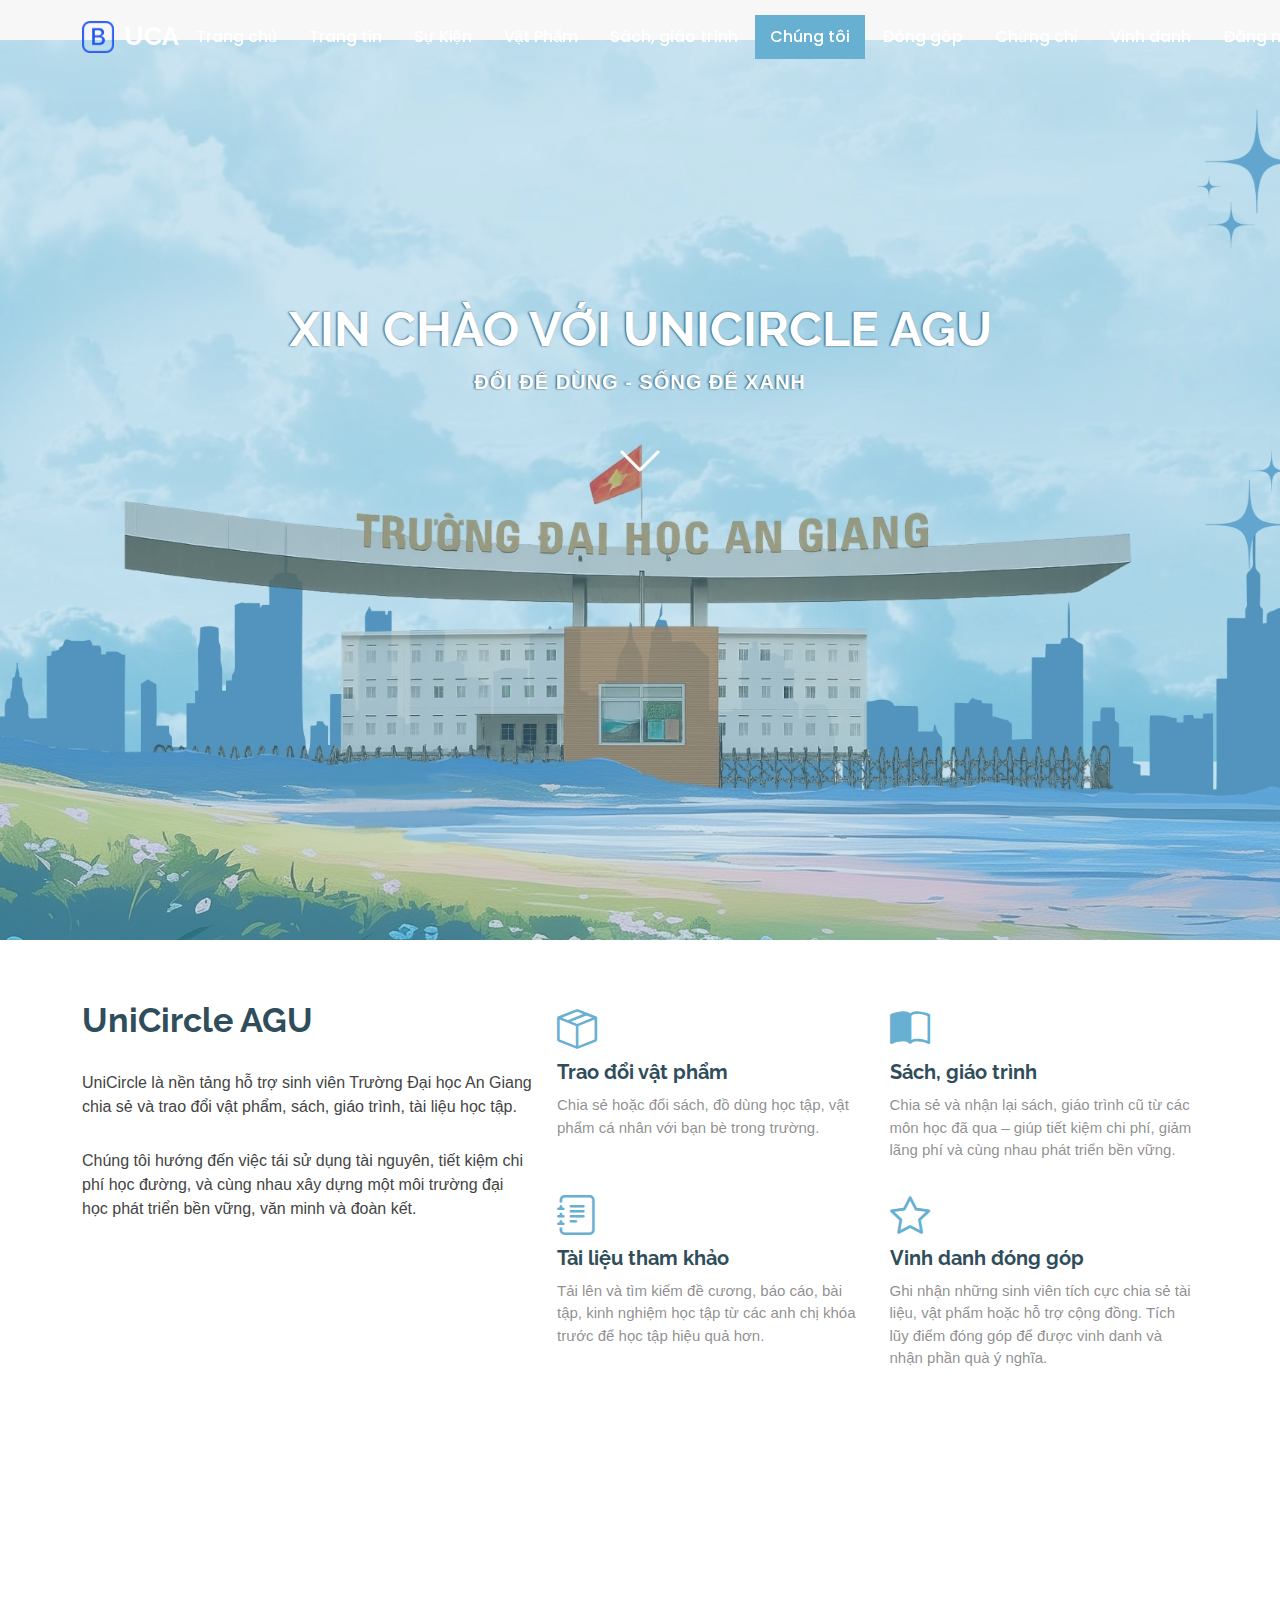
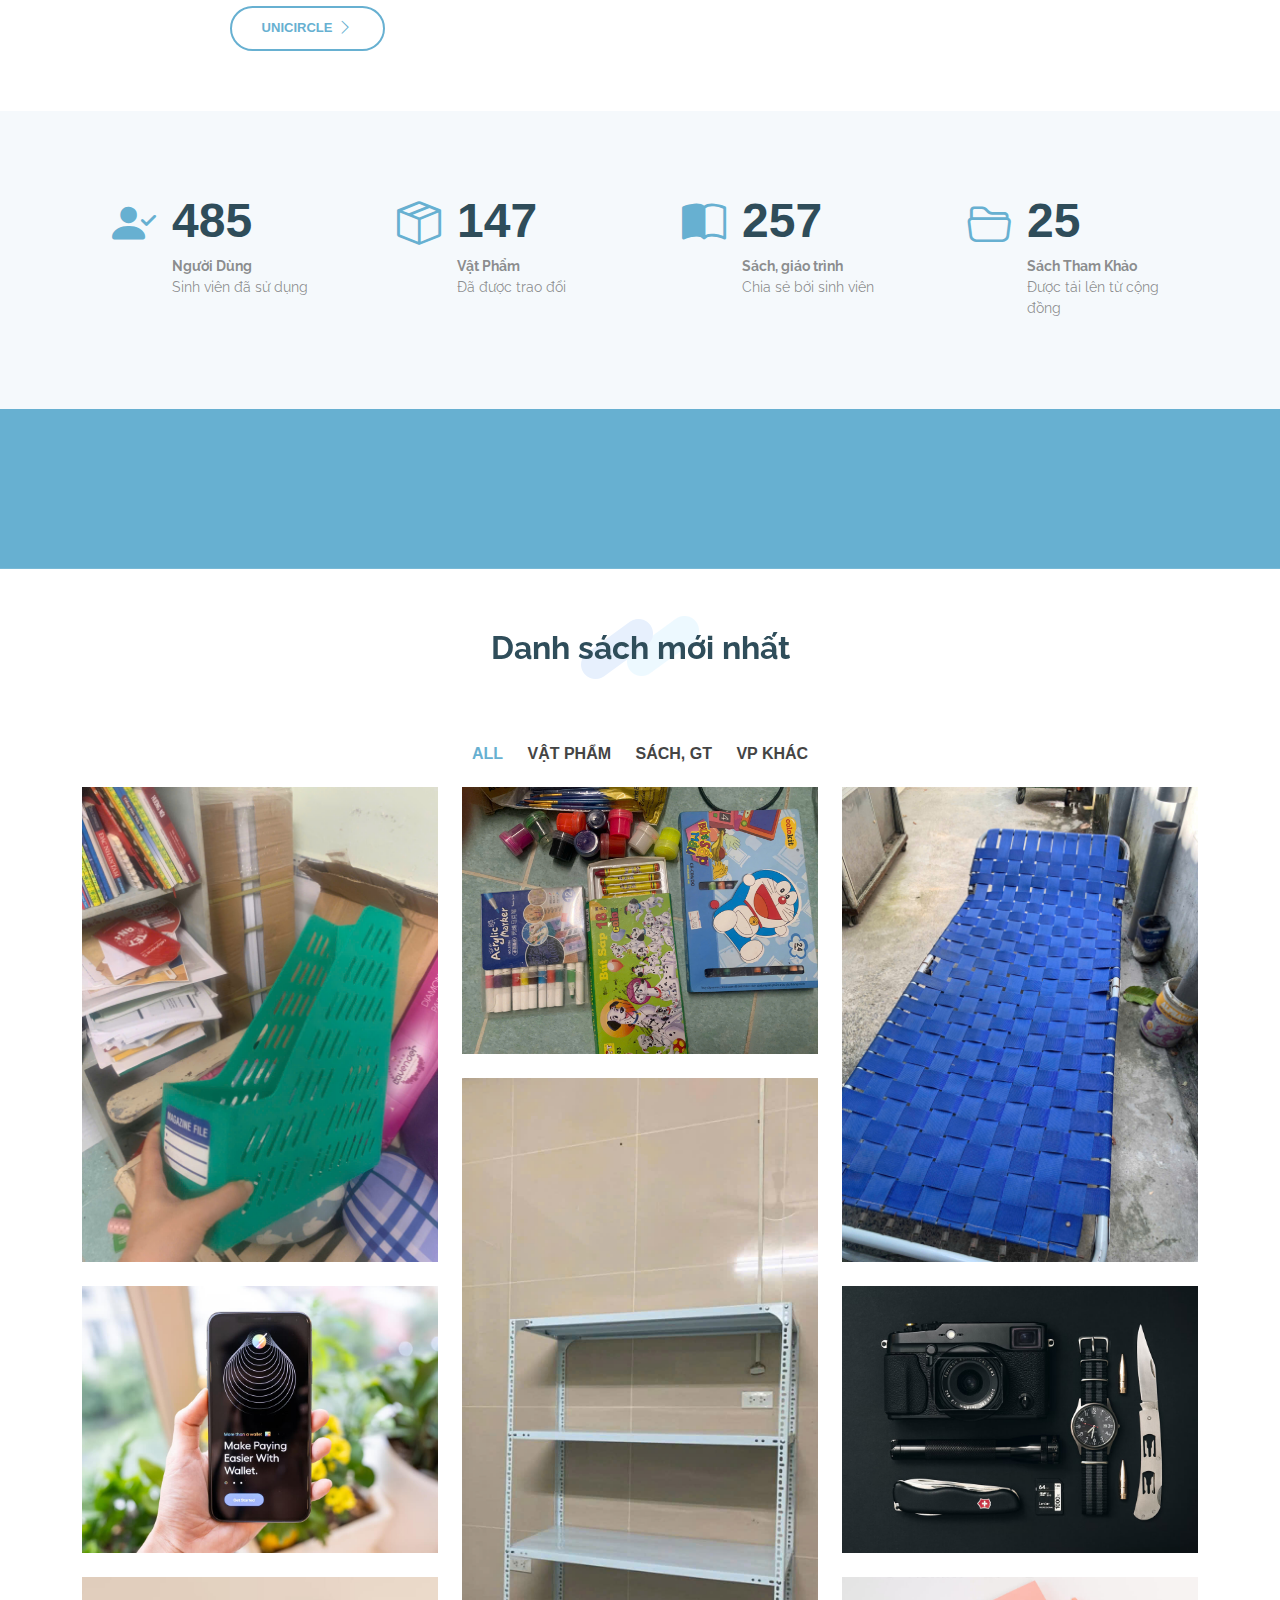
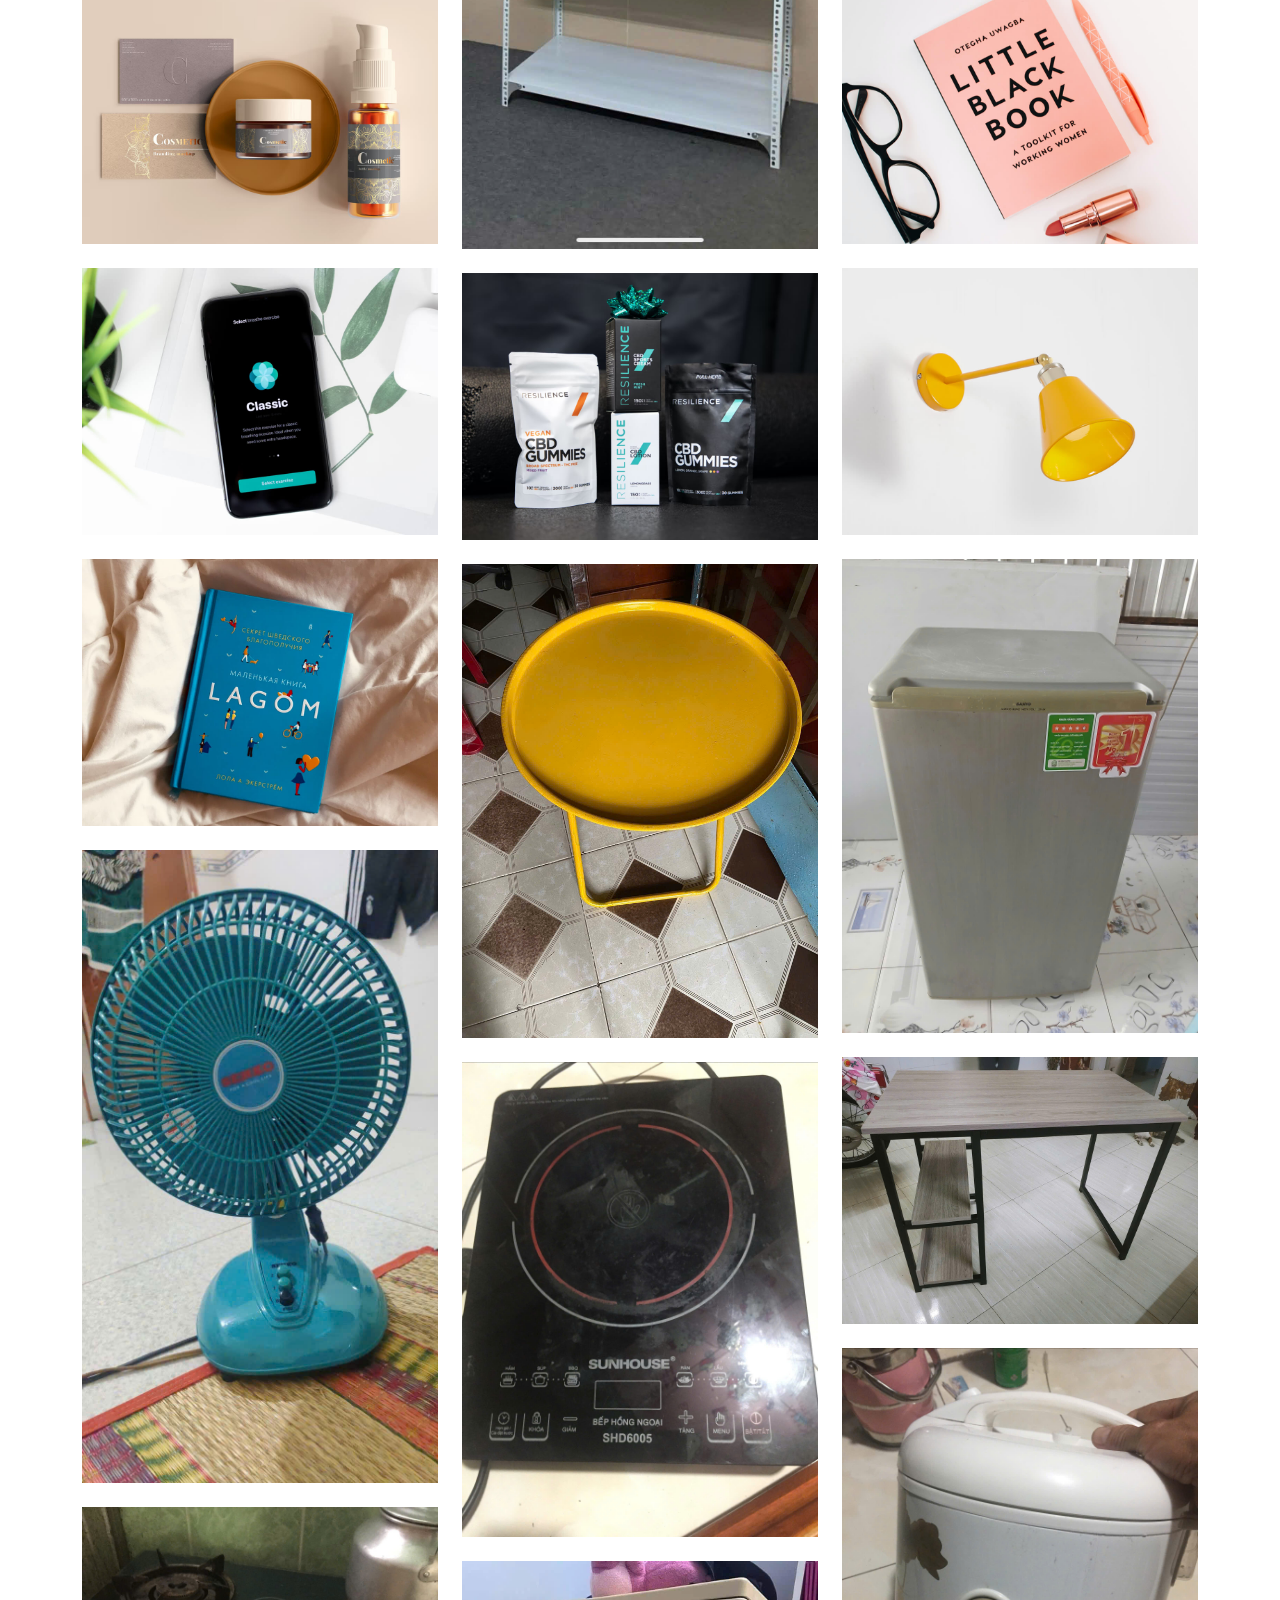
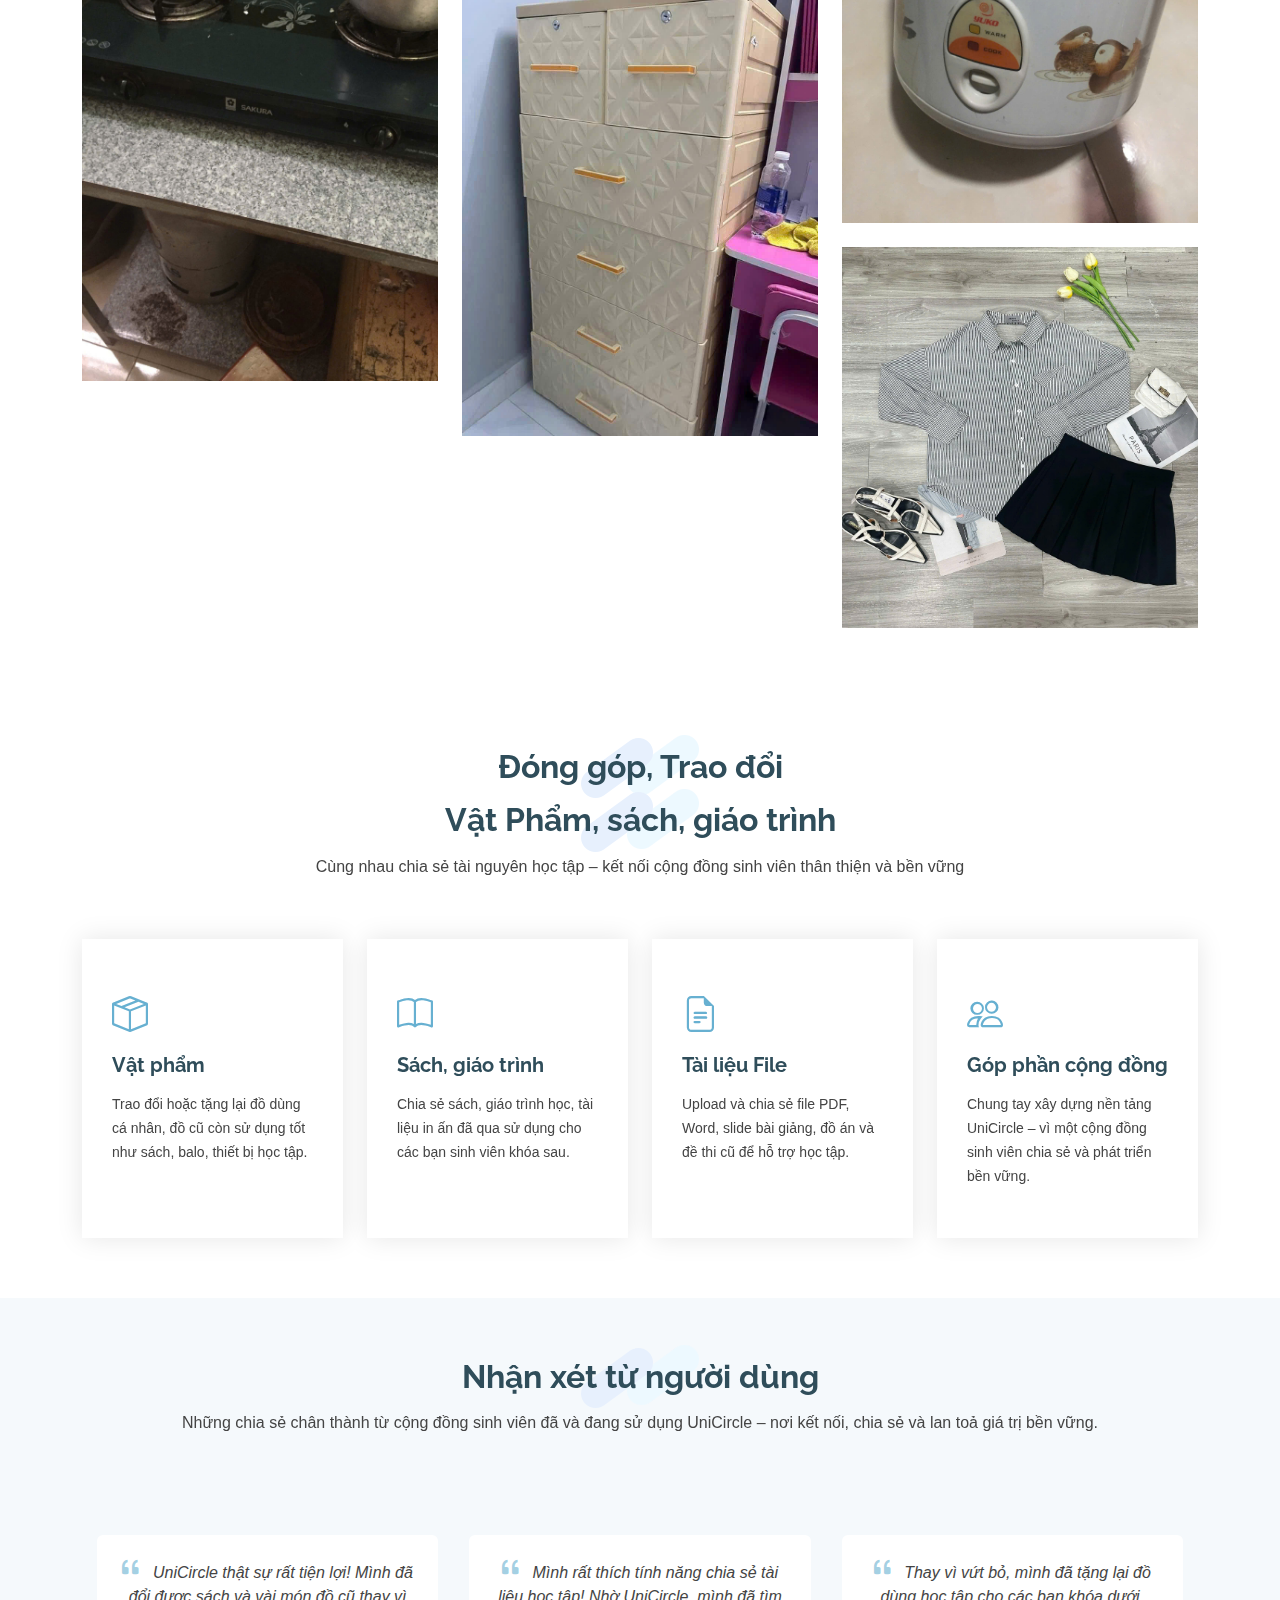
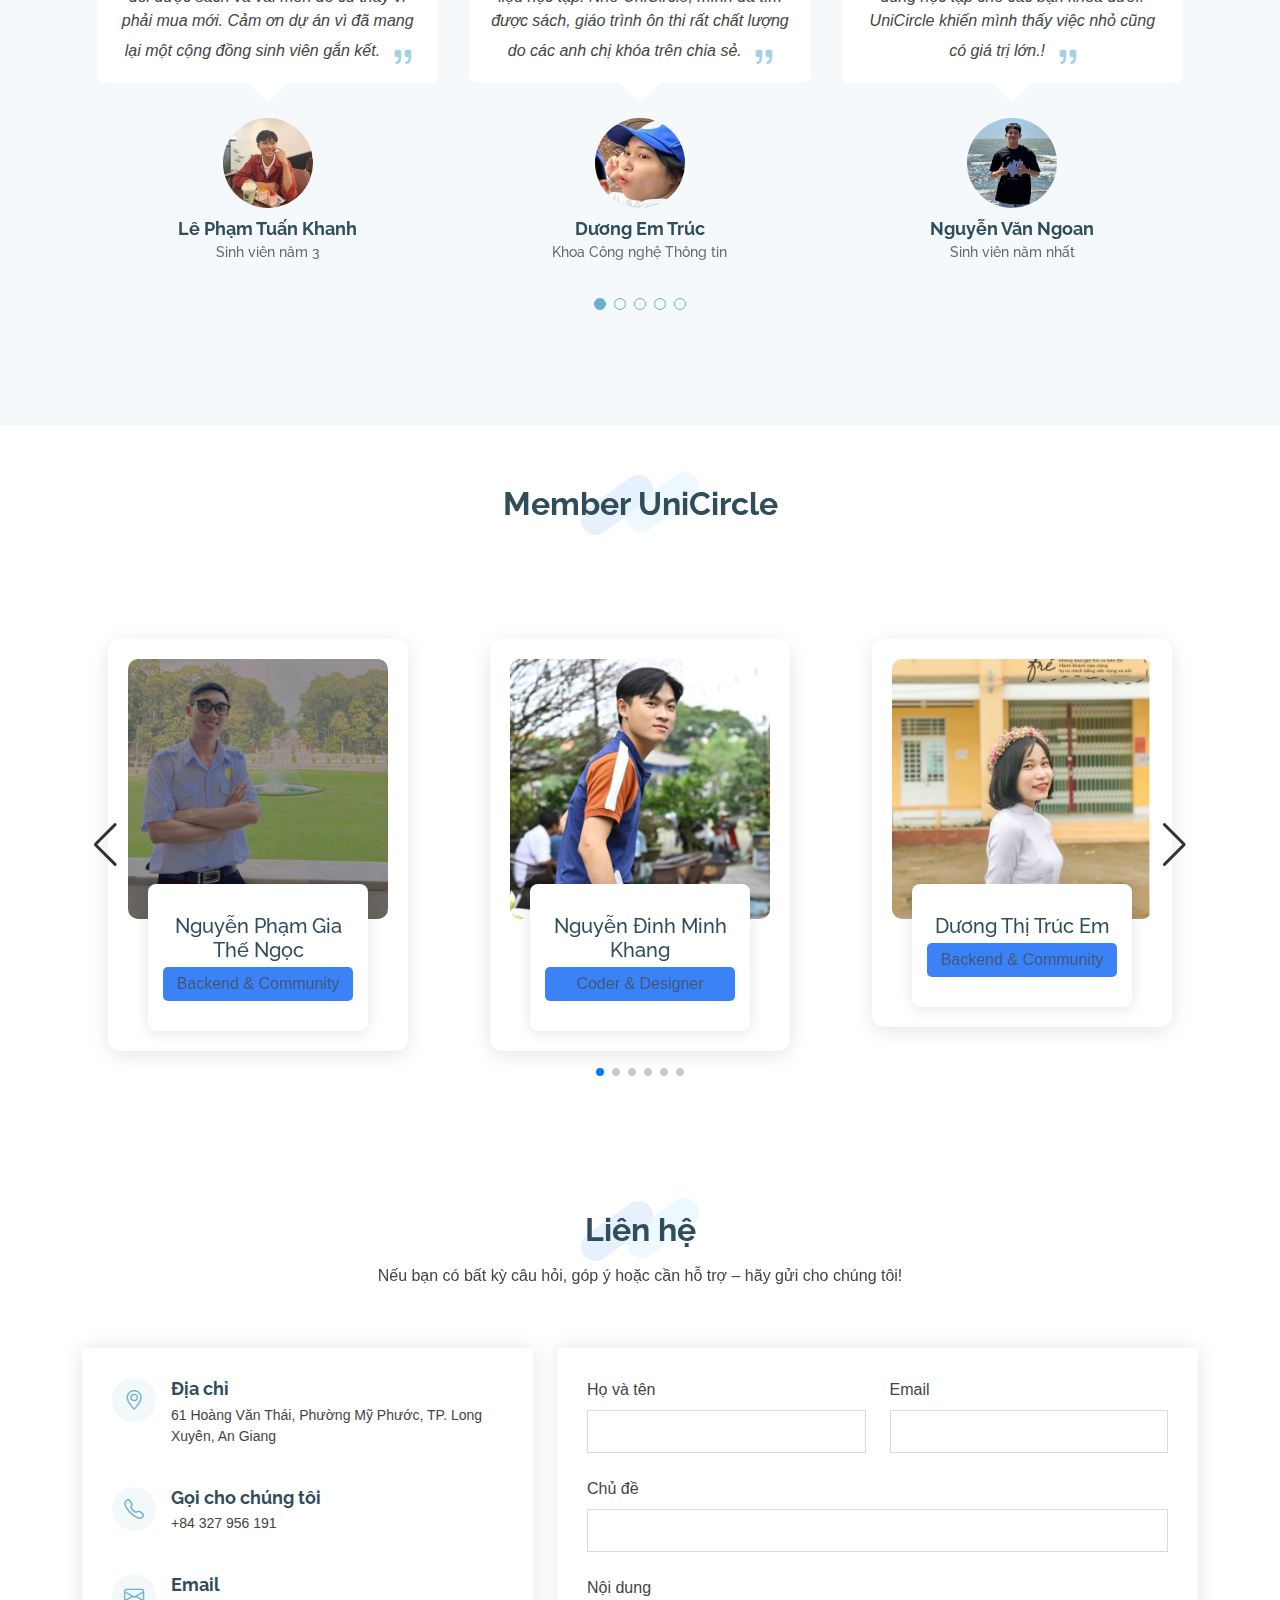
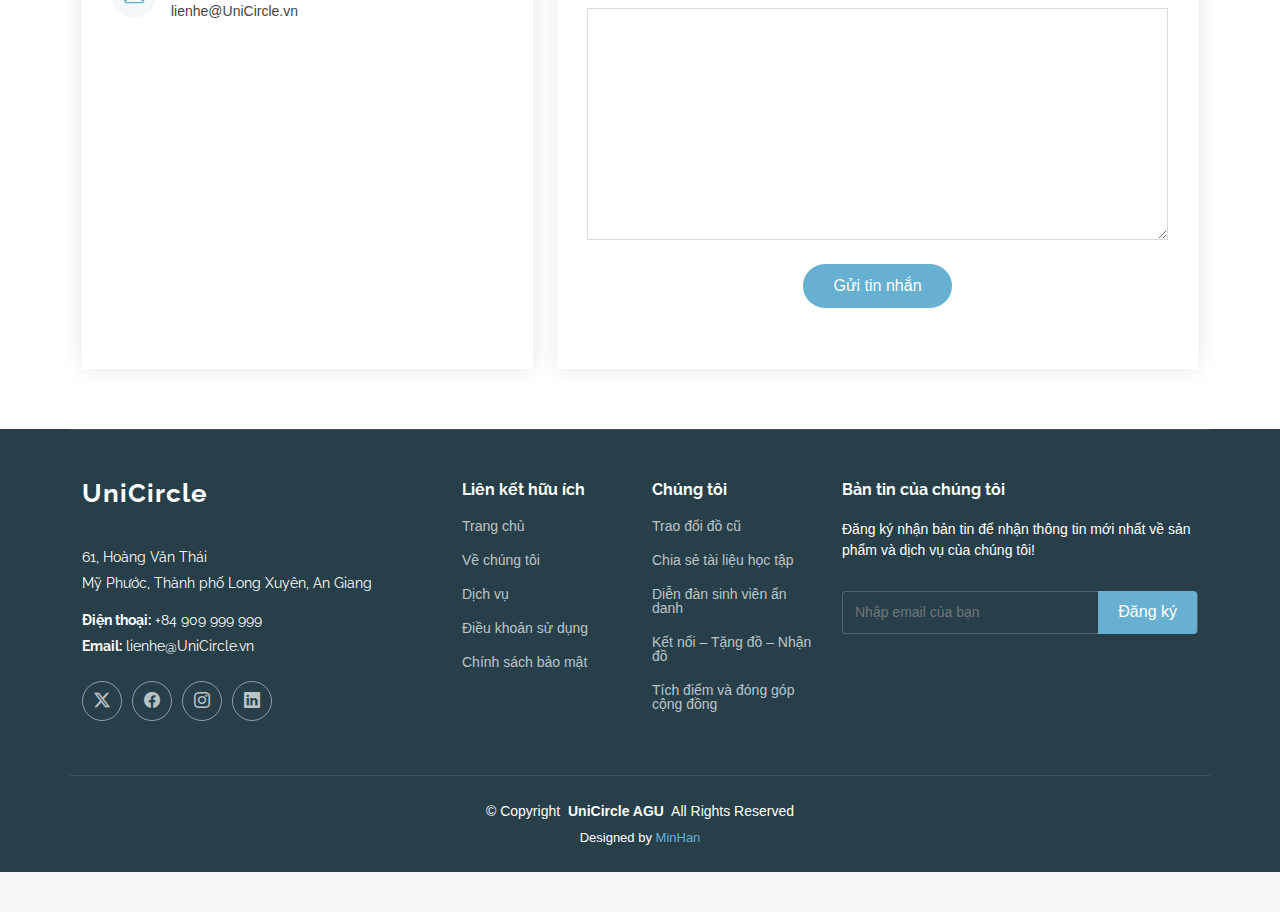
<file: index.html>
<!DOCTYPE html>
<html lang="en">

<head>
  <meta charset="utf-8">
  <meta content="width=device-width, initial-scale=1.0" name="viewport">
  <title>UniCircle AGU</title>
  <meta name="description" content="">
  <meta name="keywords" content="">
  <link href="assets/img/logo.png" rel="icon">
  <link href="assets/img/logo.png" rel="apple-touch-icon">
  <link href="https://fonts.googleapis.com" rel="preconnect">
  <link href="https://fonts.gstatic.com" rel="preconnect" crossorigin>
  <link
    href="https://fonts.googleapis.com/css2?family=Roboto:ital,wght@0,100;0,300;0,400;0,500;0,700;0,900;1,100;1,300;1,400;1,500;1,700;1,900&family=Poppins:ital,wght@0,100;0,200;0,300;0,400;0,500;0,600;0,700;0,800;0,900;1,100;1,200;1,300;1,400;1,500;1,600;1,700;1,800;1,900&family=Raleway:ital,wght@0,100;0,200;0,300;0,400;0,500;0,600;0,700;0,800;0,900;1,100;1,200;1,300;1,400;1,500;1,600;1,700;1,800;1,900&display=swap"
    rel="stylesheet">
  <link href="assets/vendor/bootstrap/css/bootstrap.min.css" rel="stylesheet">
  <link href="assets/vendor/bootstrap-icons/bootstrap-icons.css" rel="stylesheet">
  <link href="assets/vendor/aos/aos.css" rel="stylesheet">
  <link href="assets/vendor/glightbox/css/glightbox.min.css" rel="stylesheet">
  <link href="assets/vendor/swiper/swiper-bundle.min.css" rel="stylesheet">
  <link href="assets/css/main.css" rel="stylesheet">
  <style>
    body {
      font-family: Arial, sans-serif;
      background: #f7f7f7;
      padding: 40px 0;
    }

    .team-member {
      background: #fff;
      padding: 20px;
      border-radius: 12px;
      text-align: center;
      box-shadow: 0 4px 20px rgba(0, 0, 0, 0.1);
      margin: 0 auto;
      max-width: 300px;
    }

    .member-img img {
      border-radius: 50%;
      width: 150px;
      height: 150px;
      object-fit: cover;
      margin-bottom: 15px;
    }

    .member-info h4 {
      margin-bottom: 5px;
      font-weight: bold;
      font-size: 1.2rem;
    }

    .member-info span {
      display: inline-block;
      background: #3b82f6;
      color: #fff;
      padding: 5px 12px;
      border-radius: 5px;
      font-size: 0.9rem;
    }

    .social a {
      color: #444;
      margin: 0 5px;
      font-size: 1.1rem;
    }

    .swiper {
      width: 100%;
      padding: 40px 0;
    }

    .swiper-button-next,
    .swiper-button-prev {
      color: #333;
    }

    @media (max-width: 767px) {
      .team-member {
        max-width: 80%;
      }

      .member-img img {
        width: 120px;
        height: 120px;
      }

      .member-info h4 {
        font-size: 1rem;
      }

      .member-info span {
        font-size: 0.8rem;
      }

      .social a {
        font-size: 1rem;
      }
    }
  </style>
</head>

<body class="index-page scrolled" data-aos-easing="ease-in-out" data-aos-duration="600" data-aos-delay="0">

  <header id="header" class="header d-flex align-items-center fixed-top">
    <div class="container-fluid container-xl position-relative d-flex align-items-center justify-content-between">
      <a href="index.html" class="logo d-flex align-items-center me-auto me-xl-0">
        <img src="assets/img/logo.png" alt="UniCircle Logo" style="height:40px; width:auto; margin-right:10px;">
        <h1 class="sitename">UCA</h1>
      </a>
      <nav id="navmenu" class="navmenu">
        <ul>
          <li><a href="index.html">Trang chủ</a></li>
          <li><a href="trangtin.html">Trang tin</a></li>
          <li><a href="event.html">Sự Kiện</a></li>
          <li><a href="index.html#portfolio">Vật Phẩm</a></li>
          <li><a href="index.html#portfolio">Sách, giáo trình</a></li>
          <li><a href="about.html" class="active">Chúng tôi</a></li>
          <li><a href="index.html#contact">Đóng góp</a></li>
          <li><a href="chungchi.html">Chứng chỉ</a></li>
          <li><a href="vinhdanh.html">Vinh danh</a></li>
          <li><a href="login.html">Đăng nhập</a></li>
          <!-- <li><a href="#portfolio">Vinh Danh</a></li> -->
        </ul>
        <i class="mobile-nav-toggle d-xl-none bi bi-list"></i>


      </nav>

    </div>
  </header>



  <main class="main">

    <section id="hero" class="hero section accent-background">
      <img src="assets/img/hero-bg.jpg" alt="" data-aos="fade-in" class="aos-init aos-animate">
      <div class="container text-center aos-init aos-animate" data-aos="fade-up" data-aos-delay="100">
        <h2>Xin chào với UniCircle AGU</h2>
        <p>Đổi để dùng - Sống để xanh</p>
        <a href="#about" class="btn-scroll" title="Scroll Down"><i class="bi bi-chevron-down"></i></a>
      </div>
    </section>

    <section id="about" class="about section">
      <div class="container">
        <div class="row gy-5">
          <div class="content col-xl-5 d-flex flex-column aos-init aos-animate" data-aos="fade-up" data-aos-delay="100">
            <h3>UniCircle AGU</h3>
            <p>UniCircle là nền tảng hỗ trợ sinh viên Trường Đại học An Giang chia sẻ và trao đổi vật phẩm, sách, giáo
              trình, tài liệu học tập.</p>
            <p>Chúng tôi hướng đến việc tái sử dụng tài nguyên, tiết kiệm chi phí học đường, và cùng nhau xây dựng một
              môi trường đại học phát triển bền vững, văn minh và đoàn kết.</p>

            <div style="display: flex; justify-content: center; align-items: center; margin: 20px 0;">
             
              <iframe width="100%" height="315" src="https://www.youtube.com/embed/t93wem5Myh8"
                title="UniCircle AGU Video" frameborder="0" style="border-radius: 12px;"
                allow="accelerometer; autoplay; clipboard-write; encrypted-media; gyroscope; picture-in-picture; web-share"
                allowfullscreen>
              </iframe>
            </div>

            <a href="#" class="about-btn align-self-center">
              <span>UniCircle</span> <i class="bi bi-chevron-right"></i>
            </a>
          </div>

          <div class="col-xl-7 aos-init aos-animate" data-aos="fade-up" data-aos-delay="200">
            <div class="row gy-4">
              <div class="col-md-6 icon-box position-relative">
                <i class="bi bi-box-seam"></i>
                <h4>Trao đổi vật phẩm</h4>
                <p>Chia sẻ hoặc đổi sách, đồ dùng học tập, vật phẩm cá nhân với bạn bè trong trường.</p>
              </div>
              <div class="col-md-6 icon-box position-relative">
                <i class="bi bi-book-half"></i>
                <h4>Sách, giáo trình</h4>
                <p>Chia sẻ và nhận lại sách, giáo trình cũ từ các môn học đã qua – giúp tiết kiệm chi phí, giảm lãng phí
                  và cùng nhau phát triển bền vững.</p>
              </div>
              <div class="col-md-6 icon-box position-relative">
                <i class="bi bi-journal-text"></i>
                <h4>Tài liệu tham khảo</h4>
                <p>Tải lên và tìm kiếm đề cương, báo cáo, bài tập, kinh nghiệm học tập từ các anh chị khóa trước để học
                  tập hiệu quả hơn.</p>
              </div>
              <div class="col-md-6 icon-box position-relative">
                <i class="bi bi-star"></i>
                <h4>Vinh danh đóng góp</h4>
                <p>Ghi nhận những sinh viên tích cực chia sẻ tài liệu, vật phẩm hoặc hỗ trợ cộng đồng. Tích lũy điểm
                  đóng góp để được vinh danh và nhận phần quà ý nghĩa.</p>
              </div>
            </div>
          </div>
        </div>
      </div>
    </section>

    <section id="stats" class="stats section light-background">
      <div class="container aos-init aos-animate" data-aos="fade-up" data-aos-delay="100">
        <div class="row gy-4">
          <div class="col-lg-3 col-md-6">
            <div class="stats-item">
              <i class="bi bi-person-check-fill"></i>
              <span data-purecounter-start="0" data-purecounter-end="485" data-purecounter-duration="0"
                class="purecounter">485</span>
              <p><strong>Người Dùng</strong><br><span>Sinh viên đã sử dụng</span></p>
            </div>
          </div>
          <div class="col-lg-3 col-md-6">
            <div class="stats-item">
              <i class="bi bi-box-seam"></i>
              <span data-purecounter-start="0" data-purecounter-end="147" data-purecounter-duration="0"
                class="purecounter">147</span>
              <p><strong>Vật Phẩm</strong><br><span>Đã được trao đổi</span></p>
            </div>
          </div>
          <div class="col-lg-3 col-md-6">
            <div class="stats-item">
              <i class="bi bi-book-half"></i>
              <span data-purecounter-start="0" data-purecounter-end="257" data-purecounter-duration="0"
                class="purecounter">257</span>
              <p><strong>Sách, giáo trình</strong><br><span>Chia sẻ bởi sinh viên</span></p>
            </div>
          </div>
          <div class="col-lg-3 col-md-6">
            <div class="stats-item">
              <i class="bi bi-folder2-open"></i>
              <span data-purecounter-start="0" data-purecounter-end="25" data-purecounter-duration="0"
                class="purecounter">25</span>
              <p><strong>Sách Tham Khảo</strong><br><span>Được tải lên từ cộng đồng</span></p>
            </div>
          </div>
        </div>
      </div>
    </section>

    <section id="call-to-action" class="call-to-action section accent-background">
      <img src="assets/img/agu_br.jpg" alt="">
      <div class="container">
        <div class="row justify-content-center aos-init aos-animate" data-aos="zoom-in" data-aos-delay="100">
          <div class="col-xl-10">
            <div class="text-center">
            </div>
          </div>
        </div>
      </div>
    </section>

    <section id="portfolio" class="portfolio section">
      <div class="container section-title aos-init aos-animate" data-aos="fade-up">
        <h2>Danh sách mới nhất</h2>
      </div>
      <div class="container">
        <div class="isotope-layout" data-default-filter="*" data-layout="masonry" data-sort="original-order">
          <ul class="portfolio-filters isotope-filters aos-init aos-animate" data-aos="fade-up" data-aos-delay="100">
            <li data-filter="*" class="filter-active">All</li>
            <li data-filter=".filter-product">Vật Phẩm</li>
            <li data-filter=".filter-books">Sách, GT</li>
            <li data-filter=".filter-branding">VP Khác</li>
          </ul>
          <div class="row gy-4 isotope-container aos-init aos-animate" data-aos="fade-up" data-aos-delay="200">
            <div class="col-lg-4 col-md-6 portfolio-item isotope-item filter-app">
              <img src="assets/img/portfolio/1.jpg" class="img-fluid" alt="">
              <div class="portfolio-info">
                <h4>App 1</h4>
                <p>Lorem ipsum, dolor sit amet consectetur</p>
                <a href="assets/img/portfolio/1.jpg" title="App 1" data-gallery="portfolio-gallery-app"
                  class="glightbox preview-link"><i class="bi bi-zoom-in"></i></a>
                <a href="portfolio-details.html" title="More Details" class="details-link"><i
                    class="bi bi-link-45deg"></i></a>
              </div>
            </div>
            <div class="col-lg-4 col-md-6 portfolio-item isotope-item filter-product">
              <img src="assets/img/portfolio/2.jpg" class="img-fluid" alt="">
              <div class="portfolio-info">
                <h4>Product 1</h4>
                <p>Lorem ipsum, dolor sit amet consectetur</p>
                <a href="assets/img/portfolio/2.jpg" title="Product 1" data-gallery="portfolio-gallery-product"
                  class="glightbox preview-link"><i class="bi bi-zoom-in"></i></a>
                <a href="portfolio-details.html" title="More Details" class="details-link"><i
                    class="bi bi-link-45deg"></i></a>
              </div>
            </div>
            <div class="col-lg-4 col-md-6 portfolio-item isotope-item filter-branding">
              <img src="assets/img/portfolio/3.jpg" class="img-fluid" alt="">
              <div class="portfolio-info">
                <h4>Branding 1</h4>
                <p>Lorem ipsum, dolor sit amet consectetur</p>
                <a href="assets/img/portfolio/3.jpg" title="Branding 1"
                  data-gallery="portfolio-gallery-branding" class="glightbox preview-link"><i
                    class="bi bi-zoom-in"></i></a>
                <a href="portfolio-details.html" title="More Details" class="details-link"><i
                    class="bi bi-link-45deg"></i></a>
              </div>
            </div>
            <div class="col-lg-4 col-md-6 portfolio-item isotope-item filter-books">
              <img src="assets/img/portfolio/4.jpg" class="img-fluid" alt="">
              <div class="portfolio-info">
                <h4>Books 1</h4>
                <p>Lorem ipsum, dolor sit amet consectetur</p>
                <a href="assets/img/portfolio/4.jpg" title="Books 1" data-gallery="portfolio-gallery-book"
                  class="glightbox preview-link"><i class="bi bi-zoom-in"></i></a>
                <a href="portfolio-details.html" title="More Details" class="details-link"><i
                    class="bi bi-link-45deg"></i></a>
              </div>
            </div>
            <div class="col-lg-4 col-md-6 portfolio-item isotope-item filter-app">
              <img src="assets/img/portfolio/app-2.jpg" class="img-fluid" alt="">
              <div class="portfolio-info">
                <h4>App 2</h4>
                <p>Lorem ipsum, dolor sit amet consectetur</p>
                <a href="assets/img/portfolio/app-2.jpg" title="App 2" data-gallery="portfolio-gallery-app"
                  class="glightbox preview-link"><i class="bi bi-zoom-in"></i></a>
                <a href="portfolio-details.html" title="More Details" class="details-link"><i
                    class="bi bi-link-45deg"></i></a>
              </div>
            </div>
            <div class="col-lg-4 col-md-6 portfolio-item isotope-item filter-product">
              <img src="assets/img/portfolio/product-2.jpg" class="img-fluid" alt="">
              <div class="portfolio-info">
                <h4>Product 2</ Welfare <p>Lorem ipsum, dolor sit amet consectetur</p>
                  <a href="assets/img/portfolio/product-2.jpg" title="Product 2"
                    data-gallery="portfolio-gallery-product" class="glightbox preview-link"><i
                      class="bi bi-zoom-in"></i></a>
                  <a href="portfolio-details.html" title="More Details" class="details-link"><i
                      class="bi bi-link-45deg"></i></a>
              </div>
            </div>
            <div class="col-lg-4 col-md-6 portfolio-item isotope-item filter-branding">
              <img src="assets/img/portfolio/branding-2.jpg" class="img-fluid" alt="">
              <div class="portfolio-info">
                <h4>Branding 2</h4>
                <p>Lorem ipsum, dolor sit amet consectetur</p>
                <a href="assets/img/portfolio/branding-2.jpg" title="Branding 2"
                  data-gallery="portfolio-gallery-branding" class="glightbox preview-link"><i
                    class="bi bi-zoom-in"></i></a>
                <a href="portfolio-details.html" title="More Details" class="details-link"><i
                    class="bi bi-link-45deg"></i></a>
              </div>
            </div>
            <div class="col-lg-4 col-md-6 portfolio-item isotope-item filter-books">
              <img src="assets/img/portfolio/books-2.jpg" class="img-fluid" alt="">
              <div class="portfolio-info">
                <h4>Books 2</h4>
                <p>Lorem ipsum, dolor sit amet consectetur</p>
                <a href="assets/img/portfolio/books-2.jpg" title="Books 2" data-gallery="portfolio-gallery-book"
                  class="glightbox preview-link"><i class="bi bi-zoom-in"></i></a>
                <a href="portfolio-details.html" title="More Details" class="details-link"><i
                    class="bi bi-link-45deg"></i></a>
              </div>
            </div>
            <div class="col-lg-4 col-md-6 portfolio-item isotope-item filter-app">
              <img src="assets/img/portfolio/app-3.jpg" class="img-fluid" alt="">
              <div class="portfolio-info">
                <h4>App 3</h4>
                <p>Lorem ipsum, dolor sit amet consectetur</p>
                <a href="assets/img/portfolio/app-3.jpg" title="App 3" data-gallery="portfolio-gallery-app"
                  class="glightbox preview-link"><i class="bi bi-zoom-in"></i></a>
                <a href="portfolio-details.html" title="More Details" class="details-link"><i
                    class="bi bi-link-45deg"></i></a>
              </div>
            </div>
            <div class="col-lg-4 col-md-6 portfolio-item isotope-item filter-product">
              <img src="assets/img/portfolio/product-3.jpg" class="img-fluid" alt="">
              <div class="portfolio-info">
                <h4>Product 3</h4>
                <p>Lorem ipsum, dolor sit amet consectetur</p>
                <a href="assets/img/portfolio/product-3.jpg" title="Product 3" data-gallery="portfolio-gallery-product"
                  class="glightbox preview-link"><i class="bi bi-zoom-in"></i></a>
                <a href="portfolio-details.html" title="More Details" class="details-link"><i
                    class="bi bi-link-45deg"></i></a>
              </div>
            </div>
            <div class="col-lg-4 col-md-6 portfolio-item isotope-item filter-branding">
              <img src="assets/img/portfolio/branding-3.jpg" class="img-fluid" alt="">
              <div class="portfolio-info">
                <h4>Branding 3</h4>
                <p>Lorem ipsum, dolor sit amet consectetur</p>
                <a href="assets/img/portfolio/branding-3.jpg" title="Branding 3"
                  data-gallery="portfolio-gallery-branding" class="glightbox preview-link"><i
                    class="bi bi-zoom-in"></i></a>
                <a href="portfolio-details.html" title="More Details" class="details-link"><i
                    class="bi bi-link-45deg"></i></a>
              </div>
            </div>
            <div class="col-lg-4 col-md-6 portfolio-item isotope-item filter-books">
              <img src="assets/img/portfolio/books-3.jpg" class="img-fluid" alt="">
              <div class="portfolio-info">
                <h4>Books 3</h4>
                <p>Lorem ipsum, dolor sit amet consectetur</p>
                <a href="assets/img/portfolio/books-3.jpg" title="Books 3" data-gallery="portfolio-gallery-book"
                  class="glightbox preview-link"><i class="bi bi-zoom-in"></i></a>
                <a href="portfolio-details.html" title="More Details" class="details-link"><i
                    class="bi bi-link-45deg"></i></a>
              </div>
            </div>

              








<div class="col-lg-4 col-md-6 portfolio-item isotope-item filter-product">
  <img src="assets/img/portfolio/5.jpg" class="img-fluid" alt="">
  <div class="portfolio-info">
    <h4>Product 3</h4>
    <p>Lorem ipsum, dolor sit amet consectetur</p>
    <a href="assets/img/portfolio/5.jpg" title="Product 3" data-gallery="portfolio-gallery-product" class="glightbox preview-link"><i class="bi bi-zoom-in"></i></a>
    <a href="portfolio-details.html" title="More Details" class="details-link"><i class="bi bi-link-45deg"></i></a>
  </div>
</div>
<div class="col-lg-4 col-md-6 portfolio-item isotope-item filter-product">
  <img src="assets/img/portfolio/6.jpg" class="img-fluid" alt="">
  <div class="portfolio-info">
    <h4>Product 4</h4>
    <p>Lorem ipsum, dolor sit amet consectetur</p>
    <a href="assets/img/portfolio/6.jpg" title="Product 4" data-gallery="portfolio-gallery-product" class="glightbox preview-link"><i class="bi bi-zoom-in"></i></a>
    <a href="portfolio-details.html" title="More Details" class="details-link"><i class="bi bi-link-45deg"></i></a>
  </div>
</div>
<div class="col-lg-4 col-md-6 portfolio-item isotope-item filter-product">
  <img src="assets/img/portfolio/7.jpg" class="img-fluid" alt="">
  <div class="portfolio-info">
    <h4>Product 5</h4>
    <p>Lorem ipsum, dolor sit amet consectetur</p>
    <a href="assets/img/portfolio/7.jpg" title="Product 5" data-gallery="portfolio-gallery-product" class="glightbox preview-link"><i class="bi bi-zoom-in"></i></a>
    <a href="portfolio-details.html" title="More Details" class="details-link"><i class="bi bi-link-45deg"></i></a>
  </div>
</div>
<div class="col-lg-4 col-md-6 portfolio-item isotope-item filter-product">
  <img src="assets/img/portfolio/8.jpg" class="img-fluid" alt="">
  <div class="portfolio-info">
    <h4>Product 6</h4>
    <p>Lorem ipsum, dolor sit amet consectetur</p>
    <a href="assets/img/portfolio/8.jpg" title="Product 6" data-gallery="portfolio-gallery-product" class="glightbox preview-link"><i class="bi bi-zoom-in"></i></a>
    <a href="portfolio-details.html" title="More Details" class="details-link"><i class="bi bi-link-45deg"></i></a>
  </div>
</div>
<div class="col-lg-4 col-md-6 portfolio-item isotope-item filter-product">
  <img src="assets/img/portfolio/9.jpg" class="img-fluid" alt="">
  <div class="portfolio-info">
    <h4>Product 7</h4>
    <p>Lorem ipsum, dolor sit amet consectetur</p>
    <a href="assets/img/portfolio/9.jpg" title="Product 7" data-gallery="portfolio-gallery-product" class="glightbox preview-link"><i class="bi bi-zoom-in"></i></a>
    <a href="portfolio-details.html" title="More Details" class="details-link"><i class="bi bi-link-45deg"></i></a>
  </div>
</div>
<div class="col-lg-4 col-md-6 portfolio-item isotope-item filter-product">
  <img src="assets/img/portfolio/10.jpg" class="img-fluid" alt="">
  <div class="portfolio-info">
    <h4>Product 8</h4>
    <p>Lorem ipsum, dolor sit amet consectetur</p>
    <a href="assets/img/portfolio/10.jpg" title="Product 8" data-gallery="portfolio-gallery-product" class="glightbox preview-link"><i class="bi bi-zoom-in"></i></a>
    <a href="portfolio-details.html" title="More Details" class="details-link"><i class="bi bi-link-45deg"></i></a>
  </div>
</div>
<div class="col-lg-4 col-md-6 portfolio-item isotope-item filter-product">
  <img src="assets/img/portfolio/11.jpg" class="img-fluid" alt="">
  <div class="portfolio-info">
    <h4>Product 9</h4>
    <p>Lorem ipsum, dolor sit amet consectetur</p>
    <a href="assets/img/portfolio/11.jpg" title="Product 9" data-gallery="portfolio-gallery-product" class="glightbox preview-link"><i class="bi bi-zoom-in"></i></a>
    <a href="portfolio-details.html" title="More Details" class="details-link"><i class="bi bi-link-45deg"></i></a>
  </div>
</div>
<div class="col-lg-4 col-md-6 portfolio-item isotope-item filter-product">
  <img src="assets/img/portfolio/12.jpg" class="img-fluid" alt="">
  <div class="portfolio-info">
    <h4>Product 10</h4>
    <p>Lorem ipsum, dolor sit amet consectetur</p>
    <a href="assets/img/portfolio/12.jpg" title="Product 10" data-gallery portfolio-gallery-product" class="glightbox preview-link"><i class="bi bi-zoom-in"></i></a>
    <a href="portfolio-details.html" title="More Details" class="details-link"><i class="bi bi-link-45deg"></i></a>
  </div>
</div>
<div class="col-lg-4 col-md-6 portfolio-item isotope-item filter-product">
  <img src="assets/img/portfolio/13.jpg" class="img-fluid" alt="">
  <div class="portfolio-info">
    <h4>Product 11</h4>
    <p>Lorem ipsum, dolor sit amet consectetur</p>
    <a href="assets/img/portfolio/13.jpg" title="Product 11" data-gallery="portfolio-gallery-product" class="glightbox preview-link"><i class="bi bi-zoom-in"></i></a>
    <a href="portfolio-details.html" title="More Details" class="details-link"><i class="bi bi-link-45deg"></i></a>
  </div>
</div>


















          </div>
        </div>
      </div>
    </section>

    <section id="services" class="services section">
      <div class="container section-title aos-init aos-animate" data-aos="fade-up">
        <h2>Đóng góp, Trao đổi</h2>
        <h2>Vật Phẩm, sách, giáo trình</h2>
        <p>Cùng nhau chia sẻ tài nguyên học tập – kết nối cộng đồng sinh viên thân thiện và bền vững</p>
      </div>
      <div class="container">
        <div class="row gy-4">
          <div class="col-xl-3 col-md-6 d-flex aos-init aos-animate" data-aos="fade-up" data-aos-delay="100">
            <div class="service-item position-relative">
              <div class="icon"><i class="bi bi-box-seam icon"></i></div>
              <h4><a href="#" class="stretched-link">Vật phẩm</a></h4>
              <p>Trao đổi hoặc tặng lại đồ dùng cá nhân, đồ cũ còn sử dụng tốt như sách, balo, thiết bị học tập.</p>
            </div>
          </div>
          <div class="col-xl-3 col-md-6 d-flex aos-init aos-animate" data-aos="fade-up" data-aos-delay="200">
            <div class="service-item position-relative">
              <div class="icon"><i class="bi bi-book icon"></i></div>
              <h4><a href="#" class="stretched-link">Sách, giáo trình</a></h4>
              <p>Chia sẻ sách, giáo trình học, tài liệu in ấn đã qua sử dụng cho các bạn sinh viên khóa sau.</p>
            </div>
          </div>
          <div class="col-xl-3 col-md-6 d-flex aos-init aos-animate" data-aos="fade-up" data-aos-delay="300">
            <div class="service-item position-relative">
              <div class="icon"><i class="bi bi-file-earmark-text icon"></i></div>
              <h4><a href="#" class="stretched-link">Tài liệu File</a></h4>
              <p>Upload và chia sẻ file PDF, Word, slide bài giảng, đồ án và đề thi cũ để hỗ trợ học tập.</p>
            </div>
          </div>
          <div class="col-xl-3 col-md-6 d-flex aos-init aos-animate" data-aos="fade-up" data-aos-delay="400">
            <div class="service-item position-relative">
              <div class="icon"><i class="bi bi-people icon"></i></div>
              <h4><a href="#!" class="stretched-link">Góp phần cộng đồng</a></h4>
              <p>Chung tay xây dựng nền tảng UniCircle – vì một cộng đồng sinh viên chia sẻ và phát triển bền vững.</p>
            </div>
          </div>
        </div>
      </div>
    </section>

    <section id="testimonials" class="testimonials section light-background">
      <div class="container section-title aos-init aos-animate" data-aos="fade-up">
        <h2>Nhận xét từ người dùng</h2>
        <p>Những chia sẻ chân thành từ cộng đồng sinh viên đã và đang sử dụng UniCircle – nơi kết nối, chia sẻ và lan
          toả giá trị bền vững.</p>
      </div>
      <div class="container aos-init aos-animate" data-aos="fade-up" data-aos-delay="100">
        <div class="swiper init-swiper">
          <script type="application/json" class="swiper-config">
            {
              "loop": true,
              "speed": 600,
              "autoplay": {
                "delay": 5000
              },
              "slidesPerView": "auto",
              "pagination": {
                "el": ".swiper-pagination",
                "type": "bullets",
                "clickable": true
              },
              "breakpoints": {
                "320": {
                  "slidesPerView": 1,
                  "spaceBetween": 40
                },
                "1200": {
                  "slidesPerView": 3,
                  "spaceBetween": 1
                }
              }
            }
          </script>
          <div class="swiper-wrapper">
            <div class="swiper-slide">
              <div class="testimonial-item">
                <p>
                  <i class="bi bi-quote quote-icon-left"></i>
                  <span>UniCircle thật sự rất tiện lợi! Mình đã đổi được sách và vài món đồ cũ thay vì phải mua mới. Cảm
                    ơn dự án vì đã mang lại một cộng đồng sinh viên gắn kết.</span>
                  <i class="bi bi-quote quote-icon-right"></i>
                </p>
                <img src="assets/img/testimonials/1.jpg" class="testimonial-img" alt="">
                <h3>Lê Phạm Tuấn Khanh</h3>
                <h4>Sinh viên năm 3</h4>
              </div>
            </div>
            <div class="swiper-slide">
              <div class="testimonial-item">
                <p>
                  <i class="bi bi-quote quote-icon-left"></i>
                  <span>Mình rất thích tính năng chia sẻ tài liệu học tập! Nhờ UniCircle, mình đã tìm được sách, giáo
                    trình ôn thi rất chất lượng do các anh chị khóa trên chia sẻ.</span>
                  <i class="bi bi-quote quote-icon-right"></i>
                </p>
                <img src="assets/img/testimonials/2.jpg" class="testimonial-img" alt="">
                <h3>Dương Em Trúc</h3>
                <h4>Khoa Công nghệ Thông tin</h4>
              </div>
            </div>
            <div class="swiper-slide">
              <div class="testimonial-item">
                <p>
                  <i class="bi bi-quote quote-icon-left"></i>
                  <span>Thay vì vứt bỏ, mình đã tặng lại đồ dùng học tập cho các bạn khóa dưới. UniCircle khiến mình
                    thấy việc nhỏ cũng có giá trị lớn.!</span>
                  <i class="bi bi-quote quote-icon-right"></i>
                </p>
                <img src="assets/img/testimonials/3.jpg" class="testimonial-img" alt="">
                <h3>Nguyễn Văn Ngoan</h3>
                <h4>Sinh viên năm nhất</h4>
              </div>
            </div>
            <div class="swiper-slide">
              <div class="testimonial-item">
                <p>
                  <i class="bi bi-quote quote-icon-left"></i>
                  <span>UniCircle tạo ra một môi trường ý nghĩa – không chỉ tiết kiệm mà còn rất nhân văn. Mỗi món đồ
                    được trao đi là một hành động vì cộng đồng.</span>
                  <i class="bi bi-quote quote-icon-right"></i>
                </p>
                <img src="assets/img/testimonials/4.jpg" class="testimonial-img" alt="">
                <h3>Nguyễn Hải Đăng</h3>
                <h4>Thành viên tích cực</h4>
              </div>
            </div>
            <div class="swiper-slide">
              <div class="testimonial-item">
                <p>
                  <i class="bi bi-quote quote-icon-left"></i>
                  <span>Từ khi biết đến UniCircle, mình thấy việc học và kết nối với bạn bè trong trường trở nên thú vị
                    hơn. Giao diện dễ dùng, ý tưởng rất sáng tạo!</span>
                  <i class="bi bi-quote quote-icon-right"></i>
                </p>
                <img src="assets/img/testimonials/5.jpg" class="testimonial-img" alt="">
                <h3>Trương Huy Đan</h3>
                <h4>Thành viên mới</h4>
              </div>
            </div>
          </div>
          <div class="swiper-pagination"></div>
        </div>
      </div>
    </section>

    <section id="team" class="team section">
      <div class="container section-title aos-init aos-animate" data-aos="fade-up">
        <h2>Member UniCircle</h2>
      </div>
      <div class="container">
        <div class="swiper mySwiper">
          <div class="swiper-wrapper">
            <div class="swiper-slide">
              <div class="team-member">
                <div class="member-img">
                  <img src="assets/img/team/ngoc.png" alt="Nguyễn Phạm Gia Thế Ngọc">
                </div>
                <div class="member-info">
                  <div class="social">
                    <P href=""><i class="bi bi-twitter-x"></i></a>
                      <a href=""><i class="bi bi-facebook"></i></a>
                      <a href=""><i class="bi bi-instagram"></i></a>
                      <a href=""><i class="bi bi-linkedin"></i></a>
                  </div>
                  <h4>Nguyễn Phạm Gia Thế Ngọc</h4>
                  <span>Backend & Community</span>
                </div>
              </div>
            </div>
            <div class="swiper-slide">
              <div class="team-member">
                <div class="member-img">
                  <img src="assets/img/team/khang.png" alt="Nguyễn Đinh Minh Khang">
                </div>
                <div class="member-info">
                  <div class="social">
                    <a href="https://www.facebook.com/nguyen.inh.minh.khang.383481"><i class="bi bi-facebook"></i></a>
                    <a href="https://www.facebook.com/nguyen.inh.minh.khang.383481"><i class="bi bi-instagram"></i></a>
                  </div>
                  <h4>Nguyễn Đinh Minh Khang</h4>
                  <span>Coder & Designer</span>
                </div>
              </div>
            </div>
            <div class="swiper-slide">
              <div class="team-member">
                <div class="member-img">
                  <img src="assets/img/team/trucem.png" alt="Dương Thị Trúc Em">
                </div>
                <div class="member-info">
                  <div class="social">
                    <a href="#"><i class="bi bi-twitter-x"></i></a>
                    <a href="#"><i class="bi bi-facebook"></i></a>
                  </div>
                  <h4>Dương Thị Trúc Em</h4>
                  <span>Backend & Community</span>
                </div>
              </div>
            </div>
            <div class="swiper-slide">
              <div class="team-member">
                <div class="member-img">
                  <img src="assets/img/team/huy.png" alt="Trương Đan Huy">
                </div>
                <div class="member-info">
                  <div class="social">
                    <a href="#"><i class="bi bi-facebook"></i></a>
                  </div>
                  <h4>Trương Đan Huy</h4>
                  <span>Forum & Developer</span>
                </div>
              </div>
            </div>
            <div class="swiper-slide">
              <div class="team-member">
                <div class="member-img">
                  <img src="assets/img/team/nghi.png" alt="Quách Phượng Nghi">
                </div>
                <div class="member-info">
                  <div class="social">
                    <a href="#"><i class="bi bi-linkedin"></i></a>
                  </div>
                  <h4>Quách Phượng Nghi</h4>
                  <span>Leader</span>
                </div>
              </div>
            </div>
            <div class="swiper-slide">
              <div class="team-member">
                <div class="member-img">
                  <img src="assets/img/team/tan.png" alt="Hà Thanh Tấn">
                </div>
                <div class="member-info">
                  <div class="social">
                    <a href="#"><i class="bi bi-facebook"></i></a>
                  </div>
                  <h4>Hà Thanh Tấn</h4>
                  <span>Forum & Developer</span>
                </div>
              </div>
            </div>
          </div>
          <div class="swiper-button-next" tabindex="0" role="button" aria-label="Next slide"></div>
          <div class="swiper-button-prev" tabindex="0" role="button" aria-label="Previous slide"></div>
          <div class="swiper-pagination"></div>
        </div>
      </div>
    </section>

    <section id="contact" class="contact section">
      <div class="container section-title aos-init aos-animate" data-aos="fade-up">
        <h2>Liên hệ</h2>
        <p>Nếu bạn có bất kỳ câu hỏi, góp ý hoặc cần hỗ trợ – hãy gửi cho chúng tôi!</p>
      </div>
      <div class="container aos-init aos-animate" data-aos="fade-up" data-aos-delay="100">
        <div class="row gy-4">
          <div class="col-lg-5">
            <div class="info-wrap">
              <div class="info-item d-flex aos-init aos-animate" data-aos="fade-up" data-aos-delay="200">
                <i class="bi bi-geo-alt flex-shrink-0"></i>
                <div>
                  <h3>Địa chỉ</h3>
                  <p>61 Hoàng Văn Thái, Phường Mỹ Phước, TP. Long Xuyên, An Giang</p>
                </div>
              </div>
              <div class="info-item d-flex aos-init aos-animate" data-aos="fade-up" data-aos-delay="300">
                <i class="bi bi-telephone flex-shrink-0"></i>
                <div>
                  <h3>Gọi cho chúng tôi</h3>
                  <p>+84 327 956 191</p>
                </div>
              </div>
              <div class="info-item d-flex aos-init aos-animate" data-aos="fade-up" data-aos-delay="400">
                <i class="bi bi-envelope flex-shrink-0"></i>
                <div>
                  <h3>Email</h3>
                  <p>lienhe@UniCircle.vn</p>
                </div>
              </div>
              <iframe
                src="https://www.google.com/maps?q=61%20Ho%C3%A0ng%20V%C4%83n%20Th%C3%A1i%2C%20Long%20Xuy%C3%AAn%2C%20An%20Giang&output=embed"
                frameborder="0" style="border:0; width: 100%; height: 270px;" allowfullscreen="" loading="lazy"
                referrerpolicy="no-referrer-when-downgrade"></iframe>
            </div>
          </div>
          <div class="col-lg-7">
            <form action="forms/contact.php" method="post" class="php-email-form aos-init aos-animate"
              data-aos="fade-up" data-aos-delay="200">
              <div class="row gy-4">
                <div class="col-md-6">
                  <label for="name-field" class="pb-2">Họ và tên</label>
                  <input type="text" name="name" id="name-field" class="form-control" required="">
                </div>
                <div class="col-md-6">
                  <label for="email-field" class="pb-2">Email</label>
                  <input type="email" class="form-control" name="email" id="email-field" required="">
                </div>
                <div class="col-md-12">
                  <label for="subject-field" class="pb-2">Chủ đề</label>
                  <input type="text" class="form-control" name="subject" id="subject-field" required="">
                </div>
                <div class="col-md-12">
                  <label for="message-field" class="pb-2">Nội dung</label>
                  <textarea class="form-control" name="message" rows="10" id="message-field" required=""></textarea>
                </div>
                <div class="col-md-12 text-center">
                  <div class="loading">Đang gửi...</div>
                  <div class="error-message"></div>
                  <div class="sent-message">Tin nhắn của bạn đã được gửi. Cảm ơn bạn!</div>
                  <button type="submit">Gửi tin nhắn</button>
                </div>
              </div>
            </form>
          </div>
        </div>
      </div>
    </section>







    <!-- Custom CSS for centering and styling -->
    <style>
      .team-member {
        text-align: center;
        margin: auto;
        max-width: 300px;
      }

      .carousel-item {
        padding: 20px;
      }

      .member-img img {
        width: 100%;
        height: auto;
        border-radius: 10px;
      }

      .member-info {
        padding: 20px 0;
      }

      .social a {
        margin: 0 10px;
        font-size: 1.5rem;
        color: #333;
      }
    </style>


















  </main>

  <footer id="footer" class="footer dark-background">
    <div class="container footer-top">
      <div class="row gy-4">
        <div class="col-lg-4 col-md-6 footer-about">
          <a href="index.html" class="logo d-flex align-items-center">
            <span class="sitename">UniCircle</span>
          </a>
          <div class="footer-contact pt-3">
            <p>61, Hoàng Văn Thái</p>
            <p>Mỹ Phước, Thành phố Long Xuyên, An Giang</p>
            <p class="mt-3"><strong>Điện thoại:</strong> <span>+84 909 999 999</span></p>
            <p><strong>Email:</strong> <span>lienhe@UniCircle.vn</span></p>
          </div>
          <div class="social-links d-flex mt-4">
            <a href="#"><i class="bi bi-twitter-x"></i></a>
            <a href="#"><i class="bi bi-facebook"></i></a>
            <a href="#"><i class="bi bi-instagram"></i></a>
            <a href="#"><i class="bi bi-linkedin"></i></a>
          </div>
        </div>
        <div class="col-lg-2 col-md-3 footer-links">
          <h4>Liên kết hữu ích</h4>
          <ul>
            <li><a href="#">Trang chủ</a></li>
            <li><a href="#">Về chúng tôi</a></li>
            <li><a href="#">Dịch vụ</a></li>
            <li><a href="#">Điều khoản sử dụng</a></li>
            <li><a href="#">Chính sách bảo mật</a></li>
          </ul>
        </div>
        <div class="col-lg-2 col-md-3 footer-links">
          <h4>Chúng tôi</h4>
          <ul>
            <li><a href="#">Trao đổi đồ cũ</a></li>
            <li><a href="#">Chia sẻ tài liệu học tập</a></li>
            <li><a href="#">Diễn đàn sinh viên ẩn danh</a></li>
            <li><a href="#">Kết nối – Tặng đồ – Nhận đồ</a></li>
            <li><a href="#">Tích điểm và đóng góp cộng đồng</a></li>
          </ul>
        </div>
        <div class="col-lg-4 col-md-12 footer-newsletter">
          <h4>Bản tin của chúng tôi</h4>
          <p>Đăng ký nhận bản tin để nhận thông tin mới nhất về sản phẩm và dịch vụ của chúng tôi!</p>
          <form action="forms/newsletter.php" method="post" class="php-email-form">
            <div class="newsletter-form">
              <input type="email" name="email" placeholder="Nhập email của bạn">
              <input type="submit" value="Đăng ký">
            </div>
            <div class="loading">Đang gửi...</div>
            <div class="error-message"></div>
            <div class="sent-message">Đăng ký thành công. Cảm ơn bạn!</div>
          </form>
        </div>
      </div>
    </div>
    <div class="container copyright text-center mt-4">
      <p>© <span>Copyright</span> <strong class="px-1 sitename">UniCircle AGU</strong> <span>All Rights Reserved</span>
      </p>
      <div class="credits">
        Designed by <a href="https://www.facebook.com/nguyen.inh.minh.khang.383481">MinHan</a>
      </div>
    </div>
  </footer>

  <a href="#" id="scroll-top" class="scroll-top d-flex align-items-center justify-content-center active"><i
      class="bi bi-arrow-up-short"></i></a>

  <div id="preloader"></div>

  <script src="assets/vendor/bootstrap/js/bootstrap.bundle.min.js"></script>
  <script src="assets/vendor/php-email-form/validate.js"></script>
  <script src="assets/vendor/aos/aos.js"></script>
  <script src="assets/vendor/purecounter/purecounter_vanilla.js"></script>
  <script src="assets/vendor/glightbox/js/glightbox.min.js"></script>
  <script src="assets/vendor/imagesloaded/imagesloaded.pkgd.min.js"></script>
  <script src="assets/vendor/isotope-layout/isotope.pkgd.min.js"></script>
  <script src="assets/vendor/swiper/swiper-bundle.min.js"></script>
  <script src="assets/js/main.js"></script>
  <script src="https://cdn.jsdelivr.net/npm/swiper@10/swiper-bundle.min.js"></script>








  <script>
    const swiper = new Swiper('.mySwiper', {
      slidesPerView: 1,
      spaceBetween: 20,
      loop: true,
      navigation: {
        nextEl: '.swiper-button-next',
        prevEl: '.swiper-button-prev',
      },
      pagination: {
        el: '.swiper-pagination',
        clickable: true,
      },
      autoplay: {
        delay: 3000,
        disableOnInteraction: false,
      },
      breakpoints: {
        576: {
          slidesPerView: 2,
          spaceBetween: 20,
        },
        992: {
          slidesPerView: 3,
          spaceBetween: 30,
        },
      },
    });
  </script>

</body>

</html>
</file>
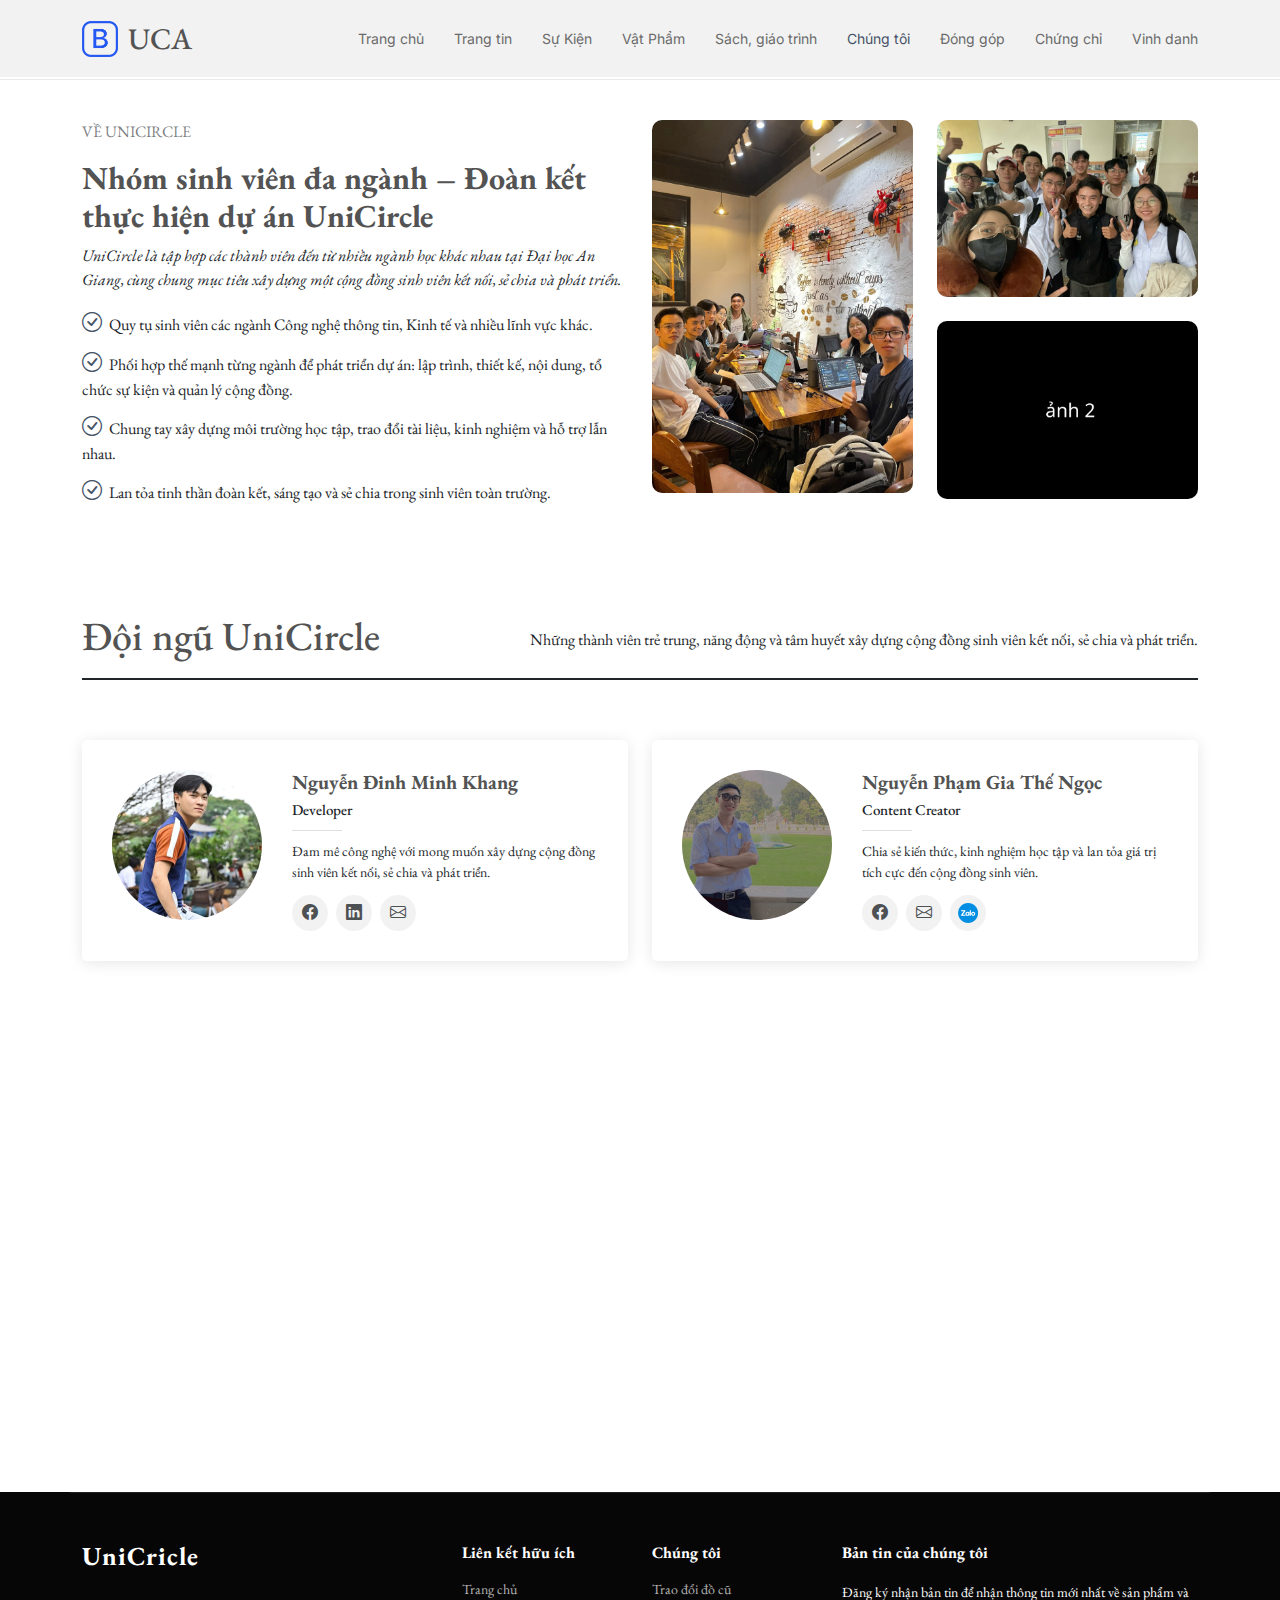
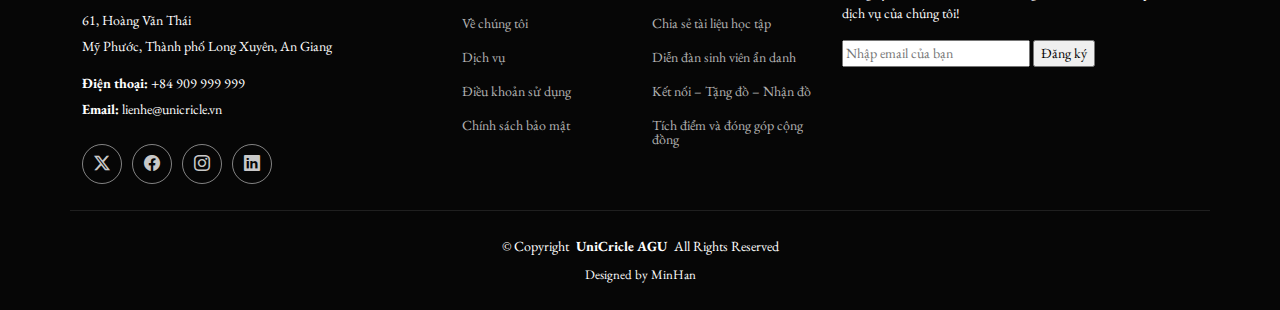
<file: about.html>
<!DOCTYPE html>
<html lang="en">

<head>
  <meta charset="utf-8">
  <meta content="width=device-width, initial-scale=1.0" name="viewport">
  <title>About - UniCircle</title>
  <meta name="description" content="">
  <meta name="keywords" content="">

  <!-- Favicons -->
  <link href="assets/img/logo.png" rel="icon">
  <link href="assets/img/logo.png" rel="apple-touch-icon">

  <!-- Fonts -->
  <link href="https://fonts.googleapis.com" rel="preconnect">
  <link href="https://fonts.gstatic.com" rel="preconnect" crossorigin>
  <link
    href="https://fonts.googleapis.com/css2?family=Inter:wght@100;200;300;400;500;600;700;800;900&family=EB+Garamond:ital,wght@0,400;0,500;0,600;0,700;0,800;1,400;1,500;1,600;1,700;1,800&display=swap"
    rel="stylesheet">

  <!-- Vendor CSS Files -->
  <link href="assets/about/vendor/bootstrap/css/bootstrap.min.css" rel="stylesheet">
  <link href="assets/about/vendor/bootstrap-icons/bootstrap-icons.css" rel="stylesheet">
  <link href="assets/about/vendor/aos/aos.css" rel="stylesheet">
  <link href="assets/about/vendor/swiper/swiper-bundle.min.css" rel="stylesheet">

  <!-- Main CSS File -->
  <link href="assets/about/css/main.css" rel="stylesheet">

  <!-- =======================================================
  * Template Name: ZenBlog
  * Template URL: https://bootstrapmade.com/zenblog-bootstrap-blog-template/
  * Updated: Aug 08 2024 with Bootstrap v5.3.3
  * Author: BootstrapMade.com
  * License: https://bootstrapmade.com/license/
  ======================================================== -->
</head>

<body class="about-page">

 <header id="header" class="header d-flex align-items-center fixed-top">
    <div class="container-fluid container-xl position-relative d-flex align-items-center justify-content-between">
       <a href="index.html" class="logo d-flex align-items-center me-auto me-xl-0">
        <img src="assets/img/logo.png" alt="Unicricle Logo" style="height:40px; width:auto; margin-right:10px;">
        <h1 class="sitename">UCA</h1>
      </a>
      <nav id="navmenu" class="navmenu">
         <ul>
          <li><a href="index.html">Trang chủ</a></li>
          <li><a href="trangtin.html">Trang tin</a></li>
          <li><a href="event.html">Sự Kiện</a></li>
          <li><a href="index.html#portfolio">Vật Phẩm</a></li>
          <li><a href="index.html#portfolio">Sách, giáo trình</a></li>
          <li><a href="about.html" class="active">Chúng tôi</a></li>
          <li><a href="index.html#contact">Đóng góp</a></li>
            <li><a href="chungchi.html">Chứng chỉ</a></li>
           <li><a href="vinhdanh.html">Vinh danh</a></li>
         
          <!-- <li><a href="#portfolio">Vinh Danh</a></li> -->
        </ul>
      <i class="mobile-nav-toggle d-xl-none bi bi-list"></i>
        
    
      </nav>

    </div>
  </header>


  <main class="main">

    <!-- Page Title -->
    <div class="page-title">
      <div class="container d-lg-flex justify-content-between align-items-center">
        <h1 class="mb-2 mb-lg-0">About</h1>
        <nav class="breadcrumbs">
          <ol>
            <li><a href="index.html">Home</a></li>
            <li class="current">About</li>
          </ol>
        </nav>
      </div>
    </div><!-- End Page Title -->

    <!-- About Section -->
    <section id="about" class="about section">

      <div class="container">

        <div class="row gy-4">

            <div class="col-lg-6 content" data-aos="fade-up" data-aos-delay="100">
              <p class="who-we-are">Về UniCircle</p>
              <h3>Nhóm sinh viên đa ngành – Đoàn kết thực hiện dự án UniCircle</h3>
              <p class="fst-italic">
                UniCircle là tập hợp các thành viên đến từ nhiều ngành học khác nhau tại Đại học An Giang, cùng chung mục tiêu xây dựng một cộng đồng sinh viên kết nối, sẻ chia và phát triển.
              </p>
              <ul>
                <li><i class="bi bi-check-circle"></i> <span>Quy tụ sinh viên các ngành Công nghệ thông tin, Kinh tế và nhiều lĩnh vực khác.</span></li>
                <li><i class="bi bi-check-circle"></i> <span>Phối hợp thế mạnh từng ngành để phát triển dự án: lập trình, thiết kế, nội dung, tổ chức sự kiện và quản lý cộng đồng.</span></li>
                <li><i class="bi bi-check-circle"></i> <span>Chung tay xây dựng môi trường học tập, trao đổi tài liệu, kinh nghiệm và hỗ trợ lẫn nhau.</span></li>
                <li><i class="bi bi-check-circle"></i> <span>Lan tỏa tinh thần đoàn kết, sáng tạo và sẻ chia trong sinh viên toàn trường.</span></li>
              </ul>
            </div>

          <div class="col-lg-6 about-images" data-aos="fade-up" data-aos-delay="200">
            <div class="row gy-4">
              <div class="col-lg-6">
                <img src="assets/img/about1.png" class="img-fluid" alt="">
              </div>
              <div class="col-lg-6">
                <div class="row gy-4">
                  <div class="col-lg-12">
                    <img src="assets/img/1.png" class="img-fluid" alt="">
                  </div>
                  <div class="col-lg-12">
                    <img src="assets/img/2.png" class="img-fluid" alt="">
                  </div>
                </div>
              </div>
            </div>

          </div>

        </div>

      </div>
    </section><!-- /About Section -->

    <!-- Team Section -->
    <section id="team" class="team section">

      <!-- Section Title -->
      <div class="container section-title" data-aos="fade-up">
        <div class="section-title-container d-flex align-items-center justify-content-between">
            <h2>Đội ngũ UniCircle</h2>
            <p>Những thành viên trẻ trung, năng động và tâm huyết xây dựng cộng đồng sinh viên kết nối, sẻ chia và phát triển.</p>
        </div>
      </div><!-- End Section Title -->

      <div class="container">

        <div class="row gy-4">

          <div class="col-lg-6" data-aos="fade-up" data-aos-delay="100">
            <div class="team-member d-flex align-items-start">
              <div class="pic"><img src="assets/img/team/khang.png" class="img-fluid" alt="Nguyễn Minh Khang"></div>
              <div class="member-info">
          <h4>Nguyễn Đinh Minh Khang</h4>
          <span> Developer</span>
          <p>Đam mê công nghệ với mong muốn xây dựng cộng đồng sinh viên kết nối, sẻ chia và phát triển.</p>
          <div class="social">
            <a href="https://www.facebook.com/nguyen.inh.minh.khang.383481"><i class="bi bi-facebook"></i></a>
            <a href="https://www.facebook.com/nguyen.inh.minh.khang.383481"><i class="bi bi-linkedin"></i></a>
            <a href="https://www.facebook.com/nguyen.inh.minh.khang.383481"><i class="bi bi-envelope"></i></a>
          </div>
              </div>
            </div>
          </div><!-- End Team Member -->

            <div class="col-lg-6" data-aos="fade-up" data-aos-delay="200">
            <div class="team-member d-flex align-items-start">
              <div class="pic"><img src="assets/img/team/ngoc.png" class="img-fluid" alt="Nguyễn Thị Ngọc"></div>
              <div class="member-info">
              <h4>Nguyễn Phạm Gia Thế Ngọc</h4>
              <span>Content Creator</span>
              <p>Chia sẻ kiến thức, kinh nghiệm học tập và lan tỏa giá trị tích cực đến cộng đồng sinh viên.</p>
              <div class="social">
              <a href="#"><i class="bi bi-facebook"></i></a>
              <a href="#"><i class="bi bi-envelope"></i></a>
              <a href="#"><img src="assets/img/zalo-icon.png" alt="Zalo" style="width:20px;height:20px;vertical-align:middle;"></a>
              </div>
              </div>
            </div>
            </div><!-- End Team Member -->

            <div class="col-lg-6" data-aos="fade-up" data-aos-delay="300">
            <div class="team-member d-flex align-items-start">
              <div class="pic"><img src="assets/img/team/huy.png" class="img-fluid" alt="Trần Quốc Huy"></div>
              <div class="member-info">
              <h4>Trương Đan Huy</h4>
              <span>Designer</span>
              <p>Thiết kế giao diện, hình ảnh sáng tạo giúp UniCircle thân thiện và gần gũi với sinh viên.</p>
              <div class="social">
              <a href="#"><i class="bi bi-facebook"></i></a>
              <a href="#"><i class="bi bi-envelope"></i></a>
              <a href="#"><img src="assets/img/zalo-icon.png" alt="Zalo" style="width:20px;height:20px;vertical-align:middle;"></a>
              </div>
              </div>
            </div>
            </div><!-- End Team Member -->

            <div class="col-lg-6" data-aos="fade-up" data-aos-delay="100">
            <div class="team-member d-flex align-items-start">
              <div class="pic"><img src="assets/img/team/nghi.png" class="img-fluid" alt="Phạm Thị Nghi"></div>
              <div class="member-info">
              <h4>Quách Phượng Nghi</h4>
              <span>Community Manager</span>
              <p>Kết nối, hỗ trợ các thành viên và xây dựng môi trường sinh viên tích cực, năng động.</p>
              <div class="social">
              <a href="#"><i class="bi bi-facebook"></i></a>
              <a href="#"><i class="bi bi-envelope"></i></a>
              <a href="#"><img src="assets/img/zalo-icon.png" alt="Zalo" style="width:20px;height:20px;vertical-align:middle;"></a>
              </div>
              </div>
            </div>
            </div><!-- End Team Member -->

            <div class="col-lg-6" data-aos="fade-up" data-aos-delay="200">
            <div class="team-member d-flex align-items-start">
              <div class="pic"><img src="assets/img/team/trucem.png" class="img-fluid" alt="Lê Trúc Em"></div>
              <div class="member-info">
              <h4>Dương Thị Trúc Em</h4>
              <span>Event Coordinator</span>
              <p>Tổ chức các hoạt động, sự kiện giao lưu, chia sẻ và phát triển kỹ năng cho sinh viên.</p>
              <div class="social">
              <a href="#"><i class="bi bi-facebook"></i></a>
              <a href="#"><i class="bi bi-envelope"></i></a>
              <a href="#"><img src="assets/img/zalo-icon.png" alt="Zalo" style="width:20px;height:20px;vertical-align:middle;"></a>
              </div>
              </div>
            </div>
            </div><!-- End Team Member -->

            <div class="col-lg-6" data-aos="fade-up" data-aos-delay="300">
            <div class="team-member d-flex align-items-start">
              <div class="pic"><img src="assets/img/team/tan.png" class="img-fluid" alt="Ngô Minh Tân"></div>
              <div class="member-info">
              <h4>Hà Thanh Tấn</h4>
              <span>Supporter</span>
              <p>Hỗ trợ kỹ thuật, giải đáp thắc mắc và đồng hành cùng sinh viên trong mọi hoạt động của UniCircle.</p>
              <div class="social">
              <a href="#"><i class="bi bi-facebook"></i></a>
              <a href="#"><i class="bi bi-envelope"></i></a>
              <a href="#"><img src="assets/img/zalo-icon.png" alt="Zalo" style="width:20px;height:20px;vertical-align:middle;"></a>
              </div>
              </div>
            </div>
            </div><!-- End Team Member -->






          <!-- End Team Member -->

          
          </div><!-- End Team Member -->

        </div>

      </div>

    </section><!-- /Team Section -->

  </main>

  <footer id="footer" class="footer dark-background">
    <div class="container footer-top">
      <div class="row gy-4">
        <div class="col-lg-4 col-md-6 footer-about">
          <a href="index.html" class="logo d-flex align-items-center">
            <span class="sitename">UniCricle</span>
          </a>
          <div class="footer-contact pt-3">
            <p>61, Hoàng Văn Thái</p>
            <p>Mỹ Phước, Thành phố Long Xuyên, An Giang</p>
            <p class="mt-3"><strong>Điện thoại:</strong> <span>+84 909 999 999</span></p>
            <p><strong>Email:</strong> <span>lienhe@unicricle.vn</span></p>
          </div>
          <div class="social-links d-flex mt-4">
            <a href="#"><i class="bi bi-twitter-x"></i></a>
            <a href="#"><i class="bi bi-facebook"></i></a>
            <a href="#"><i class="bi bi-instagram"></i></a>
            <a href="#"><i class="bi bi-linkedin"></i></a>
          </div>
        </div>
        <div class="col-lg-2 col-md-3 footer-links">
          <h4>Liên kết hữu ích</h4>
          <ul>
            <li><a href="#">Trang chủ</a></li>
            <li><a href="#">Về chúng tôi</a></li>
            <li><a href="#">Dịch vụ</a></li>
            <li><a href="#">Điều khoản sử dụng</a></li>
            <li><a href="#">Chính sách bảo mật</a></li>
          </ul>
        </div>
        <div class="col-lg-2 col-md-3 footer-links">
          <h4>Chúng tôi</h4>
          <ul>
            <li><a href="#">Trao đổi đồ cũ</a></li>
            <li><a href="#">Chia sẻ tài liệu học tập</a></li>
            <li><a href="#">Diễn đàn sinh viên ẩn danh</a></li>
            <li><a href="#">Kết nối – Tặng đồ – Nhận đồ</a></li>
            <li><a href="#">Tích điểm và đóng góp cộng đồng</a></li>
          </ul>
        </div>
        <div class="col-lg-4 col-md-12 footer-newsletter">
          <h4>Bản tin của chúng tôi</h4>
          <p>Đăng ký nhận bản tin để nhận thông tin mới nhất về sản phẩm và dịch vụ của chúng tôi!</p>
          <form action="forms/newsletter.php" method="post" class="php-email-form">
            <div class="newsletter-form">
              <input type="email" name="email" placeholder="Nhập email của bạn">
              <input type="submit" value="Đăng ký">
            </div>
            <div class="loading">Đang gửi...</div>
            <div class="error-message"></div>
            <div class="sent-message">Đăng ký thành công. Cảm ơn bạn!</div>
          </form>
        </div>
      </div>
    </div>
    <div class="container copyright text-center mt-4">
      <p>© <span>Copyright</span> <strong class="px-1 sitename">UniCricle AGU</strong> <span>All Rights Reserved</span>
      </p>
      <div class="credits">
        Designed by <a href="https://www.facebook.com/nguyen.inh.minh.khang.383481">MinHan</a>
      </div>
    </div>
  </footer>

  <!-- Scroll Top -->
  <a href="#" id="scroll-top" class="scroll-top d-flex align-items-center justify-content-center"><i
      class="bi bi-arrow-up-short"></i></a>

  <!-- Preloader -->
  <div id="preloader"></div>

  <!-- Vendor JS Files -->
  <script src="assets/about/vendor/bootstrap/js/bootstrap.bundle.min.js"></script>
  <script src="assets/about/vendor/php-email-form/validate.js"></script>
  <script src="assets/about/vendor/aos/aos.js"></script>
  <script src="assets/about/vendor/swiper/swiper-bundle.min.js"></script>

  <!-- Main JS File -->
  <script src="assets/about/js/main.js"></script>

</body>

</html>
</file>
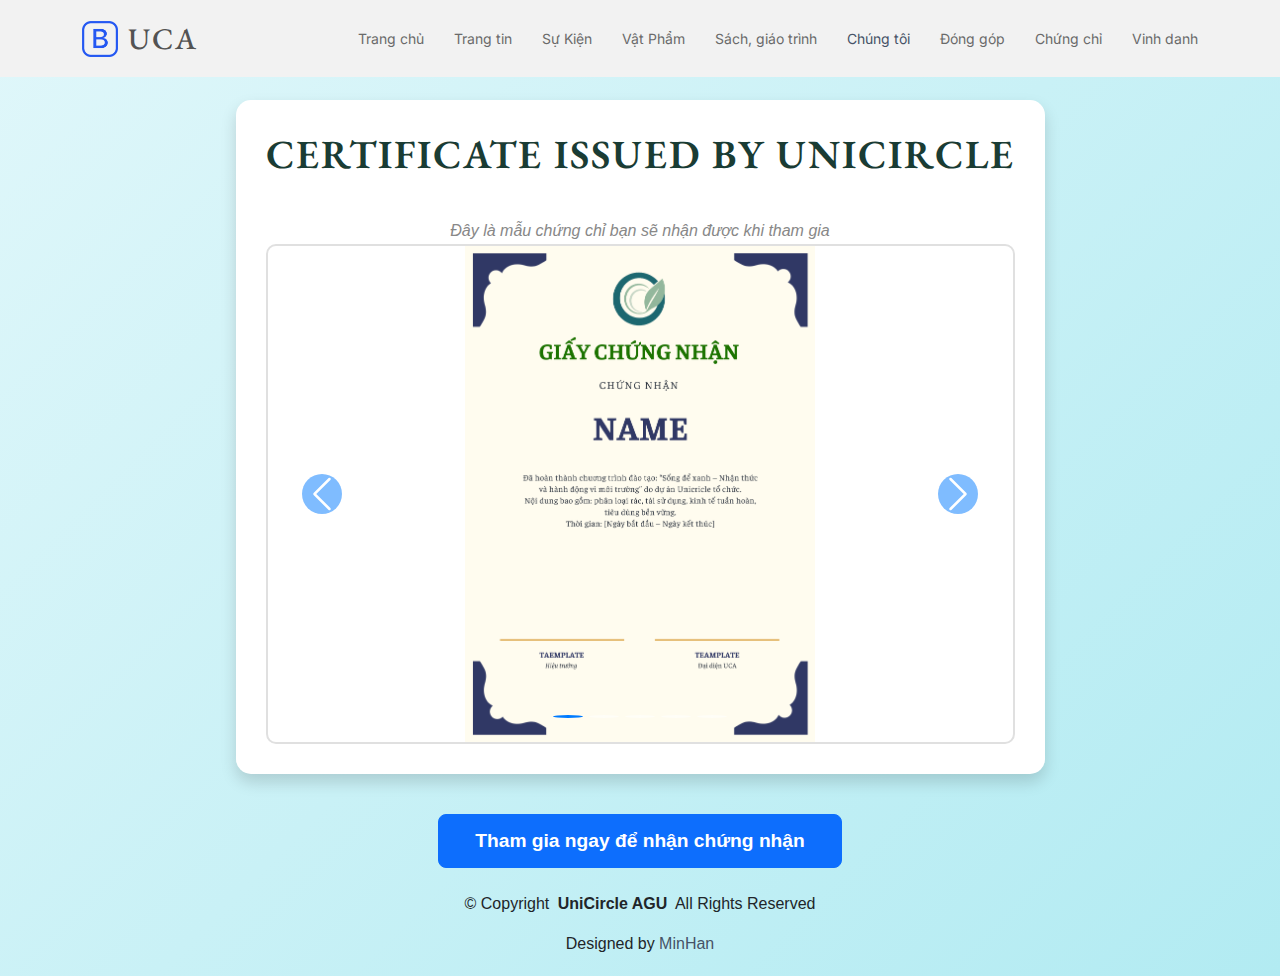
<file: chungchi.html>
<!DOCTYPE html>
<html lang="en">

<head>
  <meta charset="utf-8">
  <meta content="width=device-width, initial-scale=1.0" name="viewport">
  <title>Certificate - UniCircle</title>
  <meta name="description" content="">
  <meta name="keywords" content="">

  <!-- Favicons -->
  <link href="assets/img/logo.png" rel="icon">
  <link href="assets/img/logo.png" rel="apple-touch-icon">

  <!-- Fonts -->
  <link href="https://fonts.googleapis.com" rel="preconnect">
  <link href="https://fonts.gstatic.com" rel="preconnect" crossorigin>
  <link
    href="https://fonts.googleapis.com/css2?family=Inter:wght@100;200;300;400;500;600;700;800;900&family=EB+Garamond:ital,wght@0,400;0,500;0,600;0,700;0,800;1,400;1,500;1,600;1,700;1,800&display=swap"
    rel="stylesheet">

  <!-- Vendor CSS Files -->
  <link href="assets/about/vendor/bootstrap/css/bootstrap.min.css" rel="stylesheet">
  <link href="assets/about/vendor/bootstrap-icons/bootstrap-icons.css" rel="stylesheet">
  <link href="assets/about/vendor/aos/aos.css" rel="stylesheet">
  <link href="assets/about/vendor/swiper/swiper-bundle.min.css" rel="stylesheet">

  <!-- Main CSS File -->
  <link href="assets/about/css/main.css" rel="stylesheet">

  <!-- =======================================================
  * Template Name: ZenBlog
  * Template URL: https://bootstrapmade.com/zenblog-bootstrap-blog-template/
  * Updated: Aug 08 2024 with Bootstrap v5.3.3
  * Author: BootstrapMade.com
  * License: https://bootstrapmade.com/license/
  ======================================================== -->

   <style>
        body {
            background: linear-gradient(135deg, #e0f7fa, #b2ebf2);
            font-family: 'Poppins', sans-serif;
            min-height: 100vh;
            display: flex;
            flex-direction: column;
            align-items: center;
            padding: 20px;
        }
        .carousel-container {
            max-width: 900px;
            margin: 40px auto;
            padding: 30px;
            background-color: #ffffff;
            border-radius: 15px;
            box-shadow: 0 8px 16px rgba(0, 0, 0, 0.15);
            transition: transform 0.3s ease;
        }
        .carousel-container:hover {
            transform: translateY(-5px);
        }
        .carousel-item img {
            max-height: 500px;
            object-fit: contain;
            border-radius: 10px;
            border: 2px solid #e0e0e0;
        }
        .carousel-caption {
            background: rgba(0, 0, 0, 0.6);
            border-radius: 8px;
            padding: 10px 20px;
            color: #fff;
            font-size: 1.1rem;
            font-weight: 400;
        }
        h1 {
            text-align: center;
            color: #1a3c34;
            margin-bottom: 40px;
            font-size: 2.5rem;
            font-weight: 600;
            text-transform: uppercase;
            letter-spacing: 2px;
        }
        .carousel-control-prev-icon,
        .carousel-control-next-icon {
            background-color: #007bff;
            border-radius: 50%;
            padding: 20px;
            transition: background-color 0.3s ease;
        }
        .carousel-control-prev-icon:hover,
        .carousel-control-next-icon:hover {
            background-color: #0056b3;
        }
        .carousel-indicators button {
            width: 12px;
            height: 12px;
            border-radius: 50%;
            background-color: #6c757d;
            margin: 0 6px;
        }
        .carousel-indicators .active {
            background-color: #007bff;
        }
        .description {
            text-align: center;
            max-width: 900px;
            margin: 20px auto;
            color: #34495e;
            font-size: 1.2rem;
            line-height: 1.6;
        }
        .footer {
            text-align: center;
            color: #34495e;
            margin-top: 20px;
            font-size: 0.9rem;
        }
    </style>
</head>

<body class="about-page">

 <header id="header" class="header d-flex align-items-center fixed-top">
    <div class="container-fluid container-xl position-relative d-flex align-items-center justify-content-between">
       <a href="index.html" class="logo d-flex align-items-center me-auto me-xl-0">
        <img src="assets/img/logo.png" alt="UniCircle Logo" style="height:40px; width:auto; margin-right:10px;">
        <h1 class="sitename">UCA</h1>
      </a>
      <nav id="navmenu" class="navmenu">
         <ul>
          <li><a href="index.html">Trang chủ</a></li>
          <li><a href="trangtin.html">Trang tin</a></li>
          <li><a href="event.html">Sự Kiện</a></li>
          <li><a href="index.html#portfolio">Vật Phẩm</a></li>
          <li><a href="index.html#portfolio">Sách, giáo trình</a></li>
          <li><a href="about.html" class="active">Chúng tôi</a></li>
          <li><a href="index.html#contact">Đóng góp</a></li>
          <li><a href="chungchi.html">Chứng chỉ</a></li>
           <li><a href="vinhdanh.html">Vinh danh</a></li>
         
          <!-- <li><a href="#portfolio">Vinh Danh</a></li> -->
        </ul>
      <i class="mobile-nav-toggle d-xl-none bi bi-list"></i>
        
    
      </nav>

    </div>
  </header>


  <main class="main" style="margin-top: 40px;" >

    <div class="carousel-container" >
        <h1>Certificate issued by UniCircle</h1>
        <p class="description" style="color: #888; font-size: 1rem; margin-bottom: -0px;">
           <em>Đây là mẫu chứng chỉ bạn sẽ nhận được khi tham gia</em>
        </p>
        <div id="certificateCarousel" class="carousel slide" data-bs-ride="carousel">
           <div class="carousel-indicators">
              <button type="button" data-bs-target="#certificateCarousel" data-bs-slide-to="0" class="active" aria-current="true" aria-label="Slide 1"></button>
              <button type="button" data-bs-target="#certificateCarousel" data-bs-slide-to="1" aria-label="Slide 2"></button>
              <button type="button" data-bs-target="#certificateCarousel" data-bs-slide-to="2" aria-label="Slide 3"></button>
              <button type="button" data-bs-target="#certificateCarousel" data-bs-slide-to="3" aria-label="Slide 4"></button>
              <button type="button" data-bs-target="#certificateCarousel" data-bs-slide-to="4" aria-label="Slide 5"></button>
           </div>
           <div class="carousel-inner">
              <div class="carousel-item active">
                 <img src="assets/img/chungchi/2.png" class="d-block w-100" alt="Chứng chỉ 1">
                
              </div>
             
              <div class="carousel-item">
                 <img src="assets/img/chungchi/3.png" class="d-block w-100" alt="Chứng chỉ 3">
                
              </div>
             
              <div class="carousel-item">
                 <img src="assets/img/chungchi/5.png" class="d-block w-100" alt="Chứng chỉ 5">
                 
              </div>
           </div>
           <button class="carousel-control-prev" type="button" data-bs-target="#certificateCarousel" data-bs-slide="prev">
              <span class="carousel-control-prev-icon" aria-hidden="true"></span>
              <span class="visually-hidden">Previous</span>
           </button>
           <button class="carousel-control-next" type="button" data-bs-target="#certificateCarousel" data-bs-slide="next">
              <span class="carousel-control-next-icon" aria-hidden="true"></span>
              <span class="visually-hidden">Next</span>
           </button>
        </div>
    </div>

    <div style="text-align: center; margin-top: 10px;">
        <a href="event.html" class="btn btn-primary btn-lg" style="padding: 12px 36px; font-size: 1.2rem; border-radius: 8px; font-weight: 600;">
            Tham gia ngay để nhận chứng nhận
        </a>
    </div>
   
  </main>

  <footer >
   
    <div class="container copyright text-center mt-4">
      <p>© <span>Copyright</span> <strong class="px-1 sitename">UniCircle AGU</strong> <span>All Rights Reserved</span>
      </p>
      <div class="credits">
        Designed by <a href="https://www.facebook.com/nguyen.inh.minh.khang.383481">MinHan</a>
      </div>
    </div>
  </footer>

  <!-- Scroll Top -->
  <a href="#" id="scroll-top" class="scroll-top d-flex align-items-center justify-content-center"><i
      class="bi bi-arrow-up-short"></i></a>

  <!-- Preloader -->
  <div id="preloader"></div>

  <!-- Vendor JS Files -->
  <script src="assets/about/vendor/bootstrap/js/bootstrap.bundle.min.js"></script>
  <script src="assets/about/vendor/php-email-form/validate.js"></script>
  <script src="assets/about/vendor/aos/aos.js"></script>
  <script src="assets/about/vendor/swiper/swiper-bundle.min.js"></script>

  <!-- Main JS File -->
  <script src="assets/about/js/main.js"></script>

</body>

</html>
</file>
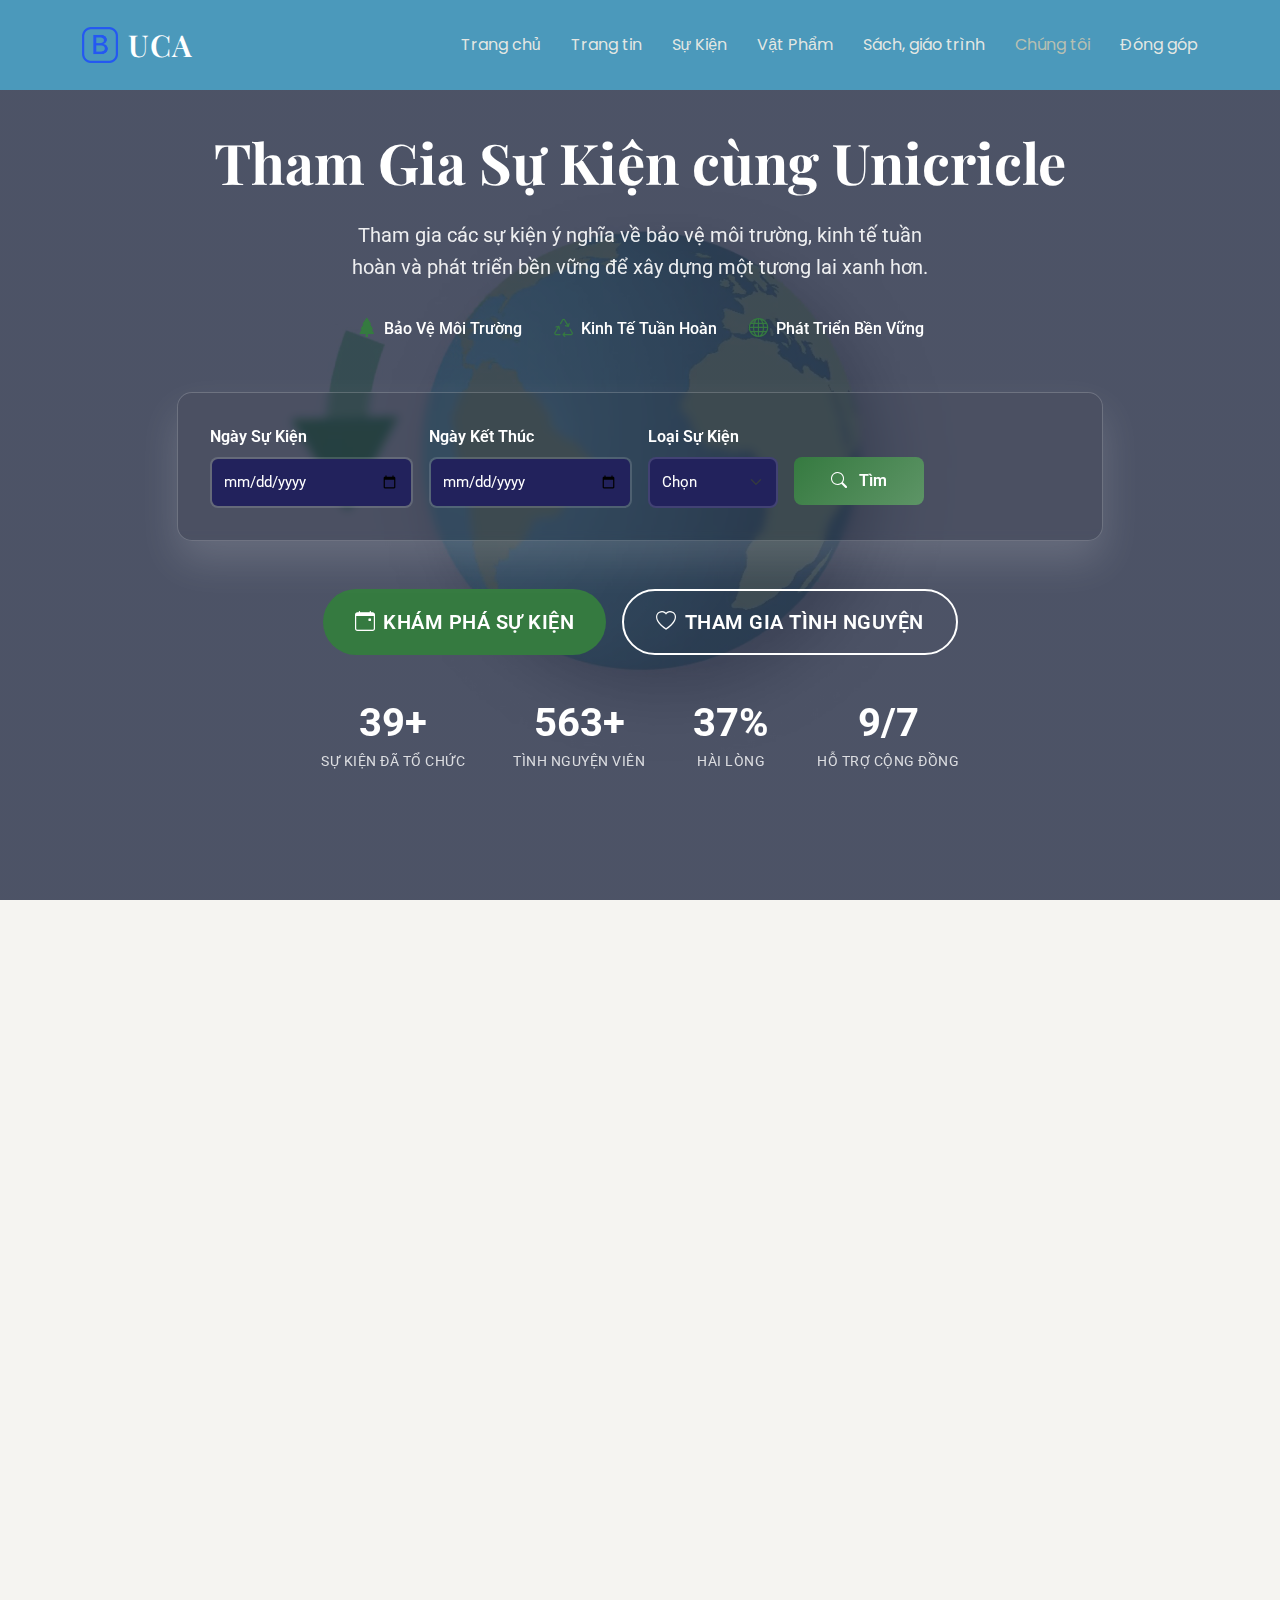
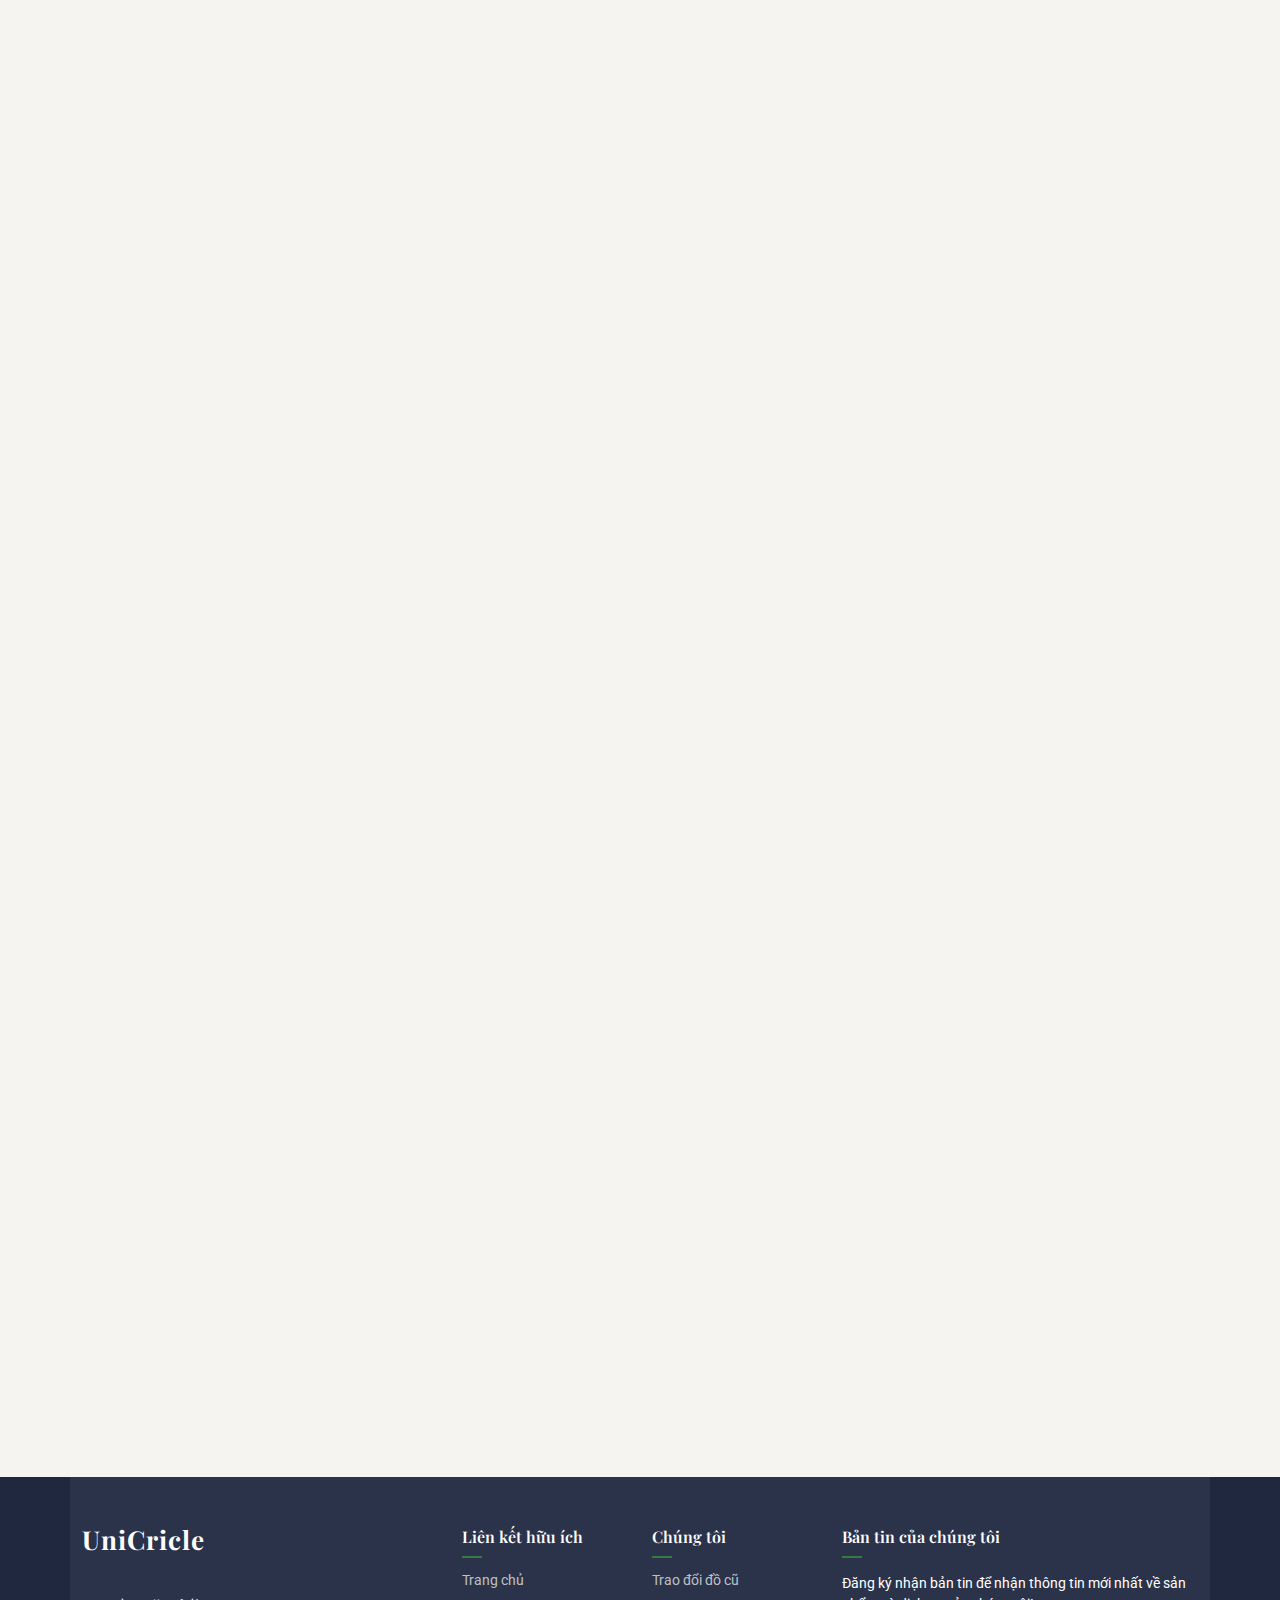
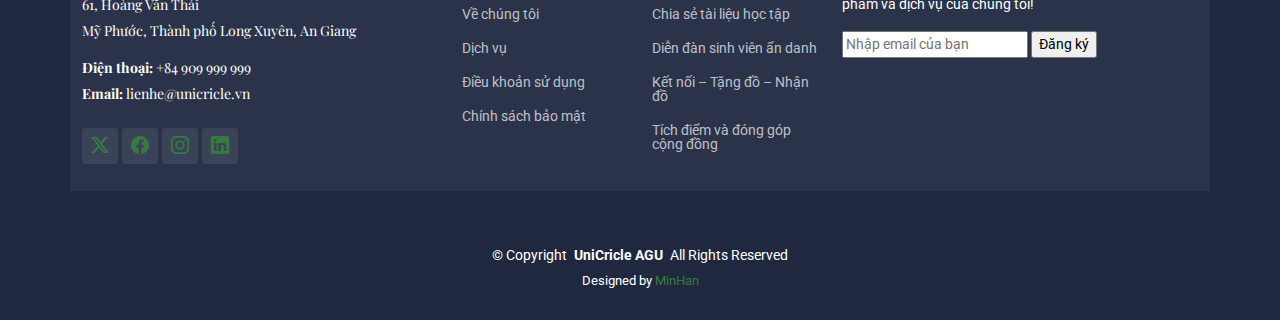
<file: event.html>
<!DOCTYPE html>
<html lang="vi">

<head>
  <meta charset="utf-8">
  <meta content="width=device-width, initial-scale=1.0" name="viewport">
  <title>Sự Kiện - Unicricle</title>
  <meta name="description"
    content="Tham gia các sự kiện ý nghĩa của Unicricle về bảo vệ môi trường, kinh tế tuần hoàn và phát triển bền vững.">
  <meta name="keywords" content="sự kiện, bảo vệ môi trường, kinh tế tuần hoàn, phát triển bền vững, quyên góp sách">

  <!-- Favicons -->
  <link href="assets/img/logo.png" rel="icon">
  <link href="assets/img/logo.png" rel="apple-touch-icon">

  <!-- Fonts -->
  <link href="https://fonts.googleapis.com" rel="preconnect">
  <link href="https://fonts.gstatic.com" rel="preconnect" crossorigin>
  <link
    href="https://fonts.googleapis.com/css2?family=Roboto:ital,wght@0,100;0,300;0,400;0,500;0,700;0,900;1,100;1,300;1,400;1,500;1,700;1,900&family=Poppins:ital,wght@0,100;0,200;0,300;0,400;0,500;0,600;0,700;0,800;0,900;1,100;1,200;1,300;1,400;1,500;1,600;1,700;1,800;1,900&family=Playfair+Display:ital,wght@0,400;0,500;0,600;0,700;0,800;0,900;1,400;1,500;1,600;1,700;1,800;1,900&display=swap"
    rel="stylesheet">

  <!-- Vendor CSS Files -->
  <link href="assets/event/vendor/bootstrap/css/bootstrap.min.css" rel="stylesheet">
  <link href="assets/event/vendor/bootstrap-icons/bootstrap-icons.css" rel="stylesheet">
  <link href="assets/event/vendor/aos/aos.css" rel="stylesheet">
  <link href="assets/event/vendor/swiper/swiper-bundle.min.css" rel="stylesheet">
  <link href="assets/event/vendor/glightbox/css/glightbox.min.css" rel="stylesheet">
  <link href="assets/event/vendor/drift-zoom/drift-basic.css" rel="stylesheet">

  <!-- Main CSS File -->
  <link href="assets/event/css/main.css" rel="stylesheet">

  <!-- =======================================================
  * Template Name: LuxuryHotel
  * Template URL: https://bootstrapmade.com/luxury-hotel-bootstrap-template/
  * Updated: Jun 30 2025 with Bootstrap v5.3.7
  * Author: BootstrapMade.com
  * License: https://bootstrapmade.com/license/
  ======================================================== -->
</head>

<body class="index-page">

  <header id="header" class="header d-flex align-items-center fixed-top">
    <div class="container-fluid container-xl position-relative d-flex align-items-center justify-content-between">
       <a href="index.html" class="logo d-flex align-items-center me-auto me-xl-0">
        <img src="assets/img/logo.png" alt="Unicricle Logo" style="height:40px; width:auto; margin-right:10px;">
        <h1 class="sitename">UCA</h1>
      </a>
      <nav id="navmenu" class="navmenu">
         <ul>
          <li><a href="index.html">Trang chủ</a></li>
          <li><a href="trangtin.html">Trang tin</a></li>
          <li><a href="event.html">Sự Kiện</a></li>
          <li><a href="index.html#portfolio">Vật Phẩm</a></li>
          <li><a href="index.html#portfolio">Sách, giáo trình</a></li>
          <li><a href="about.html" class="active">Chúng tôi</a></li>
          <li><a href="index.html#contact">Đóng góp</a></li>
         
          <!-- <li><a href="#portfolio">Vinh Danh</a></li> -->
        </ul>
      <i class="mobile-nav-toggle d-xl-none bi bi-list"></i>
        
    
      </nav>

    </div>
  </header>


  <main class="main">

    <!-- Hotel Hero Section -->
    <section id="hotel-hero" class="hotel-hero section dark-background">

      <div class="hero-content">
        <div class="hero-background">
          <video autoplay="" muted="" loop="" loading="lazy">
            <source src="assets/event/img/hotel/video-6.mp4" type="video/mp4">
          </video>
          <div class="hero-overlay"></div>
        </div>

        <div class="container">
          <div class="row justify-content-center">
            <div class="col-lg-10">
              <div class="hero-text text-center" data-aos="fade-up" data-aos-delay="100">
                <h1>Tham Gia Sự Kiện cùng Unicricle </h1>

                <p class="hero-subtitle">Tham gia các sự kiện ý nghĩa về bảo vệ môi trường, kinh tế tuần hoàn và phát
                  triển bền vững để xây dựng một tương lai xanh hơn.</p>

                <div class="hero-features" data-aos="fade-up" data-aos-delay="200">
                  <div class="feature-item">
                    <i class="bi bi-tree-fill"></i>
                    <span>Bảo Vệ Môi Trường</span>
                  </div>
                  <div class="feature-item">
                    <i class="bi bi-recycle"></i>
                    <span>Kinh Tế Tuần Hoàn</span>
                  </div>
                  <div class="feature-item">
                    <i class="bi bi-globe"></i>
                    <span>Phát Triển Bền Vững</span>
                  </div>
                </div>
              </div>

              <div class="booking-card" data-aos="fade-up" data-aos-delay="300">
                <div class="card">
                  <div class="card-body">
                    <form action="" method="post">
                      <div class="row g-3">
                        <div class="col-xl-3">
                          <label for="checkin" class="form-label">Ngày Sự Kiện</label>
                          <input type="date" class="form-control" id="checkin" name="checkin" required="">
                        </div>
                        <div class="col-xl-3">
                          <label for="checkout" class="form-label">Ngày Kết Thúc</label>
                          <input type="date" class="form-control" id="checkout" name="checkout" required="">
                        </div>

                        <div class="col-xl-2">
                          <label for="rooms" class="form-label">Loại Sự Kiện</label>
                          <select class="form-select" id="rooms" name="rooms" required="">
                            <option value="">Chọn</option>
                            <option value="1">Hội Thảo</option>
                            <option value="2">Quyên Góp</option>
                            <option value="3">Tình Nguyện</option>
                          </select>
                        </div>
                        <div class="col-xl-2">
                          <label class="form-label d-block"> </label>
                          <button type="submit" class="btn btn-primary w-100">
                            <i class="bi bi-search"></i>
                            Tìm 
                          </button>
                        </div>
                      </div>
                    </form>
                  </div>
                </div>
              </div>

              <div class="hero-actions" data-aos="fade-up" data-aos-delay="400">
                <a class="btn btn-light btn-lg">
                  <i class="bi bi-calendar-event"></i>
                  Khám Phá Sự Kiện
                </a>
                <a class="btn btn-outline-light btn-lg">
                  <i class="bi bi-heart"></i>
                  Tham Gia Tình Nguyện
                </a>
              </div>

              <div class="hero-stats" data-aos="fade-up" data-aos-delay="500">
                <div class="stat-item">
                  <div class="stat-number">
                    <span data-purecounter-start="0" data-purecounter-end="100" data-purecounter-duration="2"
                      class="purecounter"></span>+
                  </div>
                  <div class="stat-label">Sự Kiện Đã Tổ Chức</div>
                </div>
                <div class="stat-item">
                  <div class="stat-number">
                    <span data-purecounter-start="0" data-purecounter-end="1500" data-purecounter-duration="2"
                      class="purecounter"></span>+
                  </div>
                  <div class="stat-label">Tình nguyện viên</div>
                </div>
                <div class="stat-item">
                  <div class="stat-number">
                    <span data-purecounter-start="0" data-purecounter-end="98" data-purecounter-duration="2"
                      class="purecounter"></span>%
                  </div>
                  <div class="stat-label">Hài Lòng</div>
                </div>
                <div class="stat-item">
                  <div class="stat-number">
                    <span data-purecounter-start="0" data-purecounter-end="24" data-purecounter-duration="2"
                      class="purecounter"></span>/7
                  </div>
                  <div class="stat-label">Hỗ Trợ Cộng Đồng</div>
                </div>
              </div>
            </div>
          </div>
        </div>

      </div>

    </section><!-- /Hotel Hero Section -->

    <!-- About Home Section -->
    <section id="about-home" class="about-home section">

      <div class="container" data-aos="fade-up" data-aos-delay="100">

        <div class="row align-items-center">

          <div class="col-lg-5" data-aos="fade-up" data-aos-delay="200">
            <div class="about-images">
              <div class="image-stack">
                <div class="image-main">
                  <img src="assets/img/ev1.jpg" alt="Sự Kiện Unicricle" class="img-fluid">
                </div>
                <div class="image-overlay">
                  <img src="assets/img/ev2.jpg" alt="Hoạt Động Tình Nguyện" class="img-fluid">
                </div>
              </div>
              <div class="floating-badge">
                <div class="badge-icon">
                  <i class="bi bi-award"></i>
                </div>
                <div class="badge-info">
                  <span class="badge-title">Tác Động</span>
                  <span class="badge-subtitle">Cộng Đồng</span>
                </div>
              </div>
            </div>
          </div><!-- End About Images -->

          <div class="col-lg-7" data-aos="fade-up" data-aos-delay="300">
            <div class="about-content">
              <div class="section-header">
                <span class="subtitle">Sứ Mệnh & Tầm Nhìn</span>
                <h2>Khám Phá Unicricle</h2>
              </div>

              <p>Unicricle cam kết thúc đẩy phát triển bền vững qua các sự kiện về bảo vệ môi trường, kinh tế tuần hoàn
                và giáo dục cộng đồng. Chúng tôi mang tri thức và ý thức đến mọi người.</p>

              <p>Chúng tôi đã tổ chức hàng trăm sự kiện, từ quyên góp đồ dùng, sách đến hội thảo phát triển bền vững, tạo nên
                thay đổi tích cực cho cộng đồng và môi trường.</p>




              <div class="features-grid">


                <div class="feature-item">
                  <div class="feature-icon">
                  <i class="bi bi-arrow-left-right"></i>
                  </div>
                  <div class="feature-content">
                  <h4>Trao Đổi Đồ Cũ, Sách & Giáo Trình</h4>
                  <p> Tham gia để lan tỏa giá trị sử dụng, tiết kiệm chi phí và bảo vệ môi trường.</p>
                  </div>
                </div>

                <div class="feature-item">
                  <div class="feature-icon">
                    <i class="bi bi-tree"></i>
                  </div>
                  <div class="feature-content">
                    <h4>Trồng Cây Xanh</h4>
                    <p>Tạo không gian xanh cho cộng đồng</p>
                  </div>
                </div>



                <div class="feature-item">
                  <div class="feature-icon">
                    <i class="bi bi-book"></i>
                  </div>
                  <div class="feature-content">
                    <h4>Quyên Góp Sách</h4>
                    <p>Mang tri thức đến vùng sâu vùng xa</p>
                  </div>
                </div>
                <div class="feature-item">
                  <div class="feature-icon">
                    <i class="bi bi-recycle"></i>
                  </div>
                  <div class="feature-content">
                    <h4>Kinh Tế Tuần Hoàn</h4>
                    <p>Thúc đẩy tái sử dụng và giảm lãng phí</p>
                  </div>
                </div>
                <div class="feature-item">
                  <div class="feature-icon">
                    <i class="bi bi-globe"></i>
                  </div>
                  <div class="feature-content">
                    <h4>Hội Thảo Bền Vững</h4>
                    <p>Khơi dậy ý thức phát triển bền vững</p>
                  </div>
                </div>
              </div><!-- End Features Grid -->

              <div class="about-actions">
                <a class="btn-discover">
                  <span>Tham Gia Ngay</span>
                  <i class="bi bi-arrow-right"></i>
                </a>
              </div>

            </div>
          </div><!-- End About Content -->

        </div>

      </div>

    </section><!-- /About Home Section -->

    <!-- Rooms Showcase Section -->
    <section id="rooms-showcase" class="rooms-showcase section">

      <!-- Section Title -->
      <div class="container section-title" data-aos="fade-up">
        <h2>Sự Kiện</h2>
        <p>Cùng tham gia các sự kiện ý nghĩa để bảo vệ môi trường và xây dựng cộng đồng bền vững</p>
      </div><!-- End Section Title -->

      <div class="container" data-aos="fade-up" data-aos-delay="100">

        <div class="row">
          <div class="col-lg-6 col-md-6 mb-4" data-aos="zoom-in" data-aos-delay="200">
            <div class="room-showcase-card featured">
              <div class="room-hero-image">
                <img src="assets/img/qgs.jpg" alt="Chiến Dịch Quyên Góp Sách" class="img-fluid">
                <div class="room-badge">Sự Kiện Nổi Bật</div>
                <div class="room-icons">
                  <span class="icon-item"><i class="bi bi-book"></i> Quyên Góp</span>
                  <span class="icon-item"><i class="bi bi-people"></i> Cộng Đồng</span>
                  <span class="icon-item"><i class="bi bi-heart"></i> Tình Nguyện</span>
                </div>
              </div>
              <div class="room-info">
                <div class="room-header">
                  <h3>Chiến Dịch Quyên Góp Sách Offline</h3>
                  <div class="rating">
                    <i class="bi bi-star-fill"></i>
                    <i class="bi bi-star-fill"></i>
                    <i class="bi bi-star-fill"></i>
                    <i class="bi bi-star-fill"></i>
                    <i class="bi bi-star-fill"></i>
                  </div>
                </div>
                <p class="room-excerpt">Mang tri thức đến trẻ em vùng sâu vùng xa thông qua quyên góp sách và tài liệu
                  học tập.</p>
                <div class="room-amenities">
                  <i class="bi bi-book"></i>
                  <i class="bi bi-calendar-event"></i>
                  <i class="bi bi-geo-alt"></i>
                </div>
                <div class="room-bottom">
                  <div class="event-details mb-2">
                  <span class="event-date"><i class="bi bi-calendar-event"></i> 15/07/2024</span>
                  <span class="event-location"><i class="bi bi-geo-alt"></i> Kho Sách AGU</span>
                  </div>
                  <div class="pricing-info">
                  <span class="price-tag">Miễn Phí</span>
                  <span class="price-label">Tham Gia</span>
                  </div>
                  <a class="explore-btn">Đăng Ký Ngay</a>
                </div>
              </div>
            </div>
          </div><!-- End Featured Room Card -->

          <div class="col-lg-6">
            <div class="row">
              <div class="col-12 mb-4" data-aos="slide-left" data-aos-delay="250">
                <div class="room-showcase-card compact">
                  <div class="compact-image">
                    <img src="assets/img/htptbv.jpg" alt="Hội Thảo Bền Vững" class="img-fluid">
                    <div class="quick-view">
                      <i class="bi bi-eye"></i>
                    </div>
                  </div>
                  <div class="compact-content">
                    <h4>Hội Thảo Phát Triển Bền Vững</h4>
                    <p>Thảo luận về các giải pháp phát triển bền vững với sự tham gia của các chuyên gia.</p>
                    <div class="compact-features">
                        <span><i class="bi bi-globe"></i> Bền Vững</span>
                        <span><i class="bi bi-mic"></i> Diễn Giả</span>
                        <span><i class="bi bi-calendar-event"></i> 20/07/2024</span>
                        <span><i class="bi bi-geo-alt"></i> Hội trường AGU</span>
                    </div>
                    <div class="compact-bottom">
                      <span class="compact-price">Miễn Phí<small>/sự kiện</small></span>
                      <a class="quick-book">Đăng Ký</a>
                    </div>
                  </div>
                </div>
              </div><!-- End Compact Room Card -->

              <div class="col-12 mb-4" data-aos="slide-left" data-aos-delay="300">
                <div class="room-showcase-card compact">
                  <div class="compact-image">
                    <img src="assets/img/taiche.jpg" alt="Ngày Hội Tái Chế" class="img-fluid">
                    <div class="quick-view">
                      <i class="bi bi-eye"></i>
                    </div>
                  </div>
                  <div class="compact-content">
                    <h4>Ngày Hội Tái Chế</h4>
                    <p>Tham gia các hoạt động tái chế sáng tạo và học cách giảm rác thải nhựa.</p>
                    <div class="compact-features">
                        <span><i class="bi bi-recycle"></i> Tái Chế</span>
                        <span><i class="bi bi-tree"></i> Môi Trường</span>
                        <span><i class="bi bi-calendar-event"></i> 27/07/2024</span>
                        <span><i class="bi bi-geo-alt"></i> Khuôn viên AGU</span>
                    </div>
                    <div class="compact-bottom">
                      <span class="compact-price">Miễn Phí<small>/sự kiện</small></span>
                      <a class="quick-book">Đăng Ký</a>
                    </div>
                  </div>
                </div>
              </div><!-- End Compact Room Card -->

              <div class="col-12 mb-4" data-aos="slide-left" data-aos-delay="350">
                <div class="room-showcase-card compact">
                  <div class="compact-image">
                    <img src="assets/img/trongcay.jpg" alt="Trồng Cây" class="img-fluid">
                    <div class="quick-view">
                      <i class="bi bi-eye"></i>
                    </div>
                  </div>
                  <div class="compact-content">
                    <h4>Chiến Dịch Trồng Cây Xanh</h4>
                    <p>Cùng trồng cây để bảo vệ môi trường và tạo không gian xanh cho cộng đồng.</p>
                    <div class="compact-features">
                        <span><i class="bi bi-tree"></i> Trồng Cây</span>
                        <span><i class="bi bi-heart"></i> Tình Nguyện</span>
                        <span><i class="bi bi-calendar-event"></i> 03/08/2024</span>
                        <span><i class="bi bi-geo-alt"></i>Tri Tôn, An Giang</span>
                    </div>
                    <div class="compact-bottom">
                      <span class="compact-price">Miễn Phí<small>/sự kiện</small></span>
                      <a class="quick-book">Đăng Ký</a>
                    </div>
                  </div>
                </div>
              </div><!-- End Compact Room Card -->

            </div>
          </div>

        </div>

        <div class="row mt-5">
          <div class="col-lg-3 col-md-6 mb-4" data-aos="fade-up" data-aos-delay="400">
            <div class="room-showcase-card mini">
              <div class="mini-image">
                <img src="assets/img/bien.png" alt="Dọn Rác Bãi Biển" class="img-fluid">
                <div class="mini-overlay">
                  <a><i class="bi bi-arrow-right"></i></a>
                </div>
              </div>
              <div class="mini-content">
                <h5>Ngày Dọn Rác Bãi Biển</h5>

                <div class="mini-price">Miễn Phí<span>/sự kiện</span></div>
                <div class="mini-amenities">
                  <i class="bi bi-water"></i>
                  <i class="bi bi-heart"></i>
                  <i class="bi bi-people"></i>
                </div>
              </div>
            </div>
          </div><!-- End Mini Room Card -->

          <div class="col-lg-3 col-md-6 mb-4" data-aos="fade-up" data-aos-delay="450">
            <div class="room-showcase-card mini">
              <div class="mini-image">
                <img src="assets/img/ktth2.png" alt="Hội Thảo Kinh Tế Tuần Hoàn" class="img-fluid">
                <div class="mini-overlay">
                  <a><i class="bi bi-arrow-right"></i></a>
                </div>
              </div>
              <div class="mini-content">
                <h5>Hội Thảo Kinh Tế Tuần Hoàn</h5>
                <div class="mini-price">Miễn Phí<span>/sự kiện</span></div>
                <div class="mini-amenities">
                  <i class="bi bi-recycle"></i>
                  <i class="bi bi-mic"></i>
                  <i class="bi bi-globe"></i>
                </div>
              </div>
            </div>
          </div><!-- End Mini Room Card -->

          <div class="col-lg-3 col-md-6 mb-4" data-aos="fade-up" data-aos-delay="500">
            <div class="room-showcase-card mini">
              <div class="mini-image">
                <img src="assets/img/gdmt.png" alt="Giáo Dục Môi Trường" class="img-fluid">
                <div class="mini-overlay">
                  <a><i class="bi bi-arrow-right"></i></a>
                </div>
              </div>
              <div class="mini-content">
                <h5>Chương Trình Giáo Dục Môi Trường</h5>
                <div class="mini-price">Miễn Phí<span>/sự kiện</span></div>
                <div class="mini-amenities">
                  <i class="bi bi-book"></i>
                  <i class="bi bi-tree"></i>
                  <i class="bi bi-globe"></i>
                </div>
              </div>
            </div>
          </div><!-- End Mini Room Card -->

          <div class="col-lg-3 col-md-6 mb-4" data-aos="fade-up" data-aos-delay="550">
            <div class="room-showcase-card mini">
              <div class="mini-image">
                <img src="assets/img/vlt.png" alt="Tình Nguyện Cộng Đồng" class="img-fluid">
                <div class="mini-overlay">
                  <a><i class="bi bi-arrow-right"></i></a>
                </div>
              </div>
              <div class="mini-content">
                <h5>Ngày Tình Nguyện Cộng Đồng</h5>
                <div class="mini-price">Miễn Phí<span>/sự kiện</span></div>
                <div class="mini-amenities">
                  <i class="bi bi-heart"></i>
                  <i class="bi bi-people"></i>
                  <i class="bi bi-house"></i>
                </div>
              </div>
            </div>
          </div><!-- End Mini Room Card -->

        </div>

        <div class="text-center mt-5" data-aos="fade-up" data-aos-delay="600">
          <a href="event.html" class="discover-all-btn">Xem Tất Cả Sự Kiện</a>
        </div>

      </div>

    </section><!-- /Rooms Showcase Section -->



  </main><!-- End Main -->
    <footer id="footer" class="footer dark-background">
    <div class="container footer-top">
      <div class="row gy-4">
        <div class="col-lg-4 col-md-6 footer-about">
          <a href="index.html" class="logo d-flex align-items-center">
            <span class="sitename">UniCricle</span>
          </a>
          <div class="footer-contact pt-3">
            <p>61, Hoàng Văn Thái</p>
            <p>Mỹ Phước, Thành phố Long Xuyên, An Giang</p>
            <p class="mt-3"><strong>Điện thoại:</strong> <span>+84 909 999 999</span></p>
            <p><strong>Email:</strong> <span>lienhe@unicricle.vn</span></p>
          </div>
          <div class="social-links d-flex mt-4">
            <a href="#"><i class="bi bi-twitter-x"></i></a>
            <a href="#"><i class="bi bi-facebook"></i></a>
            <a href="#"><i class="bi bi-instagram"></i></a>
            <a href="#"><i class="bi bi-linkedin"></i></a>
          </div>
        </div>
        <div class="col-lg-2 col-md-3 footer-links">
          <h4>Liên kết hữu ích</h4>
          <ul>
            <li><a href="#">Trang chủ</a></li>
            <li><a href="#">Về chúng tôi</a></li>
            <li><a href="#">Dịch vụ</a></li>
            <li><a href="#">Điều khoản sử dụng</a></li>
            <li><a href="#">Chính sách bảo mật</a></li>
          </ul>
        </div>
        <div class="col-lg-2 col-md-3 footer-links">
          <h4>Chúng tôi</h4>
          <ul>
            <li><a href="#">Trao đổi đồ cũ</a></li>
            <li><a href="#">Chia sẻ tài liệu học tập</a></li>
            <li><a href="#">Diễn đàn sinh viên ẩn danh</a></li>
            <li><a href="#">Kết nối – Tặng đồ – Nhận đồ</a></li>
            <li><a href="#">Tích điểm và đóng góp cộng đồng</a></li>
          </ul>
        </div>
        <div class="col-lg-4 col-md-12 footer-newsletter">
          <h4>Bản tin của chúng tôi</h4>
          <p>Đăng ký nhận bản tin để nhận thông tin mới nhất về sản phẩm và dịch vụ của chúng tôi!</p>
          <form action="forms/newsletter.php" method="post" class="php-email-form">
            <div class="newsletter-form">
              <input type="email" name="email" placeholder="Nhập email của bạn">
              <input type="submit" value="Đăng ký">
            </div>
            <div class="loading">Đang gửi...</div>
            <div class="error-message"></div>
            <div class="sent-message">Đăng ký thành công. Cảm ơn bạn!</div>
          </form>
        </div>
      </div>
    </div>
    <div class="container copyright text-center mt-4">
      <p>© <span>Copyright</span> <strong class="px-1 sitename">UniCricle AGU</strong> <span>All Rights Reserved</span></p>
      <div class="credits">
        Designed by <a href="https://www.facebook.com/nguyen.inh.minh.khang.383481">MinHan</a>
      </div>
    </div>
  </footer>


    <!-- Scroll Top -->
    <a href="#" id="scroll-top" class="scroll-top d-flex align-items-center justify-content-center"><i
        class="bi bi-arrow-up-short"></i></a>

    <!-- Preloader -->
    <div id="preloader"></div>

    <!-- Vendor JS Files -->
    <script src="assets/event/vendor/bootstrap/js/bootstrap.bundle.min.js"></script>
    <script src="assets/event/vendor/php-email-form/validate.js"></script>
    <script src="assets/event/vendor/aos/aos.js"></script>
    <script src="assets/event/vendor/purecounter/purecounter_vanilla.js"></script>
    <script src="assets/event/vendor/swiper/swiper-bundle.min.js"></script>
    <script src="assets/event/vendor/glightbox/js/glightbox.min.js"></script>
    <script src="assets/event/vendor/drift-zoom/Drift.min.js"></script>
    <script src="assets/event/vendor/imagesloaded/imagesloaded.pkgd.min.js"></script>
    <script src="assets/event/vendor/isotope-layout/isotope.pkgd.min.js"></script>

    <!-- Main JS File -->
    <script src="assets/event/js/main.js"></script>

</body>

</html>
</file>
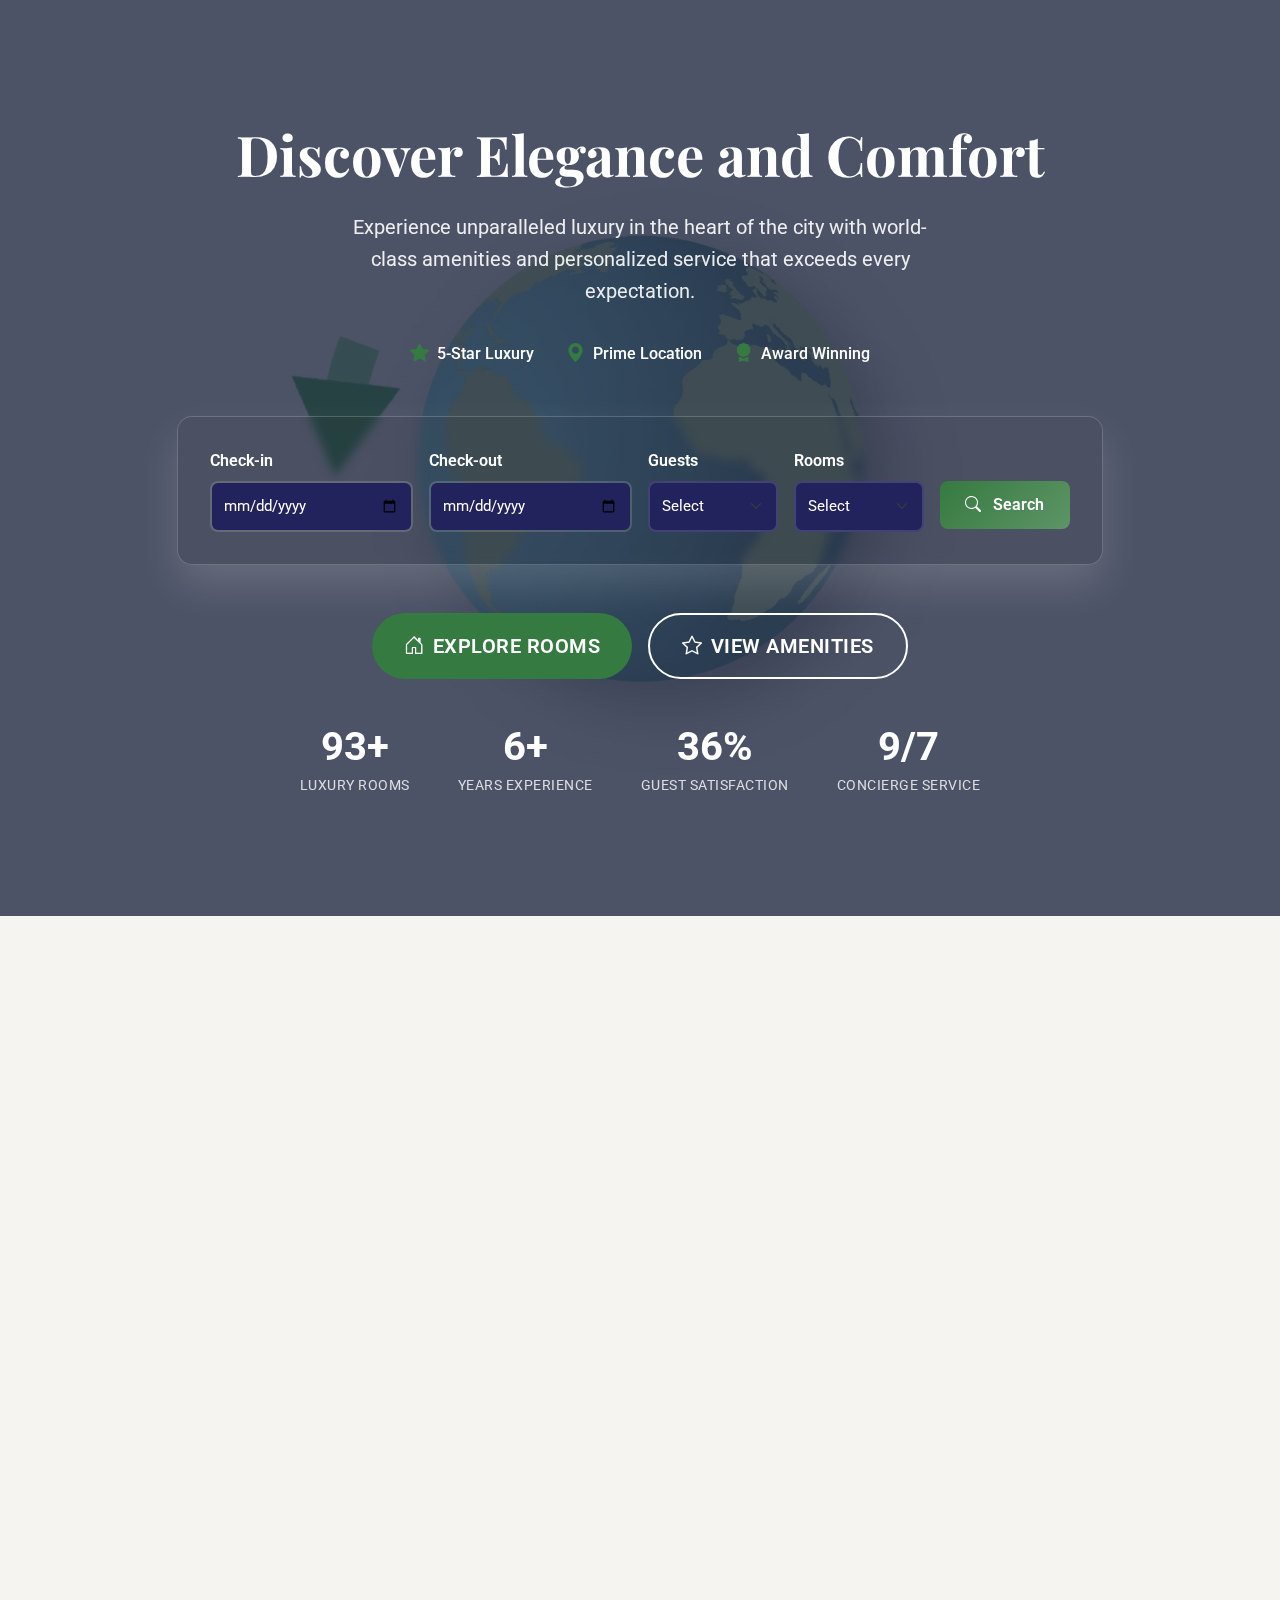
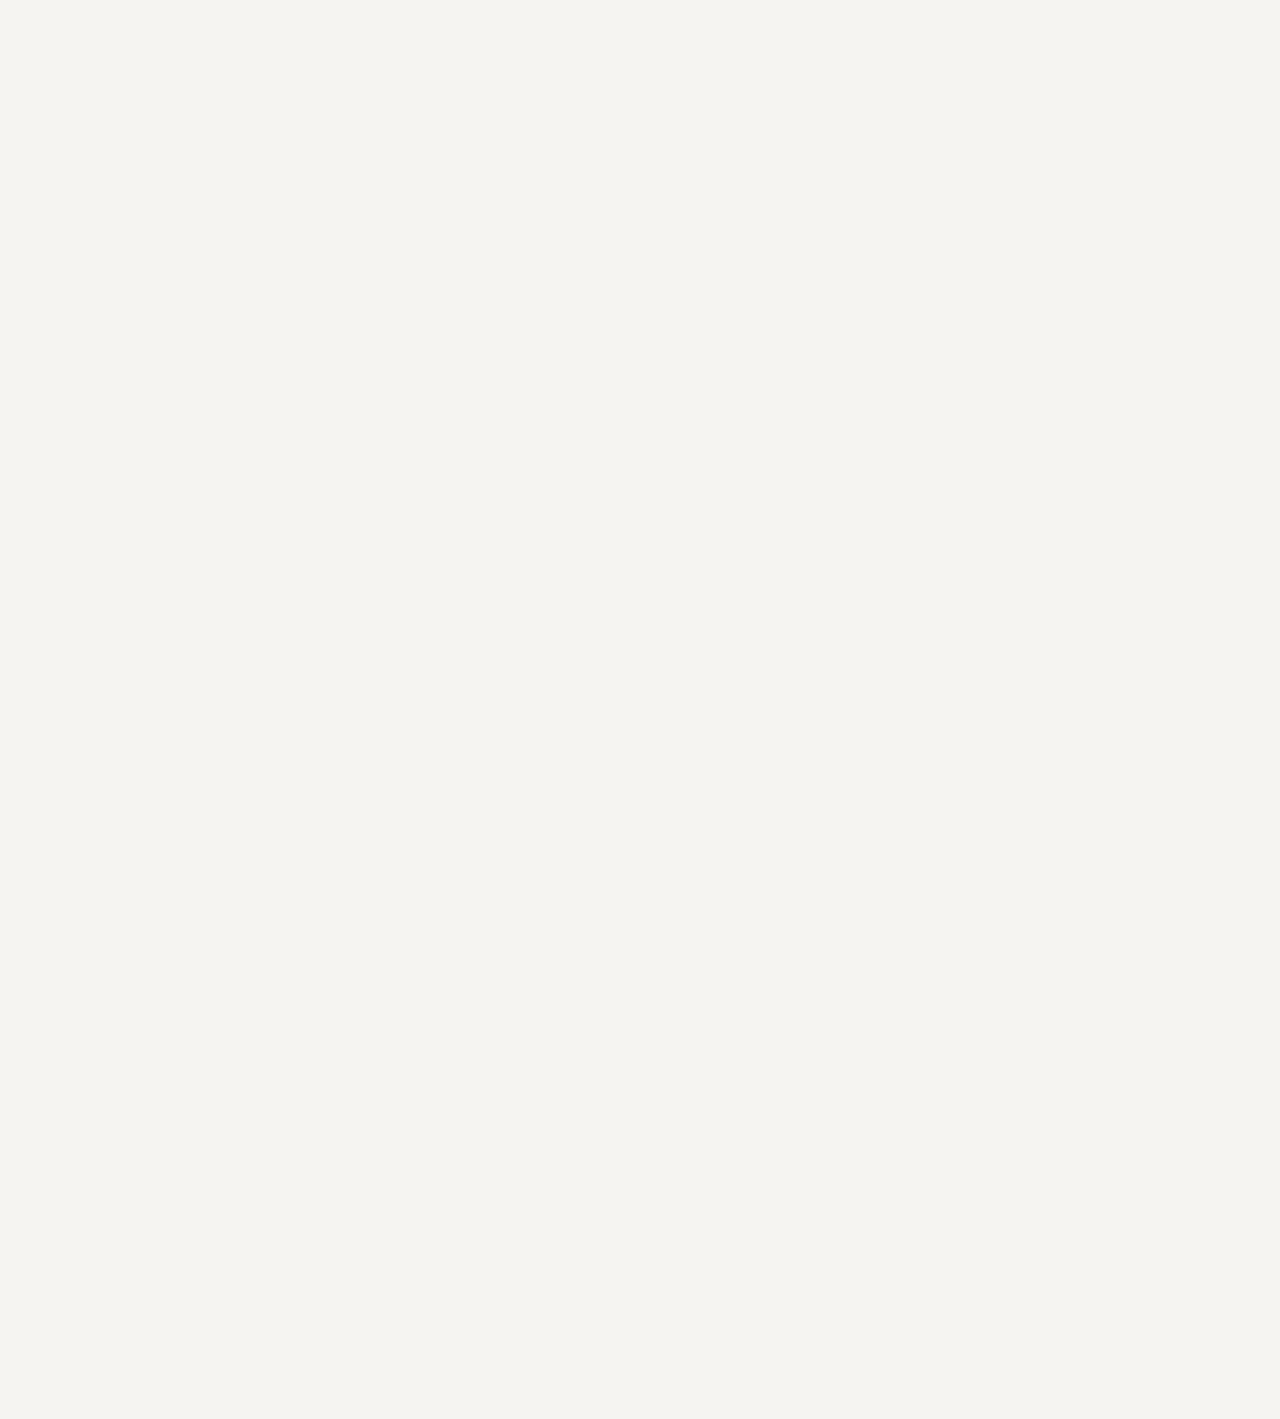
<file: index - Copy.html>
<!DOCTYPE html>
<html lang="vi"></html>

<head>
  <meta charset="utf-8">
  <meta content="width=device-width, initial-scale=1.0" name="viewport">
  <title></title>
  <meta name="description" content="">
  <meta name="keywords" content="">

  <!-- Favicons -->
  <link href="assets/event/img/favicon.png" rel="icon">
  <link href="assets/event/img/apple-touch-icon.png" rel="apple-touch-icon">

  <!-- Fonts -->
  <link href="https://fonts.googleapis.com" rel="preconnect">
  <link href="https://fonts.gstatic.com" rel="preconnect" crossorigin>
  <link href="https://fonts.googleapis.com/css2?family=Roboto:ital,wght@0,100;0,300;0,400;0,500;0,700;0,900;1,100;1,300;1,400;1,500;1,700;1,900&family=Poppins:ital,wght@0,100;0,200;0,300;0,400;0,500;0,600;0,700;0,800;0,900;1,100;1,200;1,300;1,400;1,500;1,600;1,700;1,800;1,900&family=Playfair+Display:ital,wght@0,400;0,500;0,600;0,700;0,800;0,900;1,400;1,500;1,600;1,700;1,800;1,900&display=swap" rel="stylesheet">

  <!-- Vendor CSS Files -->
  <link href="assets/event/vendor/bootstrap/css/bootstrap.min.css" rel="stylesheet">
  <link href="assets/event/vendor/bootstrap-icons/bootstrap-icons.css" rel="stylesheet">
  <link href="assets/event/vendor/aos/aos.css" rel="stylesheet">
  <link href="assets/event/vendor/swiper/swiper-bundle.min.css" rel="stylesheet">
  <link href="assets/event/vendor/glightbox/css/glightbox.min.css" rel="stylesheet">
  <link href="assets/event/vendor/drift-zoom/drift-basic.css" rel="stylesheet">

  <!-- Main CSS File -->
  <link href="assets/event/css/main.css" rel="stylesheet">

  <!-- =======================================================
  * Template Name: LuxuryHotel
  * Template URL: https://bootstrapmade.com/luxury-hotel-bootstrap-template/
  * Updated: Jun 30 2025 with Bootstrap v5.3.7
  * Author: BootstrapMade.com
  * License: https://bootstrapmade.com/license/
  ======================================================== -->
</head>

<body class="index-page">

 

  <main class="main">

    <!-- Hotel Hero Section -->
    <section id="hotel-hero" class="hotel-hero section dark-background">

      <div class="hero-content">
        <div class="hero-background">
          <video autoplay="" muted="" loop="" loading="lazy">
            <source src="assets/event/img/hotel/video-6.mp4" type="video/mp4">
          </video>
          <div class="hero-overlay"></div>
        </div>

        <div class="container">
          <div class="row justify-content-center">
            <div class="col-lg-10">
              <div class="hero-text text-center" data-aos="fade-up" data-aos-delay="100">
                <h1>Discover Elegance and Comfort</h1>
                <p class="hero-subtitle">Experience unparalleled luxury in the heart of the city with world-class amenities and personalized service that exceeds every expectation.</p>

                <div class="hero-features" data-aos="fade-up" data-aos-delay="200">
                  <div class="feature-item">
                    <i class="bi bi-star-fill"></i>
                    <span>5-Star Luxury</span>
                  </div>
                  <div class="feature-item">
                    <i class="bi bi-geo-alt-fill"></i>
                    <span>Prime Location</span>
                  </div>
                  <div class="feature-item">
                    <i class="bi bi-award-fill"></i>
                    <span>Award Winning</span>
                  </div>
                </div>
              </div>

              <div class="booking-card" data-aos="fade-up" data-aos-delay="300">
                <div class="card">
                  <div class="card-body">
                    <form action="" method="post">
                      <div class="row g-3">
                        <div class="col-xl-3">
                          <label for="checkin" class="form-label">Check-in</label>
                          <input type="date" class="form-control" id="checkin" name="checkin" required="">
                        </div>
                        <div class="col-xl-3">
                          <label for="checkout" class="form-label">Check-out</label>
                          <input type="date" class="form-control" id="checkout" name="checkout" required="">
                        </div>
                        <div class="col-xl-2">
                          <label for="guests" class="form-label">Guests</label>
                          <select class="form-select" id="guests" name="guests" required="">
                            <option value="">Select</option>
                            <option value="1">1 Guest</option>
                            <option value="2">2 Guests</option>
                            <option value="3">3 Guests</option>
                            <option value="4">4+ Guests</option>
                          </select>
                        </div>
                        <div class="col-xl-2">
                          <label for="rooms" class="form-label">Rooms</label>
                          <select class="form-select" id="rooms" name="rooms" required="">
                            <option value="">Select</option>
                            <option value="1">1 Room</option>
                            <option value="2">2 Rooms</option>
                            <option value="3">3+ Rooms</option>
                          </select>
                        </div>
                        <div class="col-xl-2">
                          <label class="form-label d-block">&nbsp;</label>
                          <button type="submit" class="btn btn-primary w-100">
                            <i class="bi bi-search"></i>
                            Search
                          </button>
                        </div>
                      </div>
                    </form>
                  </div>
                </div>
              </div>

              <div class="hero-actions" data-aos="fade-up" data-aos-delay="400">
                <a href="rooms.html" class="btn btn-light btn-lg">
                  <i class="bi bi-house-door"></i>
                  Explore Rooms
                </a>
                <a href="amenities.html" class="btn btn-outline-light btn-lg">
                  <i class="bi bi-star"></i>
                  View Amenities
                </a>
              </div>

              <div class="hero-stats" data-aos="fade-up" data-aos-delay="500">
                <div class="stat-item">
                  <div class="stat-number">
                    <span data-purecounter-start="0" data-purecounter-end="250" data-purecounter-duration="2" class="purecounter"></span>+
                  </div>
                  <div class="stat-label">Luxury Rooms</div>
                </div>
                <div class="stat-item">
                  <div class="stat-number">
                    <span data-purecounter-start="0" data-purecounter-end="15" data-purecounter-duration="2" class="purecounter"></span>+
                  </div>
                  <div class="stat-label">Years Experience</div>
                </div>
                <div class="stat-item">
                  <div class="stat-number">
                    <span data-purecounter-start="0" data-purecounter-end="98" data-purecounter-duration="2" class="purecounter"></span>%
                  </div>
                  <div class="stat-label">Guest Satisfaction</div>
                </div>
                <div class="stat-item">
                  <div class="stat-number">
                    <span data-purecounter-start="0" data-purecounter-end="24" data-purecounter-duration="2" class="purecounter"></span>/7
                  </div>
                  <div class="stat-label">Concierge Service</div>
                </div>
              </div>
            </div>
          </div>
        </div>

      </div>

    </section><!-- /Hotel Hero Section -->

    <!-- About Home Section -->
    <section id="about-home" class="about-home section">

      <div class="container" data-aos="fade-up" data-aos-delay="100">

        <div class="row align-items-center">

          <div class="col-lg-5" data-aos="fade-up" data-aos-delay="200">
            <div class="about-images">
              <div class="image-stack">
                <div class="image-main">
                  <img src="assets/event/img/hotel/showcase-3.webp" alt="Heritage Hotel Exterior" class="img-fluid">
                </div>
                <div class="image-overlay">
                  <img src="assets/event/img/hotel/room-8.webp" alt="Elegant Room Interior" class="img-fluid">
                </div>
              </div>
              <div class="floating-badge">
                <div class="badge-icon">
                  <i class="bi bi-award"></i>
                </div>
                <div class="badge-info">
                  <span class="badge-title">5-Star</span>
                  <span class="badge-subtitle">Luxury</span>
                </div>
              </div>
            </div>
          </div><!-- End About Images -->

          <div class="col-lg-7" data-aos="fade-up" data-aos-delay="300">
            <div class="about-content">
              <div class="section-header">
                <span class="subtitle">Heritage &amp; Excellence</span>
                <h2>Discover the Pinnacle of Hospitality</h2>
              </div>

              <p>Experience unparalleled luxury at Heritage Grand Hotel, where timeless elegance meets modern sophistication. For over four decades, we have crafted memorable experiences through exceptional service and attention to every detail.</p>

              <p>Our commitment to excellence has earned recognition from prestigious hospitality awards worldwide, making us the preferred choice for discerning guests seeking both comfort and distinction.</p>

              <div class="features-grid">
                <div class="feature-item">
                  <div class="feature-icon">
                    <i class="bi bi-building"></i>
                  </div>
                  <div class="feature-content">
                    <h4>Premium Suites</h4>
                    <p>Luxuriously appointed accommodations with panoramic city views</p>
                  </div>
                </div>
                <div class="feature-item">
                  <div class="feature-icon">
                    <i class="bi bi-star-fill"></i>
                  </div>
                  <div class="feature-content">
                    <h4>Award-Winning Service</h4>
                    <p>Personalized hospitality that exceeds every expectation</p>
                  </div>
                </div>
                <div class="feature-item">
                  <div class="feature-icon">
                    <i class="bi bi-geo-alt"></i>
                  </div>
                  <div class="feature-content">
                    <h4>Prime Location</h4>
                    <p>Situated in the heart of the city's cultural district</p>
                  </div>
                </div>
                <div class="feature-item">
                  <div class="feature-icon">
                    <i class="bi bi-fork-knife"></i>
                  </div>
                  <div class="feature-content">
                    <h4>Michelin Dining</h4>
                    <p>Exceptional culinary experiences by renowned chefs</p>
                  </div>
                </div>
              </div><!-- End Features Grid -->

              <div class="about-actions">
                <a href="about.html" class="btn-discover">
                  <span>Discover Our Story</span>
                  <i class="bi bi-arrow-right"></i>
                </a>
              </div>

            </div>
          </div><!-- End About Content -->

        </div>

      </div>

    </section><!-- /About Home Section -->

    <!-- Rooms Showcase Section -->
    <section id="rooms-showcase" class="rooms-showcase section">

      <!-- Section Title -->
      <div class="container section-title" data-aos="fade-up">
        <h2>Rooms</h2>
        <p>Necessitatibus eius consequatur ex aliquid fuga eum quidem sint consectetur velit</p>
      </div><!-- End Section Title -->

      <div class="container" data-aos="fade-up" data-aos-delay="100">

        <div class="row">
          <div class="col-lg-6 col-md-6 mb-4" data-aos="zoom-in" data-aos-delay="200">
            <div class="room-showcase-card featured">
              <div class="room-hero-image">
                <img src="assets/event/img/hotel/room-7.webp" alt="Presidential Suite" class="img-fluid">
                <div class="room-badge">Popular Choice</div>
                <div class="room-icons">
                  <span class="icon-item"><i class="bi bi-people"></i> 4</span>
                  <span class="icon-item"><i class="bi bi-house"></i> Suite</span>
                  <span class="icon-item"><i class="bi bi-star"></i> Luxury</span>
                </div>
              </div>
              <div class="room-info">
                <div class="room-header">
                  <h3>Luxury Presidential Suite</h3>
                  <div class="rating">
                    <i class="bi bi-star-fill"></i>
                    <i class="bi bi-star-fill"></i>
                    <i class="bi bi-star-fill"></i>
                    <i class="bi bi-star-fill"></i>
                    <i class="bi bi-star-fill"></i>
                  </div>
                </div>
                <p class="room-excerpt">Excepteur sint occaecat cupidatat non proident, sunt in culpa qui officia deserunt mollit anim id est laborum. Sed ut perspiciatis unde omnis.</p>
                <div class="room-amenities">
                  <i class="bi bi-wifi"></i>
                  <i class="bi bi-tv"></i>
                  <i class="bi bi-cup-hot"></i>
                  <i class="bi bi-snow"></i>
                  <i class="bi bi-telephone"></i>
                  <i class="bi bi-safe"></i>
                </div>
                <div class="room-bottom">
                  <div class="pricing-info">
                    <span class="price-tag">$549</span>
                    <span class="price-label">per night</span>
                  </div>
                  <a href="room-details.html" class="explore-btn">Book Now</a>
                </div>
              </div>
            </div>
          </div><!-- End Featured Room Card -->

          <div class="col-lg-6">
            <div class="row">
              <div class="col-12 mb-4" data-aos="slide-left" data-aos-delay="250">
                <div class="room-showcase-card compact">
                  <div class="compact-image">
                    <img src="assets/event/img/hotel/room-11.webp" alt="Executive Suite" class="img-fluid">
                    <div class="quick-view">
                      <i class="bi bi-eye"></i>
                    </div>
                  </div>
                  <div class="compact-content">
                    <h4>Executive Business Suite</h4>
                    <p>Duis aute irure dolor in reprehenderit in voluptate velit esse cillum dolore eu fugiat nulla pariatur.</p>
                    <div class="compact-features">
                      <span><i class="bi bi-briefcase"></i> Work Desk</span>
                      <span><i class="bi bi-building"></i> City View</span>
                    </div>
                    <div class="compact-bottom">
                      <span class="compact-price">$289<small>/night</small></span>
                      <a href="room-details.html" class="quick-book">Reserve</a>
                    </div>
                  </div>
                </div>
              </div><!-- End Compact Room Card -->

              <div class="col-12 mb-4" data-aos="slide-left" data-aos-delay="300">
                <div class="room-showcase-card compact">
                  <div class="compact-image">
                    <img src="assets/event/img/hotel/room-16.webp" alt="Ocean View" class="img-fluid">
                    <div class="quick-view">
                      <i class="bi bi-eye"></i>
                    </div>
                  </div>
                  <div class="compact-content">
                    <h4>Ocean View Double Room</h4>
                    <p>Ut enim ad minim veniam, quis nostrud exercitation ullamco laboris nisi ut aliquip ex ea commodo.</p>
                    <div class="compact-features">
                      <span><i class="bi bi-water"></i> Ocean View</span>
                      <span><i class="bi bi-tree"></i> Balcony</span>
                    </div>
                    <div class="compact-bottom">
                      <span class="compact-price">$219<small>/night</small></span>
                      <a href="room-details.html" class="quick-book">Reserve</a>
                    </div>
                  </div>
                </div>
              </div><!-- End Compact Room Card -->

              <div class="col-12 mb-4" data-aos="slide-left" data-aos-delay="350">
                <div class="room-showcase-card compact">
                  <div class="compact-image">
                    <img src="assets/event/img/hotel/room-9.webp" alt="Family Room" class="img-fluid">
                    <div class="quick-view">
                      <i class="bi bi-eye"></i>
                    </div>
                  </div>
                  <div class="compact-content">
                    <h4>Family Connecting Rooms</h4>
                    <p>Lorem ipsum dolor sit amet, consectetur adipiscing elit, sed do eiusmod tempor incididunt ut labore.</p>
                    <div class="compact-features">
                      <span><i class="bi bi-door-open"></i> Connected</span>
                      <span><i class="bi bi-controller"></i> Entertainment</span>
                    </div>
                    <div class="compact-bottom">
                      <span class="compact-price">$379<small>/night</small></span>
                      <a href="room-details.html" class="quick-book">Reserve</a>
                    </div>
                  </div>
                </div>
              </div><!-- End Compact Room Card -->

            </div>
          </div>

        </div>

        <div class="row mt-5">
          <div class="col-lg-3 col-md-6 mb-4" data-aos="fade-up" data-aos-delay="400">
            <div class="room-showcase-card mini">
              <div class="mini-image">
                <img src="assets/event/img/hotel/room-13.webp" alt="Standard Room" class="img-fluid">
                <div class="mini-overlay">
                  <a href="room-details.html"><i class="bi bi-arrow-right"></i></a>
                </div>
              </div>
              <div class="mini-content">
                <h5>Classic Double Room</h5>
                <div class="mini-price">$159<span>/night</span></div>
                <div class="mini-amenities">
                  <i class="bi bi-wifi"></i>
                  <i class="bi bi-tv"></i>
                  <i class="bi bi-telephone"></i>
                </div>
              </div>
            </div>
          </div><!-- End Mini Room Card -->

          <div class="col-lg-3 col-md-6 mb-4" data-aos="fade-up" data-aos-delay="450">
            <div class="room-showcase-card mini">
              <div class="mini-image">
                <img src="assets/event/img/hotel/room-18.webp" alt="Deluxe Room" class="img-fluid">
                <div class="mini-overlay">
                  <a href="room-details.html"><i class="bi bi-arrow-right"></i></a>
                </div>
              </div>
              <div class="mini-content">
                <h5>Deluxe King Suite</h5>
                <div class="mini-price">$199<span>/night</span></div>
                <div class="mini-amenities">
                  <i class="bi bi-wifi"></i>
                  <i class="bi bi-cup-hot"></i>
                  <i class="bi bi-snow"></i>
                </div>
              </div>
            </div>
          </div><!-- End Mini Room Card -->

          <div class="col-lg-3 col-md-6 mb-4" data-aos="fade-up" data-aos-delay="500">
            <div class="room-showcase-card mini">
              <div class="mini-image">
                <img src="assets/event/img/hotel/room-4.webp" alt="Superior Room" class="img-fluid">
                <div class="mini-overlay">
                  <a href="room-details.html"><i class="bi bi-arrow-right"></i></a>
                </div>
              </div>
              <div class="mini-content">
                <h5>Superior Garden View</h5>
                <div class="mini-price">$239<span>/night</span></div>
                <div class="mini-amenities">
                  <i class="bi bi-tree"></i>
                  <i class="bi bi-tv"></i>
                  <i class="bi bi-wifi"></i>
                </div>
              </div>
            </div>
          </div><!-- End Mini Room Card -->

          <div class="col-lg-3 col-md-6 mb-4" data-aos="fade-up" data-aos-delay="550">
            <div class="room-showcase-card mini">
              <div class="mini-image">
                <img src="assets/event/img/hotel/room-20.webp" alt="Penthouse" class="img-fluid">
                <div class="mini-overlay">
                  <a href="room-details.html"><i class="bi bi-arrow-right"></i></a>
                </div>
              </div>
              <div class="mini-content">
                <h5>Penthouse Suite</h5>
                <div class="mini-price">$899<span>/night</span></div>
                <div class="mini-amenities">
                  <i class="bi bi-award"></i>
                  <i class="bi bi-house"></i>
                  <i class="bi bi-star"></i>
                </div>
              </div>
            </div>
          </div><!-- End Mini Room Card -->

        </div>

        <div class="text-center mt-5" data-aos="fade-up" data-aos-delay="600">
          <a href="rooms.html" class="discover-all-btn">Discover All Accommodations</a>
        </div>

      </div>

    </section><!-- /Rooms Showcase Section -->

    <!-- Amenities Cards Section -->
    

  <!-- Scroll Top -->
  <a href="#" id="scroll-top" class="scroll-top d-flex align-items-center justify-content-center"><i class="bi bi-arrow-up-short"></i></a>

  <!-- Preloader -->
  <div id="preloader"></div>

  <!-- Vendor JS Files -->
  <script src="assets/event/vendor/bootstrap/js/bootstrap.bundle.min.js"></script>
  <script src="assets/event/vendor/php-email-form/validate.js"></script>
  <script src="assets/event/vendor/aos/aos.js"></script>
  <script src="assets/event/vendor/purecounter/purecounter_vanilla.js"></script>
  <script src="assets/event/vendor/swiper/swiper-bundle.min.js"></script>
  <script src="assets/event/vendor/glightbox/js/glightbox.min.js"></script>
  <script src="assets/event/vendor/drift-zoom/Drift.min.js"></script>
  <script src="assets/event/vendor/imagesloaded/imagesloaded.pkgd.min.js"></script>
  <script src="assets/event/vendor/isotope-layout/isotope.pkgd.min.js"></script>

  <!-- Main JS File -->
  <script src="assets/event/js/main.js"></script>

</body>

</html>
</file>
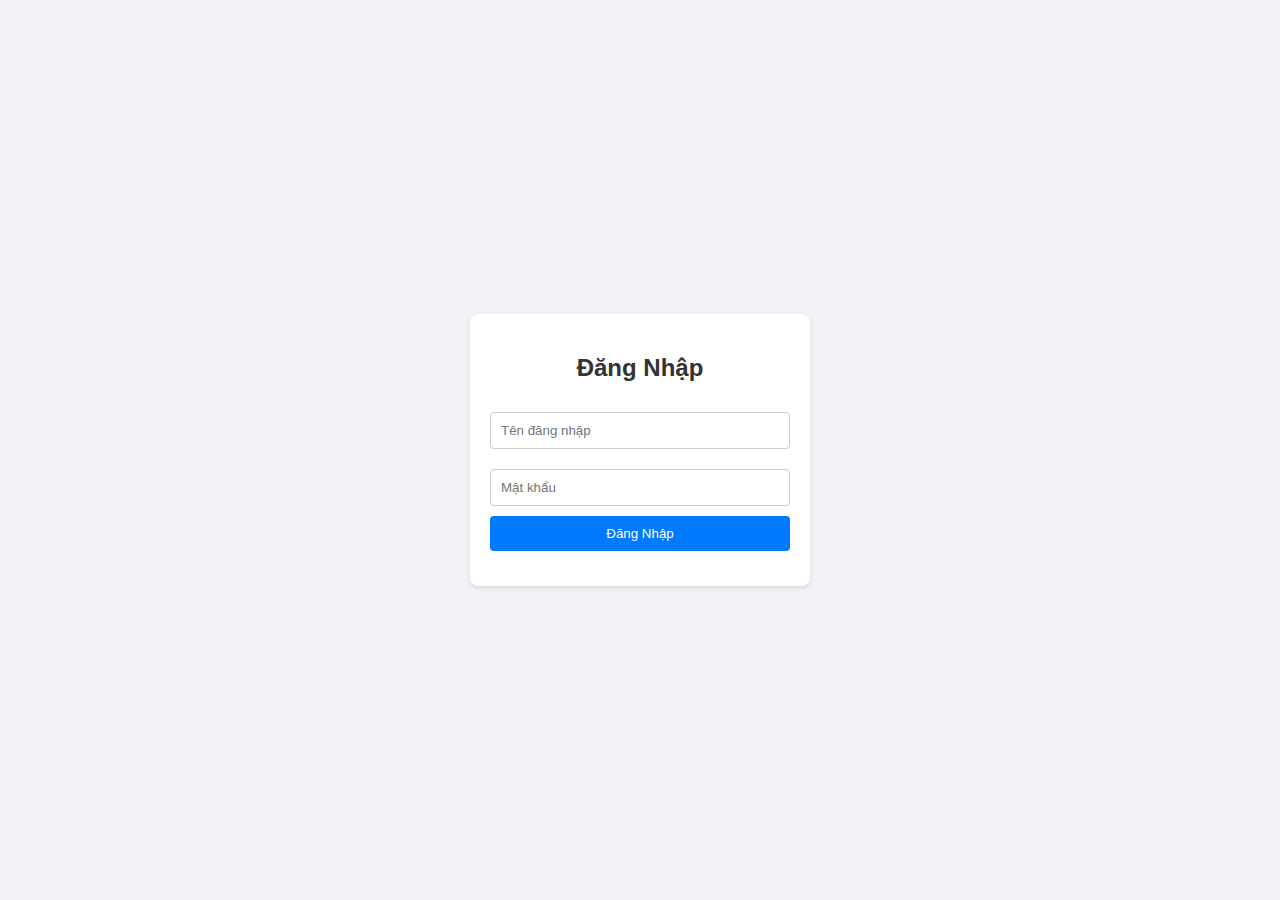
<file: login.html>
<!DOCTYPE html>
<html lang="vi">
<head>
  <meta charset="UTF-8">
  <meta name="viewport" content="width=device-width, initial-scale=1.0">
  <title>Form Đăng Nhập</title>
  <style>
    body {
      font-family: Arial, sans-serif;
      display: flex;
      justify-content: center;
      align-items: center;
      height: 100vh;
      margin: 0;
      background-color: #f0f2f5;
    }
    .login-container {
      background: white;
      padding: 20px;
      border-radius: 8px;
      box-shadow: 0 2px 4px rgba(0, 0, 0, 0.1);
      width: 300px;
      text-align: center;
    }
    .login-container h2 {
      margin-bottom: 20px;
      color: #333;
    }
    .login-container input {
      width: 100%;
      padding: 10px;
      margin: 10px 0;
      border: 1px solid #ccc;
      border-radius: 4px;
      box-sizing: border-box;
    }
    .login-container button {
      width: 100%;
      padding: 10px;
      background-color: #007bff;
      color: white;
      border: none;
      border-radius: 4px;
      cursor: pointer;
    }
    .login-container button:hover {
      background-color: #0056b3;
    }
    .message {
      margin-top: 15px;
      color: green;
      font-weight: bold;
    }
  </style>
</head>
<body>
  <div class="login-container">
    <h2>Đăng Nhập</h2>
    <input type="text" id="username" placeholder="Tên đăng nhập" required>
    <input type="password" id="password" placeholder="Mật khẩu" required>
    <button onclick="login()">Đăng Nhập</button>
    <div id="message" class="message"></div>
  </div>

  <script>
    function login() {
      const message = document.getElementById('message');
      message.textContent = 'Đăng nhập thành công!';
      // Chuyển hướng về index.html sau 2 giây
      setTimeout(() => {
        window.location.href = 'index.html';
      }, 2000);
    }
  </script>
</body>
</html>
</file>
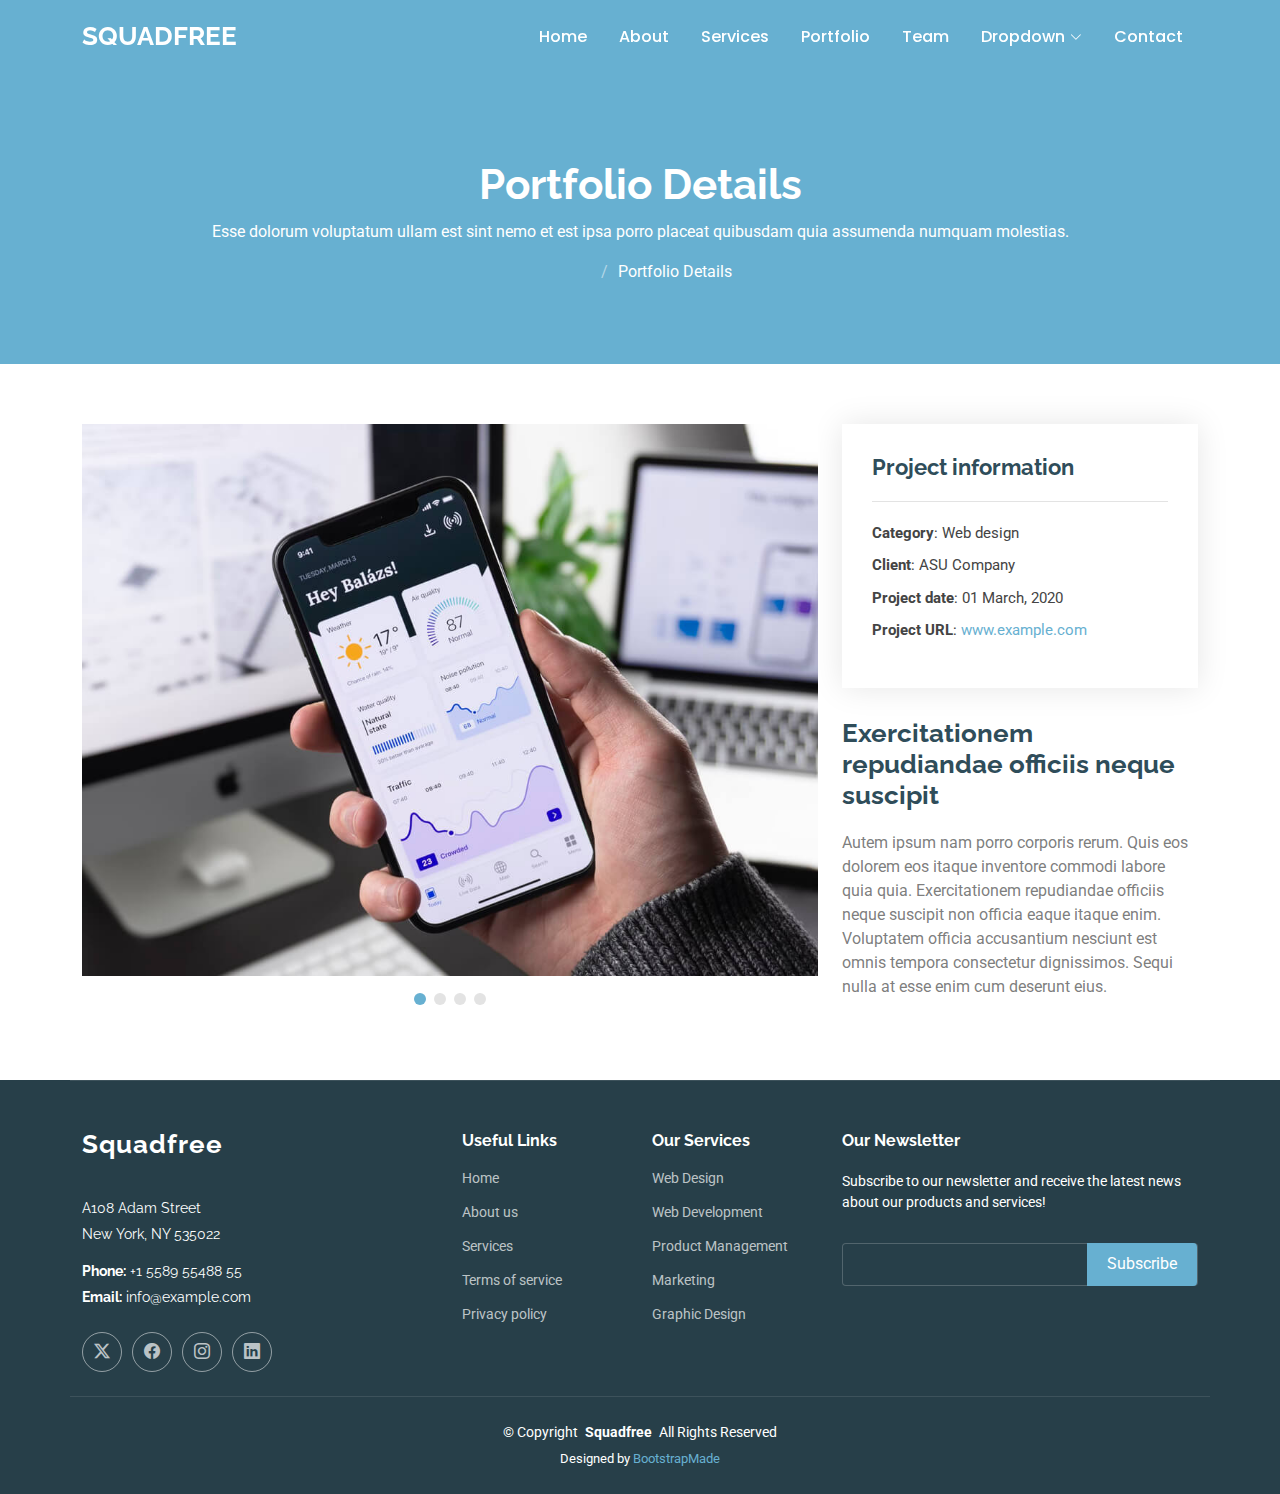
<file: portfolio-details.html>
<!DOCTYPE html>
<html lang="en">

<head>
  <meta charset="utf-8">
  <meta content="width=device-width, initial-scale=1.0" name="viewport">
  <title>Portfolio Details - Squadfree Bootstrap Template</title>
  <meta name="description" content="">
  <meta name="keywords" content="">

  <!-- Favicons -->
  <link href="assets/img/favicon.png" rel="icon">
  <link href="assets/img/apple-touch-icon.png" rel="apple-touch-icon">

  <!-- Fonts -->
  <link href="https://fonts.googleapis.com" rel="preconnect">
  <link href="https://fonts.gstatic.com" rel="preconnect" crossorigin>
  <link href="https://fonts.googleapis.com/css2?family=Roboto:ital,wght@0,100;0,300;0,400;0,500;0,700;0,900;1,100;1,300;1,400;1,500;1,700;1,900&family=Poppins:ital,wght@0,100;0,200;0,300;0,400;0,500;0,600;0,700;0,800;0,900;1,100;1,200;1,300;1,400;1,500;1,600;1,700;1,800;1,900&family=Raleway:ital,wght@0,100;0,200;0,300;0,400;0,500;0,600;0,700;0,800;0,900;1,100;1,200;1,300;1,400;1,500;1,600;1,700;1,800;1,900&display=swap" rel="stylesheet">

  <!-- Vendor CSS Files -->
  <link href="assets/vendor/bootstrap/css/bootstrap.min.css" rel="stylesheet">
  <link href="assets/vendor/bootstrap-icons/bootstrap-icons.css" rel="stylesheet">
  <link href="assets/vendor/aos/aos.css" rel="stylesheet">
  <link href="assets/vendor/glightbox/css/glightbox.min.css" rel="stylesheet">
  <link href="assets/vendor/swiper/swiper-bundle.min.css" rel="stylesheet">

  <!-- Main CSS File -->
  <link href="assets/css/main.css" rel="stylesheet">

  <!-- =======================================================
  * Template Name: Squadfree
  * Template URL: https://bootstrapmade.com/squadfree-free-bootstrap-template-creative/
  * Updated: Aug 07 2024 with Bootstrap v5.3.3
  * Author: BootstrapMade.com
  * License: https://bootstrapmade.com/license/
  ======================================================== -->
</head>

<body class="portfolio-details-page">

  <header id="header" class="header d-flex align-items-center fixed-top">
    <div class="container-fluid container-xl position-relative d-flex align-items-center justify-content-between">

      <a href="index.html" class="logo d-flex align-items-center">
        <!-- Uncomment the line below if you also wish to use an image logo -->
        <!-- <img src="assets/img/logo.png" alt=""> -->
        <h1 class="sitename">Squadfree</h1>
      </a>

      <nav id="navmenu" class="navmenu">
        <ul>
          <li><a href="#hero">Home</a></li>
          <li><a href="#about">About</a></li>
          <li><a href="#services">Services</a></li>
          <li><a href="#portfolio">Portfolio</a></li>
          <li><a href="#team">Team</a></li>
          <li class="dropdown"><a href="#"><span>Dropdown</span> <i class="bi bi-chevron-down toggle-dropdown"></i></a>
            <ul>
              <li><a href="#">Dropdown 1</a></li>
              <li class="dropdown"><a href="#"><span>Deep Dropdown</span> <i class="bi bi-chevron-down toggle-dropdown"></i></a>
                <ul>
                  <li><a href="#">Deep Dropdown 1</a></li>
                  <li><a href="#">Deep Dropdown 2</a></li>
                  <li><a href="#">Deep Dropdown 3</a></li>
                  <li><a href="#">Deep Dropdown 4</a></li>
                  <li><a href="#">Deep Dropdown 5</a></li>
                </ul>
              </li>
              <li><a href="#">Dropdown 2</a></li>
              <li><a href="#">Dropdown 3</a></li>
              <li><a href="#">Dropdown 4</a></li>
            </ul>
          </li>
          <li><a href="#contact">Contact</a></li>
        </ul>
        <i class="mobile-nav-toggle d-xl-none bi bi-list"></i>
      </nav>

    </div>
  </header>

  <main class="main">

    <!-- Page Title -->
    <div class="page-title accent-background">
      <div class="container position-relative">
        <h1>Portfolio Details</h1>
        <p>Esse dolorum voluptatum ullam est sint nemo et est ipsa porro placeat quibusdam quia assumenda numquam molestias.</p>
        <nav class="breadcrumbs">
          <ol>
            <li><a href="index.html">Home</a></li>
            <li class="current">Portfolio Details</li>
          </ol>
        </nav>
      </div>
    </div><!-- End Page Title -->

    <!-- Portfolio Details Section -->
    <section id="portfolio-details" class="portfolio-details section">

      <div class="container" data-aos="fade-up" data-aos-delay="100">

        <div class="row gy-4">

          <div class="col-lg-8">
            <div class="portfolio-details-slider swiper init-swiper">

              <script type="application/json" class="swiper-config">
                {
                  "loop": true,
                  "speed": 600,
                  "autoplay": {
                    "delay": 5000
                  },
                  "slidesPerView": "auto",
                  "pagination": {
                    "el": ".swiper-pagination",
                    "type": "bullets",
                    "clickable": true
                  }
                }
              </script>

              <div class="swiper-wrapper align-items-center">

                <div class="swiper-slide">
                  <img src="assets/img/portfolio/app-1.jpg" alt="">
                </div>

                <div class="swiper-slide">
                  <img src="assets/img/portfolio/product-1.jpg" alt="">
                </div>

                <div class="swiper-slide">
                  <img src="assets/img/portfolio/branding-1.jpg" alt="">
                </div>

                <div class="swiper-slide">
                  <img src="assets/img/portfolio/books-1.jpg" alt="">
                </div>

              </div>
              <div class="swiper-pagination"></div>
            </div>
          </div>

          <div class="col-lg-4">
            <div class="portfolio-info" data-aos="fade-up" data-aos-delay="200">
              <h3>Project information</h3>
              <ul>
                <li><strong>Category</strong>: Web design</li>
                <li><strong>Client</strong>: ASU Company</li>
                <li><strong>Project date</strong>: 01 March, 2020</li>
                <li><strong>Project URL</strong>: <a href="#">www.example.com</a></li>
              </ul>
            </div>
            <div class="portfolio-description" data-aos="fade-up" data-aos-delay="300">
              <h2>Exercitationem repudiandae officiis neque suscipit</h2>
              <p>
                Autem ipsum nam porro corporis rerum. Quis eos dolorem eos itaque inventore commodi labore quia quia. Exercitationem repudiandae officiis neque suscipit non officia eaque itaque enim. Voluptatem officia accusantium nesciunt est omnis tempora consectetur dignissimos. Sequi nulla at esse enim cum deserunt eius.
              </p>
            </div>
          </div>

        </div>

      </div>

    </section><!-- /Portfolio Details Section -->

  </main>

  <footer id="footer" class="footer dark-background">

    <div class="container footer-top">
      <div class="row gy-4">
        <div class="col-lg-4 col-md-6 footer-about">
          <a href="index.html" class="logo d-flex align-items-center">
            <span class="sitename">Squadfree</span>
          </a>
          <div class="footer-contact pt-3">
            <p>A108 Adam Street</p>
            <p>New York, NY 535022</p>
            <p class="mt-3"><strong>Phone:</strong> <span>+1 5589 55488 55</span></p>
            <p><strong>Email:</strong> <span>info@example.com</span></p>
          </div>
          <div class="social-links d-flex mt-4">
            <a href=""><i class="bi bi-twitter-x"></i></a>
            <a href=""><i class="bi bi-facebook"></i></a>
            <a href=""><i class="bi bi-instagram"></i></a>
            <a href=""><i class="bi bi-linkedin"></i></a>
          </div>
        </div>

        <div class="col-lg-2 col-md-3 footer-links">
          <h4>Useful Links</h4>
          <ul>
            <li><a href="#">Home</a></li>
            <li><a href="#">About us</a></li>
            <li><a href="#">Services</a></li>
            <li><a href="#">Terms of service</a></li>
            <li><a href="#">Privacy policy</a></li>
          </ul>
        </div>

        <div class="col-lg-2 col-md-3 footer-links">
          <h4>Our Services</h4>
          <ul>
            <li><a href="#">Web Design</a></li>
            <li><a href="#">Web Development</a></li>
            <li><a href="#">Product Management</a></li>
            <li><a href="#">Marketing</a></li>
            <li><a href="#">Graphic Design</a></li>
          </ul>
        </div>

        <div class="col-lg-4 col-md-12 footer-newsletter">
          <h4>Our Newsletter</h4>
          <p>Subscribe to our newsletter and receive the latest news about our products and services!</p>
          <form action="forms/newsletter.php" method="post" class="php-email-form">
            <div class="newsletter-form"><input type="email" name="email"><input type="submit" value="Subscribe"></div>
            <div class="loading">Loading</div>
            <div class="error-message"></div>
            <div class="sent-message">Your subscription request has been sent. Thank you!</div>
          </form>
        </div>

      </div>
    </div>

    <div class="container copyright text-center mt-4">
      <p>© <span>Copyright</span> <strong class="px-1 sitename">Squadfree</strong> <span>All Rights Reserved</span></p>
      <div class="credits">
        <!-- All the links in the footer should remain intact. -->
        <!-- You can delete the links only if you've purchased the pro version. -->
        <!-- Licensing information: https://bootstrapmade.com/license/ -->
        <!-- Purchase the pro version with working PHP/AJAX contact form: [buy-url] -->
        Designed by <a href="https://bootstrapmade.com/">BootstrapMade</a>
      </div>
    </div>

  </footer>

  <!-- Scroll Top -->
  <a href="#" id="scroll-top" class="scroll-top d-flex align-items-center justify-content-center"><i class="bi bi-arrow-up-short"></i></a>

  <!-- Preloader -->
  <div id="preloader"></div>

  <!-- Vendor JS Files -->
  <script src="assets/vendor/bootstrap/js/bootstrap.bundle.min.js"></script>
  <script src="assets/vendor/php-email-form/validate.js"></script>
  <script src="assets/vendor/aos/aos.js"></script>
  <script src="assets/vendor/purecounter/purecounter_vanilla.js"></script>
  <script src="assets/vendor/glightbox/js/glightbox.min.js"></script>
  <script src="assets/vendor/imagesloaded/imagesloaded.pkgd.min.js"></script>
  <script src="assets/vendor/isotope-layout/isotope.pkgd.min.js"></script>
  <script src="assets/vendor/swiper/swiper-bundle.min.js"></script>

  <!-- Main JS File -->
  <script src="assets/js/main.js"></script>

</body>

</html>
</file>
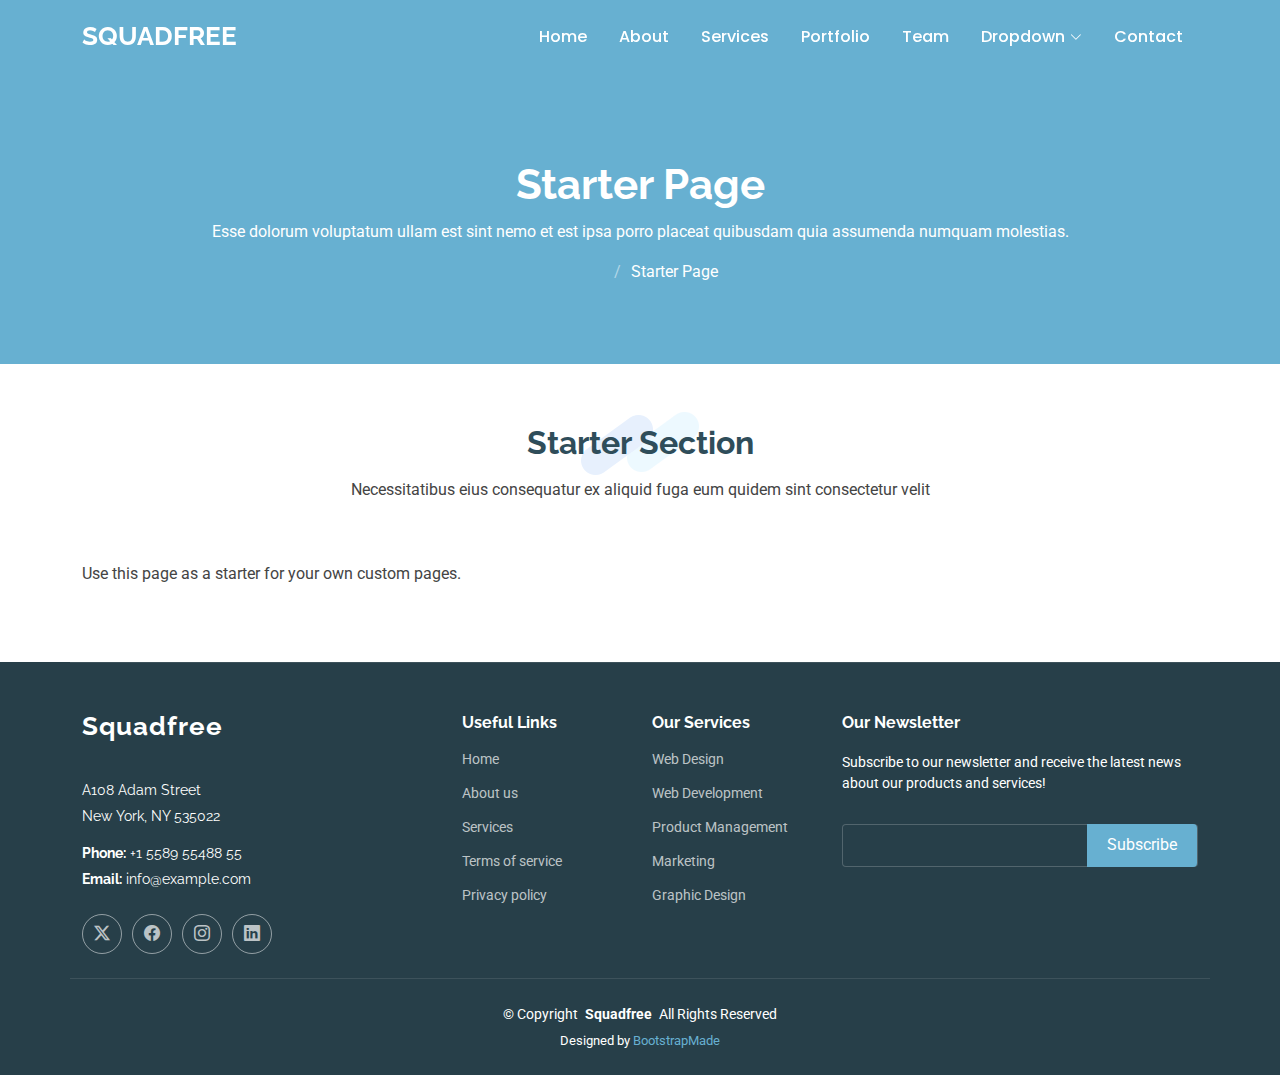
<file: starter-page.html>
<!DOCTYPE html>
<html lang="en">

<head>
  <meta charset="utf-8">
  <meta content="width=device-width, initial-scale=1.0" name="viewport">
  <title>Starter Page - Squadfree Bootstrap Template</title>
  <meta name="description" content="">
  <meta name="keywords" content="">

  <!-- Favicons -->
  <link href="assets/img/favicon.png" rel="icon">
  <link href="assets/img/apple-touch-icon.png" rel="apple-touch-icon">

  <!-- Fonts -->
  <link href="https://fonts.googleapis.com" rel="preconnect">
  <link href="https://fonts.gstatic.com" rel="preconnect" crossorigin>
  <link href="https://fonts.googleapis.com/css2?family=Roboto:ital,wght@0,100;0,300;0,400;0,500;0,700;0,900;1,100;1,300;1,400;1,500;1,700;1,900&family=Poppins:ital,wght@0,100;0,200;0,300;0,400;0,500;0,600;0,700;0,800;0,900;1,100;1,200;1,300;1,400;1,500;1,600;1,700;1,800;1,900&family=Raleway:ital,wght@0,100;0,200;0,300;0,400;0,500;0,600;0,700;0,800;0,900;1,100;1,200;1,300;1,400;1,500;1,600;1,700;1,800;1,900&display=swap" rel="stylesheet">

  <!-- Vendor CSS Files -->
  <link href="assets/vendor/bootstrap/css/bootstrap.min.css" rel="stylesheet">
  <link href="assets/vendor/bootstrap-icons/bootstrap-icons.css" rel="stylesheet">
  <link href="assets/vendor/aos/aos.css" rel="stylesheet">
  <link href="assets/vendor/glightbox/css/glightbox.min.css" rel="stylesheet">
  <link href="assets/vendor/swiper/swiper-bundle.min.css" rel="stylesheet">

  <!-- Main CSS File -->
  <link href="assets/css/main.css" rel="stylesheet">

  <!-- =======================================================
  * Template Name: Squadfree
  * Template URL: https://bootstrapmade.com/squadfree-free-bootstrap-template-creative/
  * Updated: Aug 07 2024 with Bootstrap v5.3.3
  * Author: BootstrapMade.com
  * License: https://bootstrapmade.com/license/
  ======================================================== -->
</head>

<body class="starter-page-page">

  <header id="header" class="header d-flex align-items-center fixed-top">
    <div class="container-fluid container-xl position-relative d-flex align-items-center justify-content-between">

      <a href="index.html" class="logo d-flex align-items-center">
        <!-- Uncomment the line below if you also wish to use an image logo -->
        <!-- <img src="assets/img/logo.png" alt=""> -->
        <h1 class="sitename">Squadfree</h1>
      </a>

      <nav id="navmenu" class="navmenu">
        <ul>
          <li><a href="#hero">Home</a></li>
          <li><a href="#about">About</a></li>
          <li><a href="#services">Services</a></li>
          <li><a href="#portfolio">Portfolio</a></li>
          <li><a href="#team">Team</a></li>
          <li class="dropdown"><a href="#"><span>Dropdown</span> <i class="bi bi-chevron-down toggle-dropdown"></i></a>
            <ul>
              <li><a href="#">Dropdown 1</a></li>
              <li class="dropdown"><a href="#"><span>Deep Dropdown</span> <i class="bi bi-chevron-down toggle-dropdown"></i></a>
                <ul>
                  <li><a href="#">Deep Dropdown 1</a></li>
                  <li><a href="#">Deep Dropdown 2</a></li>
                  <li><a href="#">Deep Dropdown 3</a></li>
                  <li><a href="#">Deep Dropdown 4</a></li>
                  <li><a href="#">Deep Dropdown 5</a></li>
                </ul>
              </li>
              <li><a href="#">Dropdown 2</a></li>
              <li><a href="#">Dropdown 3</a></li>
              <li><a href="#">Dropdown 4</a></li>
            </ul>
          </li>
          <li><a href="#contact">Contact</a></li>
        </ul>
        <i class="mobile-nav-toggle d-xl-none bi bi-list"></i>
      </nav>

    </div>
  </header>

  <main class="main">

    <!-- Page Title -->
    <div class="page-title accent-background">
      <div class="container position-relative">
        <h1>Starter Page</h1>
        <p>Esse dolorum voluptatum ullam est sint nemo et est ipsa porro placeat quibusdam quia assumenda numquam molestias.</p>
        <nav class="breadcrumbs">
          <ol>
            <li><a href="index.html">Home</a></li>
            <li class="current">Starter Page</li>
          </ol>
        </nav>
      </div>
    </div><!-- End Page Title -->

    <!-- Starter Section Section -->
    <section id="starter-section" class="starter-section section">

      <!-- Section Title -->
      <div class="container section-title" data-aos="fade-up">
        <h2>Starter Section</h2>
        <p>Necessitatibus eius consequatur ex aliquid fuga eum quidem sint consectetur velit</p>
      </div><!-- End Section Title -->

      <div class="container" data-aos="fade-up">
        <p>Use this page as a starter for your own custom pages.</p>
      </div>

    </section><!-- /Starter Section Section -->

  </main>

  <footer id="footer" class="footer dark-background">

    <div class="container footer-top">
      <div class="row gy-4">
        <div class="col-lg-4 col-md-6 footer-about">
          <a href="index.html" class="logo d-flex align-items-center">
            <span class="sitename">Squadfree</span>
          </a>
          <div class="footer-contact pt-3">
            <p>A108 Adam Street</p>
            <p>New York, NY 535022</p>
            <p class="mt-3"><strong>Phone:</strong> <span>+1 5589 55488 55</span></p>
            <p><strong>Email:</strong> <span>info@example.com</span></p>
          </div>
          <div class="social-links d-flex mt-4">
            <a href=""><i class="bi bi-twitter-x"></i></a>
            <a href=""><i class="bi bi-facebook"></i></a>
            <a href=""><i class="bi bi-instagram"></i></a>
            <a href=""><i class="bi bi-linkedin"></i></a>
          </div>
        </div>

        <div class="col-lg-2 col-md-3 footer-links">
          <h4>Useful Links</h4>
          <ul>
            <li><a href="#">Home</a></li>
            <li><a href="#">About us</a></li>
            <li><a href="#">Services</a></li>
            <li><a href="#">Terms of service</a></li>
            <li><a href="#">Privacy policy</a></li>
          </ul>
        </div>

        <div class="col-lg-2 col-md-3 footer-links">
          <h4>Our Services</h4>
          <ul>
            <li><a href="#">Web Design</a></li>
            <li><a href="#">Web Development</a></li>
            <li><a href="#">Product Management</a></li>
            <li><a href="#">Marketing</a></li>
            <li><a href="#">Graphic Design</a></li>
          </ul>
        </div>

        <div class="col-lg-4 col-md-12 footer-newsletter">
          <h4>Our Newsletter</h4>
          <p>Subscribe to our newsletter and receive the latest news about our products and services!</p>
          <form action="forms/newsletter.php" method="post" class="php-email-form">
            <div class="newsletter-form"><input type="email" name="email"><input type="submit" value="Subscribe"></div>
            <div class="loading">Loading</div>
            <div class="error-message"></div>
            <div class="sent-message">Your subscription request has been sent. Thank you!</div>
          </form>
        </div>

      </div>
    </div>

    <div class="container copyright text-center mt-4">
      <p>© <span>Copyright</span> <strong class="px-1 sitename">Squadfree</strong> <span>All Rights Reserved</span></p>
      <div class="credits">
        <!-- All the links in the footer should remain intact. -->
        <!-- You can delete the links only if you've purchased the pro version. -->
        <!-- Licensing information: https://bootstrapmade.com/license/ -->
        <!-- Purchase the pro version with working PHP/AJAX contact form: [buy-url] -->
        Designed by <a href="https://bootstrapmade.com/">BootstrapMade</a>
      </div>
    </div>

  </footer>

  <!-- Scroll Top -->
  <a href="#" id="scroll-top" class="scroll-top d-flex align-items-center justify-content-center"><i class="bi bi-arrow-up-short"></i></a>

  <!-- Preloader -->
  <div id="preloader"></div>

  <!-- Vendor JS Files -->
  <script src="assets/vendor/bootstrap/js/bootstrap.bundle.min.js"></script>
  <script src="assets/vendor/php-email-form/validate.js"></script>
  <script src="assets/vendor/aos/aos.js"></script>
  <script src="assets/vendor/purecounter/purecounter_vanilla.js"></script>
  <script src="assets/vendor/glightbox/js/glightbox.min.js"></script>
  <script src="assets/vendor/imagesloaded/imagesloaded.pkgd.min.js"></script>
  <script src="assets/vendor/isotope-layout/isotope.pkgd.min.js"></script>
  <script src="assets/vendor/swiper/swiper-bundle.min.js"></script>

  <!-- Main JS File -->
  <script src="assets/js/main.js"></script>

</body>

</html>
</file>
<file: assets/event/vendor/drift-zoom/drift-basic.css>
@keyframes drift-fadeZoomIn {
  0% {
    transform: scale(1.5);
    opacity: 0;
  }
  100% {
    transform: scale(1);
    opacity: 1;
  }
}

@keyframes drift-fadeZoomOut {
  0% {
    transform: scale(1);
    opacity: 1;
  }
  15% {
    transform: scale(1.1);
    opacity: 1;
  }
  100% {
    transform: scale(0.5);
    opacity: 0;
  }
}

@keyframes drift-loader-rotate {
  0% {
    transform: translate(-50%, -50%) rotate(0);
  }
  50% {
    transform: translate(-50%, -50%) rotate(-180deg);
  }
  100% {
    transform: translate(-50%, -50%) rotate(-360deg);
  }
}

@keyframes drift-loader-before {
  0% {
    transform: scale(1);
  }
  10% {
    transform: scale(1.2) translateX(6px);
  }
  25% {
    transform: scale(1.3) translateX(8px);
  }
  40% {
    transform: scale(1.2) translateX(6px);
  }
  50% {
    transform: scale(1);
  }
  60% {
    transform: scale(0.8) translateX(6px);
  }
  75% {
    transform: scale(0.7) translateX(8px);
  }
  90% {
    transform: scale(0.8) translateX(6px);
  }
  100% {
    transform: scale(1);
  }
}

@keyframes drift-loader-after {
  0% {
    transform: scale(1);
  }
  10% {
    transform: scale(1.2) translateX(-6px);
  }
  25% {
    transform: scale(1.3) translateX(-8px);
  }
  40% {
    transform: scale(1.2) translateX(-6px);
  }
  50% {
    transform: scale(1);
  }
  60% {
    transform: scale(0.8) translateX(-6px);
  }
  75% {
    transform: scale(0.7) translateX(-8px);
  }
  90% {
    transform: scale(0.8) translateX(-6px);
  }
  100% {
    transform: scale(1);
  }
}

@-webkit-keyframes drift-fadeZoomIn {
  0% {
    -webkit-transform: scale(1.5);
    opacity: 0;
  }
  100% {
    -webkit-transform: scale(1);
    opacity: 1;
  }
}

@-webkit-keyframes drift-fadeZoomOut {
  0% {
    -webkit-transform: scale(1);
    opacity: 1;
  }
  15% {
    -webkit-transform: scale(1.1);
    opacity: 1;
  }
  100% {
    -webkit-transform: scale(0.5);
    opacity: 0;
  }
}

@-webkit-keyframes drift-loader-rotate {
  0% {
    -webkit-transform: translate(-50%, -50%) rotate(0);
  }
  50% {
    -webkit-transform: translate(-50%, -50%) rotate(-180deg);
  }
  100% {
    -webkit-transform: translate(-50%, -50%) rotate(-360deg);
  }
}

@-webkit-keyframes drift-loader-before {
  0% {
    -webkit-transform: scale(1);
  }
  10% {
    -webkit-transform: scale(1.2) translateX(6px);
  }
  25% {
    -webkit-transform: scale(1.3) translateX(8px);
  }
  40% {
    -webkit-transform: scale(1.2) translateX(6px);
  }
  50% {
    -webkit-transform: scale(1);
  }
  60% {
    -webkit-transform: scale(0.8) translateX(6px);
  }
  75% {
    -webkit-transform: scale(0.7) translateX(8px);
  }
  90% {
    -webkit-transform: scale(0.8) translateX(6px);
  }
  100% {
    -webkit-transform: scale(1);
  }
}

@-webkit-keyframes drift-loader-after {
  0% {
    -webkit-transform: scale(1);
  }
  10% {
    -webkit-transform: scale(1.2) translateX(-6px);
  }
  25% {
    -webkit-transform: scale(1.3) translateX(-8px);
  }
  40% {
    -webkit-transform: scale(1.2) translateX(-6px);
  }
  50% {
    -webkit-transform: scale(1);
  }
  60% {
    -webkit-transform: scale(0.8) translateX(-6px);
  }
  75% {
    -webkit-transform: scale(0.7) translateX(-8px);
  }
  90% {
    -webkit-transform: scale(0.8) translateX(-6px);
  }
  100% {
    -webkit-transform: scale(1);
  }
}

.drift-zoom-pane {
  background: rgba(0, 0, 0, 0.5);
  /* This is required because of a bug that causes border-radius to not
  work with child elements in certain cases. */
  transform: translate3d(0, 0, 0);
  -webkit-transform: translate3d(0, 0, 0);
}

.drift-zoom-pane.drift-opening {
  animation: drift-fadeZoomIn 180ms ease-out;
  -webkit-animation: drift-fadeZoomIn 180ms ease-out;
}

.drift-zoom-pane.drift-closing {
  animation: drift-fadeZoomOut 210ms ease-in;
  -webkit-animation: drift-fadeZoomOut 210ms ease-in;
}

.drift-zoom-pane.drift-inline {
  position: absolute;
  width: 150px;
  height: 150px;
  border-radius: 75px;
  box-shadow: 0 6px 18px rgba(0, 0, 0, 0.3);
}

.drift-loading .drift-zoom-pane-loader {
  display: block;
  position: absolute;
  top: 50%;
  left: 50%;
  transform: translate(-50%, -50%);
  -webkit-transform: translate(-50%, -50%);
  width: 66px;
  height: 20px;
  animation: drift-loader-rotate 1800ms infinite linear;
  -webkit-animation: drift-loader-rotate 1800ms infinite linear;
}

.drift-zoom-pane-loader:before,
.drift-zoom-pane-loader:after {
  content: "";
  display: block;
  width: 20px;
  height: 20px;
  position: absolute;
  top: 50%;
  margin-top: -10px;
  border-radius: 20px;
  background: rgba(255, 255, 255, 0.9);
}

.drift-zoom-pane-loader:before {
  left: 0;
  animation: drift-loader-before 1800ms infinite linear;
  -webkit-animation: drift-loader-before 1800ms infinite linear;
}

.drift-zoom-pane-loader:after {
  right: 0;
  animation: drift-loader-after 1800ms infinite linear;
  -webkit-animation: drift-loader-after 1800ms infinite linear;
  animation-delay: -900ms;
  -webkit-animation-delay: -900ms;
}

.drift-bounding-box {
  background-color: rgba(0, 0, 0, 0.4);
}
</file>
<file: assets/css/main.css>
/**
* Template Name: Squadfree
* Template URL: https://bootstrapmade.com/squadfree-free-bootstrap-template-creative/
* Updated: Aug 07 2024 with Bootstrap v5.3.3
* Author: BootstrapMade.com
* License: https://bootstrapmade.com/license/
*/

/*--------------------------------------------------------------
# Font & Color Variables
# Help: https://bootstrapmade.com/color-system/
--------------------------------------------------------------*/
/* Fonts */
:root {
  --default-font: "Roboto",  system-ui, -apple-system, "Segoe UI", Roboto, "Helvetica Neue", Arial, "Noto Sans", "Liberation Sans", sans-serif, "Apple Color Emoji", "Segoe UI Emoji", "Segoe UI Symbol", "Noto Color Emoji";
  --heading-font: "Raleway",  sans-serif;
  --nav-font: "Poppins",  sans-serif;
}

/* Global Colors - The following color variables are used throughout the website. Updating them here will change the color scheme of the entire website */
:root { 
  --background-color: #ffffff; /* Background color for the entire website, including individual sections */
  --default-color: #444444; /* Default color used for the majority of the text content across the entire website */
  --heading-color: #2f4d5a; /* Color for headings, subheadings and title throughout the website */
  --accent-color: #67b0d1; /* Accent color that represents your brand on the website. It's used for buttons, links, and other elements that need to stand out */
  --surface-color: #ffffff; /* The surface color is used as a background of boxed elements within sections, such as cards, icon boxes, or other elements that require a visual separation from the global background. */
  --contrast-color: #ffffff; /* Contrast color for text, ensuring readability against backgrounds of accent, heading, or default colors. */
}

/* Nav Menu Colors - The following color variables are used specifically for the navigation menu. They are separate from the global colors to allow for more customization options */
:root {
  --nav-color: #ffffff;  /* The default color of the main navmenu links */
  --nav-hover-color: #67b0d1; /* Applied to main navmenu links when they are hovered over or active */
  --nav-mobile-background-color: #ffffff; /* Used as the background color for mobile navigation menu */
  --nav-dropdown-background-color: #ffffff; /* Used as the background color for dropdown items that appear when hovering over primary navigation items */
  --nav-dropdown-color: #444444; /* Used for navigation links of the dropdown items in the navigation menu. */
  --nav-dropdown-hover-color: #67b0d1; /* Similar to --nav-hover-color, this color is applied to dropdown navigation links when they are hovered over. */
}

/* Color Presets - These classes override global colors when applied to any section or element, providing reuse of the sam color scheme. */

.light-background {
  --background-color: #f5f9fc;
  --surface-color: #ffffff;
}

.dark-background {
  --background-color: #273f49;
  --default-color: #ffffff;
  --heading-color: #ffffff;
  --surface-color: #395c6a;
  --contrast-color: #ffffff;
}

.accent-background {
  --background-color: #67b0d1;
  --default-color: #ffffff;
  --heading-color: #ffffff;
  --surface-color: #8ec4dd;
}

/* Smooth scroll */
:root {
  scroll-behavior: smooth;
}

/*--------------------------------------------------------------
# General Styling & Shared Classes
--------------------------------------------------------------*/
body {
  color: var(--default-color);
  background-color: var(--background-color);
  font-family: var(--default-font);
}

a {
  color: var(--accent-color);
  text-decoration: none;
  transition: 0.3s;
}

a:hover {
  color: color-mix(in srgb, var(--accent-color), transparent 25%);
  text-decoration: none;
}

h1,
h2,
h3,
h4,
h5,
h6 {
  color: var(--heading-color);
  font-family: var(--heading-font);
}

/* PHP Email Form Messages
------------------------------*/
.php-email-form .error-message {
  display: none;
  background: #df1529;
  color: #ffffff;
  text-align: left;
  padding: 15px;
  margin-bottom: 24px;
  font-weight: 600;
}

.php-email-form .sent-message {
  display: none;
  color: #ffffff;
  background: #059652;
  text-align: center;
  padding: 15px;
  margin-bottom: 24px;
  font-weight: 600;
}

.php-email-form .loading {
  display: none;
  background: var(--surface-color);
  text-align: center;
  padding: 15px;
  margin-bottom: 24px;
}

.php-email-form .loading:before {
  content: "";
  display: inline-block;
  border-radius: 50%;
  width: 24px;
  height: 24px;
  margin: 0 10px -6px 0;
  border: 3px solid var(--accent-color);
  border-top-color: var(--surface-color);
  animation: php-email-form-loading 1s linear infinite;
}

@keyframes php-email-form-loading {
  0% {
    transform: rotate(0deg);
  }

  100% {
    transform: rotate(360deg);
  }
}

/*--------------------------------------------------------------
# Global Header
--------------------------------------------------------------*/
.header {
  --background-color: rgba(255, 255, 255, 0);
  --default-color: #ffffff;
  --heading-color: #ffffff;
  color: var(--default-color);
  background-color: var(--background-color);
  padding: 15px 0;
  transition: all 0.5s;
  z-index: 997;
}

.header .logo {
  line-height: 1;
}

.header .logo img {
  max-height: 32px;
  margin-right: 8px;
}

.header .logo h1 {
  font-size: 26px;
  margin: 0;
  font-weight: 700;
  color: var(--heading-color);
  text-transform: uppercase;
}

.scrolled .header {
  box-shadow: 0px 0 18px rgba(0, 0, 0, 0.1);
}

/* Global Header on Scroll
------------------------------*/
.scrolled .header {
  --background-color: #4b99bb;
}

/*--------------------------------------------------------------
# Navigation Menu
--------------------------------------------------------------*/
/* Desktop Navigation */
@media (min-width: 1200px) {
  .navmenu {
    padding: 0;
  }

  .navmenu ul {
    margin: 0;
    padding: 0;
    display: flex;
    list-style: none;
    align-items: center;
  }

  .navmenu li {
    position: relative;
  }

  .navmenu a,
  .navmenu a:focus {
    color: var(--nav-color);
    padding: 10px 15px;
    margin-left: 2px;
    font-size: 16px;
    font-family: var(--nav-font);
    font-weight: 500;
    display: flex;
    align-items: center;
    justify-content: space-between;
    white-space: nowrap;
    transition: 0.3s;
  }

  .navmenu a i,
  .navmenu a:focus i {
    font-size: 12px;
    line-height: 0;
    margin-left: 5px;
    transition: 0.3s;
  }

  .navmenu li:hover>a,
  .navmenu .active,
  .navmenu .active:focus {
    color: var(--contrast-color);
    background-color: var(--nav-hover-color);
  }

  .navmenu .dropdown ul {
    margin: 0;
    padding: 0;
    background: var(--nav-dropdown-background-color);
    display: block;
    position: absolute;
    visibility: hidden;
    left: 2px;
    top: 130%;
    opacity: 0;
    transition: 0.3s;
    z-index: 99;
    box-shadow: 0px 0px 30px rgba(0, 0, 0, 0.1);
  }

  .navmenu .dropdown ul li {
    min-width: 200px;
  }

  .navmenu .dropdown ul a {
    padding: 10px 20px;
    margin: 0;
    font-size: 15px;
    text-transform: none;
    color: var(--nav-dropdown-color);
  }

  .navmenu .dropdown ul a i {
    font-size: 12px;
  }

  .navmenu .dropdown ul a:hover,
  .navmenu .dropdown ul .active:hover,
  .navmenu .dropdown ul li:hover>a {
    color: var(--contrast-color);
    background-color: var(--nav-hover-color);
  }

  .navmenu .dropdown:hover>ul {
    opacity: 1;
    top: 100%;
    visibility: visible;
  }

  .navmenu .dropdown .dropdown ul {
    top: 0;
    left: -90%;
    visibility: hidden;
  }

  .navmenu .dropdown .dropdown:hover>ul {
    opacity: 1;
    top: 0;
    left: -100%;
    visibility: visible;
  }
}

/* Mobile Navigation */
@media (max-width: 1199px) {
  .mobile-nav-toggle {
    color: var(--nav-color);
    font-size: 28px;
    line-height: 0;
    margin-right: 10px;
    cursor: pointer;
    transition: color 0.3s;
  }

  .navmenu {
    padding: 0;
    z-index: 9997;
  }

  .navmenu ul {
    display: none;
    list-style: none;
    position: absolute;
    inset: 60px 20px 20px 20px;
    padding: 10px 0;
    margin: 0;
    border-radius: 6px;
    background-color: var(--nav-mobile-background-color);
    overflow-y: auto;
    transition: 0.3s;
    z-index: 9998;
    box-shadow: 0px 0px 30px rgba(0, 0, 0, 0.1);
  }

  .navmenu a,
  .navmenu a:focus {
    color: var(--nav-dropdown-color);
    padding: 10px 20px;
    font-family: var(--nav-font);
    font-size: 17px;
    font-weight: 500;
    display: flex;
    align-items: center;
    justify-content: space-between;
    white-space: nowrap;
    transition: 0.3s;
  }

  .navmenu a i,
  .navmenu a:focus i {
    font-size: 12px;
    line-height: 0;
    margin-left: 5px;
    width: 30px;
    height: 30px;
    display: flex;
    align-items: center;
    justify-content: center;
    border-radius: 50%;
    transition: 0.3s;
    background-color: color-mix(in srgb, var(--accent-color), transparent 90%);
  }

  .navmenu a i:hover,
  .navmenu a:focus i:hover {
    background-color: var(--accent-color);
    color: var(--contrast-color);
  }

  .navmenu a:hover,
  .navmenu .active,
  .navmenu .active:focus {
    color: var(--nav-dropdown-hover-color);
  }

  .navmenu .active i,
  .navmenu .active:focus i {
    background-color: var(--accent-color);
    color: var(--contrast-color);
    transform: rotate(180deg);
  }

  .navmenu .dropdown ul {
    position: static;
    display: none;
    z-index: 99;
    padding: 10px 0;
    margin: 10px 20px;
    background-color: var(--nav-dropdown-background-color);
    border: 1px solid color-mix(in srgb, var(--default-color), transparent 90%);
    box-shadow: none;
    transition: all 0.5s ease-in-out;
  }

  .navmenu .dropdown ul ul {
    background-color: rgba(33, 37, 41, 0.1);
  }

  .navmenu .dropdown>.dropdown-active {
    display: block;
    background-color: rgba(33, 37, 41, 0.03);
  }

  .mobile-nav-active {
    overflow: hidden;
  }

  .mobile-nav-active .mobile-nav-toggle {
    color: #fff;
    position: absolute;
    font-size: 32px;
    top: 15px;
    right: 15px;
    margin-right: 0;
    z-index: 9999;
  }

  .mobile-nav-active .navmenu {
    position: fixed;
    overflow: hidden;
    inset: 0;
    background: rgba(33, 37, 41, 0.8);
    transition: 0.3s;
  }

  .mobile-nav-active .navmenu>ul {
    display: block;
  }
}

/*--------------------------------------------------------------
# Global Footer
--------------------------------------------------------------*/
.footer {
  color: var(--default-color);
  background-color: var(--background-color);
  font-size: 14px;
  position: relative;
}

.footer .footer-top {
  padding-top: 50px;
  border-top: 1px solid color-mix(in srgb, var(--default-color), transparent 90%);
}

.footer .footer-about .logo {
  line-height: 1;
  margin-bottom: 25px;
}

.footer .footer-about .logo img {
  max-height: 40px;
  margin-right: 6px;
}

.footer .footer-about .logo span {
  font-size: 26px;
  font-weight: 700;
  letter-spacing: 1px;
  font-family: var(--heading-font);
  color: var(--heading-color);
}

.footer .footer-about p {
  font-size: 14px;
  font-family: var(--heading-font);
}

.footer .social-links a {
  display: flex;
  align-items: center;
  justify-content: center;
  width: 40px;
  height: 40px;
  border-radius: 50%;
  border: 1px solid color-mix(in srgb, var(--default-color), transparent 50%);
  font-size: 16px;
  color: color-mix(in srgb, var(--default-color), transparent 30%);
  margin-right: 10px;
  transition: 0.3s;
}

.footer .social-links a:hover {
  color: var(--accent-color);
  border-color: var(--accent-color);
}

.footer h4 {
  font-size: 16px;
  font-weight: bold;
  position: relative;
  padding-bottom: 12px;
}

.footer .footer-links {
  margin-bottom: 30px;
}

.footer .footer-links ul {
  list-style: none;
  padding: 0;
  margin: 0;
}

.footer .footer-links ul i {
  padding-right: 2px;
  font-size: 12px;
  line-height: 0;
}

.footer .footer-links ul li {
  padding: 10px 0;
  display: flex;
  align-items: center;
}

.footer .footer-links ul li:first-child {
  padding-top: 0;
}

.footer .footer-links ul a {
  color: color-mix(in srgb, var(--default-color), transparent 30%);
  display: inline-block;
  line-height: 1;
}

.footer .footer-links ul a:hover {
  color: var(--accent-color);
}

.footer .footer-contact p {
  margin-bottom: 5px;
}

.footer .footer-newsletter .newsletter-form {
  margin-top: 30px;
  margin-bottom: 15px;
  padding: 6px 8px;
  position: relative;
  border-radius: 4px;
  border: 1px solid color-mix(in srgb, var(--default-color), transparent 80%);
  display: flex;
  background-color: var(--background-color);
  transition: 0.3s;
}

.footer .footer-newsletter .newsletter-form:focus-within {
  border-color: var(--accent-color);
}

.footer .footer-newsletter .newsletter-form input[type=email] {
  border: 0;
  padding: 4px;
  width: 100%;
  background-color: var(--background-color);
  color: var(--default-color);
}

.footer .footer-newsletter .newsletter-form input[type=email]:focus-visible {
  outline: none;
}

.footer .footer-newsletter .newsletter-form input[type=submit] {
  border: 0;
  font-size: 16px;
  padding: 0 20px;
  margin: -7px -8px -7px 0;
  background: var(--accent-color);
  color: var(--contrast-color);
  transition: 0.3s;
  border-radius: 0 4px 4px 0;
}

.footer .footer-newsletter .newsletter-form input[type=submit]:hover {
  background: color-mix(in srgb, var(--accent-color), transparent 20%);
}

.footer .copyright {
  padding: 25px 0;
  border-top: 1px solid color-mix(in srgb, var(--default-color), transparent 90%);
}

.footer .copyright p {
  margin-bottom: 0;
}

.footer .credits {
  margin-top: 6px;
  font-size: 13px;
}

/*--------------------------------------------------------------
# Preloader
--------------------------------------------------------------*/
#preloader {
  position: fixed;
  inset: 0;
  z-index: 999999;
  overflow: hidden;
  background: var(--background-color);
  transition: all 0.6s ease-out;
}

#preloader:before {
  content: "";
  position: fixed;
  top: calc(50% - 30px);
  left: calc(50% - 30px);
  border: 6px solid #ffffff;
  border-color: var(--accent-color) transparent var(--accent-color) transparent;
  border-radius: 50%;
  width: 60px;
  height: 60px;
  animation: animate-preloader 1.5s linear infinite;
}

@keyframes animate-preloader {
  0% {
    transform: rotate(0deg);
  }

  100% {
    transform: rotate(360deg);
  }
}

/*--------------------------------------------------------------
# Scroll Top Button
--------------------------------------------------------------*/
.scroll-top {
  position: fixed;
  visibility: hidden;
  opacity: 0;
  right: 15px;
  bottom: -15px;
  z-index: 99999;
  background-color: var(--accent-color);
  width: 44px;
  height: 44px;
  border-radius: 50px;
  transition: all 0.4s;
}

.scroll-top i {
  font-size: 24px;
  color: var(--contrast-color);
  line-height: 0;
}

.scroll-top:hover {
  background-color: color-mix(in srgb, var(--accent-color), transparent 20%);
  color: var(--contrast-color);
}

.scroll-top.active {
  visibility: visible;
  opacity: 1;
  bottom: 15px;
}

/*--------------------------------------------------------------
# Disable aos animation delay on mobile devices
--------------------------------------------------------------*/
@media screen and (max-width: 768px) {
  [data-aos-delay] {
    transition-delay: 0 !important;
  }
}

/*--------------------------------------------------------------
# Global Page Titles & Breadcrumbs
--------------------------------------------------------------*/
.page-title {
  color: var(--default-color);
  background-color: var(--background-color);
  padding: 160px 0 80px 0;
  text-align: center;
  position: relative;
}

.page-title:before {
  content: "";
  background-color: color-mix(in srgb, var(--background-color), transparent 50%);
  position: absolute;
  inset: 0;
}

.page-title h1 {
  font-size: 42px;
  font-weight: 700;
  margin-bottom: 10px;
}

.page-title .breadcrumbs ol {
  display: flex;
  flex-wrap: wrap;
  list-style: none;
  justify-content: center;
  padding: 0;
  margin: 0;
  font-size: 16px;
  font-weight: 400;
}

.page-title .breadcrumbs ol li+li {
  padding-left: 10px;
}

.page-title .breadcrumbs ol li+li::before {
  content: "/";
  display: inline-block;
  padding-right: 10px;
  color: color-mix(in srgb, var(--default-color), transparent 50%);
}

/*--------------------------------------------------------------
# Global Sections
--------------------------------------------------------------*/
section,
.section {
  color: var(--default-color);
  background-color: var(--background-color);
  padding: 60px 0;
  scroll-margin-top: 74px;
  overflow: clip;
}

@media (max-width: 1199px) {

  section,
  .section {
    scroll-margin-top: 82px;
  }
}

/*--------------------------------------------------------------
# Global Section Titles
--------------------------------------------------------------*/
.section-title {
  text-align: center;
  padding-bottom: 60px;
  position: relative;
}

.section-title h2 {
  font-size: 32px;
  font-weight: 700;
  margin-bottom: 15px;
  position: relative;
  z-index: 1;
}

.section-title h2::after {
  content: "";
  position: absolute;
  left: 50%;
  top: 50%;
  transform: translate(-50%, -50%);
  width: 122px;
  height: 66px;
  background: url(../img/section-title-bg.png) no-repeat;
  z-index: -1;
}

.section-title p {
  margin-bottom: 0;
}

/*--------------------------------------------------------------
# Hero Section
--------------------------------------------------------------*/
.hero {
  width: 100%;
  min-height: 100vh;
  position: relative;
  padding: 120px 0 60px 0;
  display: flex;
  align-items: center;
  justify-content: center;
}

.hero:before {
  content: "";
  background: color-mix(in srgb, var(--background-color), transparent 70%);
  position: absolute;
  inset: 0;
  z-index: 2;
}

.hero img {
  position: absolute;
  inset: 0;
  display: block;
  width: 100%;
  height: 100%;
  object-fit: cover;
  z-index: 1;
}

.hero .container {
  position: relative;
  z-index: 3;
    top: -120px; /* Đẩy nội dung lên trên 50px */
}

.hero h2 {
  margin: 0;
  font-size: 48px;
  font-weight: 700;
  line-height: 56px;
  text-transform: uppercase;
  text-shadow: -1px 0 2px #2f4d5a;
}

.hero p {
  color: var(--default-color);
  margin: 10px 0 0 0;
  font-size: 20px;
  font-weight: 700;
  letter-spacing: 1px;
  text-transform: uppercase;
  text-shadow: -1px 0 2px #2f4d5a;
}

@media (max-width: 640px) {
  .hero h1 {
    font-size: 30px;
    line-height: 36px;
  }
}

.hero .btn-scroll {
  transition: 0.4s;
  color: var(--default-color);
  display: block;
  margin-top: 30px;
  animation: btn-up-down 1s ease-in-out infinite alternate-reverse both;
}

.hero .btn-scroll i {
  font-size: 48px;
}

.hero .btn-scroll:hover {
  color: var(--accent-color);
}

@keyframes btn-up-down {
  0% {
    transform: translateY(5px);
  }

  100% {
    transform: translateY(-5px);
  }
}

/*--------------------------------------------------------------
# About Section
--------------------------------------------------------------*/
.about .content h3 {
  font-weight: 700;
  font-size: 34px;
  margin-bottom: 30px;
}

.about .content p {
  margin-bottom: 30px;
}

.about .content .about-btn {
  padding: 8px 30px 9px 30px;
  color: var(--accent-color);
  border-radius: 50px;
  transition: 0.3s;
  text-transform: uppercase;
  font-weight: 600;
  font-size: 13px;
  display: inline-flex;
  align-items: center;
  border: 2px solid var(--accent-color);
}

.about .content .about-btn i {
  font-size: 16px;
  padding-left: 5px;
}

.about .content .about-btn:hover {
  background: var(--accent-color);
  color: var(--contrast-color);
}

.about .icon-box i {
  font-size: 40px;
  color: var(--accent-color);
  margin-bottom: 10px;
}

.about .icon-box h4 {
  font-size: 20px;
  font-weight: 700;
  margin: 0 0 10px 0;
}

.about .icon-box h4 a {
  color: var(--heading-color);
  transition: 0.3s;
}

.about .icon-box p {
  font-size: 15px;
  color: color-mix(in srgb, var(--default-color), transparent 40%);
  margin-bottom: 0;
}

.about .icon-box:hover h4 a {
  color: var(--accent-color);
}

/*--------------------------------------------------------------
# Services Section
--------------------------------------------------------------*/
.services .service-item {
  background-color: var(--surface-color);
  box-shadow: 0px 0 25px 0 rgba(0, 0, 0, 0.1);
  padding: 50px 30px;
  transition: all 0.3s ease-in-out;
  height: 100%;
  position: relative;
  z-index: 1;
}

.services .service-item:before {
  content: "";
  position: absolute;
  background: var(--accent-color);
  inset: 100% 0 0 0;
  transition: all 0.3s;
  z-index: -1;
}

.services .service-item .icon {
  margin-bottom: 10px;
}

.services .service-item .icon i {
  color: var(--accent-color);
  font-size: 36px;
  transition: ease-in-out 0.3s;
}

.services .service-item h4 {
  font-weight: 700;
  margin-bottom: 15px;
  font-size: 20px;
}

.services .service-item h4 a {
  color: var(--heading-color);
  transition: ease-in-out 0.3s;
}

.services .service-item p {
  line-height: 24px;
  font-size: 14px;
  margin-bottom: 0;
  transition: ease-in-out 0.3s;
}

.services .service-item:hover h4 a,
.services .service-item:hover .icon i,
.services .service-item:hover p {
  color: var(--contrast-color);
}

.services .service-item:hover:before {
  background: var(--accent-color);
  inset: 0;
  border-radius: 0px;
}

/*--------------------------------------------------------------
# Stats Section
--------------------------------------------------------------*/
.stats .stats-item {
  padding: 30px;
  width: 100%;
}

.stats .stats-item i {
  color: var(--accent-color);
  display: block;
  font-size: 44px;
  float: left;
  line-height: 0;
}

.stats .stats-item .purecounter {
  color: var(--heading-color);
  font-size: 48px;
  line-height: 40px;
  display: block;
  font-weight: 700;
  margin-left: 60px;
}

.stats .stats-item p {
  color: color-mix(in srgb, var(--default-color), transparent 40%);
  padding: 15px 0 0 0;
  margin: 0 0 0 60px;
  font-family: var(--heading-font);
  font-size: 14px;
}

/*--------------------------------------------------------------
# Call To Action Section
--------------------------------------------------------------*/
.call-to-action {
  padding: 80px 0;
  position: relative;
  clip-path: inset(0);
}

.call-to-action img {
  position: fixed;
  top: 0;
  left: 0;
  display: block;
  width: 100%;
  height: 100%;
  object-fit: cover;
  z-index: 1;
}

.call-to-action:before {
  content: "";
  background: color-mix(in srgb, var(--background-color), transparent 50%);
  position: absolute;
  inset: 0;
  z-index: 2;
}

.call-to-action .container {
  position: relative;
  z-index: 3;
}

.call-to-action h3 {
  font-size: 28px;
  font-weight: 700;
  color: var(--default-color);
}

.call-to-action p {
  color: var(--default-color);
}

.call-to-action .cta-btn {
  font-family: var(--heading-font);
  font-weight: 500;
  font-size: 16px;
  letter-spacing: 1px;
  display: inline-block;
  padding: 12px 40px;
  border-radius: 5px;
  transition: 0.5s;
  margin: 10px;
  border: 2px solid var(--contrast-color);
  color: var(--contrast-color);
}

.call-to-action .cta-btn:hover {
  background: var(--accent-color);
  border: 2px solid var(--accent-color);
}

/*--------------------------------------------------------------
# Portfolio Section
--------------------------------------------------------------*/
.portfolio .portfolio-filters {
  padding: 0;
  margin: 0 auto 20px auto;
  list-style: none;
  text-align: center;
}

.portfolio .portfolio-filters li {
  cursor: pointer;
  display: inline-block;
  padding: 0;
  font-size: 16px;
  font-weight: 600;
  margin: 0 10px;
  line-height: 1;
  text-transform: uppercase;
  margin-bottom: 5px;
  transition: all 0.3s ease-in-out;
}

.portfolio .portfolio-filters li:hover,
.portfolio .portfolio-filters li.filter-active {
  color: var(--accent-color);
}

.portfolio .portfolio-filters li:first-child {
  margin-left: 0;
}

.portfolio .portfolio-filters li:last-child {
  margin-right: 0;
}

@media (max-width: 575px) {
  .portfolio .portfolio-filters li {
    font-size: 14px;
    margin: 0 5px;
  }
}

.portfolio .portfolio-item {
  position: relative;
}

.portfolio .portfolio-item .portfolio-info {
  background-color: color-mix(in srgb, var(--surface-color), transparent 10%);
  opacity: 0;
  position: absolute;
  left: 30px;
  right: 30px;
  bottom: 0;
  z-index: 3;
  transition: all ease-in-out 0.3s;
  padding: 15px;
}

.portfolio .portfolio-item .portfolio-info h4 {
  font-size: 18px;
  font-weight: 600;
  padding-right: 50px;
}

.portfolio .portfolio-item .portfolio-info p {
  color: color-mix(in srgb, var(--default-color), transparent 30%);
  font-size: 14px;
  margin-bottom: 0;
  padding-right: 50px;
}

.portfolio .portfolio-item .portfolio-info .preview-link,
.portfolio .portfolio-item .portfolio-info .details-link {
  position: absolute;
  right: 50px;
  font-size: 24px;
  top: calc(50% - 14px);
  color: color-mix(in srgb, var(--default-color), transparent 30%);
  transition: 0.3s;
  line-height: 0;
}

.portfolio .portfolio-item .portfolio-info .preview-link:hover,
.portfolio .portfolio-item .portfolio-info .details-link:hover {
  color: var(--accent-color);
}

.portfolio .portfolio-item .portfolio-info .details-link {
  right: 14px;
  font-size: 28px;
}

.portfolio .portfolio-item:hover .portfolio-info {
  opacity: 1;
  bottom: 20px;
}

/*--------------------------------------------------------------
# Testimonials Section
--------------------------------------------------------------*/
.testimonials .testimonials-carousel,
.testimonials .testimonials-slider {
  overflow: hidden;
}

.testimonials .testimonial-item {
  box-sizing: content-box;
  text-align: center;
  min-height: 320px;
}

.testimonials .testimonial-item .testimonial-img {
  width: 90px;
  border-radius: 50%;
  margin: 0 auto;
}

.testimonials .testimonial-item h3 {
  font-size: 18px;
  font-weight: bold;
  margin: 10px 0 5px 0;
}

.testimonials .testimonial-item h4 {
  font-size: 14px;
  color: color-mix(in srgb, var(--default-color), transparent 20%);
  margin: 0;
}

.testimonials .testimonial-item .quote-icon-left,
.testimonials .testimonial-item .quote-icon-right {
  color: color-mix(in srgb, var(--accent-color), transparent 40%);
  font-size: 26px;
  line-height: 0;
}

.testimonials .testimonial-item .quote-icon-left {
  display: inline-block;
  left: -5px;
  position: relative;
}

.testimonials .testimonial-item .quote-icon-right {
  display: inline-block;
  right: -5px;
  position: relative;
  top: 10px;
  transform: scale(-1, -1);
}

.testimonials .testimonial-item p {
  font-style: italic;
  margin: 0 15px 15px 15px;
  padding: 20px;
  background: var(--surface-color);
  position: relative;
  margin-bottom: 35px;
  border-radius: 6px;
}

.testimonials .testimonial-item p::after {
  content: "";
  width: 0;
  height: 0;
  border-top: 20px solid var(--surface-color);
  border-right: 20px solid transparent;
  border-left: 20px solid transparent;
  position: absolute;
  bottom: -20px;
  left: calc(50% - 20px);
}

.testimonials .swiper-wrapper {
  height: auto;
}

.testimonials .swiper-pagination {
  margin-top: 40px;
  position: relative;
}

.testimonials .swiper-pagination .swiper-pagination-bullet {
  width: 12px;
  height: 12px;
  background-color: var(--background-color);
  opacity: 1;
  border: 1px solid var(--accent-color);
}

.testimonials .swiper-pagination .swiper-pagination-bullet-active {
  background-color: var(--accent-color);
}

/*--------------------------------------------------------------
# Team Section
--------------------------------------------------------------*/
.team .team-member .member-img {
  border-radius: 8px;
  overflow: hidden;
}

.team .team-member .social {
  position: absolute;
  left: 0;
  top: -18px;
  right: 0;
  opacity: 0;
  transition: ease-in-out 0.3s;
  display: flex;
  align-items: center;
  justify-content: center;
}

.team .team-member .social a {
  transition: color 0.3s;
  color: var(--contrast-color);
  background: var(--accent-color);
  margin: 0 5px;
  display: inline-flex;
  align-items: center;
  justify-content: center;
  width: 36px;
  height: 36px;
  border-radius: 50%;
  transition: 0.3s;
}

.team .team-member .social a i {
  line-height: 0;
  font-size: 16px;
}

.team .team-member .social a:hover {
  background: color-mix(in srgb, var(--accent-color) 90%, black 15%);
}

.team .team-member .social i {
  font-size: 18px;
  margin: 0 2px;
}

.team .team-member .member-info {
  background-color: var(--surface-color);
  padding: 30px 15px;
  text-align: center;
  box-shadow: 0px 2px 15px rgba(0, 0, 0, 0.1);
  background: var(--surface-color);
  margin: -50px 20px 0 20px;
  position: relative;
  border-radius: 8px;
}

.team .team-member .member-info h4 {
  font-weight: 500;
  margin-bottom: 5px;
  font-size: 20px;
}

.team .team-member .member-info span {
  display: block;
  font-size: 16px;
  font-weight: 400;
  color: color-mix(in srgb, var(--default-color), transparent 30%);
}

.team .team-member .member-info p {
  font-style: italic;
  font-size: 14px;
  line-height: 26px;
  color: color-mix(in srgb, var(--default-color), transparent 30%);
}

.team .team-member:hover .social {
  opacity: 1;
}

/*--------------------------------------------------------------
# Pricing Section
--------------------------------------------------------------*/
.pricing .pricing-item {
  background-color: var(--surface-color);
  box-shadow: 0 3px 20px -2px rgba(0, 0, 0, 0.1);
  border-top: 4px solid var(--background-color);
  padding: 60px 40px;
  height: 100%;
  border-radius: 5px;
}

.pricing h3 {
  font-weight: 600;
  margin-bottom: 15px;
  font-size: 20px;
}

.pricing h4 {
  color: var(--accent-color);
  font-size: 48px;
  font-weight: 400;
  font-family: var(--heading-font);
  margin-bottom: 0;
}

.pricing h4 sup {
  font-size: 28px;
}

.pricing h4 span {
  color: color-mix(in srgb, var(--default-color), transparent 50%);
  font-size: 18px;
}

.pricing ul {
  padding: 20px 0;
  list-style: none;
  color: color-mix(in srgb, var(--default-color), transparent 30%);
  text-align: left;
  line-height: 20px;
}

.pricing ul li {
  padding: 10px 0;
  display: flex;
  align-items: center;
}

.pricing ul i {
  color: #059652;
  font-size: 24px;
  padding-right: 3px;
}

.pricing ul .na {
  color: color-mix(in srgb, var(--default-color), transparent 60%);
}

.pricing ul .na i {
  color: color-mix(in srgb, var(--default-color), transparent 60%);
}

.pricing ul .na span {
  text-decoration: line-through;
}

.pricing .buy-btn {
  color: var(--accent-color);
  display: inline-block;
  padding: 8px 35px 10px 35px;
  border-radius: 50px;
  transition: none;
  font-size: 16px;
  font-weight: 500;
  font-family: var(--heading-font);
  transition: 0.3s;
  border: 1px solid var(--accent-color);
}

.pricing .buy-btn:hover {
  background: var(--accent-color);
  color: var(--contrast-color);
}

.pricing .featured {
  border-top-color: var(--accent-color);
}

.pricing .featured .buy-btn {
  background: var(--accent-color);
  color: var(--contrast-color);
}

@media (max-width: 992px) {
  .pricing .box {
    max-width: 60%;
    margin: 0 auto 30px auto;
  }
}

@media (max-width: 767px) {
  .pricing .box {
    max-width: 80%;
    margin: 0 auto 30px auto;
  }
}

@media (max-width: 420px) {
  .pricing .box {
    max-width: 100%;
    margin: 0 auto 30px auto;
  }
}

/*--------------------------------------------------------------
# Faq Section
--------------------------------------------------------------*/
.faq .faq-item {
  margin: 20px 0;
  padding: 20px 0;
  border-bottom: 1px solid color-mix(in srgb, var(--default-color), transparent 85%);
}

.faq .faq-item i {
  color: var(--accent-color);
  font-size: 18px;
  margin-right: 10px;
}

.faq .faq-item h4 {
  font-size: 16px;
  line-height: 26px;
  font-weight: 700;
}

.faq .faq-item p {
  font-size: 15px;
}

.faq .faq-item:first-child {
  padding-top: 0;
  margin-top: 0;
}

.faq .faq-item:last-child {
  border: 0;
  padding-bottom: 0;
  margin-bottom: 0;
}

/*--------------------------------------------------------------
# Contact Section
--------------------------------------------------------------*/
.contact .info-wrap {
  background-color: var(--surface-color);
  box-shadow: 0px 0px 20px rgba(0, 0, 0, 0.1);
  padding: 30px;
}

@media (max-width: 575px) {
  .contact .info-wrap {
    padding: 20px;
  }
}

.contact .info-item {
  margin-bottom: 40px;
}

.contact .info-item i {
  font-size: 20px;
  color: var(--accent-color);
  background: color-mix(in srgb, var(--accent-color), transparent 92%);
  width: 44px;
  height: 44px;
  display: flex;
  justify-content: center;
  align-items: center;
  border-radius: 50px;
  transition: all 0.3s ease-in-out;
  margin-right: 15px;
}

.contact .info-item h3 {
  padding: 0;
  font-size: 18px;
  font-weight: 700;
  margin-bottom: 5px;
}

.contact .info-item p {
  padding: 0;
  margin-bottom: 0;
  font-size: 14px;
}

.contact .info-item:hover i {
  background: var(--accent-color);
  color: var(--contrast-color);
}

.contact .php-email-form {
  background-color: var(--surface-color);
  height: 100%;
  padding: 30px;
  box-shadow: 0px 0px 20px rgba(0, 0, 0, 0.1);
}

@media (max-width: 575px) {
  .contact .php-email-form {
    padding: 20px;
  }
}

.contact .php-email-form input[type=text],
.contact .php-email-form input[type=email],
.contact .php-email-form textarea {
  font-size: 14px;
  padding: 10px 15px;
  box-shadow: none;
  border-radius: 0;
  color: var(--default-color);
  background-color: var(--surface-color);
  border-color: color-mix(in srgb, var(--default-color), transparent 80%);
}

.contact .php-email-form input[type=text]:focus,
.contact .php-email-form input[type=email]:focus,
.contact .php-email-form textarea:focus {
  border-color: var(--accent-color);
}

.contact .php-email-form input[type=text]::placeholder,
.contact .php-email-form input[type=email]::placeholder,
.contact .php-email-form textarea::placeholder {
  color: color-mix(in srgb, var(--default-color), transparent 70%);
}

.contact .php-email-form button[type=submit] {
  color: var(--contrast-color);
  background: var(--accent-color);
  border: 0;
  padding: 10px 30px;
  transition: 0.4s;
  border-radius: 50px;
}

.contact .php-email-form button[type=submit]:hover {
  background: color-mix(in srgb, var(--accent-color), transparent 25%);
}

/*--------------------------------------------------------------
# Portfolio Details Section
--------------------------------------------------------------*/
.portfolio-details .portfolio-details-slider img {
  width: 100%;
}

.portfolio-details .portfolio-details-slider .swiper-pagination {
  margin-top: 20px;
  position: relative;
}

.portfolio-details .portfolio-details-slider .swiper-pagination .swiper-pagination-bullet {
  width: 12px;
  height: 12px;
  background-color: color-mix(in srgb, var(--default-color), transparent 85%);
  opacity: 1;
}

.portfolio-details .portfolio-details-slider .swiper-pagination .swiper-pagination-bullet-active {
  background-color: var(--accent-color);
}

.portfolio-details .portfolio-info {
  background-color: var(--surface-color);
  padding: 30px;
  box-shadow: 0px 0 30px rgba(0, 0, 0, 0.1);
}

.portfolio-details .portfolio-info h3 {
  font-size: 22px;
  font-weight: 700;
  margin-bottom: 20px;
  padding-bottom: 20px;
  border-bottom: 1px solid color-mix(in srgb, var(--default-color), transparent 85%);
}

.portfolio-details .portfolio-info ul {
  list-style: none;
  padding: 0;
  font-size: 15px;
}

.portfolio-details .portfolio-info ul li+li {
  margin-top: 10px;
}

.portfolio-details .portfolio-description {
  padding-top: 30px;
}

.portfolio-details .portfolio-description h2 {
  font-size: 26px;
  font-weight: 700;
  margin-bottom: 20px;
}

.portfolio-details .portfolio-description p {
  padding: 0;
  color: color-mix(in srgb, var(--default-color), transparent 30%);
}

/*--------------------------------------------------------------
# Service Details Section
--------------------------------------------------------------*/
.service-details .services-list {
  background-color: var(--surface-color);
  padding: 10px 30px;
  border: 1px solid color-mix(in srgb, var(--default-color), transparent 90%);
  margin-bottom: 20px;
}

.service-details .services-list a {
  display: block;
  line-height: 1;
  padding: 8px 0 8px 15px;
  border-left: 3px solid color-mix(in srgb, var(--default-color), transparent 70%);
  margin: 20px 0;
  color: color-mix(in srgb, var(--default-color), transparent 20%);
  transition: 0.3s;
}

.service-details .services-list a.active {
  color: var(--heading-color);
  font-weight: 700;
  border-color: var(--accent-color);
}

.service-details .services-list a:hover {
  border-color: var(--accent-color);
}

.service-details .services-img {
  margin-bottom: 20px;
}

.service-details h3 {
  font-size: 26px;
  font-weight: 700;
}

.service-details h4 {
  font-size: 20px;
  font-weight: 700;
}

.service-details p {
  font-size: 15px;
}

.service-details ul {
  list-style: none;
  padding: 0;
  font-size: 15px;
}

.service-details ul li {
  padding: 5px 0;
  display: flex;
  align-items: center;
}

.service-details ul i {
  font-size: 20px;
  margin-right: 8px;
  color: var(--accent-color);
}

/*--------------------------------------------------------------
# Starter Section Section
--------------------------------------------------------------*/
.starter-section {
  /* Add your styles here */
}
</file>
<file: assets/about/css/main.css>
/**
* Template Name: ZenBlog
* Template URL: https://bootstrapmade.com/zenblog-bootstrap-blog-template/
* Updated: Aug 08 2024 with Bootstrap v5.3.3
* Author: BootstrapMade.com
* License: https://bootstrapmade.com/license/
*/

/*--------------------------------------------------------------
# Font & Color Variables
# Help: https://bootstrapmade.com/color-system/
--------------------------------------------------------------*/
/* Fonts */
:root {
  --default-font: "EB Garamond",  system-ui, -apple-system, "Segoe UI", Roboto, "Helvetica Neue", Arial, "Noto Sans", "Liberation Sans", sans-serif, "Apple Color Emoji", "Segoe UI Emoji", "Segoe UI Symbol", "Noto Color Emoji";
  --heading-font: "EB Garamond",  sans-serif;
  --nav-font: "Inter",  sans-serif;
}

/* Global Colors - The following color variables are used throughout the website. Updating them here will change the color scheme of the entire website */
:root { 
  --background-color: #ffffff; /* Background color for the entire website, including individual sections */
  --default-color: #212529; /* Default color used for the majority of the text content across the entire website */
  --heading-color: #535353; /* Color for headings, subheadings and title throughout the website */
  --accent-color: #465367; /* Accent color that represents your brand on the website. It's used for buttons, links, and other elements that need to stand out */
  --surface-color: #ffffff; /* The surface color is used as a background of boxed elements within sections, such as cards, icon boxes, or other elements that require a visual separation from the global background. */
  --contrast-color: #ffffff; /* Contrast color for text, ensuring readability against backgrounds of accent, heading, or default colors. */
}

/* Nav Menu Colors - The following color variables are used specifically for the navigation menu. They are separate from the global colors to allow for more customization options */
:root {
  --nav-color: #6a6a6a;  /* The default color of the main navmenu links */
  --nav-hover-color: #465367; /* Applied to main navmenu links when they are hovered over or active */
  --nav-mobile-background-color: #ffffff; /* Used as the background color for mobile navigation menu */
  --nav-dropdown-background-color: #ffffff; /* Used as the background color for dropdown items that appear when hovering over primary navigation items */
  --nav-dropdown-color: #6a6a6a; /* Used for navigation links of the dropdown items in the navigation menu. */
  --nav-dropdown-hover-color: #465367; /* Similar to --nav-hover-color, this color is applied to dropdown navigation links when they are hovered over. */
}

/* Color Presets - These classes override global colors when applied to any section or element, providing reuse of the sam color scheme. */

.light-background {
  --background-color: #f9f9f9;
  --surface-color: #ffffff;
}

.dark-background {
  --background-color: #060606;
  --default-color: #ffffff;
  --heading-color: #ffffff;
  --surface-color: #252525;
  --contrast-color: #ffffff;
}

/* Smooth scroll */
:root {
  scroll-behavior: smooth;
}

/*--------------------------------------------------------------
# General Styling & Shared Classes
--------------------------------------------------------------*/
body {
  color: var(--default-color);
  background-color: var(--background-color);
  font-family: var(--default-font);
}

a {
  color: var(--accent-color);
  text-decoration: none;
  transition: 0.3s;
}

a:hover {
  color: color-mix(in srgb, var(--accent-color), transparent 25%);
  text-decoration: none;
}

h1,
h2,
h3,
h4,
h5,
h6 {
  color: var(--heading-color);
  font-family: var(--heading-font);
}

/* PHP Email Form Messages
------------------------------*/
.php-email-form .error-message {
  display: none;
  background: #df1529;
  color: #ffffff;
  text-align: left;
  padding: 15px;
  margin-bottom: 24px;
  font-weight: 600;
}

.php-email-form .sent-message {
  display: none;
  color: #ffffff;
  background: #059652;
  text-align: center;
  padding: 15px;
  margin-bottom: 24px;
  font-weight: 600;
}

.php-email-form .loading {
  display: none;
  background: var(--surface-color);
  text-align: center;
  padding: 15px;
  margin-bottom: 24px;
}

.php-email-form .loading:before {
  content: "";
  display: inline-block;
  border-radius: 50%;
  width: 24px;
  height: 24px;
  margin: 0 10px -6px 0;
  border: 3px solid var(--accent-color);
  border-top-color: var(--surface-color);
  animation: php-email-form-loading 1s linear infinite;
}

@keyframes php-email-form-loading {
  0% {
    transform: rotate(0deg);
  }

  100% {
    transform: rotate(360deg);
  }
}

/*--------------------------------------------------------------
# Global Header
--------------------------------------------------------------*/
.header {
  --background-color: #f2f2f2;
  color: var(--default-color);
  background-color: var(--background-color);
  padding: 10px 0;
  transition: all 0.5s;
  z-index: 997;
}

.header .logo {
  line-height: 1;
}

.header .logo img {
  max-height: 36px;
  margin-right: 8px;
}

.header .logo h1 {
  font-size: 30px;
  margin: 0;
  font-weight: 500;
  color: var(--heading-color);
}

.header .header-social-links {
  padding-right: 15px;
}

.header .header-social-links a {
  color: color-mix(in srgb, var(--default-color), transparent 40%);
  padding-left: 6px;
  display: inline-block;
  transition: 0.3s;
  font-size: 16px;
}

.header .header-social-links a:hover {
  color: var(--accent-color);
}

.header .header-social-links a i {
  line-height: 0px;
}

@media (max-width: 1200px) {
  .header .logo {
    order: 1;
  }

  .header .header-social-links {
    order: 2;
  }

  .header .navmenu {
    order: 3;
  }
}

/*--------------------------------------------------------------
# Navigation Menu
--------------------------------------------------------------*/
/* Navmenu - Desktop */
@media (min-width: 1200px) {
  .navmenu {
    padding: 0;
  }

  .navmenu ul {
    margin: 0;
    padding: 0;
    display: flex;
    list-style: none;
    align-items: center;
  }

  .navmenu li {
    position: relative;
  }

  .navmenu a,
  .navmenu a:focus {
    color: var(--nav-color);
    padding: 18px 15px;
    font-size: 14px;
    font-family: var(--nav-font);
    font-weight: 400;
    display: flex;
    align-items: center;
    justify-content: space-between;
    white-space: nowrap;
    transition: 0.3s;
  }

  .navmenu a i,
  .navmenu a:focus i {
    font-size: 12px;
    line-height: 0;
    margin-left: 5px;
    transition: 0.3s;
  }

  .navmenu li:last-child a {
    padding-right: 0;
  }

  .navmenu li:hover>a,
  .navmenu .active,
  .navmenu .active:focus {
    color: var(--nav-hover-color);
  }

  .navmenu .dropdown ul {
    margin: 0;
    padding: 10px 0;
    background: var(--nav-dropdown-background-color);
    display: block;
    position: absolute;
    visibility: hidden;
    left: 14px;
    top: 130%;
    opacity: 0;
    transition: 0.3s;
    border-radius: 4px;
    z-index: 99;
    box-shadow: 0px 0px 30px rgba(0, 0, 0, 0.1);
  }

  .navmenu .dropdown ul li {
    min-width: 200px;
  }

  .navmenu .dropdown ul a {
    padding: 10px 20px;
    font-size: 15px;
    text-transform: none;
    color: var(--nav-dropdown-color);
  }

  .navmenu .dropdown ul a i {
    font-size: 12px;
  }

  .navmenu .dropdown ul a:hover,
  .navmenu .dropdown ul .active:hover,
  .navmenu .dropdown ul li:hover>a {
    color: var(--nav-dropdown-hover-color);
  }

  .navmenu .dropdown:hover>ul {
    opacity: 1;
    top: 100%;
    visibility: visible;
  }

  .navmenu .dropdown .dropdown ul {
    top: 0;
    left: -90%;
    visibility: hidden;
  }

  .navmenu .dropdown .dropdown:hover>ul {
    opacity: 1;
    top: 0;
    left: -100%;
    visibility: visible;
  }
}

/* Navmenu - Mobile */
@media (max-width: 1199px) {
  .mobile-nav-toggle {
    color: var(--nav-color);
    font-size: 28px;
    line-height: 0;
    margin-right: 10px;
    cursor: pointer;
    transition: color 0.3s;
  }

  .navmenu {
    padding: 0;
    z-index: 9997;
  }

  .navmenu ul {
    display: none;
    list-style: none;
    position: absolute;
    inset: 60px 20px 20px 20px;
    padding: 10px 0;
    margin: 0;
    border-radius: 6px;
    background-color: var(--nav-mobile-background-color);
    overflow-y: auto;
    transition: 0.3s;
    z-index: 9998;
    box-shadow: 0px 0px 30px rgba(0, 0, 0, 0.1);
  }

  .navmenu a,
  .navmenu a:focus {
    color: var(--nav-dropdown-color);
    padding: 10px 20px;
    font-family: var(--nav-font);
    font-size: 17px;
    font-weight: 500;
    display: flex;
    align-items: center;
    justify-content: space-between;
    white-space: nowrap;
    transition: 0.3s;
  }

  .navmenu a i,
  .navmenu a:focus i {
    font-size: 12px;
    line-height: 0;
    margin-left: 5px;
    width: 30px;
    height: 30px;
    display: flex;
    align-items: center;
    justify-content: center;
    border-radius: 50%;
    transition: 0.3s;
    background-color: color-mix(in srgb, var(--accent-color), transparent 90%);
  }

  .navmenu a i:hover,
  .navmenu a:focus i:hover {
    background-color: var(--accent-color);
    color: var(--contrast-color);
  }

  .navmenu a:hover,
  .navmenu .active,
  .navmenu .active:focus {
    color: var(--nav-dropdown-hover-color);
  }

  .navmenu .active i,
  .navmenu .active:focus i {
    background-color: var(--accent-color);
    color: var(--contrast-color);
    transform: rotate(180deg);
  }

  .navmenu .dropdown ul {
    position: static;
    display: none;
    z-index: 99;
    padding: 10px 0;
    margin: 10px 20px;
    background-color: var(--nav-dropdown-background-color);
    border: 1px solid color-mix(in srgb, var(--default-color), transparent 90%);
    box-shadow: none;
    transition: all 0.5s ease-in-out;
  }

  .navmenu .dropdown ul ul {
    background-color: rgba(33, 37, 41, 0.1);
  }

  .navmenu .dropdown>.dropdown-active {
    display: block;
    background-color: rgba(33, 37, 41, 0.03);
  }

  .mobile-nav-active {
    overflow: hidden;
  }

  .mobile-nav-active .mobile-nav-toggle {
    color: #fff;
    position: absolute;
    font-size: 32px;
    top: 15px;
    right: 15px;
    margin-right: 0;
    z-index: 9999;
  }

  .mobile-nav-active .navmenu {
    position: fixed;
    overflow: hidden;
    inset: 0;
    background: rgba(33, 37, 41, 0.8);
    transition: 0.3s;
  }

  .mobile-nav-active .navmenu>ul {
    display: block;
  }
}

/*--------------------------------------------------------------
# Global Footer
--------------------------------------------------------------*/
.footer {
  color: var(--default-color);
  background-color: var(--background-color);
  font-size: 14px;
  position: relative;
}

.footer .footer-top {
  padding-top: 50px;
  border-top: 1px solid color-mix(in srgb, var(--default-color), transparent 90%);
}

.footer .footer-about .logo {
  line-height: 1;
  margin-bottom: 25px;
}

.footer .footer-about .logo img {
  max-height: 40px;
  margin-right: 6px;
}

.footer .footer-about .logo span {
  color: var(--heading-color);
  font-family: var(--heading-font);
  font-size: 26px;
  font-weight: 700;
  letter-spacing: 1px;
}

.footer .footer-about p {
  font-size: 14px;
  font-family: var(--heading-font);
}

.footer .social-links a {
  display: flex;
  align-items: center;
  justify-content: center;
  width: 40px;
  height: 40px;
  border-radius: 50%;
  border: 1px solid color-mix(in srgb, var(--default-color), transparent 50%);
  font-size: 16px;
  color: color-mix(in srgb, var(--default-color), transparent 20%);
  margin-right: 10px;
  transition: 0.3s;
}

.footer .social-links a:hover {
  color: var(--accent-color);
  border-color: var(--accent-color);
}

.footer h4 {
  font-size: 16px;
  font-weight: bold;
  position: relative;
  padding-bottom: 12px;
}

.footer .footer-links {
  margin-bottom: 30px;
}

.footer .footer-links ul {
  list-style: none;
  padding: 0;
  margin: 0;
}

.footer .footer-links ul i {
  padding-right: 2px;
  font-size: 12px;
  line-height: 0;
}

.footer .footer-links ul li {
  padding: 10px 0;
  display: flex;
  align-items: center;
}

.footer .footer-links ul li:first-child {
  padding-top: 0;
}

.footer .footer-links ul a {
  color: color-mix(in srgb, var(--default-color), transparent 30%);
  display: inline-block;
  line-height: 1;
}

.footer .footer-links ul a:hover {
  color: var(--accent-color);
}

.footer .footer-contact p {
  margin-bottom: 5px;
}

.footer .copyright {
  padding: 25px 0;
  border-top: 1px solid color-mix(in srgb, var(--default-color), transparent 90%);
}

.footer .copyright p {
  margin-bottom: 0;
}

.footer .credits {
  margin-top: 8px;
  font-size: 13px;
}

.footer .credits a {
  color: var(--default-color);
}

/*--------------------------------------------------------------
# Preloader
--------------------------------------------------------------*/
#preloader {
  position: fixed;
  inset: 0;
  z-index: 999999;
  overflow: hidden;
  background: var(--background-color);
  transition: all 0.6s ease-out;
}

#preloader:before {
  content: "";
  position: fixed;
  top: calc(50% - 30px);
  left: calc(50% - 30px);
  border: 6px solid #ffffff;
  border-color: var(--accent-color) transparent var(--accent-color) transparent;
  border-radius: 50%;
  width: 60px;
  height: 60px;
  animation: animate-preloader 1.5s linear infinite;
}

@keyframes animate-preloader {
  0% {
    transform: rotate(0deg);
  }

  100% {
    transform: rotate(360deg);
  }
}

/*--------------------------------------------------------------
# Scroll Top Button
--------------------------------------------------------------*/
.scroll-top {
  position: fixed;
  visibility: hidden;
  opacity: 0;
  right: 15px;
  bottom: 15px;
  z-index: 99999;
  background-color: var(--accent-color);
  width: 40px;
  height: 40px;
  border-radius: 4px;
  transition: all 0.4s;
}

.scroll-top i {
  font-size: 24px;
  color: var(--contrast-color);
  line-height: 0;
}

.scroll-top:hover {
  background-color: color-mix(in srgb, var(--accent-color), transparent 20%);
  color: var(--contrast-color);
}

.scroll-top.active {
  visibility: visible;
  opacity: 1;
}

/*--------------------------------------------------------------
# Disable aos animation delay on mobile devices
--------------------------------------------------------------*/
@media screen and (max-width: 768px) {
  [data-aos-delay] {
    transition-delay: 0 !important;
  }
}

/*--------------------------------------------------------------
# Global Page Titles & Breadcrumbs
--------------------------------------------------------------*/
.page-title {
  color: var(--default-color);
  background-color: var(--background-color);
  padding: 25px 0;
  position: relative;
  border-bottom: 1px solid color-mix(in srgb, var(--default-color), transparent 90%);
}

.page-title h1 {
  font-size: 24px;
  font-weight: 700;
}

.page-title .breadcrumbs ol {
  display: flex;
  flex-wrap: wrap;
  list-style: none;
  padding: 0;
  margin: 0;
  font-size: 14px;
  font-weight: 400;
}

.page-title .breadcrumbs ol li+li {
  padding-left: 10px;
}

.page-title .breadcrumbs ol li+li::before {
  content: "/";
  display: inline-block;
  padding-right: 10px;
  color: color-mix(in srgb, var(--default-color), transparent 70%);
}

/*--------------------------------------------------------------
# Global Sections
--------------------------------------------------------------*/
section,
.section {
  color: var(--default-color);
  background-color: var(--background-color);
  padding: 40px 0;
  scroll-margin-top: 90px;
  overflow: clip;
}

@media (max-width: 1199px) {

  section,
  .section {
    scroll-margin-top: 66px;
  }
}

/*--------------------------------------------------------------
# Global Section Titles
--------------------------------------------------------------*/
.section-title {
  margin-bottom: 60px;
  position: relative;
}

.section-title .section-title-container {
  padding-bottom: 10px;
  border-bottom: 2px solid var(--default-color);
}

.section-title h2 {
  font-size: 40px;
  font-weight: 0;
}

.section-title p {
  margin-bottom: 0;
}

.section-title p a {
  color: var(--default-color);
  text-transform: uppercase;
  font-size: 12px;
  letter-spacing: 0.5px;
  border-bottom: 1.5px solid var(--default-color);
  font-family: var(--nav-font);
  font-weight: 500;
  padding-bottom: 2px;
}

/*--------------------------------------------------------------
# Slider Section
--------------------------------------------------------------*/
.slider {
  background-color: transparent;
}

.slider .swiper-pagination .swiper-pagination-bullet {
  background-color: color-mix(in srgb, var(--default-color) 90%, white 15%);
}

.slider .swiper-pagination .swiper-pagination-bullet-active {
  background-color: var(--accent-color);
}

.slider .swiper-wrapper {
  height: auto !important;
}

.slider .swiper-slide {
  min-height: 500px;
  position: relative;
  display: flex;
  align-items: flex-end;
  background-repeat: no-repeat;
  background-size: cover;
}

.slider .swiper-slide::before {
  content: "";
  position: absolute;
  top: 0;
  left: 0;
  width: 100%;
  height: 100%;
  background: color-mix(in srgb, var(--background-color), transparent 50%);
}

@media (max-width: 575px) {
  .slider .swiper-slide {
    min-height: 300px;
  }
}

.slider .swiper-button-prev:after,
.slider .swiper-button-next:after {
  font-size: 24px;
  color: color-mix(in srgb, var(--default-color), transparent 50%);
}

.slider .content {
  padding: 60px 80px;
  max-width: 700px;
  position: relative;
}

.slider .content a,
.slider .content h2,
.slider .content p {
  color: var(--default-color);
}

/*--------------------------------------------------------------
# Trending Category Section
--------------------------------------------------------------*/
.trending-category .post-entry {
  margin-bottom: 30px;
}

.trending-category .post-entry img {
  margin-bottom: 30px;
}

.trending-category .post-entry h2 {
  margin-bottom: 20px;
  font-size: 20px;
  font-weight: 600;
  line-height: 1.2;
}

.trending-category .post-entry h2 a {
  color: var(--heading-color);
}

.trending-category .post-entry h2 a:hover {
  text-decoration: underline;
}

.trending-category .post-entry.lg h2 {
  font-size: 40px;
  line-height: 1;
}

.trending-category .post-meta {
  font-size: 11px;
  letter-spacing: 0.07rem;
  text-transform: uppercase;
  font-weight: 600;
  color: color-mix(in srgb, var(--default-color), transparent 50%);
  margin-bottom: 10px;
}

.trending-category .custom-border {
  border-color: color-mix(in srgb, var(--default-color), transparent 90%) !important;
}

@media (max-width: 768px) {
  .trending-category .custom-border {
    border: none !important;
  }
}

.trending-category .author .photo {
  margin-right: 10px;
}

.trending-category .author .photo img {
  width: 40px;
  border-radius: 50%;
  margin-bottom: 0;
}

.trending-category .author .name h3 {
  margin: 0;
  padding: 0;
  font-size: 15px;
  font-family: var(--default-font);
}

.trending-category .trending {
  border: 1px solid color-mix(in srgb, var(--default-color), transparent 90%);
}

.trending-category .trending>h3 {
  color: var(--default-color);
  padding: 20px;
  border-bottom: 1px solid color-mix(in srgb, var(--default-color), transparent 90%);
}

.trending-category .trending .trending-post {
  padding: 0;
  margin: 0;
}

.trending-category .trending .trending-post li {
  padding: 0;
  margin: 0;
  list-style: none;
  display: block;
}

.trending-category .trending .trending-post li a {
  display: block;
  padding: 20px;
  border-bottom: 1px solid color-mix(in srgb, var(--default-color), transparent 90%);
  position: relative;
  overflow: hidden;
  z-index: 2;
}

.trending-category .trending .trending-post li a .number {
  position: absolute;
  z-index: 1;
  font-size: 5rem;
  left: -10px;
  top: -20px;
  font-weight: 700;
  font-family: var(--heading-font);
  color: color-mix(in srgb, var(--default-color), transparent 95%);
}

.trending-category .trending .trending-post li a h3 {
  font-size: 18px;
  color: var(--default-color);
  transition: 0.3s;
}

.trending-category .trending .trending-post li a .author {
  color: color-mix(in srgb, var(--default-color), transparent 50%);
  font-weight: 500;
}

.trending-category .trending .trending-post li a:hover h3 {
  color: var(--default-color);
  text-decoration: underline;
}

.trending-category .trending .trending-post li:last-child a {
  border-bottom: none;
}

/*--------------------------------------------------------------
# Culture Category Section
--------------------------------------------------------------*/
.culture-category .post-entry {
  margin-bottom: 30px;
}

.culture-category .post-entry h3 a {
  color: var(--heading-color);
  font-weight: 600;
}

.culture-category .post-entry h3 a:hover {
  text-decoration: underline;
}

.culture-category .post-entry .thumbnail {
  flex: 0 0 65%;
}

@media (max-width: 960px) {
  .culture-category .post-entry .thumbnail {
    flex: 0 0 100%;
    margin-bottom: 20px;
  }
}

.culture-category .post-entry.half .thumbnail {
  flex: 0 0 50%;
}

@media (max-width: 768px) {
  .culture-category .post-entry.half .thumbnail {
    flex: 0 0 100%;
    margin-bottom: 20px;
  }
}

.culture-category .post-entry.small-img .thumbnail {
  flex: 0 0 30%;
}

@media (max-width: 768px) {
  .culture-category .post-entry.small-img .thumbnail {
    flex: 0 0 100%;
    margin-bottom: 20px;
  }
}

.culture-category .border-bottom {
  border-color: color-mix(in srgb, var(--default-color), transparent 90%) !important;
}

.culture-category .post-meta {
  font-size: 11px;
  letter-spacing: 0.07rem;
  text-transform: uppercase;
  font-weight: 600;
  color: color-mix(in srgb, var(--default-color), transparent 50%);
  margin-bottom: 10px;
}

.culture-category .author .photo {
  margin-right: 10px;
}

.culture-category .author .photo img {
  width: 40px;
  border-radius: 50%;
  margin-bottom: 0;
}

.culture-category .author .name h3 {
  margin: 0;
  padding: 0;
  font-size: 15px;
  font-family: var(--default-font);
}

.culture-category .post-list {
  margin-bottom: 30px;
}

.culture-category .post-list img {
  margin-bottom: 30px;
}

.culture-category .post-list h2 {
  margin-bottom: 20px;
  font-size: 20px;
  font-weight: 600;
  line-height: 1.2;
}

.culture-category .post-list h2 a {
  color: var(--heading-color);
}

.culture-category .post-list h2 a:hover {
  text-decoration: underline;
}

.culture-category .post-list.lg h2 {
  font-size: 40px;
  line-height: 1;
}

/*--------------------------------------------------------------
# Business Category Section
--------------------------------------------------------------*/
.business-category .post-entry {
  margin-bottom: 30px;
}

.business-category .post-entry h3 a {
  color: var(--heading-color);
  font-weight: 600;
}

.business-category .post-entry h3 a:hover {
  text-decoration: underline;
}

.business-category .post-entry .thumbnail {
  flex: 0 0 65%;
}

@media (max-width: 960px) {
  .business-category .post-entry .thumbnail {
    flex: 0 0 100%;
    margin-bottom: 20px;
  }
}

.business-category .post-entry.half .thumbnail {
  flex: 0 0 50%;
}

@media (max-width: 768px) {
  .business-category .post-entry.half .thumbnail {
    flex: 0 0 100%;
    margin-bottom: 20px;
  }
}

.business-category .post-entry.small-img .thumbnail {
  flex: 0 0 30%;
}

@media (max-width: 768px) {
  .business-category .post-entry.small-img .thumbnail {
    flex: 0 0 100%;
    margin-bottom: 20px;
  }
}

.business-category .border-bottom {
  border-color: color-mix(in srgb, var(--default-color), transparent 90%) !important;
}

.business-category .post-meta {
  font-size: 11px;
  letter-spacing: 0.07rem;
  text-transform: uppercase;
  font-weight: 600;
  color: color-mix(in srgb, var(--default-color), transparent 50%);
  margin-bottom: 10px;
}

.business-category .author .photo {
  margin-right: 10px;
}

.business-category .author .photo img {
  width: 40px;
  border-radius: 50%;
  margin-bottom: 0;
}

.business-category .author .name h3 {
  margin: 0;
  padding: 0;
  font-size: 15px;
  font-family: var(--default-font);
}

.business-category .post-list {
  margin-bottom: 30px;
}

.business-category .post-list img {
  margin-bottom: 30px;
}

.business-category .post-list h2 {
  margin-bottom: 20px;
  font-size: 20px;
  font-weight: 600;
  line-height: 1.2;
}

.business-category .post-list h2 a {
  color: var(--heading-color);
}

.business-category .post-list h2 a:hover {
  text-decoration: underline;
}

.business-category .post-list.lg h2 {
  font-size: 40px;
  line-height: 1;
}

/*--------------------------------------------------------------
# Lifestyle Category Section
--------------------------------------------------------------*/
.lifestyle-category .post-meta {
  font-size: 11px;
  letter-spacing: 0.07rem;
  text-transform: uppercase;
  font-weight: 600;
  color: color-mix(in srgb, var(--default-color), transparent 50%);
  margin-bottom: 10px;
}

.lifestyle-category .author .photo {
  margin-right: 10px;
}

.lifestyle-category .author .photo img {
  width: 40px;
  border-radius: 50%;
  margin-bottom: 0;
}

.lifestyle-category .author .name h3 {
  margin: 0;
  padding: 0;
  font-size: 15px;
  font-family: var(--default-font);
}

.lifestyle-category .custom-border,
.lifestyle-category .border-bottom {
  border-color: color-mix(in srgb, var(--default-color), transparent 90%) !important;
}

.lifestyle-category .post-list {
  margin-bottom: 30px;
}

.lifestyle-category .post-list img {
  margin-bottom: 30px;
}

.lifestyle-category .post-list h2 {
  margin-bottom: 20px;
  font-size: 20px;
  font-weight: 600;
  line-height: 1.2;
}

.lifestyle-category .post-list h2 a {
  color: var(--heading-color);
}

.lifestyle-category .post-list h2 a:hover {
  text-decoration: underline;
}

.lifestyle-category .post-list.lg h2 {
  font-size: 40px;
  line-height: 1;
}

/*--------------------------------------------------------------
# About Section
--------------------------------------------------------------*/
.about .content .who-we-are {
  text-transform: uppercase;
  margin-bottom: 15px;
  color: color-mix(in srgb, var(--default-color), transparent 40%);
}

.about .content h3 {
  font-size: 2rem;
  font-weight: 700;
}

.about .content ul {
  list-style: none;
  padding: 0;
}

.about .content ul li {
  padding-bottom: 10px;
}

.about .content ul i {
  font-size: 1.25rem;
  margin-right: 4px;
  color: var(--accent-color);
}

.about .content p:last-child {
  margin-bottom: 0;
}

.about .content .read-more {
  background: var(--accent-color);
  color: var(--contrast-color);
  font-family: var(--heading-font);
  font-weight: 500;
  font-size: 16px;
  letter-spacing: 1px;
  padding: 12px 24px;
  border-radius: 5px;
  transition: 0.3s;
  display: inline-flex;
  align-items: center;
  justify-content: center;
}

.about .content .read-more i {
  font-size: 18px;
  margin-left: 5px;
  line-height: 0;
  transition: 0.3s;
}

.about .content .read-more:hover {
  background: color-mix(in srgb, var(--accent-color), transparent 20%);
  padding-right: 19px;
}

.about .content .read-more:hover i {
  margin-left: 10px;
}

.about .about-images img {
  border-radius: 10px;
}

/*--------------------------------------------------------------
# Team Section
--------------------------------------------------------------*/
.team .team-member {
  background-color: var(--surface-color);
  box-shadow: 0px 2px 15px rgba(0, 0, 0, 0.1);
  position: relative;
  border-radius: 5px;
  transition: 0.5s;
  padding: 30px;
  height: 100%;
}

@media (max-width: 468px) {
  .team .team-member {
    flex-direction: column;
    justify-content: center !important;
    align-items: center !important;
  }
}

.team .team-member .pic {
  overflow: hidden;
  width: 150px;
  border-radius: 50%;
  flex-shrink: 0;
}

.team .team-member .pic img {
  transition: ease-in-out 0.3s;
}

.team .team-member:hover {
  transform: translateY(-10px);
}

.team .team-member .member-info {
  padding-left: 30px;
}

@media (max-width: 468px) {
  .team .team-member .member-info {
    padding: 30px 0 0 0;
    text-align: center;
  }
}

.team .team-member h4 {
  font-weight: 700;
  margin-bottom: 5px;
  font-size: 20px;
}

.team .team-member span {
  display: block;
  font-size: 15px;
  padding-bottom: 10px;
  position: relative;
  font-weight: 500;
}

.team .team-member span::after {
  content: "";
  position: absolute;
  display: block;
  width: 50px;
  height: 1px;
  background: color-mix(in srgb, var(--default-color), transparent 85%);
  bottom: 0;
  left: 0;
}

@media (max-width: 468px) {
  .team .team-member span::after {
    left: calc(50% - 25px);
  }
}

.team .team-member p {
  margin: 10px 0 0 0;
  font-size: 14px;
}

.team .team-member .social {
  margin-top: 12px;
  display: flex;
  align-items: center;
  justify-content: start;
  width: 100%;
}

@media (max-width: 468px) {
  .team .team-member .social {
    justify-content: center;
  }
}

.team .team-member .social a {
  background: color-mix(in srgb, var(--default-color), transparent 94%);
  transition: ease-in-out 0.3s;
  display: flex;
  align-items: center;
  justify-content: center;
  border-radius: 50px;
  width: 36px;
  height: 36px;
}

.team .team-member .social a i {
  color: color-mix(in srgb, var(--default-color), transparent 20%);
  font-size: 16px;
  margin: 0 2px;
}

.team .team-member .social a:hover {
  background: var(--accent-color);
}

.team .team-member .social a:hover i {
  color: var(--contrast-color);
}

.team .team-member .social a+a {
  margin-left: 8px;
}

/*--------------------------------------------------------------
# Starter Section Section
--------------------------------------------------------------*/
.starter-section {
  /* Add your styles here */
}

/*--------------------------------------------------------------
# Blog Details Section
--------------------------------------------------------------*/
.blog-details {
  padding-bottom: 30px;
}

.blog-details .article {
  background-color: var(--surface-color);
  padding: 30px;
  box-shadow: 0 4px 16px rgba(0, 0, 0, 0.1);
}

.blog-details .post-img {
  margin: -30px -30px 20px -30px;
  overflow: hidden;
}

.blog-details .title {
  color: var(--heading-color);
  font-size: 28px;
  font-weight: 700;
  padding: 0;
  margin: 30px 0;
}

.blog-details .content {
  margin-top: 20px;
}

.blog-details .content h3 {
  font-size: 22px;
  margin-top: 30px;
  font-weight: bold;
}

.blog-details .content blockquote {
  overflow: hidden;
  background-color: color-mix(in srgb, var(--default-color), transparent 95%);
  padding: 60px;
  position: relative;
  text-align: center;
  margin: 20px 0;
}

.blog-details .content blockquote p {
  color: var(--default-color);
  line-height: 1.6;
  margin-bottom: 0;
  font-style: italic;
  font-weight: 500;
  font-size: 22px;
}

.blog-details .content blockquote:after {
  content: "";
  position: absolute;
  left: 0;
  top: 0;
  bottom: 0;
  width: 3px;
  background-color: var(--accent-color);
  margin-top: 20px;
  margin-bottom: 20px;
}

.blog-details .meta-top {
  margin-top: 20px;
  color: color-mix(in srgb, var(--default-color), transparent 40%);
}

.blog-details .meta-top ul {
  display: flex;
  flex-wrap: wrap;
  list-style: none;
  align-items: center;
  padding: 0;
  margin: 0;
}

.blog-details .meta-top ul li+li {
  padding-left: 20px;
}

.blog-details .meta-top i {
  font-size: 16px;
  margin-right: 8px;
  line-height: 0;
  color: color-mix(in srgb, var(--default-color), transparent 40%);
}

.blog-details .meta-top a {
  color: color-mix(in srgb, var(--default-color), transparent 40%);
  font-size: 14px;
  display: inline-block;
  line-height: 1;
}

.blog-details .meta-bottom {
  padding-top: 10px;
  border-top: 1px solid color-mix(in srgb, var(--default-color), transparent 90%);
}

.blog-details .meta-bottom i {
  color: color-mix(in srgb, var(--default-color), transparent 40%);
  display: inline;
}

.blog-details .meta-bottom a {
  color: color-mix(in srgb, var(--default-color), transparent 40%);
  transition: 0.3s;
}

.blog-details .meta-bottom a:hover {
  color: var(--accent-color);
}

.blog-details .meta-bottom .cats {
  list-style: none;
  display: inline;
  padding: 0 20px 0 0;
  font-size: 14px;
}

.blog-details .meta-bottom .cats li {
  display: inline-block;
}

.blog-details .meta-bottom .tags {
  list-style: none;
  display: inline;
  padding: 0;
  font-size: 14px;
}

.blog-details .meta-bottom .tags li {
  display: inline-block;
}

.blog-details .meta-bottom .tags li+li::before {
  padding-right: 6px;
  color: var(--default-color);
  content: ",";
}

.blog-details .meta-bottom .share {
  font-size: 16px;
}

.blog-details .meta-bottom .share i {
  padding-left: 5px;
}

/*--------------------------------------------------------------
# Blog Comments Section
--------------------------------------------------------------*/
.blog-comments {
  padding: 10px 0;
}

.blog-comments .comments-count {
  font-weight: bold;
}

.blog-comments .comment {
  margin-top: 30px;
  position: relative;
}

.blog-comments .comment .comment-img {
  margin-right: 14px;
}

.blog-comments .comment .comment-img img {
  width: 60px;
}

.blog-comments .comment h5 {
  font-size: 16px;
  margin-bottom: 2px;
}

.blog-comments .comment h5 a {
  font-weight: bold;
  color: var(--default-color);
  transition: 0.3s;
}

.blog-comments .comment h5 a:hover {
  color: var(--accent-color);
}

.blog-comments .comment h5 .reply {
  padding-left: 10px;
  color: color-mix(in srgb, var(--default-color), transparent 20%);
}

.blog-comments .comment h5 .reply i {
  font-size: 20px;
}

.blog-comments .comment time {
  display: block;
  font-size: 14px;
  color: color-mix(in srgb, var(--default-color), transparent 40%);
  margin-bottom: 5px;
}

.blog-comments .comment.comment-reply {
  padding-left: 40px;
}

/*--------------------------------------------------------------
# Comment Form Section
--------------------------------------------------------------*/
.comment-form {
  padding-top: 10px;
}

.comment-form form {
  background-color: var(--surface-color);
  margin-top: 30px;
  padding: 30px;
  box-shadow: 0 4px 16px rgba(0, 0, 0, 0.1);
}

.comment-form form h4 {
  font-weight: bold;
  font-size: 22px;
}

.comment-form form p {
  font-size: 14px;
}

.comment-form form input {
  background-color: var(--surface-color);
  color: var(--default-color);
  border: 1px solid color-mix(in srgb, var(--default-color), transparent 70%);
  font-size: 14px;
  border-radius: 4px;
  padding: 10px 10px;
}

.comment-form form input:focus {
  color: var(--default-color);
  background-color: var(--surface-color);
  box-shadow: none;
  border-color: var(--accent-color);
}

.comment-form form input::placeholder {
  color: color-mix(in srgb, var(--default-color), transparent 50%);
}

.comment-form form textarea {
  background-color: var(--surface-color);
  color: var(--default-color);
  border: 1px solid color-mix(in srgb, var(--default-color), transparent 70%);
  border-radius: 4px;
  padding: 10px 10px;
  font-size: 14px;
  height: 120px;
}

.comment-form form textarea:focus {
  color: var(--default-color);
  box-shadow: none;
  border-color: var(--accent-color);
  background-color: var(--surface-color);
}

.comment-form form textarea::placeholder {
  color: color-mix(in srgb, var(--default-color), transparent 50%);
}

.comment-form form .form-group {
  margin-bottom: 25px;
}

.comment-form form .btn-primary {
  border-radius: 4px;
  padding: 10px 20px;
  border: 0;
  background-color: var(--accent-color);
  color: var(--contrast-color);
}

.comment-form form .btn-primary:hover {
  color: var(--contrast-color);
  background-color: color-mix(in srgb, var(--accent-color), transparent 20%);
}

/*--------------------------------------------------------------
# Blog Posts Section
--------------------------------------------------------------*/
.blog-posts article {
  background-color: var(--surface-color);
  box-shadow: 0px 2px 20px rgba(0, 0, 0, 0.1);
  transition: 0.3s;
}

.blog-posts .post-img img {
  transition: 0.5s;
}

.blog-posts .post-date {
  background-color: var(--accent-color);
  color: var(--contrast-color);
  position: absolute;
  right: 0;
  bottom: 0;
  text-transform: uppercase;
  font-size: 13px;
  padding: 6px 12px;
  font-weight: 500;
}

.blog-posts .post-content {
  padding: 30px;
}

.blog-posts .post-title {
  font-size: 20px;
  color: var(--heading-color);
  font-weight: 700;
  transition: 0.3s;
  margin-bottom: 15px;
}

.blog-posts .meta i {
  font-size: 16px;
  color: var(--accent-color);
}

.blog-posts .meta span {
  font-size: 15px;
  color: color-mix(in srgb, var(--default-color), transparent 40%);
}

.blog-posts p {
  margin-top: 20px;
}

.blog-posts hr {
  color: color-mix(in srgb, var(--default-color), transparent 60%);
  margin-bottom: 15px;
}

.blog-posts .readmore {
  display: flex;
  align-items: center;
  font-weight: 600;
  line-height: 1;
  transition: 0.3s;
  color: color-mix(in srgb, var(--heading-color), transparent 20%);
}

.blog-posts .readmore i {
  line-height: 0;
  margin-left: 6px;
  font-size: 16px;
}

.blog-posts article:hover .post-title,
.blog-posts article:hover .readmore {
  color: var(--accent-color);
}

.blog-posts article:hover .post-img img {
  transform: scale(1.1);
}

/*--------------------------------------------------------------
# Blog Pagination Section
--------------------------------------------------------------*/
.blog-pagination {
  padding-top: 0;
  color: color-mix(in srgb, var(--default-color), transparent 40%);
}

.blog-pagination ul {
  display: flex;
  padding: 0;
  margin: 0;
  list-style: none;
}

.blog-pagination li {
  margin: 0 5px;
  transition: 0.3s;
}

.blog-pagination li a {
  color: color-mix(in srgb, var(--default-color), transparent 40%);
  padding: 7px 16px;
  display: flex;
  align-items: center;
  justify-content: center;
}

.blog-pagination li a.active,
.blog-pagination li a:hover {
  background: var(--accent-color);
  color: var(--contrast-color);
}

.blog-pagination li a.active a,
.blog-pagination li a:hover a {
  color: var(--contrast-color);
}

/*--------------------------------------------------------------
# Contact Section
--------------------------------------------------------------*/
.contact .info-item+.info-item {
  margin-top: 40px;
}

.contact .info-item i {
  color: var(--contrast-color);
  background: var(--accent-color);
  font-size: 20px;
  width: 44px;
  height: 44px;
  display: flex;
  justify-content: center;
  align-items: center;
  border-radius: 4px;
  transition: all 0.3s ease-in-out;
  margin-right: 15px;
}

.contact .info-item h3 {
  padding: 0;
  font-size: 18px;
  font-weight: 700;
  margin-bottom: 5px;
}

.contact .info-item p {
  padding: 0;
  margin-bottom: 0;
  font-size: 14px;
}

.contact .php-email-form {
  height: 100%;
}

.contact .php-email-form input[type=text],
.contact .php-email-form input[type=email],
.contact .php-email-form textarea {
  font-size: 14px;
  padding: 10px 15px;
  box-shadow: none;
  border-radius: 0;
  color: var(--default-color);
  background-color: color-mix(in srgb, var(--background-color), transparent 50%);
  border-color: color-mix(in srgb, var(--default-color), transparent 80%);
}

.contact .php-email-form input[type=text]:focus,
.contact .php-email-form input[type=email]:focus,
.contact .php-email-form textarea:focus {
  border-color: var(--accent-color);
}

.contact .php-email-form input[type=text]::placeholder,
.contact .php-email-form input[type=email]::placeholder,
.contact .php-email-form textarea::placeholder {
  color: color-mix(in srgb, var(--default-color), transparent 70%);
}

.contact .php-email-form button[type=submit] {
  color: var(--contrast-color);
  background: var(--accent-color);
  border: 0;
  padding: 10px 30px;
  transition: 0.4s;
  border-radius: 4px;
}

.contact .php-email-form button[type=submit]:hover {
  background: color-mix(in srgb, var(--accent-color), transparent 20%);
}

/*--------------------------------------------------------------
# Widgets
--------------------------------------------------------------*/
.widgets-container {
  margin: 40px 0 30px 0;
}

.widget-title {
  color: var(--heading-color);
  font-size: 20px;
  font-weight: 600;
  padding: 0 0 0 10px;
  margin: 0 0 20px 0;
  border-left: 4px solid var(--accent-color);
}

.widget-item {
  margin-bottom: 30px;
  background-color: color-mix(in srgb, var(--default-color), transparent 98%);
  border: 1px solid color-mix(in srgb, var(--default-color), transparent 90%);
  padding: 30px;
  border-radius: 5px;
}

.widget-item:last-child {
  margin-bottom: 0;
}

.blog-author-widget img {
  max-width: 120px;
  margin-right: 20px;
}

.blog-author-widget h4 {
  font-weight: 600;
  font-size: 24px;
  margin-bottom: 0px;
  padding: 0;
  color: color-mix(in srgb, var(--default-color), transparent 20%);
}

.blog-author-widget .social-links {
  margin: 5px 0;
}

.blog-author-widget .social-links a {
  color: color-mix(in srgb, var(--default-color), transparent 60%);
  margin-right: 5px;
  font-size: 18px;
}

.blog-author-widget .social-links a:hover {
  color: var(--accent-color);
}

.blog-author-widget p {
  font-style: italic;
  color: color-mix(in srgb, var(--default-color), transparent 30%);
  margin: 10px 0 0 0;
}

.search-widget form {
  background: var(--background-color);
  border: 1px solid color-mix(in srgb, var(--default-color), transparent 75%);
  padding: 3px 10px;
  position: relative;
  border-radius: 50px;
  transition: 0.3s;
}

.search-widget form input[type=text] {
  border: 0;
  padding: 4px 10px;
  border-radius: 4px;
  width: calc(100% - 40px);
  background-color: var(--background-color);
  color: var(--default-color);
}

.search-widget form input[type=text]:focus {
  outline: none;
}

.search-widget form button {
  background: none;
  color: var(--default-color);
  position: absolute;
  top: 0;
  right: 0;
  bottom: 0;
  border: 0;
  font-size: 16px;
  padding: 0 16px;
  transition: 0.3s;
  line-height: 0;
}

.search-widget form button i {
  line-height: 0;
}

.search-widget form button:hover {
  color: var(--accent-color);
}

.search-widget form:is(:focus-within) {
  border-color: var(--accent-color);
}

.recent-posts-widget .post-item {
  display: flex;
  margin-bottom: 15px;
}

.recent-posts-widget .post-item:last-child {
  margin-bottom: 0;
}

.recent-posts-widget .post-item img {
  width: 80px;
  margin-right: 15px;
}

.recent-posts-widget .post-item h4 {
  font-size: 15px;
  font-weight: bold;
  margin-bottom: 5px;
}

.recent-posts-widget .post-item h4 a {
  color: var(--default-color);
  transition: 0.3s;
}

.recent-posts-widget .post-item h4 a:hover {
  color: var(--accent-color);
}

.recent-posts-widget .post-item time {
  display: block;
  font-style: italic;
  font-size: 14px;
  color: color-mix(in srgb, var(--default-color), transparent 50%);
}

.tags-widget ul {
  list-style: none;
  padding: 0;
  margin: 0;
}

.tags-widget ul li {
  display: inline-block;
}

.tags-widget ul a {
  background-color: color-mix(in srgb, var(--default-color), transparent 94%);
  color: color-mix(in srgb, var(--default-color), transparent 30%);
  border-radius: 50px;
  font-size: 14px;
  padding: 5px 15px;
  margin: 0 6px 8px 0;
  display: inline-block;
  transition: 0.3s;
}

.tags-widget ul a:hover {
  background: var(--accent-color);
  color: var(--contrast-color);
}

.tags-widget ul a span {
  padding-left: 5px;
  color: color-mix(in srgb, var(--default-color), transparent 60%);
  font-size: 14px;
}

.blog-author-widget-2 img {
  max-width: 160px;
}

.blog-author-widget-2 h4 {
  font-weight: 600;
  font-size: 24px;
  margin: 15px 0 0 0;
  padding: 0;
  color: color-mix(in srgb, var(--default-color), transparent 20%);
}

.blog-author-widget-2 .social-links {
  margin: 5px 0;
}

.blog-author-widget-2 .social-links a {
  color: color-mix(in srgb, var(--default-color), transparent 60%);
  margin: 0 3px;
  font-size: 18px;
}

.blog-author-widget-2 .social-links a:hover {
  color: var(--accent-color);
}

.blog-author-widget-2 p {
  font-style: italic;
  color: color-mix(in srgb, var(--default-color), transparent 30%);
  margin: 10px 0 0 0;
}
</file>
<file: assets/event/css/main.css>
/**
* Template Name: LuxuryHotel
* Template URL: https://bootstrapmade.com/luxury-hotel-bootstrap-template/
* Updated: Jun 30 2025 with Bootstrap v5.3.7
* Author: BootstrapMade.com
* License: https://bootstrapmade.com/license/
*/

@charset "UTF-8";

/*--------------------------------------------------------------
# Font & Color Variables
# Help: https://bootstrapmade.com/color-system/
--------------------------------------------------------------*/
/* Fonts */
:root {
  --default-font: "Roboto",  system-ui, -apple-system, "Segoe UI", Roboto, "Helvetica Neue", Arial, "Noto Sans", "Liberation Sans", sans-serif, "Apple Color Emoji", "Segoe UI Emoji", "Segoe UI Symbol", "Noto Color Emoji";
  --heading-font: "Playfair Display",  sans-serif;
  --nav-font: "Poppins",  sans-serif;
}

/* Global Colors - The following color variables are used throughout the website. Updating them here will change the color scheme of the entire website */
:root { 
  --background-color: #f5f4f1; /* Background color for the entire website, including individual sections */
  --default-color: #212529; /* Default color used for the majority of the text content across the entire website */
  --heading-color: #32220b; /* Color for headings, subheadings and title throughout the website */
  --accent-color: #357a40; /* Accent color that represents your brand on the website. It's used for buttons, links, and other elements that need to stand out */
  --surface-color: #ffffff; /* The surface color is used as a background of boxed elements within sections, such as cards, icon boxes, or other elements that require a visual separation from the global background. */
  --contrast-color: #ffffff; /* Contrast color for text, ensuring readability against backgrounds of accent, heading, or default colors. */
}

/* Nav Menu Colors - The following color variables are used specifically for the navigation menu. They are separate from the global colors to allow for more customization options */
:root {
  --nav-color: rgba(248, 242, 233, 0.9);  /* The default color of the main navmenu links */
  --nav-hover-color: rgba(233, 210, 174, 0.7); /* Applied to main navmenu links when they are hovered over or active */
  --nav-mobile-background-color: #ffffff; /* Used as the background color for mobile navigation menu */
  --nav-dropdown-background-color: #ffffff; /* Used as the background color for dropdown items that appear when hovering over primary navigation items */
  --nav-dropdown-color: #212529; /* Used for navigation links of the dropdown items in the navigation menu. */
  --nav-dropdown-hover-color: #357a40; /* Similar to --nav-hover-color, this color is applied to dropdown navigation links when they are hovered over. */
}

/* Color Presets - These classes override global colors when applied to any section or element, providing reuse of the sam color scheme. */

.light-background {
  --background-color: #e7e5dd;
  --surface-color: #fffefb;
}

.dark-background {
  --background-color: #202840;
  --default-color: #ffffff;
  --heading-color: #ffffff;
  --surface-color: #2e2b28;
  --contrast-color: #ffffff;
}

/* Smooth scroll */
:root {
  scroll-behavior: smooth;
}

/*--------------------------------------------------------------
# General Styling & Shared Classes
--------------------------------------------------------------*/
body {
  color: var(--default-color);
  background-color: var(--background-color);
  font-family: var(--default-font);
}

a {
  color: var(--accent-color);
  text-decoration: none;
  transition: 0.3s;
}

a:hover {
  color: color-mix(in srgb, var(--accent-color), transparent 25%);
  text-decoration: none;
}

h1,
h2,
h3,
h4,
h5,
h6 {
  color: var(--heading-color);
  font-family: var(--heading-font);
}

/* PHP Email Form Messages
------------------------------*/
.php-email-form .error-message {
  display: none;
  background: #df1529;
  color: #ffffff;
  text-align: left;
  padding: 15px;
  margin-bottom: 24px;
  font-weight: 600;
}

.php-email-form .sent-message {
  display: none;
  color: #ffffff;
  background: #059652;
  text-align: center;
  padding: 15px;
  margin-bottom: 24px;
  font-weight: 600;
}

.php-email-form .loading {
  display: none;
  background: var(--surface-color);
  text-align: center;
  padding: 15px;
  margin-bottom: 24px;
}

.php-email-form .loading:before {
  content: "";
  display: inline-block;
  border-radius: 50%;
  width: 24px;
  height: 24px;
  margin: 0 10px -6px 0;
  border: 3px solid var(--accent-color);
  border-top-color: var(--surface-color);
  animation: php-email-form-loading 1s linear infinite;
}

@keyframes php-email-form-loading {
  0% {
    transform: rotate(0deg);
  }

  100% {
    transform: rotate(360deg);
  }
}

/*--------------------------------------------------------------
# Global Header
--------------------------------------------------------------*/
.header {
  --background-color: rgba(12, 68, 147, 0);
  --heading-color: #ffffff;
  color: var(--default-color);
  background-color:#4b99bb;
  padding: 15px 0;
  transition: all 0.5s;
  z-index: 997;
}

.header .logo {
  line-height: 1;
}

.header .logo img {
  max-height: 36px;
  margin-right: 8px;
}

.header .logo svg {
  height: 32px;
  margin-right: 8px;
}

.header .logo h1 {
  font-size: 30px;
  margin: 0;
  font-weight: 600;
  letter-spacing: 1px;
  color: var(--heading-color);
}

@media (max-width: 575px) {
  .header .logo h1 {
    font-size: 24px;
  }
}

.header .btn-getstarted,
.header .btn-getstarted:focus {
  color: var(--contrast-color);
  background: var(--accent-color);
  font-size: 14px;
  padding: 8px 26px;
  margin: 0;
  border-radius: 50px;
  transition: 0.3s;
}

.header .btn-getstarted:hover,
.header .btn-getstarted:focus:hover {
  color: var(--contrast-color);
  background: color-mix(in srgb, var(--accent-color), transparent 15%);
}

@media (max-width: 1200px) {
  .header .logo {
    order: 1;
  }

  .header .btn-getstarted {
    order: 2;
    margin: 0 15px 0 0;
    padding: 6px 20px;
  }

  .header .navmenu {
    order: 3;
  }
}

.scrolled .header {
  box-shadow: 0px 0 18px rgba(0, 0, 0, 0.1);
}

/* Global Header on Scroll
------------------------------*/
.scrolled .header {
  --background-color: rgba(24, 14, 1, 0.8);
}

/*--------------------------------------------------------------
# Navigation Menu
--------------------------------------------------------------*/
/* Navmenu - Desktop */
@media (min-width: 1200px) {
  .navmenu {
    padding: 0;
  }

  .navmenu svg {
    height: 16px;
    padding-right: 10px;
  }

  .navmenu ul {
    margin: 0;
    padding: 0;
    display: flex;
    list-style: none;
    align-items: center;
  }

  .navmenu li {
    position: relative;
  }

  .navmenu a,
  .navmenu a:focus {
    color: var(--nav-color);
    padding: 18px 15px;
    font-size: 16px;
    font-family: var(--nav-font);
    font-weight: 400;
    display: flex;
    align-items: center;
    justify-content: space-between;
    white-space: nowrap;
    transition: 0.3s;
  }

  .navmenu a i,
  .navmenu a:focus i {
    font-size: 12px;
    line-height: 0;
    margin-left: 5px;
    transition: 0.3s;
  }

  .navmenu li:last-child a {
    padding-right: 0;
  }

  .navmenu li:hover>a,
  .navmenu .active,
  .navmenu .active:focus {
    color: var(--nav-hover-color);
  }

  .navmenu .dropdown ul {
    margin: 0;
    padding: 10px 0;
    background: var(--nav-dropdown-background-color);
    display: block;
    position: absolute;
    visibility: hidden;
    left: 14px;
    top: 130%;
    opacity: 0;
    transition: 0.3s;
    border-radius: 4px;
    z-index: 99;
    box-shadow: 0px 0px 30px rgba(0, 0, 0, 0.1);
  }

  .navmenu .dropdown ul li {
    min-width: 200px;
  }

  .navmenu .dropdown ul a {
    padding: 10px 20px;
    font-size: 15px;
    text-transform: none;
    color: var(--nav-dropdown-color);
  }

  .navmenu .dropdown ul a i {
    font-size: 12px;
  }

  .navmenu .dropdown ul a:hover,
  .navmenu .dropdown ul .active,
  .navmenu .dropdown ul .active:hover,
  .navmenu .dropdown ul li:hover>a {
    color: var(--nav-dropdown-hover-color);
  }

  .navmenu .dropdown:hover>ul {
    opacity: 1;
    top: 100%;
    visibility: visible;
  }

  .navmenu .dropdown .dropdown ul {
    top: 0;
    left: -90%;
    visibility: hidden;
  }

  .navmenu .dropdown .dropdown:hover>ul {
    opacity: 1;
    top: 0;
    left: -100%;
    visibility: visible;
  }
}

/* Navmenu - Mobile */
@media (max-width: 1199px) {
  .mobile-nav-toggle {
    color: var(--nav-color);
    font-size: 28px;
    line-height: 0;
    margin-right: 10px;
    cursor: pointer;
    transition: color 0.3s;
  }

  .navmenu {
    padding: 0;
    z-index: 9997;
  }

  .navmenu svg {
    height: 16px;
    padding-right: 10px;
  }

  .navmenu ul {
    display: none;
    list-style: none;
    position: absolute;
    inset: 60px 20px 20px 20px;
    padding: 10px 0;
    margin: 0;
    border-radius: 6px;
    background-color: var(--nav-mobile-background-color);
    overflow-y: auto;
    transition: 0.3s;
    z-index: 9998;
    box-shadow: 0px 0px 30px rgba(0, 0, 0, 0.1);
  }

  .navmenu a,
  .navmenu a:focus {
    color: var(--nav-dropdown-color);
    padding: 10px 20px;
    font-family: var(--nav-font);
    font-size: 17px;
    font-weight: 500;
    display: flex;
    align-items: center;
    justify-content: space-between;
    white-space: nowrap;
    transition: 0.3s;
  }

  .navmenu a i,
  .navmenu a:focus i {
    font-size: 12px;
    line-height: 0;
    margin-left: 5px;
    width: 30px;
    height: 30px;
    display: flex;
    align-items: center;
    justify-content: center;
    border-radius: 50%;
    transition: 0.3s;
    background-color: color-mix(in srgb, var(--accent-color), transparent 90%);
  }

  .navmenu a i:hover,
  .navmenu a:focus i:hover {
    background-color: var(--accent-color);
    color: var(--contrast-color);
  }

  .navmenu a:hover,
  .navmenu .active,
  .navmenu .active:focus {
    color: var(--nav-dropdown-hover-color);
  }

  .navmenu .active i,
  .navmenu .active:focus i {
    background-color: var(--accent-color);
    color: var(--contrast-color);
    transform: rotate(180deg);
  }

  .navmenu .dropdown ul {
    position: static;
    display: none;
    z-index: 99;
    padding: 10px 0;
    margin: 10px 20px;
    background-color: var(--nav-dropdown-background-color);
    border: 1px solid color-mix(in srgb, var(--default-color), transparent 90%);
    box-shadow: none;
    transition: all 0.5s ease-in-out;
  }

  .navmenu .dropdown ul ul {
    background-color: rgba(33, 37, 41, 0.1);
  }

  .navmenu .dropdown>.dropdown-active {
    display: block;
    background-color: rgba(33, 37, 41, 0.03);
  }

  .mobile-nav-active {
    overflow: hidden;
  }

  .mobile-nav-active .mobile-nav-toggle {
    color: #fff;
    position: absolute;
    font-size: 32px;
    top: 15px;
    right: 15px;
    margin-right: 0;
    z-index: 9999;
  }

  .mobile-nav-active .navmenu {
    position: fixed;
    overflow: hidden;
    inset: 0;
    background: rgba(33, 37, 41, 0.8);
    transition: 0.3s;
  }

  .mobile-nav-active .navmenu>ul {
    display: block;
  }
}

/*--------------------------------------------------------------
# Global Footer
--------------------------------------------------------------*/
.footer {
  color: var(--default-color);
  background-color: var(--background-color);
  font-size: 14px;
  position: relative;
}

.footer .footer-top {
  background-color: color-mix(in srgb, var(--background-color), white 5%);
  padding-top: 50px;
}

.footer .footer-about .logo {
  line-height: 1;
  margin-bottom: 25px;
}

.footer .footer-about .logo img {
  max-height: 40px;
  margin-right: 6px;
}

.footer .footer-about .logo span {
  color: var(--heading-color);
  font-family: var(--heading-font);
  font-size: 26px;
  font-weight: 700;
  letter-spacing: 1px;
}

.footer .footer-about p {
  font-size: 14px;
  font-family: var(--heading-font);
}

.footer h4 {
  font-size: 16px;
  font-weight: 600;
  position: relative;
  padding-bottom: 12px;
  margin-bottom: 15px;
}

.footer h4::after {
  content: "";
  position: absolute;
  display: block;
  width: 20px;
  height: 2px;
  background: var(--accent-color);
  bottom: 0;
  left: 0;
}

.footer .footer-links {
  margin-bottom: 30px;
}

.footer .footer-links ul {
  list-style: none;
  padding: 0;
  margin: 0;
}

.footer .footer-links ul i {
  padding-right: 2px;
  font-size: 12px;
  line-height: 0;
}

.footer .footer-links ul li {
  padding: 10px 0;
  display: flex;
  align-items: center;
}

.footer .footer-links ul li:first-child {
  padding-top: 0;
}

.footer .footer-links ul a {
  color: color-mix(in srgb, var(--default-color), transparent 30%);
  display: inline-block;
  line-height: 1;
}

.footer .footer-links ul a:hover {
  color: var(--accent-color);
}

.footer .footer-contact p {
  margin-bottom: 5px;
}

.footer .copyright {
  padding: 30px 0;
}

.footer .copyright p {
  margin-bottom: 0;
}

.footer .credits {
  margin-top: 5px;
  font-size: 13px;
}

.footer .social-links a {
  font-size: 18px;
  display: inline-block;
  background: color-mix(in srgb, var(--default-color), transparent 92%);
  color: var(--accent-color);
  line-height: 1;
  padding: 8px 0;
  margin-right: 4px;
  border-radius: 4px;
  text-align: center;
  width: 36px;
  height: 36px;
  transition: 0.3s;
}

.footer .social-links a:hover {
  color: var(--contrast-color);
  background: var(--accent-color);
  text-decoration: none;
}

/*--------------------------------------------------------------
# Preloader
--------------------------------------------------------------*/
#preloader {
  position: fixed;
  inset: 0;
  z-index: 999999;
  overflow: hidden;
  background: var(--background-color);
  transition: all 0.6s ease-out;
}

#preloader:before {
  content: "";
  position: fixed;
  top: calc(50% - 30px);
  left: calc(50% - 30px);
  border: 6px solid #ffffff;
  border-color: var(--accent-color) transparent var(--accent-color) transparent;
  border-radius: 50%;
  width: 60px;
  height: 60px;
  animation: animate-preloader 1.5s linear infinite;
}

@keyframes animate-preloader {
  0% {
    transform: rotate(0deg);
  }

  100% {
    transform: rotate(360deg);
  }
}

/*--------------------------------------------------------------
# Scroll Top Button
--------------------------------------------------------------*/
.scroll-top {
  position: fixed;
  visibility: hidden;
  opacity: 0;
  right: 15px;
  bottom: -15px;
  z-index: 99999;
  background-color: var(--accent-color);
  width: 44px;
  height: 44px;
  border-radius: 50px;
  transition: all 0.4s;
}

.scroll-top i {
  font-size: 24px;
  color: var(--contrast-color);
  line-height: 0;
}

.scroll-top:hover {
  background-color: color-mix(in srgb, var(--accent-color), transparent 20%);
  color: var(--contrast-color);
}

.scroll-top.active {
  visibility: visible;
  opacity: 1;
  bottom: 15px;
}

/*--------------------------------------------------------------
# Disable aos animation delay on mobile devices
--------------------------------------------------------------*/
@media screen and (max-width: 768px) {
  [data-aos-delay] {
    transition-delay: 0 !important;
  }
}

/*--------------------------------------------------------------
# Global Page Titles & Breadcrumbs
--------------------------------------------------------------*/
.page-title {
  color: var(--default-color);
  background-color: var(--background-color);
  background-size: cover;
  background-position: center;
  background-repeat: no-repeat;
  padding: 160px 0 80px 0;
  text-align: center;
  position: relative;
}

.page-title:before {
  content: "";
  background-color: color-mix(in srgb, var(--background-color), transparent 50%);
  position: absolute;
  inset: 0;
}

.page-title h1 {
  font-size: 42px;
  font-weight: 700;
  margin-bottom: 10px;
}

.page-title .breadcrumbs ol {
  display: flex;
  flex-wrap: wrap;
  list-style: none;
  justify-content: center;
  padding: 0;
  margin: 0;
  font-size: 16px;
  font-weight: 400;
}

.page-title .breadcrumbs ol a {
  color: color-mix(in srgb, var(--accent-color) 90%, white 15%);
}

.page-title .breadcrumbs ol li+li {
  padding-left: 10px;
}

.page-title .breadcrumbs ol li+li::before {
  content: "/";
  display: inline-block;
  padding-right: 10px;
  color: color-mix(in srgb, var(--default-color), transparent 50%);
}

/*--------------------------------------------------------------
# Global Sections
--------------------------------------------------------------*/
section,
.section {
  color: var(--default-color);
  background-color: var(--background-color);
  padding: 60px 0;
  scroll-margin-top: 90px;
  overflow: clip;
}

@media (max-width: 1199px) {

  section,
  .section {
    scroll-margin-top: 66px;
  }
}

/*--------------------------------------------------------------
# Global Section Titles
--------------------------------------------------------------*/
.section-title {
  text-align: center;
  padding-bottom: 60px;
  position: relative;
}

.section-title h2 {
  font-size: 32px;
  font-weight: 700;
  margin-bottom: 20px;
  padding-bottom: 20px;
  position: relative;
}

.section-title h2:before {
  content: "";
  position: absolute;
  display: block;
  width: 160px;
  height: 1px;
  background: color-mix(in srgb, var(--default-color), transparent 60%);
  left: 0;
  right: 0;
  bottom: 1px;
  margin: auto;
}

.section-title h2::after {
  content: "";
  position: absolute;
  display: block;
  width: 60px;
  height: 3px;
  background: var(--accent-color);
  left: 0;
  right: 0;
  bottom: 0;
  margin: auto;
}

.section-title p {
  margin-bottom: 0;
}

/*--------------------------------------------------------------
# Hotel Hero Section
--------------------------------------------------------------*/
.hotel-hero {
  padding: 0;
  min-height: 100vh;
  position: relative;
  display: flex;
  align-items: center;
  overflow: hidden;
}

.hotel-hero .hero-content {
  position: relative;
  width: 100%;
  min-height: 100vh;
  display: flex;
  align-items: center;
  padding: 120px 0;
}

.hotel-hero .hero-background {
  position: absolute;
  top: 0;
  left: 0;
  width: 100%;
  height: 100%;
  z-index: 1;
}

.hotel-hero .hero-background video {
  width: 100%;
  height: 100%;
  object-fit: cover;
}

.hotel-hero .hero-overlay {
  position: absolute;
  top: 0;
  left: 0;
  width: 100%;
  height: 100%;
  background: linear-gradient(135deg, color-mix(in srgb, var(--background-color), transparent 20%) 0%, color-mix(in srgb, var(--background-color), transparent 20%) 100%);
  z-index: 2;
}

.hotel-hero .container {
  position: relative;
  z-index: 3;
}

.hotel-hero .hero-text {
  margin-bottom: 3rem;
}

.hotel-hero .hero-text h1 {
  font-size: 3.5rem;
  font-weight: 700;
  margin-bottom: 1.5rem;
  line-height: 1.2;
}

@media (max-width: 768px) {
  .hotel-hero .hero-text h1 {
    font-size: 2.5rem;
  }
}

.hotel-hero .hero-text .hero-subtitle {
  font-size: 1.25rem;
  margin-bottom: 2rem;
  opacity: 0.9;
  line-height: 1.6;
  max-width: 600px;
  margin-left: auto;
  margin-right: auto;
}

@media (max-width: 768px) {
  .hotel-hero .hero-text .hero-subtitle {
    font-size: 1.1rem;
  }
}

.hotel-hero .hero-features {
  display: flex;
  justify-content: center;
  gap: 2rem;
  margin-bottom: 2rem;
}

@media (max-width: 768px) {
  .hotel-hero .hero-features {
    flex-direction: column;
    gap: 1rem;
  }
}

.hotel-hero .hero-features .feature-item {
  display: flex;
  align-items: center;
  gap: 0.5rem;
  font-weight: 500;
}

.hotel-hero .hero-features .feature-item i {
  color: var(--accent-color);
  font-size: 1.2rem;
}

.hotel-hero .booking-card {
  margin-bottom: 3rem;
}

.hotel-hero .booking-card .card {
  background-color: color-mix(in srgb, var(--surface-color), transparent 95%);
  backdrop-filter: blur(5px);
  border-radius: 15px;
  box-shadow: 0 20px 40px color-mix(in srgb, var(--default-color), transparent 85%);
  border: 1px solid color-mix(in srgb, var(--default-color), transparent 80%);
}

.hotel-hero .booking-card .card-body {
  padding: 2rem;
}

.hotel-hero .booking-card .form-label {
  color: var(--heading-color);
  font-weight: 600;
  margin-bottom: 0.5rem;
}

.hotel-hero .booking-card input[type=date],
.hotel-hero .booking-card select {
  color: var(--default-color);
  background-color:#22225c ;
  border: 2px solid color-mix(in srgb, var(--default-color), transparent 85%);
  border-radius: 8px;
  padding: 0.75rem;
  font-size: 0.95rem;
  transition: all 0.3s ease;
}

.hotel-hero .booking-card input[type=date]:focus,
.hotel-hero .booking-card select:focus {
  border-color: var(--accent-color);
  box-shadow: 0 0 0 0.2rem color-mix(in srgb, var(--accent-color), transparent 80%);
  outline: none;
}

.hotel-hero .booking-card .btn-primary {
  background: linear-gradient(135deg, var(--accent-color), color-mix(in srgb, var(--accent-color), var(--heading-color) 20%));
  border: none;
  border-radius: 8px;
  padding: 0.75rem 1.5rem;
  font-weight: 600;
  transition: all 0.3s ease;
}

.hotel-hero .booking-card .btn-primary:hover {
  background: linear-gradient(135deg, color-mix(in srgb, var(--accent-color), var(--heading-color) 10%), color-mix(in srgb, var(--accent-color), var(--heading-color) 30%));
  transform: translateY(-2px);
  box-shadow: 0 5px 15px color-mix(in srgb, var(--accent-color), transparent 60%);
}

.hotel-hero .booking-card .btn-primary i {
  margin-right: 0.5rem;
}

.hotel-hero .hero-actions {
  display: flex;
  justify-content: center;
  gap: 1rem;
  margin-bottom: 3rem;
}

@media (max-width: 768px) {
  .hotel-hero .hero-actions {
    flex-direction: column;
    align-items: center;
    gap: 1rem;
  }
}

.hotel-hero .hero-actions .btn {
  border-radius: 50px;
  padding: 1rem 2rem;
  font-weight: 600;
  text-transform: uppercase;
  letter-spacing: 0.5px;
  transition: all 0.3s ease;
  display: flex;
  align-items: center;
}

.hotel-hero .hero-actions .btn i {
  margin-right: 0.5rem;
}

.hotel-hero .hero-actions .btn.btn-outline-light {
  color: var(--default-color);
  border: 2px solid var(--default-color);
}

.hotel-hero .hero-actions .btn.btn-outline-light:hover {
  border-color: var(--accent-color);
  background-color: var(--accent-color);
  color: var(--contrast-color);
  transform: translateY(-2px);
}

.hotel-hero .hero-actions .btn.btn-light {
  background-color: var(--accent-color);
  color: var(--contrsat-color);
  border: none;
}

.hotel-hero .hero-actions .btn.btn-light:hover {
  background-color: var(--accent-color);
  color: var(--contrast-color);
  transform: translateY(-2px);
  box-shadow: 0 5px 15px color-mix(in srgb, var(--accent-color), transparent 60%);
}

.hotel-hero .hero-stats {
  display: flex;
  justify-content: center;
  gap: 3rem;
}

@media (max-width: 992px) {
  .hotel-hero .hero-stats {
    gap: 2rem;
  }
}

@media (max-width: 768px) {
  .hotel-hero .hero-stats {
    grid-template-columns: repeat(2, 1fr);
    display: grid;
    gap: 1.5rem;
  }
}

.hotel-hero .hero-stats .stat-item {
  text-align: center;
}

.hotel-hero .hero-stats .stat-item .stat-number {
  font-size: 2.5rem;
  font-weight: 700;
  line-height: 1;
  margin-bottom: 0.5rem;
}

@media (max-width: 768px) {
  .hotel-hero .hero-stats .stat-item .stat-number {
    font-size: 2rem;
  }
}

.hotel-hero .hero-stats .stat-item .stat-label {
  font-size: 0.9rem;
  opacity: 0.8;
  text-transform: uppercase;
  letter-spacing: 0.5px;
}

@media (max-width: 992px) {
  .hotel-hero .booking-card .card-body {
    padding: 1.5rem;
  }

  .hotel-hero .hero-text h1 {
    font-size: 3rem;
  }
}

@media (max-width: 768px) {
  .hotel-hero {
    min-height: 100vh;
  }

  .hotel-hero .hero-text {
    margin-bottom: 2rem;
  }

  .hotel-hero .booking-card {
    margin-bottom: 2rem;
  }

  .hotel-hero .booking-card .card-body {
    padding: 1rem;
  }

  .hotel-hero .booking-card .row.g-3 {
    --bs-gutter-x: 0.75rem;
  }

  .hotel-hero .hero-actions {
    margin-bottom: 2rem;
  }
}

@media (max-width: 576px) {
  .hotel-hero .booking-card .row.g-3>div {
    margin-bottom: 1rem;
  }

  .hotel-hero .booking-card .col-md-2,
  .hotel-hero .booking-card .col-md-3 {
    width: 100%;
  }
}

/*--------------------------------------------------------------
# About Home Section
--------------------------------------------------------------*/
.about-home {
  padding-top: 60px;
  padding-bottom: 60px;
}

.about-home .about-images {
  position: relative;
  height: 480px;
}

.about-home .about-images .image-stack {
  position: relative;
  height: 100%;
}

.about-home .about-images .image-stack .image-main {
  position: absolute;
  top: 0;
  left: 0;
  width: 85%;
  height: 75%;
  border-radius: 20px;
  overflow: hidden;
  box-shadow: 0 20px 40px rgba(0, 0, 0, 0.1);
}

.about-home .about-images .image-stack .image-main img {
  width: 100%;
  height: 100%;
  object-fit: cover;
}

.about-home .about-images .image-stack .image-overlay {
  position: absolute;
  bottom: 0;
  right: 0;
  width: 65%;
  height: 55%;
  border-radius: 16px;
  overflow: hidden;
  border: 4px solid var(--surface-color);
  box-shadow: 0 25px 50px rgba(0, 0, 0, 0.12);
  z-index: 2;
}

.about-home .about-images .image-stack .image-overlay img {
  width: 100%;
  height: 100%;
  object-fit: cover;
}

.about-home .about-images .floating-badge {
  position: absolute;
  top: 60%;
  left: 10%;
  transform: translateY(-50%);
  background-color: var(--accent-color);
  color: var(--contrast-color);
  padding: 1.25rem;
  border-radius: 16px;
  display: flex;
  align-items: center;
  gap: 0.75rem;
  box-shadow: 0 15px 30px rgba(54, 144, 231, 0.3);
  z-index: 3;
}

.about-home .about-images .floating-badge .badge-icon {
  font-size: 1.5rem;
}

.about-home .about-images .floating-badge .badge-info {
  display: flex;
  flex-direction: column;
  line-height: 1.2;
}

.about-home .about-images .floating-badge .badge-info .badge-title {
  font-weight: 600;
  font-size: 1rem;
}

.about-home .about-images .floating-badge .badge-info .badge-subtitle {
  font-size: 0.8rem;
  opacity: 0.9;
}

@media (max-width: 768px) {
  .about-home .about-images {
    height: 350px;
  }

  .about-home .about-images .image-stack .image-main {
    width: 80%;
    height: 70%;
  }

  .about-home .about-images .image-stack .image-overlay {
    width: 60%;
    height: 50%;
  }

  .about-home .about-images .floating-badge {
    padding: 1rem;
    gap: 0.5rem;
    left: 5%;
  }

  .about-home .about-images .floating-badge .badge-icon {
    font-size: 1.25rem;
  }

  .about-home .about-images .floating-badge .badge-info .badge-title {
    font-size: 0.9rem;
  }

  .about-home .about-images .floating-badge .badge-info .badge-subtitle {
    font-size: 0.7rem;
  }
}

.about-home .about-content {
  padding-left: 2rem;
}

.about-home .about-content .section-header {
  margin-bottom: 1.5rem;
}

.about-home .about-content .section-header .subtitle {
  display: block;
  color: var(--accent-color);
  font-weight: 500;
  font-size: 0.95rem;
  text-transform: uppercase;
  letter-spacing: 1px;
  margin-bottom: 0.5rem;
}

.about-home .about-content .section-header h2 {
  font-size: 2.25rem;
  font-weight: 700;
  line-height: 1.2;
  margin: 0;
}

@media (max-width: 768px) {
  .about-home .about-content .section-header h2 {
    font-size: 1.75rem;
  }
}

.about-home .about-content p {
  font-size: 1rem;
  line-height: 1.7;
  margin-bottom: 1.25rem;
  color: color-mix(in srgb, var(--default-color), transparent 15%);
}

.about-home .about-content .features-grid {
  display: grid;
  grid-template-columns: repeat(2, 1fr);
  gap: 1.5rem;
  margin: 2rem 0;
}

@media (max-width: 576px) {
  .about-home .about-content .features-grid {
    grid-template-columns: 1fr;
    gap: 1rem;
  }
}

.about-home .about-content .features-grid .feature-item {
  display: flex;
  align-items: flex-start;
  gap: 0.75rem;
}

.about-home .about-content .features-grid .feature-item .feature-icon {
  flex-shrink: 0;
  width: 40px;
  height: 40px;
  background-color: color-mix(in srgb, var(--accent-color), transparent 90%);
  color: var(--accent-color);
  border-radius: 10px;
  display: flex;
  align-items: center;
  justify-content: center;
  font-size: 1rem;
}

.about-home .about-content .features-grid .feature-item .feature-content h4 {
  font-size: 0.95rem;
  font-weight: 600;
  margin-bottom: 0.25rem;
  color: var(--heading-color);
}

.about-home .about-content .features-grid .feature-item .feature-content p {
  font-size: 0.85rem;
  line-height: 1.4;
  margin: 0;
  color: color-mix(in srgb, var(--default-color), transparent 30%);
}

.about-home .about-content .about-actions {
  margin-top: 2rem;
}

.about-home .about-content .about-actions .btn-discover {
  display: inline-flex;
  align-items: center;
  gap: 0.5rem;
  padding: 14px 28px;
  background-color: var(--accent-color);
  color: var(--contrast-color);
  text-decoration: none;
  border-radius: 8px;
  font-weight: 500;
  transition: all 0.3s ease;
  border: 2px solid var(--accent-color);
}

.about-home .about-content .about-actions .btn-discover:hover {
  background-color: transparent;
  color: var(--accent-color);
  transform: translateY(-2px);
  box-shadow: 0 8px 20px rgba(0, 0, 0, 0.1);
}

.about-home .about-content .about-actions .btn-discover:hover i {
  transform: translateX(3px);
}

.about-home .about-content .about-actions .btn-discover i {
  transition: transform 0.3s ease;
}

@media (max-width: 992px) {
  .about-home .about-content {
    padding-left: 0;
    margin-top: 3rem;
    text-align: center;
  }

  .about-home .about-content .features-grid .feature-item {
    text-align: left;
  }
}

@media (max-width: 992px) {
  .about-home .row {
    flex-direction: column;
  }
}

/*--------------------------------------------------------------
# Rooms Showcase Section
--------------------------------------------------------------*/
.rooms-showcase .room-showcase-card {
  background-color: var(--surface-color);
  border-radius: 16px;
  overflow: hidden;
  box-shadow: 0 4px 25px rgba(0, 0, 0, 0.06);
  transition: all 0.4s ease;
  height: 100%;
}

.rooms-showcase .room-showcase-card:hover {
  box-shadow: 0 12px 35px rgba(0, 0, 0, 0.12);
}

.rooms-showcase .room-showcase-card.featured .room-hero-image {
  position: relative;
  height: 320px;
  overflow: hidden;
}

.rooms-showcase .room-showcase-card.featured .room-hero-image img {
  width: 100%;
  height: 100%;
  object-fit: cover;
  transition: transform 0.4s ease;
}

.rooms-showcase .room-showcase-card.featured .room-hero-image .room-badge {
  position: absolute;
  top: 20px;
  left: 20px;
  background: linear-gradient(135deg, var(--accent-color), color-mix(in srgb, var(--accent-color), black 20%));
  color: var(--contrast-color);
  padding: 8px 16px;
  border-radius: 20px;
  font-size: 0.8rem;
  font-weight: 600;
  z-index: 2;
}

.rooms-showcase .room-showcase-card.featured .room-hero-image .room-icons {
  position: absolute;
  bottom: 20px;
  right: 20px;
  display: flex;
  gap: 10px;
  z-index: 2;
}

.rooms-showcase .room-showcase-card.featured .room-hero-image .room-icons .icon-item {
  background-color: rgba(255, 255, 255, 0.9);
  color: var(--default-color);
  padding: 6px 12px;
  border-radius: 12px;
  font-size: 0.75rem;
  font-weight: 500;
  backdrop-filter: blur(10px);
}

.rooms-showcase .room-showcase-card.featured .room-hero-image:hover img {
  transform: scale(1.06);
}

.rooms-showcase .room-showcase-card.featured .room-info {
  padding: 30px;
}

.rooms-showcase .room-showcase-card.featured .room-info .room-header {
  display: flex;
  justify-content: space-between;
  align-items: flex-start;
  margin-bottom: 15px;
}

.rooms-showcase .room-showcase-card.featured .room-info .room-header h3 {
  color: var(--heading-color);
  font-size: 1.4rem;
  font-weight: 700;
  margin: 0;
}

.rooms-showcase .room-showcase-card.featured .room-info .room-header .rating {
  color: #ffc107;
  font-size: 0.9rem;
  white-space: nowrap;
}

.rooms-showcase .room-showcase-card.featured .room-info .room-excerpt {
  color: color-mix(in srgb, var(--default-color), transparent 25%);
  line-height: 1.6;
  margin-bottom: 20px;
}

.rooms-showcase .room-showcase-card.featured .room-info .room-amenities {
  display: flex;
  gap: 15px;
  margin-bottom: 25px;
}

.rooms-showcase .room-showcase-card.featured .room-info .room-amenities i {
  color: var(--accent-color);
  font-size: 1.2rem;
  padding: 8px;
  background-color: color-mix(in srgb, var(--accent-color), transparent 90%);
  border-radius: 8px;
  transition: all 0.3s ease;
}

.rooms-showcase .room-showcase-card.featured .room-info .room-amenities i:hover {
  background-color: var(--accent-color);
  color: var(--contrast-color);
  transform: translateY(-2px);
}

.rooms-showcase .room-showcase-card.featured .room-info .room-bottom {
  display: flex;
  justify-content: space-between;
  align-items: center;
}

.rooms-showcase .room-showcase-card.featured .room-info .room-bottom .pricing-info .price-tag {
  color: var(--accent-color);
  font-size: 2rem;
  font-weight: 800;
}

.rooms-showcase .room-showcase-card.featured .room-info .room-bottom .pricing-info .price-label {
  color: color-mix(in srgb, var(--default-color), transparent 40%);
  font-size: 0.9rem;
  margin-left: 5px;
}

.rooms-showcase .room-showcase-card.featured .room-info .room-bottom .explore-btn {
  background-color: var(--accent-color);
  color: var(--contrast-color);
  padding: 12px 28px;
  border-radius: 25px;
  text-decoration: none;
  font-weight: 600;
  transition: all 0.3s ease;
}

.rooms-showcase .room-showcase-card.featured .room-info .room-bottom .explore-btn:hover {
  background-color: color-mix(in srgb, var(--accent-color), black 15%);
  color: var(--contrast-color);
  transform: translateX(5px);
}

.rooms-showcase .room-showcase-card.compact {
  display: flex;
  align-items: stretch;
}

.rooms-showcase .room-showcase-card.compact .compact-image {
  position: relative;
  width: 180px;
  flex-shrink: 0;
}

.rooms-showcase .room-showcase-card.compact .compact-image img {
  width: 100%;
  height: 100%;
  object-fit: cover;
}

.rooms-showcase .room-showcase-card.compact .compact-image .quick-view {
  position: absolute;
  top: 50%;
  left: 50%;
  transform: translate(-50%, -50%);
  background-color: rgba(255, 255, 255, 0.9);
  color: var(--accent-color);
  width: 40px;
  height: 40px;
  border-radius: 50%;
  display: flex;
  align-items: center;
  justify-content: center;
  font-size: 1.1rem;
  opacity: 0;
  transition: all 0.3s ease;
}

.rooms-showcase .room-showcase-card.compact .compact-image:hover .quick-view {
  opacity: 1;
}

.rooms-showcase .room-showcase-card.compact .compact-content {
  padding: 20px;
  flex-grow: 1;
  display: flex;
  flex-direction: column;
}

.rooms-showcase .room-showcase-card.compact .compact-content h4 {
  color: var(--heading-color);
  font-size: 1.1rem;
  font-weight: 600;
  margin-bottom: 8px;
}

.rooms-showcase .room-showcase-card.compact .compact-content p {
  color: color-mix(in srgb, var(--default-color), transparent 30%);
  font-size: 0.85rem;
  line-height: 1.5;
  margin-bottom: 12px;
  flex-grow: 1;
}

.rooms-showcase .room-showcase-card.compact .compact-content .compact-features {
  display: flex;
  gap: 15px;
  margin-bottom: 15px;
}

.rooms-showcase .room-showcase-card.compact .compact-content .compact-features span {
  color: color-mix(in srgb, var(--default-color), transparent 35%);
  font-size: 0.8rem;
  display: flex;
  align-items: center;
  gap: 4px;
}

.rooms-showcase .room-showcase-card.compact .compact-content .compact-features span i {
  color: var(--accent-color);
}

.rooms-showcase .room-showcase-card.compact .compact-content .compact-bottom {
  display: flex;
  justify-content: space-between;
  align-items: center;
}

.rooms-showcase .room-showcase-card.compact .compact-content .compact-bottom .compact-price {
  color: var(--accent-color);
  font-size: 1.2rem;
  font-weight: 700;
}

.rooms-showcase .room-showcase-card.compact .compact-content .compact-bottom .compact-price small {
  color: color-mix(in srgb, var(--default-color), transparent 50%);
  font-size: 0.7rem;
  font-weight: 400;
}

.rooms-showcase .room-showcase-card.compact .compact-content .compact-bottom .quick-book {
  color: var(--accent-color);
  border: 1px solid var(--accent-color);
  padding: 6px 16px;
  border-radius: 15px;
  text-decoration: none;
  font-size: 0.8rem;
  font-weight: 500;
  transition: all 0.3s ease;
}

.rooms-showcase .room-showcase-card.compact .compact-content .compact-bottom .quick-book:hover {
  background-color: var(--accent-color);
  color: var(--contrast-color);
}

.rooms-showcase .room-showcase-card.mini .mini-image {
  position: relative;
  height: 160px;
  overflow: hidden;
}

.rooms-showcase .room-showcase-card.mini .mini-image img {
  width: 100%;
  height: 100%;
  object-fit: cover;
  transition: transform 0.3s ease;
}

.rooms-showcase .room-showcase-card.mini .mini-image .mini-overlay {
  position: absolute;
  top: 0;
  left: 0;
  width: 100%;
  height: 100%;
  background-color: rgba(54, 144, 231, 0.8);
  display: flex;
  align-items: center;
  justify-content: center;
  opacity: 0;
  transition: opacity 0.3s ease;
}

.rooms-showcase .room-showcase-card.mini .mini-image .mini-overlay a {
  color: var(--contrast-color);
  font-size: 1.5rem;
  text-decoration: none;
}

.rooms-showcase .room-showcase-card.mini .mini-image .mini-overlay a:hover {
  color: var(--contrast-color);
}

.rooms-showcase .room-showcase-card.mini .mini-image:hover .mini-overlay {
  opacity: 1;
}

.rooms-showcase .room-showcase-card.mini .mini-image:hover img {
  transform: scale(1.05);
}

.rooms-showcase .room-showcase-card.mini .mini-content {
  padding: 20px 15px;
}

.rooms-showcase .room-showcase-card.mini .mini-content h5 {
  color: var(--heading-color);
  font-size: 1rem;
  font-weight: 600;
  margin-bottom: 10px;
}

.rooms-showcase .room-showcase-card.mini .mini-content .mini-price {
  color: var(--accent-color);
  font-size: 1.1rem;
  font-weight: 700;
  margin-bottom: 12px;
}

.rooms-showcase .room-showcase-card.mini .mini-content .mini-price span {
  color: color-mix(in srgb, var(--default-color), transparent 50%);
  font-size: 0.75rem;
  font-weight: 400;
}

.rooms-showcase .room-showcase-card.mini .mini-content .mini-amenities {
  display: flex;
  gap: 8px;
}

.rooms-showcase .room-showcase-card.mini .mini-content .mini-amenities i {
  color: var(--accent-color);
  font-size: 1rem;
}

.rooms-showcase .discover-all-btn {
  background: linear-gradient(135deg, var(--accent-color), color-mix(in srgb, var(--accent-color), black 15%));
  color: var(--contrast-color);
  padding: 16px 40px;
  border-radius: 30px;
  text-decoration: none;
  font-weight: 600;
  font-size: 1rem;
  transition: all 0.3s ease;
  display: inline-block;
  position: relative;
  overflow: hidden;
}

.rooms-showcase .discover-all-btn:before {
  content: "";
  position: absolute;
  top: 0;
  left: -100%;
  width: 100%;
  height: 100%;
  background: linear-gradient(90deg, transparent, rgba(255, 255, 255, 0.2), transparent);
  transition: left 0.5s;
}

.rooms-showcase .discover-all-btn:hover {
  color: var(--contrast-color);
  transform: translateY(-3px);
  box-shadow: 0 8px 25px rgba(54, 144, 231, 0.3);
}

.rooms-showcase .discover-all-btn:hover:before {
  left: 100%;
}

@media (max-width: 992px) {
  .rooms-showcase .room-showcase-card.compact {
    flex-direction: column;
  }

  .rooms-showcase .room-showcase-card.compact .compact-image {
    width: 100%;
    height: 200px;
  }
}

@media (max-width: 768px) {
  .rooms-showcase .room-showcase-card.featured .room-info {
    padding: 20px;
  }

  .rooms-showcase .room-showcase-card.featured .room-info .room-header {
    flex-direction: column;
    gap: 10px;
  }

  .rooms-showcase .room-showcase-card.featured .room-info .room-bottom {
    flex-direction: column;
    gap: 15px;
    align-items: center;
  }

  .rooms-showcase .room-showcase-card.featured .room-info .room-amenities {
    justify-content: center;
  }

  .rooms-showcase .room-showcase-card.compact .compact-content .compact-bottom {
    flex-direction: column;
    gap: 10px;
    align-items: center;
  }
}

/*--------------------------------------------------------------
# Amenities Cards Section
--------------------------------------------------------------*/
.amenities-cards .amenity-card {
  background: linear-gradient(135deg, var(--surface-color), color-mix(in srgb, var(--surface-color), var(--accent-color) 2%));
  border-radius: 20px;
  box-shadow: 0 10px 40px rgba(0, 0, 0, 0.06);
  transition: all 0.4s ease;
  height: 100%;
  overflow: hidden;
  position: relative;
  border: 1px solid color-mix(in srgb, var(--default-color), transparent 92%);
}

.amenities-cards .amenity-card:before {
  content: "";
  position: absolute;
  top: 0;
  left: 0;
  right: 0;
  height: 4px;
  background: linear-gradient(90deg, var(--accent-color), color-mix(in srgb, var(--accent-color), var(--heading-color) 30%));
  opacity: 0;
  transition: opacity 0.3s ease;
}

.amenities-cards .amenity-card:hover {
  transform: translateY(-8px);
  box-shadow: 0 20px 60px rgba(0, 0, 0, 0.12);
}

.amenities-cards .amenity-card:hover:before {
  opacity: 1;
}

.amenities-cards .amenity-card:hover .amenity-icon i {
  transform: scale(1.1);
  color: color-mix(in srgb, var(--accent-color), var(--heading-color) 20%);
}

.amenities-cards .amenity-card:hover .feature-tag {
  background-color: var(--accent-color);
  color: var(--contrast-color);
}

.amenities-cards .card-header {
  padding: 40px 35px 25px;
  display: flex;
  align-items: center;
  gap: 20px;
}

.amenities-cards .card-header h4 {
  font-size: 24px;
  font-weight: 700;
  margin: 0;
  color: var(--heading-color);
  flex: 1;
}

.amenities-cards .amenity-icon {
  background: color-mix(in srgb, var(--accent-color), transparent 90%);
  width: 70px;
  height: 70px;
  border-radius: 16px;
  display: flex;
  align-items: center;
  justify-content: center;
  flex-shrink: 0;
}

.amenities-cards .amenity-icon i {
  font-size: 32px;
  color: var(--accent-color);
  transition: all 0.3s ease;
}

.amenities-cards .amenity-content {
  padding: 0 35px 35px;
}

.amenities-cards .amenity-content p {
  font-size: 15px;
  line-height: 1.7;
  margin-bottom: 20px;
  color: color-mix(in srgb, var(--default-color), transparent 25%);
}

.amenities-cards .amenity-features {
  display: flex;
  gap: 10px;
  flex-wrap: wrap;
}

.amenities-cards .feature-tag {
  background-color: color-mix(in srgb, var(--default-color), transparent 90%);
  color: var(--default-color);
  padding: 6px 14px;
  border-radius: 20px;
  font-size: 12px;
  font-weight: 500;
  transition: all 0.3s ease;
}

.amenities-cards .amenities-cta {
  background: linear-gradient(135deg, color-mix(in srgb, var(--accent-color), transparent 95%), color-mix(in srgb, var(--accent-color), transparent 90%));
  border-radius: 20px;
  padding: 50px 40px;
  border: 1px solid color-mix(in srgb, var(--accent-color), transparent 85%);
}

.amenities-cards .amenities-cta .cta-content {
  max-width: 600px;
  margin: 0 auto;
}

.amenities-cards .amenities-cta .cta-content h5 {
  font-size: 28px;
  font-weight: 700;
  margin-bottom: 15px;
  color: var(--heading-color);
}

.amenities-cards .amenities-cta .cta-content p {
  font-size: 16px;
  color: color-mix(in srgb, var(--default-color), transparent 20%);
  line-height: 1.6;
}

.amenities-cards .btn-explore {
  display: inline-block;
  padding: 16px 40px;
  background: linear-gradient(135deg, var(--accent-color), color-mix(in srgb, var(--accent-color), var(--heading-color) 20%));
  color: var(--contrast-color);
  text-decoration: none;
  border-radius: 50px;
  font-weight: 600;
  font-size: 16px;
  transition: all 0.3s ease;
  box-shadow: 0 6px 20px color-mix(in srgb, var(--accent-color), transparent 70%);
}

.amenities-cards .btn-explore:hover {
  background: linear-gradient(135deg, color-mix(in srgb, var(--accent-color), black 10%), color-mix(in srgb, var(--accent-color), var(--heading-color) 30%));
  color: var(--contrast-color);
  transform: translateY(-3px);
  box-shadow: 0 10px 30px color-mix(in srgb, var(--accent-color), transparent 60%);
}

@media (max-width: 992px) {
  .amenities-cards .card-header {
    flex-direction: column;
    text-align: center;
    gap: 15px;
    padding: 35px 30px 20px;
  }

  .amenities-cards .card-header h4 {
    font-size: 22px;
  }

  .amenities-cards .amenity-content {
    padding: 0 30px 30px;
    text-align: center;
  }
}

@media (max-width: 768px) {
  .amenities-cards .amenity-icon {
    width: 60px;
    height: 60px;
  }

  .amenities-cards .amenity-icon i {
    font-size: 28px;
  }

  .amenities-cards .card-header {
    padding: 30px 25px 15px;
  }

  .amenities-cards .card-header h4 {
    font-size: 20px;
  }

  .amenities-cards .amenity-content {
    padding: 0 25px 25px;
  }

  .amenities-cards .amenities-cta {
    padding: 40px 25px;
  }

  .amenities-cards .amenities-cta .cta-content h5 {
    font-size: 24px;
  }

  .amenities-cards .amenities-cta .cta-content p {
    font-size: 15px;
  }

  .amenities-cards .btn-explore {
    padding: 14px 32px;
    font-size: 15px;
  }
}

/*--------------------------------------------------------------
# Testimonials Section
--------------------------------------------------------------*/
.testimonials {
  position: relative;
  overflow: hidden;
  /* Swiper Navigation */
  /* Swiper Pagination */
  /* Responsive Styles */
}

.testimonials .testimonial-slider {
  position: relative;
  padding-bottom: 50px;
}

.testimonials .testimonial-slider .swiper-wrapper {
  height: auto !important;
}

.testimonials .testimonial-item {
  background: linear-gradient(135deg, var(--surface-color) 0%, color-mix(in srgb, var(--surface-color), var(--accent-color) 2%) 100%);
  border-radius: 20px;
  padding: 0;
  height: 100%;
  border: 1px solid color-mix(in srgb, var(--default-color), transparent 90%);
  transition: all 0.4s ease;
  overflow: hidden;
  position: relative;
}

.testimonials .testimonial-item::before {
  content: "";
  position: absolute;
  top: 0;
  left: 0;
  right: 0;
  height: 4px;
  background: linear-gradient(90deg, var(--accent-color), color-mix(in srgb, var(--accent-color), var(--heading-color) 30%));
  transform: scaleX(0);
  transform-origin: left;
  transition: transform 0.4s ease;
}

.testimonials .testimonial-item:hover {
  border-color: var(--accent-color);
}

.testimonials .testimonial-item:hover::before {
  transform: scaleX(1);
}

.testimonials .testimonial-item:hover .testimonial-header img {
  transform: scale(1.05);
}

.testimonials .testimonial-item:hover .quote-icon {
  color: var(--accent-color);
  transform: scale(1.1);
}

.testimonials .testimonial-header {
  position: relative;
  text-align: center;
  padding: 30px 30px 20px;
  background: linear-gradient(135deg, color-mix(in srgb, var(--surface-color), var(--accent-color) 3%) 0%, var(--surface-color) 100%);
}

.testimonials .testimonial-header img {
  width: 80px;
  height: 80px;
  border-radius: 50%;
  object-fit: cover;
  border: 4px solid color-mix(in srgb, var(--accent-color), transparent 70%);
  margin-bottom: 15px;
  transition: all 0.3s ease;
  box-shadow: 0 5px 15px rgba(0, 0, 0, 0.1);
}

.testimonials .testimonial-header .rating {
  display: flex;
  justify-content: center;
  gap: 3px;
}

.testimonials .testimonial-header .rating i {
  color: #ffc107;
  font-size: 0.9rem;
}

.testimonials .testimonial-body {
  padding: 0 30px 20px;
}

.testimonials .testimonial-body p {
  font-size: 1rem;
  line-height: 1.6;
  color: color-mix(in srgb, var(--default-color), transparent 20%);
  margin: 0;
  font-style: italic;
  text-align: center;
  position: relative;
}

.testimonials .testimonial-body p::before,
.testimonials .testimonial-body p::after {
  content: '"';
  font-size: 1.5rem;
  color: var(--accent-color);
  opacity: 0.6;
  font-family: serif;
  position: absolute;
}

.testimonials .testimonial-body p::before {
  top: -5px;
  left: -10px;
}

.testimonials .testimonial-body p::after {
  bottom: -20px;
  right: -5px;
}

.testimonials .testimonial-footer {
  padding: 20px 30px 30px;
  text-align: center;
  position: relative;
}

.testimonials .testimonial-footer h5 {
  font-size: 1.1rem;
  font-weight: 600;
  color: var(--heading-color);
  margin: 0 0 5px;
}

.testimonials .testimonial-footer span {
  font-size: 0.85rem;
  color: color-mix(in srgb, var(--default-color), transparent 40%);
  display: block;
  margin-bottom: 15px;
}

.testimonials .testimonial-footer .quote-icon {
  position: absolute;
  bottom: 15px;
  right: 25px;
  color: color-mix(in srgb, var(--accent-color), transparent 60%);
  font-size: 1.5rem;
  transition: all 0.3s ease;
}

.testimonials .swiper-navigation {
  position: relative;
  margin-top: 25px;
  display: flex;
  justify-content: flex-end;
}

.testimonials .swiper-button-prev,
.testimonials .swiper-button-next {
  position: static;
  width: 45px;
  height: 45px;
  margin: 0 10px;
  background: var(--accent-color);
  border-radius: 50%;
  color: var(--contrast-color);
  font-size: 16px;
  transition: all 0.3s ease;
  display: inline-flex;
  align-items: center;
  justify-content: center;
  box-shadow: 0 4px 15px rgba(0, 0, 0, 0.1);
}

.testimonials .swiper-button-prev:hover,
.testimonials .swiper-button-next:hover {
  background: color-mix(in srgb, var(--accent-color), var(--heading-color) 20%);
  transform: scale(1.05);
}

.testimonials .swiper-button-prev::after,
.testimonials .swiper-button-next::after {
  font-size: 16px;
  font-weight: 600;
}

.testimonials .swiper-pagination {
  position: static;
  margin-top: 30px;
  text-align: center;
}

.testimonials .swiper-pagination .swiper-pagination-bullet {
  width: 12px;
  height: 12px;
  background: color-mix(in srgb, var(--default-color), transparent 70%);
  opacity: 1;
  margin: 0 6px;
  transition: all 0.3s ease;
}

.testimonials .swiper-pagination .swiper-pagination-bullet.swiper-pagination-bullet-active {
  background: var(--accent-color);
  transform: scale(1.2);
}

@media (max-width: 1199px) {
  .testimonials .testimonial-item .testimonial-header {
    padding: 25px 25px 15px;
  }

  .testimonials .testimonial-item .testimonial-header img {
    width: 70px;
    height: 70px;
  }

  .testimonials .testimonial-item .testimonial-body,
  .testimonials .testimonial-item .testimonial-footer {
    padding-left: 25px;
    padding-right: 25px;
  }
}

@media (max-width: 991px) {
  .testimonials .testimonial-item {
    margin-bottom: 30px;
  }
}

@media (max-width: 767px) {
  .testimonials .testimonial-item .testimonial-header {
    padding: 20px 20px 10px;
  }

  .testimonials .testimonial-item .testimonial-header img {
    width: 60px;
    height: 60px;
  }

  .testimonials .testimonial-item .testimonial-header .rating i {
    font-size: 0.8rem;
  }

  .testimonials .testimonial-item .testimonial-body {
    padding: 0 20px 15px;
  }

  .testimonials .testimonial-item .testimonial-body p {
    font-size: 0.95rem;
  }

  .testimonials .testimonial-item .testimonial-footer {
    padding: 15px 20px 20px;
  }

  .testimonials .testimonial-item .testimonial-footer h5 {
    font-size: 1rem;
  }

  .testimonials .testimonial-item .testimonial-footer span {
    font-size: 0.8rem;
  }

  .testimonials .testimonial-item .testimonial-footer .quote-icon {
    font-size: 1.3rem;
    bottom: 10px;
    right: 15px;
  }

  .testimonials .swiper-button-prev,
  .testimonials .swiper-button-next {
    width: 40px;
    height: 40px;
    font-size: 14px;
  }

  .testimonials .swiper-button-prev::after,
  .testimonials .swiper-button-next::after {
    font-size: 14px;
  }
}

@media (max-width: 575px) {
  .testimonials .testimonial-slider {
    padding-bottom: 30px;
  }

  .testimonials .testimonial-item .testimonial-header {
    padding: 15px 15px 10px;
  }

  .testimonials .testimonial-item .testimonial-header img {
    width: 55px;
    height: 55px;
  }

  .testimonials .testimonial-item .testimonial-body {
    padding: 0 15px 10px;
  }

  .testimonials .testimonial-item .testimonial-body p {
    font-size: 0.9rem;
  }

  .testimonials .testimonial-item .testimonial-footer {
    padding: 10px 15px 15px;
  }

  .testimonials .testimonial-item .testimonial-footer h5 {
    font-size: 0.95rem;
  }

  .testimonials .testimonial-item .testimonial-footer .quote-icon {
    font-size: 1.2rem;
  }

  .testimonials .swiper-navigation {
    margin-top: 10px;
  }
}

/*--------------------------------------------------------------
# Offer Cards Section
--------------------------------------------------------------*/
.offer-cards .offer-card {
  background: var(--surface-color);
  border-radius: 12px;
  overflow: hidden;
  box-shadow: 0 4px 20px rgba(0, 0, 0, 0.08);
  transition: all 0.3s ease;
  position: relative;
  height: 100%;
  display: flex;
  flex-direction: column;
}

.offer-cards .offer-card:hover {
  transform: translateY(-8px);
  box-shadow: 0 8px 30px rgba(0, 0, 0, 0.15);
}

.offer-cards .offer-card.featured {
  border: 2px solid var(--accent-color);
}

.offer-cards .offer-card.featured .offer-badge .discount {
  background: linear-gradient(135deg, var(--accent-color) 0%, color-mix(in srgb, var(--accent-color), #000 20%) 100%);
}

.offer-cards .offer-card.featured .btn-book {
  background: var(--accent-color);
  color: var(--contrast-color);
}

.offer-cards .offer-card.featured .btn-book:hover {
  background: color-mix(in srgb, var(--accent-color), #000 10%);
}

.offer-cards .offer-card .offer-badge {
  position: absolute;
  top: 15px;
  right: 15px;
  z-index: 2;
}

.offer-cards .offer-card .offer-badge .discount {
  background: linear-gradient(135deg, #e74c3c 0%, #c0392b 100%);
  color: var(--contrast-color);
  padding: 6px 12px;
  border-radius: 20px;
  font-size: 12px;
  font-weight: 600;
  text-transform: uppercase;
  letter-spacing: 0.5px;
}

.offer-cards .offer-card .offer-image {
  position: relative;
  height: 220px;
  overflow: hidden;
}

.offer-cards .offer-card .offer-image img {
  width: 100%;
  height: 100%;
  object-fit: cover;
  transition: transform 0.3s ease;
}

.offer-cards .offer-card:hover .offer-image img {
  transform: scale(1.05);
}

.offer-cards .offer-card .offer-content {
  padding: 25px;
  flex: 1;
  display: flex;
  flex-direction: column;
}

.offer-cards .offer-card .offer-content h3 {
  color: var(--heading-color);
  font-size: 20px;
  font-weight: 600;
  margin-bottom: 12px;
  line-height: 1.3;
}

.offer-cards .offer-card .offer-content p {
  color: color-mix(in srgb, var(--default-color), transparent 20%);
  font-size: 14px;
  line-height: 1.6;
  margin-bottom: 20px;
  flex: 1;
}

.offer-cards .offer-card .offer-content .offer-details {
  margin-bottom: 20px;
}

.offer-cards .offer-card .offer-content .offer-details .price-info {
  display: flex;
  align-items: baseline;
  gap: 8px;
  margin-bottom: 10px;
}

.offer-cards .offer-card .offer-content .offer-details .price-info .original-price {
  color: color-mix(in srgb, var(--default-color), transparent 50%);
  text-decoration: line-through;
  font-size: 14px;
}

.offer-cards .offer-card .offer-content .offer-details .price-info .offer-price {
  color: var(--accent-color);
  font-size: 24px;
  font-weight: 700;
}

.offer-cards .offer-card .offer-content .offer-details .price-info .per-night {
  color: color-mix(in srgb, var(--default-color), transparent 30%);
  font-size: 12px;
}

.offer-cards .offer-card .offer-content .offer-details .validity {
  display: flex;
  align-items: center;
  gap: 6px;
  color: color-mix(in srgb, var(--default-color), transparent 30%);
  font-size: 13px;
}

.offer-cards .offer-card .offer-content .offer-details .validity i {
  color: var(--accent-color);
}

.offer-cards .offer-card .offer-content .btn-book {
  background: var(--accent-color);
  color: var(--contrast-color);
  padding: 12px 24px;
  border: none;
  border-radius: 6px;
  font-weight: 600;
  text-decoration: none;
  text-align: center;
  transition: all 0.3s ease;
  display: inline-block;
}

.offer-cards .offer-card .offer-content .btn-book:hover {
  background: color-mix(in srgb, var(--accent-color), #000 10%);
  color: var(--contrast-color);
  transform: translateY(-2px);
}

@media (max-width: 768px) {
  .offer-cards .offer-card .offer-content {
    padding: 20px;
  }
}

.offer-cards .offer-banner {
  background: linear-gradient(135deg, var(--accent-color) 0%, color-mix(in srgb, var(--accent-color), #000 30%) 100%);
  color: var(--contrast-color);
  padding: 40px;
  border-radius: 12px;
  position: relative;
  overflow: hidden;
}

.offer-cards .offer-banner::before {
  content: "";
  position: absolute;
  top: 0;
  right: 0;
  width: 200px;
  height: 200px;
  background: color-mix(in srgb, var(--contrast-color), transparent 90%);
  border-radius: 50%;
  transform: translate(50%, -50%);
}

.offer-cards .offer-banner .banner-content {
  position: relative;
  z-index: 2;
}

.offer-cards .offer-banner .banner-content h2 {
  color: var(--contrast-color);
  font-size: 28px;
  font-weight: 700;
  margin-bottom: 15px;
}

.offer-cards .offer-banner .banner-content p {
  color: color-mix(in srgb, var(--contrast-color), transparent 10%);
  font-size: 16px;
  line-height: 1.6;
  margin-bottom: 0;
}

.offer-cards .offer-banner .banner-action {
  position: relative;
  z-index: 2;
  text-align: center;
}

.offer-cards .offer-banner .banner-action .countdown {
  display: flex;
  justify-content: center;
  gap: 20px;
  margin-bottom: 20px;
}

.offer-cards .offer-banner .banner-action .countdown div {
  text-align: center;
}

.offer-cards .offer-banner .banner-action .countdown div span {
  display: block;
  font-size: 24px;
  font-weight: 700;
  color: var(--contrast-color);
  line-height: 1;
}

.offer-cards .offer-banner .banner-action .countdown div label {
  font-size: 12px;
  color: color-mix(in srgb, var(--contrast-color), transparent 20%);
  text-transform: uppercase;
  letter-spacing: 0.5px;
  margin-top: 4px;
}

.offer-cards .offer-banner .banner-action .btn-cta {
  background: var(--contrast-color);
  color: var(--accent-color);
  padding: 15px 30px;
  border: none;
  border-radius: 8px;
  font-weight: 600;
  font-size: 16px;
  text-decoration: none;
  transition: all 0.3s ease;
  display: inline-block;
}

.offer-cards .offer-banner .banner-action .btn-cta:hover {
  background: color-mix(in srgb, var(--contrast-color), transparent 10%);
  color: var(--accent-color);
  transform: translateY(-2px);
}

@media (max-width: 992px) {
  .offer-cards .offer-banner {
    text-align: center;
  }

  .offer-cards .offer-banner .banner-action {
    margin-top: 30px;
  }
}

@media (max-width: 768px) {
  .offer-cards .offer-banner {
    padding: 30px 20px;
  }

  .offer-cards .offer-banner .banner-content h2 {
    font-size: 24px;
  }

  .offer-cards .offer-banner .banner-action .countdown {
    gap: 15px;
  }

  .offer-cards .offer-banner .banner-action .countdown div span {
    font-size: 20px;
  }
}

/*--------------------------------------------------------------
# Call To Action Section
--------------------------------------------------------------*/
.call-to-action {
  position: relative;
  overflow: hidden;
}

.call-to-action::before {
  content: "";
  position: absolute;
  top: 0;
  left: 0;
  right: 0;
  bottom: 0;
  background-image: url("assets/img/hotel/showcase-3.webp");
  background-size: cover;
  background-position: center;
  opacity: 0.1;
  z-index: 0;
}

.call-to-action .container {
  position: relative;
  z-index: 1;
}

.call-to-action .cta-content {
  background: var(--surface-color);
  border-radius: 20px;
  padding: 60px 40px;
  box-shadow: 0 20px 60px color-mix(in srgb, var(--default-color), transparent 90%);
  border: 1px solid color-mix(in srgb, var(--accent-color), transparent 80%);
}

@media (max-width: 768px) {
  .call-to-action .cta-content {
    padding: 40px 30px;
    border-radius: 15px;
  }
}

@media (max-width: 992px) {
  .call-to-action .text-content {
    margin-bottom: 2rem;
    text-align: center;
  }
}

.call-to-action .text-content h2 {
  font-size: 2.5rem;
  font-weight: 700;
  margin-bottom: 1.5rem;
  color: var(--heading-color);
}

@media (max-width: 768px) {
  .call-to-action .text-content h2 {
    font-size: 2rem;
  }
}

@media (max-width: 576px) {
  .call-to-action .text-content h2 {
    font-size: 1.75rem;
  }
}

.call-to-action .text-content .lead {
  font-size: 1.1rem;
  color: color-mix(in srgb, var(--default-color), transparent 20%);
  line-height: 1.6;
}

@media (max-width: 768px) {
  .call-to-action .text-content .lead {
    font-size: 1rem;
  }
}

.call-to-action .cta-action {
  position: relative;
}

.call-to-action .btn-cta {
  background: linear-gradient(135deg, var(--accent-color), color-mix(in srgb, var(--accent-color), #000 15%));
  color: var(--contrast-color);
  font-size: 1.1rem;
  font-weight: 600;
  padding: 15px 35px;
  border-radius: 50px;
  border: none;
  text-decoration: none;
  display: inline-flex;
  align-items: center;
  box-shadow: 0 8px 25px color-mix(in srgb, var(--accent-color), transparent 60%);
  transition: all 0.3s ease;
}

.call-to-action .btn-cta:hover {
  transform: translateY(-2px);
  box-shadow: 0 12px 35px color-mix(in srgb, var(--accent-color), transparent 50%);
  background: linear-gradient(135deg, color-mix(in srgb, var(--accent-color), #000 10%), color-mix(in srgb, var(--accent-color), #000 25%));
  color: var(--contrast-color);
}

.call-to-action .btn-cta:active {
  transform: translateY(0);
}

.call-to-action .btn-cta i {
  font-size: 1.2rem;
}

@media (max-width: 768px) {
  .call-to-action .btn-cta {
    font-size: 1rem;
    padding: 12px 30px;
  }
}

.call-to-action .offer-badge {
  background: linear-gradient(135deg, #28a745, color-mix(in srgb, #28a745, #000 15%));
  color: white;
  padding: 8px 20px;
  border-radius: 25px;
  font-size: 0.9rem;
  font-weight: 600;
  margin-top: 1rem;
  display: inline-block;
  box-shadow: 0 4px 15px color-mix(in srgb, #28a745, transparent 60%);
  animation: pulse 2s infinite;
}

@keyframes pulse {

  0%,
  100% {
    transform: scale(1);
  }

  50% {
    transform: scale(1.05);
  }
}

.call-to-action .feature-item .icon-wrapper {
  width: 70px;
  height: 70px;
  background: linear-gradient(135deg, var(--accent-color), color-mix(in srgb, var(--accent-color), #000 15%));
  border-radius: 50%;
  display: flex;
  align-items: center;
  justify-content: center;
  margin: 0 auto 1.5rem;
  transition: all 0.3s ease;
}

.call-to-action .feature-item .icon-wrapper i {
  font-size: 1.8rem;
  color: var(--contrast-color);
}

.call-to-action .feature-item:hover .icon-wrapper {
  transform: translateY(-5px) scale(1.1);
  box-shadow: 0 10px 25px color-mix(in srgb, var(--accent-color), transparent 60%);
}

.call-to-action .feature-item h5 {
  font-size: 1.1rem;
  font-weight: 600;
  margin-bottom: 0.75rem;
  color: var(--heading-color);
}

.call-to-action .feature-item p {
  font-size: 0.9rem;
  color: color-mix(in srgb, var(--default-color), transparent 30%);
  margin-bottom: 0;
  line-height: 1.5;
}

/*--------------------------------------------------------------
# Events Cards Section
--------------------------------------------------------------*/
.events-cards .event-card {
  border-radius: 15px;
  overflow: hidden;
  box-shadow: 0 5px 30px rgba(0, 0, 0, 0.1);
  transition: all 0.3s ease;
  height: 300px;
}

.events-cards .event-card:hover {
  transform: translateY(-10px);
  box-shadow: 0 15px 40px rgba(0, 0, 0, 0.15);
}

.events-cards .event-card .event-image {
  position: relative;
  width: 100%;
  height: 100%;
  overflow: hidden;
}

.events-cards .event-card .event-image img {
  width: 100%;
  height: 100%;
  object-fit: cover;
  transition: transform 0.3s ease;
}

.events-cards .event-card .event-image .event-overlay {
  position: absolute;
  top: 0;
  left: 0;
  right: 0;
  bottom: 0;
  background: linear-gradient(135deg, rgba(54, 144, 231, 0.9), rgba(45, 70, 94, 0.9));
  display: flex;
  flex-direction: column;
  justify-content: center;
  align-items: center;
  text-align: center;
  padding: 30px;
  opacity: 0;
  transition: all 0.3s ease;
}

.events-cards .event-card .event-image .event-overlay h4 {
  color: var(--contrast-color);
  font-size: 24px;
  font-weight: 600;
  margin-bottom: 15px;
  transform: translateY(20px);
  transition: transform 0.3s ease 0.1s;
}

.events-cards .event-card .event-image .event-overlay p {
  color: color-mix(in srgb, var(--contrast-color), transparent 10%);
  font-size: 16px;
  line-height: 1.6;
  margin-bottom: 25px;
  transform: translateY(20px);
  transition: transform 0.3s ease 0.2s;
}

.events-cards .event-card .event-image .event-overlay .event-btn {
  display: inline-flex;
  align-items: center;
  justify-content: center;
  width: 50px;
  height: 50px;
  background-color: var(--contrast-color);
  color: var(--accent-color);
  border-radius: 50%;
  text-decoration: none;
  font-size: 20px;
  transition: all 0.3s ease;
  transform: translateY(20px) scale(0.8);
}

.events-cards .event-card .event-image .event-overlay .event-btn:hover {
  background-color: color-mix(in srgb, var(--contrast-color), transparent 10%);
  color: var(--accent-color);
  transform: translateY(20px) scale(1.1);
}

.events-cards .event-card .event-image .event-overlay .event-btn i {
  transition: transform 0.3s ease;
}

.events-cards .event-card .event-image .event-overlay .event-btn:hover i {
  transform: translateX(3px);
}

.events-cards .event-card:hover .event-image img {
  transform: scale(1.1);
}

.events-cards .event-card:hover .event-image .event-overlay {
  opacity: 1;
}

.events-cards .event-card:hover .event-image .event-overlay h4,
.events-cards .event-card:hover .event-image .event-overlay p,
.events-cards .event-card:hover .event-image .event-overlay .event-btn {
  transform: translateY(0);
}

.events-cards .event-card:hover .event-image .event-overlay .event-btn {
  transform: translateY(0) scale(1);
}

@media (max-width: 768px) {
  .events-cards .event-card {
    height: 250px;
  }

  .events-cards .event-card .event-image .event-overlay {
    padding: 20px;
  }

  .events-cards .event-card .event-image .event-overlay h4 {
    font-size: 20px;
    margin-bottom: 10px;
  }

  .events-cards .event-card .event-image .event-overlay p {
    font-size: 14px;
    margin-bottom: 20px;
  }

  .events-cards .event-card .event-image .event-overlay .event-btn {
    width: 45px;
    height: 45px;
    font-size: 18px;
  }
}

/*--------------------------------------------------------------
# Location Cards Section
--------------------------------------------------------------*/
.location-cards .location-card {
  background: var(--surface-color);
  border-radius: 12px;
  overflow: hidden;
  box-shadow: 0 5px 30px 0 color-mix(in srgb, var(--default-color), transparent 85%);
  transition: all 0.3s ease;
  height: 100%;
  border: 1px solid color-mix(in srgb, var(--default-color), transparent 90%);
}

.location-cards .location-card:hover {
  transform: translateY(-5px);
  box-shadow: 0 10px 40px 0 color-mix(in srgb, var(--default-color), transparent 80%);
}

.location-cards .location-card:hover .location-image {
  transform: scale(1.05);
}

.location-cards .location-card:hover .explore-btn {
  background-color: var(--accent-color);
  color: var(--contrast-color);
}

.location-cards .location-card .location-image {
  width: 100%;
  height: 220px;
  object-fit: cover;
  transition: all 0.3s ease;
}

.location-cards .location-card .location-content {
  padding: 30px;
  position: relative;
}

.location-cards .location-card .location-content .location-icon {
  width: 60px;
  height: 60px;
  background: color-mix(in srgb, var(--accent-color), transparent 10%);
  border-radius: 50%;
  display: flex;
  align-items: center;
  justify-content: center;
  margin-bottom: 20px;
  margin-top: -45px;
  position: relative;
  z-index: 2;
  border: 4px solid var(--surface-color);
}

.location-cards .location-card .location-content .location-icon i {
  font-size: 24px;
  color: var(--contrast-color);
}

.location-cards .location-card .location-content h4 {
  font-size: 20px;
  font-weight: 700;
  margin-bottom: 15px;
  color: var(--heading-color);
}

.location-cards .location-card .location-content p {
  color: color-mix(in srgb, var(--default-color), transparent 20%);
  line-height: 1.6;
  margin-bottom: 20px;
  font-size: 15px;
}

.location-cards .location-card .location-content .nearby-places {
  list-style: none;
  padding: 0;
  margin: 0 0 25px 0;
}

.location-cards .location-card .location-content .nearby-places li {
  display: flex;
  align-items: center;
  margin-bottom: 8px;
  font-size: 14px;
  color: color-mix(in srgb, var(--default-color), transparent 30%);
}

.location-cards .location-card .location-content .nearby-places li i {
  color: var(--accent-color);
  margin-right: 8px;
}

.location-cards .location-card .location-content .explore-btn {
  display: inline-block;
  background: color-mix(in srgb, var(--accent-color), transparent 90%);
  color: var(--accent-color);
  padding: 10px 20px;
  border-radius: 6px;
  font-size: 14px;
  font-weight: 600;
  text-decoration: none;
  transition: all 0.3s ease;
  border: 1px solid color-mix(in srgb, var(--accent-color), transparent 80%);
}

.location-cards .location-card .location-content .explore-btn:hover {
  background-color: var(--accent-color);
  color: var(--contrast-color);
  border-color: var(--accent-color);
}

@media (max-width: 768px) {
  .location-cards .location-card .location-content {
    padding: 20px;
  }

  .location-cards .location-card .location-content .location-icon {
    width: 50px;
    height: 50px;
    margin-top: -35px;
  }

  .location-cards .location-card .location-content .location-icon i {
    font-size: 20px;
  }

  .location-cards .location-card .location-content h4 {
    font-size: 18px;
  }

  .location-cards .location-card .location-content .nearby-places li {
    font-size: 13px;
  }
}

/*--------------------------------------------------------------
# Gallery Showcase Section
--------------------------------------------------------------*/
.gallery-showcase .gallery-carousel {
  margin-bottom: 2rem;
}

.gallery-showcase .gallery-carousel .swiper-wrapper {
  height: auto !important;
}

.gallery-showcase .gallery-item {
  position: relative;
  overflow: hidden;
  border-radius: 12px;
  box-shadow: 0 8px 30px rgba(0, 0, 0, 0.1);
  transition: all 0.3s ease;
  cursor: pointer;
}

.gallery-showcase .gallery-item:hover {
  transform: translateY(-5px);
  box-shadow: 0 15px 40px rgba(0, 0, 0, 0.15);
}

.gallery-showcase .gallery-item:hover .gallery-overlay {
  opacity: 1;
}

.gallery-showcase .gallery-item:hover img {
  transform: scale(1.05);
}

.gallery-showcase .gallery-item img {
  width: 100%;
  height: 250px;
  object-fit: cover;
  transition: transform 0.3s ease;
}

@media (max-width: 576px) {
  .gallery-showcase .gallery-item img {
    height: 200px;
  }
}

.gallery-showcase .gallery-item .gallery-overlay {
  position: absolute;
  top: 0;
  left: 0;
  right: 0;
  bottom: 0;
  background: linear-gradient(135deg, var(--accent-color), color-mix(in srgb, var(--accent-color), transparent 60%));
  display: flex;
  align-items: center;
  justify-content: center;
  opacity: 0;
  transition: opacity 0.3s ease;
}

.gallery-showcase .gallery-item .gallery-overlay i {
  color: var(--contrast-color);
  font-size: 2rem;
}

.gallery-showcase .btn-gallery {
  background: linear-gradient(135deg, var(--accent-color), color-mix(in srgb, var(--accent-color), #000000 20%));
  color: var(--contrast-color);
  border: none;
  padding: 15px 35px;
  font-size: 1.1rem;
  font-weight: 600;
  border-radius: 50px;
  text-decoration: none;
  display: inline-flex;
  align-items: center;
  transition: all 0.3s ease;
  box-shadow: 0 8px 25px rgba(0, 0, 0, 0.15);
}

.gallery-showcase .btn-gallery:hover {
  transform: translateY(-2px);
  box-shadow: 0 12px 35px rgba(0, 0, 0, 0.2);
  color: var(--contrast-color);
  background: linear-gradient(135deg, color-mix(in srgb, var(--accent-color), #000000 10%), color-mix(in srgb, var(--accent-color), #000000 30%));
}

.gallery-showcase .btn-gallery i {
  font-size: 1.2rem;
}

@media (max-width: 576px) {
  .gallery-showcase .btn-gallery {
    padding: 12px 28px;
    font-size: 1rem;
  }
}

/*--------------------------------------------------------------
# About Section
--------------------------------------------------------------*/
.about .about-content h3 {
  font-size: 2.5rem;
  margin-bottom: 2rem;
  line-height: 1.2;
}

@media (max-width: 768px) {
  .about .about-content h3 {
    font-size: 2rem;
  }
}

.about .about-content p {
  font-size: 1.1rem;
  line-height: 1.8;
  margin-bottom: 1.5rem;
  color: color-mix(in srgb, var(--default-color), transparent 15%);
}

.about .stats-grid {
  display: grid;
  grid-template-columns: repeat(2, 1fr);
  gap: 2rem;
  margin: 3rem 0;
}

@media (max-width: 576px) {
  .about .stats-grid {
    grid-template-columns: 1fr;
    gap: 1.5rem;
  }
}

.about .stat-item {
  text-align: center;
  padding: 1.5rem;
  background: var(--surface-color);
  border-radius: 10px;
  box-shadow: 0 5px 15px rgba(0, 0, 0, 0.08);
  transition: transform 0.3s ease;
}

.about .stat-item:hover {
  transform: translateY(-5px);
}

.about .stat-item .stat-number {
  font-size: 3rem;
  font-weight: 700;
  color: var(--accent-color);
  line-height: 1;
  margin-bottom: 0.5rem;
  font-family: var(--heading-font);
}

.about .stat-item .stat-label {
  font-size: 0.9rem;
  color: var(--heading-color);
  font-weight: 500;
  text-transform: uppercase;
  letter-spacing: 0.5px;
}

.about .cta-button {
  margin-top: 2rem;
}

.about .cta-button .btn-primary {
  background: var(--accent-color);
  border: none;
  padding: 12px 30px;
  border-radius: 25px;
  color: var(--contrast-color);
  font-weight: 500;
  text-decoration: none;
  display: inline-block;
  transition: all 0.3s ease;
}

.about .cta-button .btn-primary:hover {
  background: color-mix(in srgb, var(--accent-color), black 15%);
  transform: translateY(-2px);
}

.about .about-visuals .main-image {
  position: relative;
  border-radius: 15px;
  overflow: hidden;
  margin-bottom: 2rem;
}

.about .about-visuals .main-image img {
  width: 100%;
  height: 400px;
  object-fit: cover;
  transition: transform 0.3s ease;
}

.about .about-visuals .main-image .image-overlay {
  position: absolute;
  top: 0;
  left: 0;
  right: 0;
  bottom: 0;
  background: rgba(0, 0, 0, 0.3);
  display: flex;
  align-items: center;
  justify-content: center;
  opacity: 0;
  transition: opacity 0.3s ease;
}

.about .about-visuals .main-image .play-button {
  width: 80px;
  height: 80px;
  background: var(--accent-color);
  border-radius: 50%;
  display: flex;
  align-items: center;
  justify-content: center;
  cursor: pointer;
  transition: transform 0.3s ease;
}

.about .about-visuals .main-image .play-button i {
  font-size: 2rem;
  color: var(--contrast-color);
}

.about .about-visuals .main-image .play-button:hover {
  transform: scale(1.1);
}

.about .about-visuals .main-image:hover .image-overlay {
  opacity: 1;
}

.about .about-visuals .main-image:hover img {
  transform: scale(1.05);
}

.about .features-grid {
  display: grid;
  grid-template-columns: repeat(2, 1fr);
  gap: 1.5rem;
}

@media (max-width: 576px) {
  .about .features-grid {
    grid-template-columns: 1fr;
  }
}

.about .feature-item {
  background: var(--surface-color);
  padding: 1.5rem;
  border-radius: 10px;
  text-align: center;
  box-shadow: 0 5px 15px rgba(0, 0, 0, 0.08);
  transition: transform 0.3s ease;
}

.about .feature-item:hover {
  transform: translateY(-5px);
}

.about .feature-item .feature-icon {
  width: 60px;
  height: 60px;
  background: color-mix(in srgb, var(--accent-color), transparent 90%);
  border-radius: 50%;
  display: flex;
  align-items: center;
  justify-content: center;
  margin: 0 auto 1rem;
}

.about .feature-item .feature-icon i {
  font-size: 1.5rem;
  color: var(--accent-color);
}

.about .feature-item h5 {
  font-size: 1.1rem;
  margin-bottom: 0.5rem;
  color: var(--heading-color);
}

.about .feature-item p {
  font-size: 0.9rem;
  color: color-mix(in srgb, var(--default-color), transparent 30%);
  margin: 0;
}

.about .awards-section {
  margin-top: 5rem;
  margin-bottom: 3rem;
}

.about .awards-section .section-header h4 {
  font-size: 2rem;
  margin-bottom: 1rem;
  color: var(--heading-color);
}

.about .awards-section .section-header p {
  font-size: 1.1rem;
  color: color-mix(in srgb, var(--default-color), transparent 30%);
}

.about .award-item {
  background: var(--surface-color);
  padding: 2rem 1.5rem;
  border-radius: 10px;
  text-align: center;
  margin-bottom: 2rem;
  box-shadow: 0 5px 15px rgba(0, 0, 0, 0.08);
  transition: transform 0.3s ease;
}

.about .award-item:hover {
  transform: translateY(-5px);
}

.about .award-item .award-icon {
  width: 70px;
  height: 70px;
  background: linear-gradient(135deg, var(--accent-color), color-mix(in srgb, var(--accent-color), black 20%));
  border-radius: 50%;
  display: flex;
  align-items: center;
  justify-content: center;
  margin: 0 auto 1.5rem;
}

.about .award-item .award-icon i {
  font-size: 1.8rem;
  color: var(--contrast-color);
}

.about .award-item h6 {
  font-size: 1.2rem;
  margin-bottom: 0.5rem;
  color: var(--heading-color);
  font-weight: 600;
}

.about .award-item span {
  font-size: 0.9rem;
  color: color-mix(in srgb, var(--default-color), transparent 30%);
}

@media (max-width: 992px) {
  .about .about-content {
    margin-bottom: 3rem;
  }
}

/*--------------------------------------------------------------
# Rooms Showcase About Section
--------------------------------------------------------------*/
.rooms-showcase-about .room-card {
  background-color: var(--surface-color);
  border-radius: 12px;
  overflow: hidden;
  box-shadow: 0 8px 30px rgba(0, 0, 0, 0.08);
  transition: all 0.3s ease;
  height: 100%;
  display: flex;
  flex-direction: column;
}

.rooms-showcase-about .room-card:hover {
  transform: translateY(-5px);
  box-shadow: 0 15px 40px rgba(0, 0, 0, 0.15);
}

.rooms-showcase-about .room-image {
  position: relative;
  overflow: hidden;
  height: 250px;
}

.rooms-showcase-about .room-image img {
  width: 100%;
  height: 100%;
  object-fit: cover;
  transition: transform 0.3s ease;
}

.rooms-showcase-about .room-image .room-overlay {
  position: absolute;
  top: 0;
  left: 0;
  width: 100%;
  height: 100%;
  background: linear-gradient(45deg, rgba(54, 144, 231, 0.9), rgba(54, 144, 231, 0.7));
  display: flex;
  align-items: center;
  justify-content: center;
  opacity: 0;
  transition: opacity 0.3s ease;
}

.rooms-showcase-about .room-image .btn-explore {
  color: var(--contrast-color);
  background-color: transparent;
  border: 2px solid var(--contrast-color);
  padding: 12px 30px;
  border-radius: 25px;
  text-decoration: none;
  font-weight: 600;
  transition: all 0.3s ease;
  transform: translateY(20px);
}

.rooms-showcase-about .room-image .btn-explore:hover {
  background-color: var(--contrast-color);
  color: var(--accent-color);
}

.rooms-showcase-about .room-image:hover .room-overlay {
  opacity: 1;
}

.rooms-showcase-about .room-image:hover .btn-explore {
  transform: translateY(0);
}

.rooms-showcase-about .room-image:hover img {
  transform: scale(1.05);
}

.rooms-showcase-about .room-content {
  padding: 25px;
  flex-grow: 1;
  display: flex;
  flex-direction: column;
}

.rooms-showcase-about .room-content h4 {
  color: var(--heading-color);
  font-size: 1.25rem;
  font-weight: 600;
  margin-bottom: 12px;
}

.rooms-showcase-about .room-content .room-description {
  color: color-mix(in srgb, var(--default-color), transparent 20%);
  font-size: 0.9rem;
  line-height: 1.6;
  margin-bottom: 20px;
  flex-grow: 1;
}

.rooms-showcase-about .room-content .room-features {
  display: flex;
  flex-wrap: wrap;
  gap: 15px;
  margin-bottom: 20px;
}

.rooms-showcase-about .room-content .room-features .feature-item {
  color: color-mix(in srgb, var(--default-color), transparent 30%);
  font-size: 0.85rem;
  display: flex;
  align-items: center;
  gap: 6px;
}

.rooms-showcase-about .room-content .room-features .feature-item i {
  color: var(--accent-color);
  font-size: 0.9rem;
}

.rooms-showcase-about .room-content .room-footer {
  display: flex;
  align-items: center;
  justify-content: space-between;
}

.rooms-showcase-about .room-content .room-footer .room-price {
  display: flex;
  align-items: baseline;
  gap: 5px;
}

.rooms-showcase-about .room-content .room-footer .room-price .price-from {
  color: color-mix(in srgb, var(--default-color), transparent 50%);
  font-size: 0.8rem;
}

.rooms-showcase-about .room-content .room-footer .room-price .price-amount {
  color: var(--accent-color);
  font-size: 1.5rem;
  font-weight: 700;
}

.rooms-showcase-about .room-content .room-footer .room-price .price-period {
  color: color-mix(in srgb, var(--default-color), transparent 40%);
  font-size: 0.85rem;
}

.rooms-showcase-about .room-content .room-footer .btn-view-details {
  color: var(--accent-color);
  font-weight: 600;
  padding: 8px 16px;
  border: 1px solid color-mix(in srgb, var(--accent-color), transparent 70%);
  border-radius: 6px;
  text-decoration: none;
  font-size: 0.85rem;
  transition: all 0.3s ease;
}

.rooms-showcase-about .room-content .room-footer .btn-view-details:hover {
  background-color: var(--accent-color);
  color: var(--contrast-color);
}

.rooms-showcase-about .btn-view-all-rooms {
  background-color: var(--accent-color);
  color: var(--contrast-color);
  padding: 15px 35px;
  border-radius: 25px;
  text-decoration: none;
  font-weight: 600;
  font-size: 1rem;
  transition: all 0.3s ease;
  display: inline-block;
}

.rooms-showcase-about .btn-view-all-rooms:hover {
  background-color: color-mix(in srgb, var(--accent-color), black 10%);
  color: var(--contrast-color);
  transform: translateY(-2px);
}

@media (max-width: 768px) {
  .rooms-showcase-about .room-content {
    padding: 20px;
  }

  .rooms-showcase-about .room-content .room-footer {
    flex-direction: column;
    gap: 15px;
    align-items: center;
  }

  .rooms-showcase-about .room-content .room-footer .room-price {
    justify-content: center;
  }

  .rooms-showcase-about .room-features {
    justify-content: space-between;
  }

  .rooms-showcase-about .room-features .feature-item {
    font-size: 0.8rem;
  }
}

/*--------------------------------------------------------------
# Rooms 2 Section
--------------------------------------------------------------*/
.rooms-2 .room-filters {
  background-color: var(--surface-color);
  padding: 30px;
  border-radius: 10px;
  box-shadow: 0 2px 10px color-mix(in srgb, var(--default-color), transparent 90%);
  margin-bottom: 30px;
  position: sticky;
  top: 120px;
}

.rooms-2 .room-filters h5 {
  color: var(--heading-color);
  margin-bottom: 25px;
  font-weight: 600;
}

.rooms-2 .room-filters .filter-group {
  margin-bottom: 25px;
}

.rooms-2 .room-filters .filter-group label {
  font-weight: 500;
  color: var(--default-color);
  display: block;
  margin-bottom: 8px;
}

.rooms-2 .room-filters .filter-group .form-select {
  background-color: var(--background-color);
  border: 1px solid color-mix(in srgb, var(--default-color), transparent 80%);
  color: var(--default-color);
  padding: 12px;
  border-radius: 8px;
}

.rooms-2 .room-filters .filter-group .form-select:focus {
  border-color: var(--accent-color);
  box-shadow: 0 0 0 0.2rem color-mix(in srgb, var(--accent-color), transparent 80%);
}

.rooms-2 .room-filters .filter-group .feature-checkboxes .form-check {
  margin-bottom: 10px;
}

.rooms-2 .room-filters .filter-group .feature-checkboxes .form-check .form-check-input:checked {
  background-color: var(--accent-color);
  border-color: var(--accent-color);
}

.rooms-2 .room-filters .filter-group .feature-checkboxes .form-check .form-check-label {
  font-size: 14px;
  color: var(--default-color);
}

.rooms-2 .room-filters .btn-primary {
  background-color: var(--accent-color);
  border-color: var(--accent-color);
  padding: 12px;
  font-weight: 500;
  border-radius: 8px;
  transition: all 0.3s;
}

.rooms-2 .room-filters .btn-primary:hover {
  background-color: color-mix(in srgb, var(--accent-color), black 15%);
  border-color: color-mix(in srgb, var(--accent-color), black 15%);
}

.rooms-2 .rooms-header {
  padding: 20px 0;
  border-bottom: 1px solid color-mix(in srgb, var(--default-color), transparent 85%);
}

.rooms-2 .rooms-header .results-count span {
  color: var(--default-color);
  font-weight: 500;
}

.rooms-2 .rooms-header .sort-options .form-select {
  background-color: var(--surface-color);
  border: 1px solid color-mix(in srgb, var(--default-color), transparent 80%);
  color: var(--default-color);
  padding: 10px 15px;
  border-radius: 8px;
  min-width: 200px;
}

.rooms-2 .rooms-header .sort-options .form-select:focus {
  border-color: var(--accent-color);
  box-shadow: 0 0 0 0.2rem color-mix(in srgb, var(--accent-color), transparent 80%);
}

.rooms-2 .room-card {
  background-color: var(--surface-color);
  border-radius: 12px;
  overflow: hidden;
  box-shadow: 0 4px 20px color-mix(in srgb, var(--default-color), transparent 90%);
  transition: all 0.3s;
  height: 100%;
}

.rooms-2 .room-card:hover {
  transform: translateY(-5px);
  box-shadow: 0 8px 30px color-mix(in srgb, var(--default-color), transparent 85%);
}

.rooms-2 .room-card .room-image {
  position: relative;
  overflow: hidden;
  height: 250px;
}

.rooms-2 .room-card .room-image img {
  width: 100%;
  height: 100%;
  object-fit: cover;
  transition: transform 0.3s;
}

.rooms-2 .room-card .room-image:hover img {
  transform: scale(1.05);
}

.rooms-2 .room-card .room-image .room-badge {
  position: absolute;
  top: 15px;
  left: 15px;
  background-color: var(--accent-color);
  color: var(--contrast-color);
  padding: 6px 12px;
  border-radius: 20px;
  font-size: 12px;
  font-weight: 600;
  text-transform: uppercase;
  z-index: 2;
}

.rooms-2 .room-card .room-image .room-badge.featured {
  background-color: #28a745;
}

.rooms-2 .room-card .room-image .room-badge.luxury {
  background-color: #ffc107;
  color: #212529;
}

.rooms-2 .room-card .room-image .room-price {
  position: absolute;
  top: 15px;
  right: 15px;
  background-color: color-mix(in srgb, var(--accent-color), transparent 10%);
  color: var(--contrast-color);
  padding: 8px 15px;
  border-radius: 25px;
  backdrop-filter: blur(10px);
  z-index: 2;
}

.rooms-2 .room-card .room-image .room-price .price {
  font-size: 20px;
  font-weight: 700;
}

.rooms-2 .room-card .room-image .room-price .period {
  font-size: 12px;
  opacity: 0.9;
}

.rooms-2 .room-card .room-content {
  padding: 25px;
}

.rooms-2 .room-card .room-content h4 {
  color: var(--heading-color);
  margin-bottom: 15px;
  font-size: 22px;
  font-weight: 600;
  line-height: 1.3;
}

.rooms-2 .room-card .room-content p {
  color: var(--default-color);
  margin-bottom: 20px;
  line-height: 1.6;
  opacity: 0.9;
}

.rooms-2 .room-card .room-content .room-features {
  display: flex;
  flex-wrap: wrap;
  gap: 15px;
  margin-bottom: 25px;
}

.rooms-2 .room-card .room-content .room-features span {
  display: flex;
  align-items: center;
  gap: 6px;
  font-size: 14px;
  color: var(--default-color);
  background-color: var(--background-color);
  padding: 8px 12px;
  border-radius: 20px;
  border: 1px solid color-mix(in srgb, var(--default-color), transparent 85%);
}

.rooms-2 .room-card .room-content .room-features span i {
  color: var(--accent-color);
  font-size: 16px;
}

.rooms-2 .room-card .room-content .room-actions {
  display: flex;
  gap: 12px;
}

.rooms-2 .room-card .room-content .room-actions .btn {
  flex: 1;
  padding: 12px;
  border-radius: 8px;
  font-weight: 500;
  text-align: center;
  transition: all 0.3s;
}

.rooms-2 .room-card .room-content .room-actions .btn.btn-primary {
  background-color: var(--accent-color);
  border-color: var(--accent-color);
  color: var(--contrast-color);
}

.rooms-2 .room-card .room-content .room-actions .btn.btn-primary:hover {
  background-color: color-mix(in srgb, var(--accent-color), black 15%);
  border-color: color-mix(in srgb, var(--accent-color), black 15%);
}

.rooms-2 .room-card .room-content .room-actions .btn.btn-outline-primary {
  border: 2px solid var(--accent-color);
  color: var(--accent-color);
  background-color: transparent;
}

.rooms-2 .room-card .room-content .room-actions .btn.btn-outline-primary:hover {
  background-color: var(--accent-color);
  color: var(--contrast-color);
}

.rooms-2 .pagination-wrapper .pagination .page-item {
  margin: 0 2px;
}

.rooms-2 .pagination-wrapper .pagination .page-item .page-link {
  border-radius: 8px;
  border: 1px solid color-mix(in srgb, var(--default-color), transparent 80%);
  color: var(--default-color);
  padding: 12px 16px;
  background-color: var(--surface-color);
  transition: all 0.3s;
}

.rooms-2 .pagination-wrapper .pagination .page-item .page-link:hover,
.rooms-2 .pagination-wrapper .pagination .page-item .page-link:focus {
  background-color: var(--accent-color);
  border-color: var(--accent-color);
  color: var(--contrast-color);
}

.rooms-2 .pagination-wrapper .pagination .page-item.active .page-link {
  background-color: var(--accent-color);
  border-color: var(--accent-color);
  color: var(--contrast-color);
}

.rooms-2 .pagination-wrapper .pagination .page-item.disabled .page-link {
  background-color: color-mix(in srgb, var(--default-color), transparent 95%);
  border-color: color-mix(in srgb, var(--default-color), transparent 90%);
  color: color-mix(in srgb, var(--default-color), transparent 50%);
}

@media (max-width: 1200px) {
  .rooms-2 .room-card .room-content .room-actions {
    flex-direction: column;
  }
}

@media (max-width: 992px) {
  .rooms-2 .room-filters {
    position: static;
  }
}

@media (max-width: 768px) {
  .rooms-2 .rooms-header {
    flex-direction: column;
    gap: 15px;
  }

  .rooms-2 .rooms-header .sort-options .form-select {
    min-width: 100%;
  }

  .rooms-2 .room-filters {
    margin-bottom: 20px;
    padding: 20px;
  }

  .rooms-2 .room-filters .filter-group {
    margin-bottom: 20px;
  }
}

/*--------------------------------------------------------------
# Room Details Section
--------------------------------------------------------------*/
.room-details .room-gallery .main-image-container {
  position: relative;
  margin-bottom: 20px;
  overflow: hidden;
  border-radius: 12px;
}

.room-details .room-gallery .main-image-container .main-room-image {
  width: 100%;
  height: 500px;
  object-fit: cover;
  cursor: zoom-in;
}

.room-details .room-gallery .main-image-container .image-zoom-container {
  position: absolute;
  top: 0;
  right: -100%;
  width: 100%;
  height: 100%;
  background-color: var(--surface-color);
  border: 1px solid color-mix(in srgb, var(--default-color), transparent 85%);
  z-index: 10;
}

@media (max-width: 768px) {
  .room-details .room-gallery .main-image-container .image-zoom-container {
    display: none;
  }
}

.room-details .room-gallery .main-image-container .image-nav-btn {
  position: absolute;
  top: 50%;
  transform: translateY(-50%);
  background-color: color-mix(in srgb, var(--surface-color), transparent 10%);
  border: none;
  border-radius: 50%;
  width: 45px;
  height: 45px;
  display: flex;
  align-items: center;
  justify-content: center;
  color: var(--default-color);
  font-size: 18px;
  cursor: pointer;
  transition: all 0.3s ease;
  z-index: 5;
}

.room-details .room-gallery .main-image-container .image-nav-btn:hover {
  background-color: var(--accent-color);
  color: var(--contrast-color);
}

.room-details .room-gallery .main-image-container .image-nav-btn.prev-image {
  left: 15px;
}

.room-details .room-gallery .main-image-container .image-nav-btn.next-image {
  right: 15px;
}

.room-details .room-gallery .thumbnail-gallery {
  display: flex;
  gap: 10px;
  flex-wrap: wrap;
}

.room-details .room-gallery .thumbnail-gallery .thumbnail-item {
  flex: 1;
  min-width: 80px;
  height: 80px;
  border-radius: 8px;
  overflow: hidden;
  cursor: pointer;
  border: 2px solid transparent;
  transition: all 0.3s ease;
}

.room-details .room-gallery .thumbnail-gallery .thumbnail-item.active,
.room-details .room-gallery .thumbnail-gallery .thumbnail-item:hover {
  border-color: var(--accent-color);
}

.room-details .room-gallery .thumbnail-gallery .thumbnail-item img {
  width: 100%;
  height: 100%;
  object-fit: cover;
}

.room-details .room-details-sidebar {
  position: sticky;
  top: 120px;
}

@media (max-width: 991px) {
  .room-details .room-details-sidebar {
    position: static;
    margin-top: 40px;
  }
}

.room-details .room-header {
  margin-bottom: 20px;
}

.room-details .room-header h2 {
  margin-bottom: 10px;
  color: var(--heading-color);
  font-size: 2rem;
  font-weight: 600;
}

.room-details .room-header .room-rating {
  display: flex;
  align-items: center;
  gap: 8px;
}

.room-details .room-header .room-rating i {
  color: #ffc107;
  font-size: 16px;
}

.room-details .room-header .room-rating .rating-text {
  color: var(--default-color);
  font-weight: 500;
}

.room-details .room-price {
  background-color: var(--surface-color);
  padding: 25px;
  border-radius: 12px;
  margin-bottom: 30px;
  border: 1px solid color-mix(in srgb, var(--default-color), transparent 85%);
}

.room-details .room-price .price-value {
  display: flex;
  align-items: baseline;
  gap: 5px;
  margin-bottom: 8px;
}

.room-details .room-price .price-value .currency {
  font-size: 1.2rem;
  color: var(--default-color);
  font-weight: 500;
}

.room-details .room-price .price-value .amount {
  font-size: 2.5rem;
  color: var(--accent-color);
  font-weight: 700;
}

.room-details .room-price .price-value .period {
  font-size: 1rem;
  color: var(--default-color);
}

.room-details .room-price .price-note {
  color: color-mix(in srgb, var(--default-color), transparent 30%);
  font-size: 14px;
  margin: 0;
}

.room-details .booking-form {
  background-color: var(--surface-color);
  padding: 25px;
  border-radius: 12px;
  margin-bottom: 30px;
  border: 1px solid color-mix(in srgb, var(--default-color), transparent 85%);
}

.room-details .booking-form .form-label {
  color: var(--heading-color);
  font-weight: 500;
  margin-bottom: 8px;
}

.room-details .booking-form .form-control {
  color: var(--default-color);
  background-color: var(--background-color);
  border: 1px solid color-mix(in srgb, var(--default-color), transparent 80%);
  border-radius: 6px;
  padding: 12px 15px;
}

.room-details .booking-form .form-control:focus {
  border-color: var(--accent-color);
  box-shadow: 0 0 0 0.2rem color-mix(in srgb, var(--accent-color), transparent 75%);
}

.room-details .booking-form .btn-book {
  background-color: var(--accent-color);
  border-color: var(--accent-color);
  color: var(--contrast-color);
  padding: 12px 30px;
  font-weight: 600;
  border-radius: 8px;
  width: 100%;
  transition: all 0.3s ease;
}

.room-details .booking-form .btn-book:hover {
  background-color: color-mix(in srgb, var(--accent-color), black 15%);
  border-color: color-mix(in srgb, var(--accent-color), black 15%);
}

.room-details .room-highlights {
  background-color: var(--surface-color);
  padding: 25px;
  border-radius: 12px;
  border: 1px solid color-mix(in srgb, var(--default-color), transparent 85%);
}

.room-details .room-highlights h4 {
  color: var(--heading-color);
  margin-bottom: 20px;
  font-size: 1.1rem;
  font-weight: 600;
}

.room-details .room-info-tabs .nav-tabs {
  border-bottom: 2px solid color-mix(in srgb, var(--default-color), transparent 85%);
  margin-bottom: 40px;
}

.room-details .room-info-tabs .nav-tabs .nav-link {
  color: var(--default-color);
  border: none;
  padding: 15px 25px;
  font-weight: 500;
  position: relative;
  background: transparent;
}

.room-details .room-info-tabs .nav-tabs .nav-link.active {
  color: var(--accent-color);
  background: transparent;
  border: none;
}

.room-details .room-info-tabs .nav-tabs .nav-link.active::after {
  content: "";
  position: absolute;
  bottom: -2px;
  left: 0;
  right: 0;
  height: 2px;
  background-color: var(--accent-color);
}

.room-details .room-info-tabs .nav-tabs .nav-link:hover {
  color: var(--accent-color);
  background: transparent;
  border: none;
}

.room-details .room-info-tabs .room-description {
  color: var(--default-color);
  line-height: 1.7;
  margin-bottom: 20px;
}

.room-details .room-info-tabs .room-features-grid {
  display: grid;
  grid-template-columns: repeat(auto-fit, minmax(200px, 1fr));
  gap: 25px;
}

.room-details .room-info-tabs .room-features-grid .feature-item {
  display: flex;
  align-items: center;
  gap: 15px;
  padding: 20px;
  background-color: var(--surface-color);
  border-radius: 10px;
  border: 1px solid color-mix(in srgb, var(--default-color), transparent 85%);
}

.room-details .room-info-tabs .room-features-grid .feature-item i {
  font-size: 24px;
  color: var(--accent-color);
  flex-shrink: 0;
}

.room-details .room-info-tabs .room-features-grid .feature-item .feature-info h5 {
  margin: 0 0 5px 0;
  font-size: 1rem;
  color: var(--heading-color);
}

.room-details .room-info-tabs .room-features-grid .feature-item .feature-info p {
  margin: 0;
  color: var(--default-color);
  font-size: 14px;
}

.room-details .room-info-tabs .room-stats {
  background-color: var(--surface-color);
  padding: 25px;
  border-radius: 12px;
  border: 1px solid color-mix(in srgb, var(--default-color), transparent 85%);
}

.room-details .room-info-tabs .room-stats h4 {
  color: var(--heading-color);
  margin-bottom: 20px;
  font-size: 1.1rem;
}

.room-details .room-info-tabs .room-stats .stat-item {
  display: flex;
  justify-content: space-between;
  align-items: center;
  padding: 12px 0;
  border-bottom: 1px solid color-mix(in srgb, var(--default-color), transparent 90%);
}

.room-details .room-info-tabs .room-stats .stat-item:last-child {
  border-bottom: none;
}

.room-details .room-info-tabs .room-stats .stat-item .stat-label {
  color: var(--default-color);
  font-weight: 500;
}

.room-details .room-info-tabs .room-stats .stat-item .stat-value {
  color: var(--heading-color);
  font-weight: 600;
}

.room-details .room-info-tabs .amenities-section h4 {
  color: var(--heading-color);
  margin-bottom: 20px;
  font-size: 1.2rem;
}

.room-details .room-info-tabs .amenities-section .amenities-list {
  list-style: none;
  padding: 0;
  margin-bottom: 30px;
}

.room-details .room-info-tabs .amenities-section .amenities-list li {
  display: flex;
  align-items: center;
  gap: 12px;
  margin-bottom: 12px;
  color: var(--default-color);
}

.room-details .room-info-tabs .amenities-section .amenities-list li i {
  color: var(--accent-color);
  font-size: 16px;
  flex-shrink: 0;
}

.room-details .room-info-tabs .policies-section .policy-group {
  margin-bottom: 30px;
}

.room-details .room-info-tabs .policies-section .policy-group h4 {
  color: var(--heading-color);
  margin-bottom: 15px;
  font-size: 1.1rem;
}

.room-details .room-info-tabs .policies-section .policy-group .policy-list {
  list-style: none;
  padding: 0;
}

.room-details .room-info-tabs .policies-section .policy-group .policy-list li {
  padding: 8px 0;
  color: var(--default-color);
  border-bottom: 1px solid color-mix(in srgb, var(--default-color), transparent 90%);
}

.room-details .room-info-tabs .policies-section .policy-group .policy-list li:last-child {
  border-bottom: none;
}

.room-details .room-info-tabs .policies-section .policy-group .policy-list li strong {
  color: var(--heading-color);
}

.room-details .room-info-tabs .reviews-section .review-summary {
  text-align: center;
  background-color: var(--surface-color);
  padding: 30px;
  border-radius: 12px;
  border: 1px solid color-mix(in srgb, var(--default-color), transparent 85%);
}

.room-details .room-info-tabs .reviews-section .review-summary .overall-rating {
  margin-bottom: 30px;
}

.room-details .room-info-tabs .reviews-section .review-summary .overall-rating .rating-number {
  font-size: 3rem;
  font-weight: 700;
  color: var(--accent-color);
  display: block;
  margin-bottom: 10px;
}

.room-details .room-info-tabs .reviews-section .review-summary .overall-rating .rating-stars {
  margin-bottom: 10px;
}

.room-details .room-info-tabs .reviews-section .review-summary .overall-rating .rating-stars i {
  color: #ffc107;
  font-size: 20px;
  margin-right: 3px;
}

.room-details .room-info-tabs .reviews-section .review-summary .overall-rating .review-count {
  color: var(--default-color);
  margin: 0;
}

.room-details .room-info-tabs .reviews-section .review-summary .rating-breakdown .rating-item {
  display: flex;
  align-items: center;
  gap: 15px;
  margin-bottom: 15px;
}

.room-details .room-info-tabs .reviews-section .review-summary .rating-breakdown .rating-item .rating-label {
  color: var(--default-color);
  font-size: 14px;
  min-width: 80px;
  text-align: left;
}

.room-details .room-info-tabs .reviews-section .review-summary .rating-breakdown .rating-item .rating-bar {
  flex: 1;
  height: 6px;
  background-color: color-mix(in srgb, var(--default-color), transparent 85%);
  border-radius: 3px;
  overflow: hidden;
}

.room-details .room-info-tabs .reviews-section .review-summary .rating-breakdown .rating-item .rating-bar .rating-fill {
  height: 100%;
  background-color: var(--accent-color);
  border-radius: 3px;
  transition: width 0.3s ease;
}

.room-details .room-info-tabs .reviews-section .review-summary .rating-breakdown .rating-item .rating-value {
  color: var(--heading-color);
  font-weight: 600;
  font-size: 14px;
  min-width: 30px;
  text-align: right;
}

.room-details .room-info-tabs .reviews-section .reviews-list .review-item {
  padding: 25px;
  background-color: var(--surface-color);
  border-radius: 12px;
  border: 1px solid color-mix(in srgb, var(--default-color), transparent 85%);
  margin-bottom: 20px;
}

.room-details .room-info-tabs .reviews-section .reviews-list .review-item:last-child {
  margin-bottom: 0;
}

.room-details .room-info-tabs .reviews-section .reviews-list .review-item .reviewer-info {
  display: flex;
  align-items: center;
  gap: 15px;
  margin-bottom: 15px;
}

.room-details .room-info-tabs .reviews-section .reviews-list .review-item .reviewer-info .reviewer-avatar {
  width: 50px;
  height: 50px;
  border-radius: 50%;
  object-fit: cover;
}

.room-details .room-info-tabs .reviews-section .reviews-list .review-item .reviewer-info .reviewer-details h5 {
  margin: 0 0 5px 0;
  color: var(--heading-color);
  font-size: 1rem;
}

.room-details .room-info-tabs .reviews-section .reviews-list .review-item .reviewer-info .reviewer-details .review-stars {
  margin-bottom: 3px;
}

.room-details .room-info-tabs .reviews-section .reviews-list .review-item .reviewer-info .reviewer-details .review-stars i {
  color: #ffc107;
  font-size: 14px;
  margin-right: 2px;
}

.room-details .room-info-tabs .reviews-section .reviews-list .review-item .reviewer-info .reviewer-details .review-date {
  color: color-mix(in srgb, var(--default-color), transparent 30%);
  font-size: 13px;
}

.room-details .room-info-tabs .reviews-section .reviews-list .review-item .review-text {
  color: var(--default-color);
  line-height: 1.6;
  margin: 0;
  font-style: italic;
}

@media (max-width: 768px) {
  .room-details .room-gallery .main-image-container .main-room-image {
    height: 300px;
  }

  .room-details .room-gallery .thumbnail-gallery .thumbnail-item {
    min-width: 60px;
    height: 60px;
  }

  .room-details .room-features-grid {
    grid-template-columns: 1fr;
    gap: 15px;
  }

  .room-details .room-features-grid .feature-item {
    padding: 15px;
  }

  .room-details .room-info-tabs .nav-tabs .nav-link {
    padding: 12px 15px;
    font-size: 14px;
  }
}

/*--------------------------------------------------------------
# Amenities Section
--------------------------------------------------------------*/
.amenities .amenity-card {
  background: var(--surface-color);
  border-radius: 12px;
  overflow: hidden;
  box-shadow: 0 5px 25px color-mix(in srgb, var(--default-color), transparent 85%);
  transition: all 0.3s ease;
  height: 100%;
  display: flex;
  flex-direction: column;
}

.amenities .amenity-card:hover {
  transform: translateY(-8px);
  box-shadow: 0 15px 45px color-mix(in srgb, var(--default-color), transparent 75%);
}

.amenities .amenity-card .amenity-image {
  position: relative;
  overflow: hidden;
  height: 220px;
}

.amenities .amenity-card .amenity-image img {
  width: 100%;
  height: 100%;
  object-fit: cover;
  transition: transform 0.3s ease;
}

.amenities .amenity-card .amenity-image .amenity-icon {
  position: absolute;
  top: 15px;
  right: 15px;
  background: color-mix(in srgb, var(--accent-color), transparent 10%);
  backdrop-filter: blur(10px);
  width: 50px;
  height: 50px;
  border-radius: 50%;
  display: flex;
  align-items: center;
  justify-content: center;
  color: var(--contrast-color);
  font-size: 20px;
  border: 2px solid color-mix(in srgb, var(--contrast-color), transparent 80%);
}

.amenities .amenity-card .amenity-content {
  padding: 25px;
  flex: 1;
  display: flex;
  flex-direction: column;
}

.amenities .amenity-card .amenity-content h3 {
  font-size: 22px;
  font-weight: 700;
  margin-bottom: 15px;
  color: var(--heading-color);
}

.amenities .amenity-card .amenity-content p {
  color: color-mix(in srgb, var(--default-color), transparent 20%);
  line-height: 1.7;
  margin-bottom: 20px;
  flex: 1;
}

.amenities .amenity-card .amenity-content .amenity-features {
  display: flex;
  flex-wrap: wrap;
  gap: 8px;
}

.amenities .amenity-card .amenity-content .amenity-features .feature-tag {
  background: color-mix(in srgb, var(--accent-color), transparent 90%);
  color: var(--accent-color);
  padding: 6px 12px;
  border-radius: 20px;
  font-size: 12px;
  font-weight: 600;
  text-transform: uppercase;
  letter-spacing: 0.5px;
}

.amenities .amenity-card:hover .amenity-image img {
  transform: scale(1.1);
}

.amenities .additional-amenities {
  background: var(--surface-color);
  border-radius: 12px;
  padding: 40px 30px;
  box-shadow: 0 5px 25px color-mix(in srgb, var(--default-color), transparent 90%);
}

.amenities .additional-amenities .service-icon {
  padding: 20px 10px;
  transition: all 0.3s ease;
}

.amenities .additional-amenities .service-icon:hover {
  transform: translateY(-5px);
}

.amenities .additional-amenities .service-icon i {
  font-size: 36px;
  color: var(--accent-color);
  margin-bottom: 12px;
  display: block;
}

.amenities .additional-amenities .service-icon h5 {
  font-size: 14px;
  font-weight: 600;
  color: var(--heading-color);
  margin: 0;
}

@media (max-width: 768px) {
  .amenities .amenity-card .amenity-content {
    padding: 20px;
  }

  .amenities .amenity-card .amenity-content h3 {
    font-size: 20px;
  }

  .amenities .amenity-card .amenity-content p {
    font-size: 14px;
  }

  .amenities .additional-amenities {
    padding: 30px 20px;
  }

  .amenities .additional-amenities .service-icon {
    padding: 15px 5px;
  }

  .amenities .additional-amenities .service-icon i {
    font-size: 30px;
  }

  .amenities .additional-amenities .service-icon h5 {
    font-size: 12px;
  }
}

/*--------------------------------------------------------------
# Offers Section
--------------------------------------------------------------*/
.offers .featured-offer {
  background: var(--surface-color);
  border-radius: 12px;
  overflow: hidden;
  box-shadow: 0 4px 20px rgba(0, 0, 0, 0.08);
  transition: transform 0.3s ease;
}

.offers .featured-offer:hover {
  transform: translateY(-5px);
}

.offers .featured-offer .offer-image {
  position: relative;
  overflow: hidden;
}

.offers .featured-offer .offer-image img {
  width: 100%;
  height: 300px;
  object-fit: cover;
  transition: transform 0.3s ease;
}

.offers .featured-offer .offer-image:hover img {
  transform: scale(1.05);
}

.offers .featured-offer .offer-image .offer-badge {
  position: absolute;
  top: 20px;
  right: 20px;
  background: var(--accent-color);
  color: var(--contrast-color);
  padding: 8px 16px;
  border-radius: 25px;
  font-weight: 600;
  font-size: 14px;
  box-shadow: 0 2px 10px rgba(0, 0, 0, 0.2);
}

.offers .featured-offer .offer-content {
  padding: 30px;
}

.offers .featured-offer .offer-content .offer-category {
  color: var(--accent-color);
  font-size: 14px;
  font-weight: 500;
  text-transform: uppercase;
  letter-spacing: 1px;
}

.offers .featured-offer .offer-content h3 {
  margin: 10px 0 15px;
  font-size: 28px;
  font-weight: 700;
}

.offers .featured-offer .offer-content .offer-description {
  color: color-mix(in srgb, var(--default-color), transparent 20%);
  line-height: 1.7;
  margin-bottom: 25px;
}

.offers .featured-offer .offer-content .offer-includes {
  margin-bottom: 25px;
}

.offers .featured-offer .offer-content .offer-includes h5 {
  font-size: 16px;
  margin-bottom: 15px;
  font-weight: 600;
}

.offers .featured-offer .offer-content .offer-includes ul {
  list-style: none;
  padding: 0;
  margin: 0;
}

.offers .featured-offer .offer-content .offer-includes ul li {
  padding: 8px 0;
  display: flex;
  align-items: center;
}

.offers .featured-offer .offer-content .offer-includes ul li i {
  color: var(--accent-color);
  margin-right: 10px;
  font-size: 16px;
}

.offers .featured-offer .offer-content .offer-validity {
  background: color-mix(in srgb, var(--accent-color), transparent 90%);
  padding: 15px 20px;
  border-radius: 8px;
  margin-bottom: 25px;
}

.offers .featured-offer .offer-content .offer-validity p {
  margin: 0;
  color: var(--heading-color);
  font-size: 14px;
  display: flex;
  align-items: center;
}

.offers .featured-offer .offer-content .offer-validity p i {
  margin-right: 8px;
  color: var(--accent-color);
}

.offers .featured-offer .offer-content .offer-cta {
  display: flex;
  align-items: center;
  justify-content: space-between;
  flex-wrap: wrap;
  gap: 15px;
}

.offers .featured-offer .offer-content .offer-cta .btn {
  background: var(--accent-color);
  color: var(--contrast-color);
  border: none;
  padding: 12px 30px;
  border-radius: 25px;
  font-weight: 600;
  text-decoration: none;
  transition: all 0.3s ease;
}

.offers .featured-offer .offer-content .offer-cta .btn:hover {
  background: color-mix(in srgb, var(--accent-color), black 10%);
  transform: translateY(-2px);
  box-shadow: 0 4px 15px rgba(0, 0, 0, 0.2);
}

.offers .featured-offer .offer-content .offer-cta .starting-price {
  color: var(--heading-color);
  font-size: 16px;
}

.offers .featured-offer .offer-content .offer-cta .starting-price strong {
  font-size: 20px;
  color: var(--accent-color);
}

.offers .offer-card {
  background: var(--surface-color);
  border-radius: 12px;
  overflow: hidden;
  box-shadow: 0 4px 15px rgba(0, 0, 0, 0.06);
  transition: all 0.3s ease;
}

.offers .offer-card:hover {
  transform: translateY(-3px);
  box-shadow: 0 6px 25px rgba(0, 0, 0, 0.12);
}

.offers .offer-card .offer-card-image {
  position: relative;
  overflow: hidden;
}

.offers .offer-card .offer-card-image img {
  width: 100%;
  height: 180px;
  object-fit: cover;
  transition: transform 0.3s ease;
}

.offers .offer-card .offer-card-image:hover img {
  transform: scale(1.05);
}

.offers .offer-card .offer-card-image .offer-label {
  position: absolute;
  top: 15px;
  left: 15px;
  background: var(--heading-color);
  color: var(--contrast-color);
  padding: 6px 12px;
  border-radius: 15px;
  font-size: 12px;
  font-weight: 600;
  text-transform: uppercase;
}

.offers .offer-card .offer-card-content {
  padding: 20px;
}

.offers .offer-card .offer-card-content h4 {
  font-size: 18px;
  margin-bottom: 12px;
  font-weight: 600;
}

.offers .offer-card .offer-card-content p {
  color: color-mix(in srgb, var(--default-color), transparent 30%);
  font-size: 14px;
  line-height: 1.6;
  margin-bottom: 20px;
}

.offers .offer-card .offer-card-content .offer-price {
  margin-bottom: 20px;
  display: flex;
  align-items: center;
  gap: 10px;
}

.offers .offer-card .offer-card-content .offer-price .original-price {
  color: color-mix(in srgb, var(--default-color), transparent 50%);
  text-decoration: line-through;
  font-size: 14px;
}

.offers .offer-card .offer-card-content .offer-price .discounted-price {
  color: var(--accent-color);
  font-weight: 700;
  font-size: 18px;
}

.offers .offer-card .offer-card-content .btn-outline {
  border: 2px solid var(--accent-color);
  color: var(--accent-color);
  background: transparent;
  padding: 10px 20px;
  border-radius: 20px;
  font-weight: 500;
  text-decoration: none;
  transition: all 0.3s ease;
  display: inline-block;
  width: 100%;
  text-align: center;
}

.offers .offer-card .offer-card-content .btn-outline:hover {
  background: var(--accent-color);
  color: var(--contrast-color);
  transform: translateY(-1px);
}

.offers .seasonal-banner {
  position: relative;
  border-radius: 15px;
  overflow: hidden;
  min-height: 250px;
  display: flex;
  align-items: center;
}

.offers .seasonal-banner .banner-bg {
  position: absolute;
  top: 0;
  left: 0;
  right: 0;
  bottom: 0;
  z-index: 1;
}

.offers .seasonal-banner .banner-bg img {
  width: 100%;
  height: 100%;
  object-fit: cover;
}

.offers .seasonal-banner .banner-bg::after {
  content: "";
  position: absolute;
  top: 0;
  left: 0;
  right: 0;
  bottom: 0;
  background: linear-gradient(135deg, rgba(0, 0, 0, 0.7), rgba(0, 0, 0, 0.3));
  z-index: 2;
}

.offers .seasonal-banner .banner-content {
  position: relative;
  z-index: 3;
  padding: 40px;
  display: flex;
  align-items: center;
  justify-content: space-between;
  width: 100%;
  color: var(--contrast-color);
}

.offers .seasonal-banner .banner-content .banner-text {
  flex: 1;
}

.offers .seasonal-banner .banner-content .banner-text .banner-label {
  background: var(--accent-color);
  color: var(--contrast-color);
  padding: 6px 15px;
  border-radius: 20px;
  font-size: 12px;
  font-weight: 600;
  text-transform: uppercase;
  display: inline-block;
  margin-bottom: 15px;
}

.offers .seasonal-banner .banner-content .banner-text h3 {
  color: var(--contrast-color);
  font-size: 32px;
  font-weight: 700;
  margin-bottom: 15px;
}

.offers .seasonal-banner .banner-content .banner-text p {
  font-size: 16px;
  line-height: 1.6;
  margin-bottom: 15px;
  opacity: 0.9;
}

.offers .seasonal-banner .banner-content .banner-text .banner-validity {
  display: flex;
  align-items: center;
  font-size: 14px;
  opacity: 0.8;
}

.offers .seasonal-banner .banner-content .banner-text .banner-validity i {
  margin-right: 8px;
  color: var(--accent-color);
}

.offers .seasonal-banner .banner-content .banner-cta {
  margin-left: 30px;
}

.offers .seasonal-banner .banner-content .banner-cta .btn-light {
  background: var(--contrast-color);
  color: var(--heading-color);
  border: none;
  padding: 15px 30px;
  border-radius: 25px;
  font-weight: 600;
  text-decoration: none;
  transition: all 0.3s ease;
}

.offers .seasonal-banner .banner-content .banner-cta .btn-light:hover {
  background: color-mix(in srgb, var(--contrast-color), transparent 10%);
  transform: translateY(-2px);
  box-shadow: 0 4px 20px rgba(255, 255, 255, 0.3);
}

@media (max-width: 992px) {
  .offers .featured-offer .offer-content {
    padding: 25px;
  }

  .offers .featured-offer .offer-content .offer-cta {
    flex-direction: column;
    align-items: stretch;
    gap: 15px;
  }

  .offers .featured-offer .offer-content .offer-cta .starting-price {
    text-align: center;
  }
}

@media (max-width: 768px) {
  .offers .seasonal-banner .banner-content {
    flex-direction: column;
    text-align: center;
    padding: 30px 20px;
  }

  .offers .seasonal-banner .banner-content .banner-cta {
    margin-left: 0;
    margin-top: 20px;
  }

  .offers .seasonal-banner .banner-content .banner-text h3 {
    font-size: 26px;
  }

  .offers .featured-offer .offer-content {
    padding: 20px;
  }

  .offers .featured-offer .offer-content h3 {
    font-size: 24px;
  }
}

/*--------------------------------------------------------------
# Restaurant Section
--------------------------------------------------------------*/
.restaurant {
  background-color: var(--surface-color);
}

.restaurant .about-content h3 {
  font-size: 2.5rem;
  margin-bottom: 1.5rem;
  font-weight: 700;
}

.restaurant .about-content .lead {
  font-size: 1.25rem;
  font-weight: 500;
  color: color-mix(in srgb, var(--default-color), transparent 20%);
  margin-bottom: 1.5rem;
}

.restaurant .about-content p {
  font-size: 1.1rem;
  line-height: 1.8;
  margin-bottom: 1.5rem;
}

.restaurant .features-list {
  margin-top: 2rem;
}

.restaurant .features-list .feature-item {
  margin-bottom: 2rem;
}

.restaurant .features-list .feature-item .feature-icon {
  width: 60px;
  height: 60px;
  background-color: var(--accent-color);
  border-radius: 50%;
  display: flex;
  align-items: center;
  justify-content: center;
  margin-right: 1.5rem;
  flex-shrink: 0;
}

.restaurant .features-list .feature-item .feature-icon i {
  font-size: 1.5rem;
  color: var(--contrast-color);
}

.restaurant .features-list .feature-item .feature-content h5 {
  font-size: 1.3rem;
  margin-bottom: 0.5rem;
  font-weight: 600;
}

.restaurant .features-list .feature-item .feature-content p {
  margin-bottom: 0;
  color: color-mix(in srgb, var(--default-color), transparent 25%);
}

.restaurant .about-images {
  position: relative;
  height: 500px;
}

.restaurant .about-images .main-image {
  position: absolute;
  top: 0;
  left: 0;
  width: 75%;
  height: 70%;
  z-index: 2;
}

.restaurant .about-images .main-image img {
  width: 100%;
  height: 100%;
  object-fit: cover;
  box-shadow: 0 15px 30px rgba(0, 0, 0, 0.1);
}

.restaurant .about-images .secondary-image {
  position: absolute;
  bottom: 0;
  right: 0;
  width: 60%;
  height: 60%;
  z-index: 3;
}

.restaurant .about-images .secondary-image img {
  width: 100%;
  height: 100%;
  object-fit: cover;
  box-shadow: 0 15px 30px rgba(0, 0, 0, 0.15);
  border: 5px solid var(--surface-color);
}

@media (max-width: 768px) {
  .restaurant .about-images {
    height: 400px;
  }

  .restaurant .about-images .main-image {
    width: 100%;
    height: 60%;
  }

  .restaurant .about-images .secondary-image {
    width: 70%;
    height: 50%;
  }
}

.restaurant .chef-quote {
  background-color: var(--background-color);
  border-radius: 15px;
  padding: 3rem;
  margin-top: 3rem;
}

.restaurant .chef-quote .chef-avatar img {
  width: 80px;
  height: 80px;
  object-fit: cover;
  border: 3px solid var(--accent-color);
}

.restaurant .chef-quote .quote-text {
  font-size: 1.3rem;
  font-style: italic;
  line-height: 1.7;
  margin-bottom: 1rem;
  color: var(--heading-color);
  font-weight: 400;
}

.restaurant .chef-quote .quote-author {
  font-style: normal;
  color: color-mix(in srgb, var(--default-color), transparent 30%);
}

@media (max-width: 768px) {
  .restaurant .chef-quote {
    padding: 2rem;
  }

  .restaurant .chef-quote .chef-avatar {
    margin-bottom: 1rem;
  }

  .restaurant .chef-quote .quote-text {
    font-size: 1.1rem;
  }
}

.restaurant .highlight-card {
  background-color: var(--background-color);
  padding: 2.5rem;
  border-radius: 15px;
  text-align: center;
  height: 100%;
  transition: all 0.3s ease;
}

.restaurant .highlight-card:hover {
  transform: translateY(-10px);
}

.restaurant .highlight-card .highlight-icon {
  width: 70px;
  height: 70px;
  background-color: color-mix(in srgb, var(--accent-color), transparent 90%);
  border-radius: 50%;
  display: flex;
  align-items: center;
  justify-content: center;
  margin: 0 auto 1.5rem;
}

.restaurant .highlight-card .highlight-icon i {
  font-size: 1.8rem;
  color: var(--accent-color);
}

.restaurant .highlight-card h4 {
  font-size: 1.4rem;
  margin-bottom: 1rem;
  font-weight: 600;
}

.restaurant .highlight-card p {
  color: color-mix(in srgb, var(--default-color), transparent 25%);
  line-height: 1.7;
  margin-bottom: 0;
}

@media (max-width: 992px) {
  .restaurant .about-content {
    margin-bottom: 3rem;
  }

  .restaurant .about-content h3 {
    font-size: 2rem;
  }
}

/*--------------------------------------------------------------
# Menu Section
--------------------------------------------------------------*/
.menu .menu-filters ul {
  display: flex;
  justify-content: center;
  flex-wrap: wrap;
  gap: 15px;
  list-style: none;
  margin: 0;
  padding: 0;
}

.menu .menu-filters ul li {
  padding: 8px 16px;
  font-size: 1rem;
  font-weight: 500;
  cursor: pointer;
  border-radius: 25px;
  background-color: var(--surface-color);
  color: var(--default-color);
  transition: 0.3s;
  box-shadow: 0 2px 5px rgba(0, 0, 0, 0.05);
}

.menu .menu-filters ul li:hover {
  background-color: color-mix(in srgb, var(--accent-color), transparent 80%);
}

.menu .menu-filters ul li.filter-active {
  background-color: var(--accent-color);
  color: var(--contrast-color);
}

@media (max-width: 768px) {
  .menu .menu-filters ul {
    gap: 8px;
  }

  .menu .menu-filters ul li {
    padding: 6px 12px;
    font-size: 0.9rem;
  }
}

.menu .menu-container {
  position: relative;
}

.menu .specials-badge {
  margin-bottom: 15px;
}

.menu .specials-badge span {
  display: inline-block;
  background-color: color-mix(in srgb, var(--accent-color), transparent 90%);
  color: var(--heading-color);
  font-weight: 600;
  font-size: 1.1rem;
  padding: 8px 20px;
  border-radius: 20px;
}

.menu .specials-badge span i {
  color: var(--accent-color);
  margin-right: 8px;
}

.menu .specials-container {
  margin-bottom: 2rem;
}

.menu .special-item {
  overflow: hidden;
  border-radius: 10px;
  box-shadow: 0 5px 15px rgba(0, 0, 0, 0.08);
  transition: transform 0.3s, box-shadow 0.3s;
  height: 100%;
  background-color: var(--surface-color);
}

.menu .special-item:hover {
  transform: translateY(-5px);
  box-shadow: 0 8px 20px rgba(0, 0, 0, 0.12);
}

.menu .special-item .menu-item-img {
  position: relative;
  overflow: hidden;
}

.menu .special-item .menu-item-img img {
  width: 100%;
  height: 240px;
  object-fit: cover;
  transition: transform 0.5s;
}

.menu .special-item .menu-item-img:hover img {
  transform: scale(1.05);
}

.menu .special-item .menu-item-img .menu-item-badges {
  position: absolute;
  top: 10px;
  left: 10px;
  display: flex;
  gap: 8px;
}

.menu .special-item .menu-item-img .menu-item-badges span {
  font-size: 0.75rem;
  font-weight: 600;
  padding: 4px 10px;
  border-radius: 20px;
  text-transform: uppercase;
  letter-spacing: 0.5px;
}

.menu .special-item .menu-item-img .menu-item-badges .badge-special {
  background-color: var(--accent-color);
  color: var(--contrast-color);
}

.menu .special-item .menu-item-img .menu-item-badges .badge-vegan {
  background-color: color-mix(in srgb, green, transparent 30%);
  color: var(--contrast-color);
}

.menu .special-item .menu-item-img .menu-item-badges .badge-spicy {
  background-color: color-mix(in srgb, red, transparent 30%);
  color: var(--contrast-color);
}

.menu .special-item .menu-item-content {
  padding: 20px;
}

.menu .special-item .menu-item-content h4 {
  margin: 0 0 12px;
  font-weight: 600;
  font-size: 1.25rem;
}

.menu .special-item .menu-item-content p {
  color: color-mix(in srgb, var(--default-color), transparent 20%);
  margin-bottom: 15px;
  font-size: 0.95rem;
}

.menu .special-item .menu-item-content .menu-item-price {
  font-weight: 700;
  color: var(--accent-color);
  font-size: 1.2rem;
}

.menu .menu-item {
  padding: 20px;
  border-radius: 8px;
  background-color: var(--surface-color);
  box-shadow: 0 3px 10px rgba(0, 0, 0, 0.05);
  transition: all 0.3s ease;
}

.menu .menu-item:hover {
  box-shadow: 0 5px 15px rgba(0, 0, 0, 0.1);
  transform: translateY(-3px);
}

.menu .menu-item .menu-img {
  width: 100px;
  height: 100px;
  object-fit: cover;
  border-radius: 8px;
  transition: transform 0.3s;
}

.menu .menu-item .menu-img:hover {
  transform: scale(1.05);
}

.menu .menu-item .menu-content {
  flex: 1;
}

.menu .menu-item .menu-content h5 {
  font-size: 1.1rem;
  font-weight: 600;
  margin-bottom: 8px;
  display: flex;
  align-items: center;
  flex-wrap: wrap;
  gap: 8px;
}

.menu .menu-item .menu-content .menu-tag {
  font-size: 0.7rem;
  padding: 3px 8px;
  background-color: color-mix(in srgb, var(--accent-color), transparent 85%);
  color: var(--accent-color);
  border-radius: 20px;
  font-weight: 500;
  display: inline-block;
}

.menu .menu-item .menu-content p {
  color: color-mix(in srgb, var(--default-color), transparent 20%);
  font-size: 0.9rem;
  margin-bottom: 10px;
}

.menu .menu-item .menu-content .price {
  font-weight: 700;
  color: var(--accent-color);
  font-size: 1.1rem;
}

.menu .download-menu {
  display: inline-block;
  padding: 10px 25px;
  background-color: var(--accent-color);
  color: var(--contrast-color);
  text-decoration: none;
  border-radius: 30px;
  font-weight: 600;
  transition: 0.3s;
}

.menu .download-menu i {
  margin-right: 8px;
}

.menu .download-menu:hover {
  background-color: color-mix(in srgb, var(--accent-color), transparent 25%);
  transform: translateY(-3px);
}

@media (max-width: 992px) {
  .menu .menu-item .menu-img {
    width: 80px;
    height: 80px;
  }
}

@media (max-width: 768px) {
  .menu .specials-container .row {
    flex-direction: column;
  }
}

@media (max-width: 576px) {
  .menu .menu-item {
    flex-direction: column;
  }

  .menu .menu-item .menu-img {
    width: 100%;
    height: 160px;
    margin-bottom: 15px;
  }
}

/*--------------------------------------------------------------
# Booking Section
--------------------------------------------------------------*/
.booking {
  background: linear-gradient(135deg, var(--surface-color) 0%, color-mix(in srgb, var(--accent-color), transparent 95%) 100%);
}

.booking .booking-widget {
  background: var(--surface-color);
  border-radius: 20px;
  padding: 40px;
  box-shadow: 0 20px 60px color-mix(in srgb, var(--default-color), transparent 90%);
  border: 1px solid color-mix(in srgb, var(--default-color), transparent 90%);
  position: relative;
}

.booking .booking-widget::before {
  content: "";
  position: absolute;
  top: -2px;
  left: -2px;
  right: -2px;
  bottom: -2px;
  background: linear-gradient(45deg, var(--accent-color), color-mix(in srgb, var(--accent-color), var(--heading-color) 30%));
  border-radius: 20px;
  z-index: -1;
  opacity: 0.1;
}

.booking .booking-header {
  margin-bottom: 30px;
}

.booking .booking-header h3 {
  font-size: 2.2rem;
  margin-bottom: 15px;
  font-weight: 700;
}

.booking .booking-header p {
  font-size: 1.1rem;
  color: color-mix(in srgb, var(--default-color), transparent 30%);
  margin-bottom: 0;
}

.booking .form-group {
  margin-bottom: 0;
}

.booking .form-group label {
  display: block;
  font-weight: 600;
  margin-bottom: 8px;
  color: var(--heading-color);
  font-size: 0.9rem;
  text-transform: uppercase;
  letter-spacing: 0.5px;
}

.booking .form-group .form-control,
.booking .form-group .form-select {
  height: 50px;
  border-radius: 10px;
  border: 2px solid color-mix(in srgb, var(--default-color), transparent 85%);
  font-size: 1rem;
  font-weight: 500;
  color: var(--default-color);
  background-color: var(--surface-color);
  transition: all 0.3s ease;
}

.booking .form-group .form-control:focus,
.booking .form-group .form-select:focus {
  border-color: var(--accent-color);
  box-shadow: 0 0 0 0.2rem color-mix(in srgb, var(--accent-color), transparent 80%);
}

.booking .form-group .form-control::placeholder,
.booking .form-group .form-select::placeholder {
  color: color-mix(in srgb, var(--default-color), transparent 60%);
}

.booking .form-group textarea.form-control {
  height: auto;
  resize: vertical;
}

.booking .form-group .text-muted {
  font-size: 0.8rem;
  margin-top: 5px;
  color: color-mix(in srgb, var(--default-color), transparent 50%) !important;
}

.booking .booking-actions {
  margin-top: 30px;
}

.booking .booking-actions .btn-primary {
  background: linear-gradient(135deg, var(--accent-color), color-mix(in srgb, var(--accent-color), var(--heading-color) 20%));
  border: none;
  border-radius: 50px;
  padding: 15px 40px;
  font-size: 1.1rem;
  font-weight: 600;
  text-transform: uppercase;
  letter-spacing: 0.5px;
  transition: all 0.3s ease;
  box-shadow: 0 10px 30px color-mix(in srgb, var(--accent-color), transparent 70%);
}

.booking .booking-actions .btn-primary:hover {
  transform: translateY(-2px);
  box-shadow: 0 15px 40px color-mix(in srgb, var(--accent-color), transparent 60%);
  background: linear-gradient(135deg, color-mix(in srgb, var(--accent-color), var(--contrast-color) 10%), var(--accent-color));
}

.booking .booking-actions .btn-primary i {
  margin-right: 10px;
  font-size: 1.2rem;
}

.booking .booking-features {
  display: flex;
  justify-content: center;
  gap: 30px;
  margin-top: 25px;
  flex-wrap: wrap;
}

.booking .booking-features .feature-item {
  display: flex;
  align-items: center;
  font-size: 0.9rem;
  color: color-mix(in srgb, var(--default-color), transparent 30%);
  font-weight: 500;
}

.booking .booking-features .feature-item i {
  color: var(--accent-color);
  font-size: 1.1rem;
  margin-right: 8px;
}

.booking .info-card {
  background: var(--surface-color);
  border-radius: 15px;
  padding: 25px;
  text-align: center;
  border: 1px solid color-mix(in srgb, var(--default-color), transparent 90%);
  transition: all 0.3s ease;
  height: 100%;
  margin-bottom: 30px;
}

.booking .info-card:hover {
  transform: translateY(-5px);
  box-shadow: 0 15px 40px color-mix(in srgb, var(--default-color), transparent 85%);
}

.booking .info-card .icon {
  width: 60px;
  height: 60px;
  border-radius: 50%;
  background: linear-gradient(135deg, var(--accent-color), color-mix(in srgb, var(--accent-color), var(--heading-color) 20%));
  display: flex;
  align-items: center;
  justify-content: center;
  margin: 0 auto 20px;
}

.booking .info-card .icon i {
  font-size: 1.5rem;
  color: var(--contrast-color);
}

.booking .info-card .content h5 {
  font-size: 1.2rem;
  margin-bottom: 10px;
  font-weight: 700;
}

.booking .info-card .content p {
  font-size: 0.95rem;
  color: color-mix(in srgb, var(--default-color), transparent 30%);
  margin-bottom: 8px;
}

.booking .info-card .content strong {
  color: var(--accent-color);
  font-weight: 600;
  font-size: 1rem;
}

@media (max-width: 768px) {
  .booking .booking-widget {
    padding: 30px 20px;
    margin: 0 15px;
  }

  .booking .booking-header h3 {
    font-size: 1.8rem;
  }

  .booking .booking-header p {
    font-size: 1rem;
  }

  .booking .booking-features {
    gap: 20px;
    margin-top: 20px;
  }

  .booking .booking-features .feature-item {
    font-size: 0.85rem;
  }

  .booking .booking-features .feature-item i {
    margin-right: 6px;
  }

  .booking .btn-primary {
    font-size: 1rem !important;
    padding: 12px 30px !important;
  }
}

@media (max-width: 576px) {
  .booking .booking-features {
    flex-direction: column;
    align-items: center;
    gap: 15px;
  }
}

/*--------------------------------------------------------------
# Gallery Section
--------------------------------------------------------------*/
.gallery .section-heading {
  font-size: 2.5rem;
  font-weight: 700;
  margin-bottom: 1rem;
  color: var(--heading-color);
}

@media (max-width: 768px) {
  .gallery .section-heading {
    font-size: 2rem;
  }
}

.gallery .section-subheading {
  font-size: 1.125rem;
  color: color-mix(in srgb, var(--default-color), transparent 30%);
  margin-bottom: 3rem;
}

@media (max-width: 768px) {
  .gallery .section-subheading {
    font-size: 1rem;
  }
}

.gallery .gallery-filters {
  margin-bottom: 3rem;
  list-style: none;
  padding: 0;
  display: flex;
  justify-content: center;
  flex-wrap: wrap;
}

.gallery .gallery-filters li {
  background: transparent;
  border: 2px solid color-mix(in srgb, var(--default-color), transparent 80%);
  color: var(--default-color);
  padding: 10px 20px;
  margin: 0 5px 10px 0;
  border-radius: 30px;
  font-size: 14px;
  font-weight: 500;
  cursor: pointer;
  transition: all 0.3s ease;
}

.gallery .gallery-filters li:hover,
.gallery .gallery-filters li.filter-active {
  background: var(--accent-color);
  border-color: var(--accent-color);
  color: var(--contrast-color);
}

.gallery .isotope-container .gallery-item {
  margin-bottom: 30px;
}

.gallery .isotope-container .gallery-wrapper {
  position: relative;
  overflow: hidden;
  border-radius: 8px;
  box-shadow: 0 4px 15px rgba(0, 0, 0, 0.1);
  transition: transform 0.3s ease;
}

.gallery .isotope-container .gallery-wrapper:hover {
  transform: translateY(-5px);
}

.gallery .isotope-container .gallery-wrapper img {
  width: 100%;
  height: 100%;
  object-fit: cover;
  transition: transform 0.3s ease;
}

.gallery .isotope-container .gallery-wrapper:hover img {
  transform: scale(1.05);
}

.gallery .isotope-container .gallery-overlay {
  position: absolute;
  top: 0;
  left: 0;
  width: 100%;
  height: 100%;
  background: linear-gradient(to bottom, rgba(0, 0, 0, 0.1) 0%, rgba(0, 0, 0, 0.7) 100%);
  opacity: 0;
  transition: opacity 0.3s ease;
  display: flex;
  align-items: flex-end;
  padding: 20px;
}

.gallery .isotope-container .gallery-wrapper:hover .gallery-overlay {
  opacity: 1;
}

.gallery .isotope-container .gallery-content {
  color: white;
  text-align: left;
  width: 100%;
}

.gallery .isotope-container .gallery-content h4 {
  font-size: 1.25rem;
  font-weight: 600;
  margin-bottom: 8px;
  color: white;
}

.gallery .isotope-container .gallery-content p {
  font-size: 0.95rem;
  margin-bottom: 15px;
  opacity: 0.9;
}

.gallery .isotope-container .gallery-content .gallery-link {
  color: white;
  font-size: 1.5rem;
  text-decoration: none;
  display: inline-flex;
  align-items: center;
  justify-content: center;
  width: 40px;
  height: 40px;
  background: rgba(255, 255, 255, 0.2);
  border-radius: 50%;
  backdrop-filter: blur(10px);
  transition: all 0.3s ease;
}

.gallery .isotope-container .gallery-content .gallery-link:hover {
  background: var(--accent-color);
  color: white;
  transform: scale(1.1);
}

@media (max-width: 768px) {
  .gallery .isotope-container .gallery-content {
    padding: 15px;
  }

  .gallery .isotope-container .gallery-content h4 {
    font-size: 1.125rem;
  }

  .gallery .isotope-container .gallery-content p {
    font-size: 0.875rem;
  }
}

/*--------------------------------------------------------------
# Events Section
--------------------------------------------------------------*/
.events .event-showcase {
  position: relative;
  overflow: hidden;
  border-radius: 12px;
  height: 400px;
}

.events .event-showcase img {
  width: 100%;
  height: 100%;
  object-fit: cover;
  transition: transform 0.3s ease;
}

.events .event-showcase .event-overlay {
  position: absolute;
  bottom: 0;
  left: 0;
  right: 0;
  background: linear-gradient(transparent, rgba(0, 0, 0, 0.8));
  padding: 60px 30px 30px;
  color: var(--contrast-color);
}

.events .event-showcase .event-overlay .event-details h3 {
  color: var(--contrast-color);
  font-size: 1.8rem;
  margin-bottom: 8px;
}

.events .event-showcase .event-overlay .event-details p {
  margin: 0;
  opacity: 0.9;
}

.events .event-showcase:hover img {
  transform: scale(1.05);
}

.events .event-content {
  padding: 40px 0;
}

.events .event-content h2 {
  font-size: 2.5rem;
  margin-bottom: 20px;
  font-weight: 600;
}

@media (max-width: 768px) {
  .events .event-content h2 {
    font-size: 2rem;
  }
}

.events .event-content .lead {
  font-size: 1.1rem;
  margin-bottom: 40px;
  line-height: 1.6;
}

.events .event-types .event-type {
  display: flex;
  align-items: flex-start;
  margin-bottom: 30px;
}

.events .event-types .event-type .icon {
  background: color-mix(in srgb, var(--accent-color), transparent 90%);
  width: 60px;
  height: 60px;
  border-radius: 12px;
  display: flex;
  align-items: center;
  justify-content: center;
  margin-right: 20px;
  flex-shrink: 0;
}

.events .event-types .event-type .icon i {
  font-size: 1.5rem;
  color: var(--accent-color);
}

.events .event-types .event-type .content h4 {
  margin-bottom: 8px;
  font-size: 1.2rem;
  font-weight: 600;
}

.events .event-types .event-type .content p {
  margin: 0;
  line-height: 1.6;
  color: color-mix(in srgb, var(--default-color), transparent 20%);
}

.events .event-spaces {
  margin-top: 80px;
}

.events .event-spaces .space-card {
  background: var(--surface-color);
  border-radius: 12px;
  overflow: hidden;
  box-shadow: 0 5px 20px rgba(0, 0, 0, 0.08);
  transition: transform 0.3s ease, box-shadow 0.3s ease;
  height: 100%;
}

.events .event-spaces .space-card:hover {
  transform: translateY(-5px);
  box-shadow: 0 15px 35px rgba(0, 0, 0, 0.15);
}

.events .event-spaces .space-card img {
  width: 100%;
  height: 220px;
  object-fit: cover;
}

.events .event-spaces .space-card .card-content {
  padding: 25px;
}

.events .event-spaces .space-card .card-content h4 {
  margin-bottom: 15px;
  font-size: 1.3rem;
  font-weight: 600;
}

.events .event-spaces .space-card .card-content .capacity-info {
  display: flex;
  gap: 15px;
  margin-bottom: 20px;
}

.events .event-spaces .space-card .card-content .capacity-info span {
  font-size: 0.9rem;
  color: color-mix(in srgb, var(--default-color), transparent 30%);
}

.events .event-spaces .space-card .card-content .capacity-info span i {
  margin-right: 5px;
  color: var(--accent-color);
}

@media (max-width: 576px) {
  .events .event-spaces .space-card .card-content .capacity-info {
    flex-direction: column;
    gap: 8px;
  }
}

.events .event-spaces .space-card .card-content .amenities {
  display: flex;
  flex-wrap: wrap;
  gap: 8px;
  margin-bottom: 20px;
}

.events .event-spaces .space-card .card-content .amenities .amenity {
  background: color-mix(in srgb, var(--accent-color), transparent 90%);
  color: var(--accent-color);
  font-size: 0.8rem;
  padding: 6px 12px;
  border-radius: 20px;
  display: flex;
  align-items: center;
  gap: 5px;
}

.events .event-spaces .space-card .card-content .amenities .amenity i {
  font-size: 0.9rem;
}

.events .event-spaces .space-card .card-content .btn-inquire {
  background: var(--accent-color);
  color: var(--contrast-color);
  padding: 12px 25px;
  border-radius: 6px;
  text-decoration: none;
  font-weight: 500;
  transition: all 0.3s ease;
  display: inline-block;
}

.events .event-spaces .space-card .card-content .btn-inquire:hover {
  background: color-mix(in srgb, var(--accent-color), black 10%);
  color: var(--contrast-color);
}

.events .packages-section {
  margin-top: 80px;
  padding: 60px 0;
  background: color-mix(in srgb, var(--accent-color), transparent 95%);
  border-radius: 20px;
}

.events .packages-section h3 {
  font-size: 2.2rem;
  margin-bottom: 15px;
  font-weight: 600;
}

.events .packages-section .package-card {
  background: var(--surface-color);
  border-radius: 16px;
  padding: 40px 30px;
  height: 100%;
  position: relative;
  transition: transform 0.3s ease, box-shadow 0.3s ease;
  border: 2px solid transparent;
}

.events .packages-section .package-card.featured {
  border-color: var(--accent-color);
  transform: scale(1.05);
}

.events .packages-section .package-card.featured .featured-badge {
  position: absolute;
  top: -15px;
  left: 50%;
  transform: translateX(-50%);
  background: var(--accent-color);
  color: var(--contrast-color);
  padding: 8px 20px;
  border-radius: 20px;
  font-size: 0.9rem;
  font-weight: 600;
}

.events .packages-section .package-card:hover {
  transform: translateY(-5px);
  box-shadow: 0 20px 40px rgba(0, 0, 0, 0.1);
}

.events .packages-section .package-card:hover.featured {
  transform: scale(1.05) translateY(-5px);
}

.events .packages-section .package-card .package-header {
  text-align: center;
  margin-bottom: 30px;
}

.events .packages-section .package-card .package-header h4 {
  font-size: 1.4rem;
  margin-bottom: 20px;
  font-weight: 600;
}

.events .packages-section .package-card .package-header .package-price .currency {
  font-size: 1.2rem;
  font-weight: 600;
  color: var(--accent-color);
}

.events .packages-section .package-card .package-header .package-price .amount {
  font-size: 3rem;
  font-weight: 700;
  color: var(--accent-color);
  line-height: 1;
}

.events .packages-section .package-card .package-header .package-price .period {
  font-size: 1rem;
  color: color-mix(in srgb, var(--default-color), transparent 40%);
}

.events .packages-section .package-card .package-features ul {
  list-style: none;
  padding: 0;
  margin-bottom: 30px;
}

.events .packages-section .package-card .package-features ul li {
  padding: 10px 0;
  border-bottom: 1px solid color-mix(in srgb, var(--default-color), transparent 90%);
  display: flex;
  align-items: center;
}

.events .packages-section .package-card .package-features ul li:last-child {
  border-bottom: none;
}

.events .packages-section .package-card .package-features ul li i {
  color: var(--accent-color);
  margin-right: 12px;
  font-size: 1.1rem;
}

.events .packages-section .package-card .package-features .btn-package {
  background: var(--accent-color);
  color: var(--contrast-color);
  padding: 15px 30px;
  border-radius: 8px;
  text-decoration: none;
  font-weight: 600;
  display: block;
  text-align: center;
  transition: all 0.3s ease;
}

.events .packages-section .package-card .package-features .btn-package:hover {
  background: color-mix(in srgb, var(--accent-color), black 10%);
  color: var(--contrast-color);
}

.events .services-section {
  margin-top: 80px;
}

.events .services-section h3 {
  font-size: 2.2rem;
  margin-bottom: 20px;
  font-weight: 600;
}

.events .services-section p {
  font-size: 1.1rem;
  line-height: 1.6;
  margin-bottom: 40px;
}

.events .services-section .services-grid .service-item {
  display: flex;
  align-items: flex-start;
  margin-bottom: 30px;
}

.events .services-section .services-grid .service-item i {
  background: color-mix(in srgb, var(--accent-color), transparent 90%);
  color: var(--accent-color);
  width: 60px;
  height: 60px;
  border-radius: 12px;
  display: flex;
  align-items: center;
  justify-content: center;
  font-size: 1.5rem;
  margin-right: 20px;
  flex-shrink: 0;
}

.events .services-section .services-grid .service-item .service-content h5 {
  margin-bottom: 8px;
  font-weight: 600;
  font-size: 1.1rem;
}

.events .services-section .services-grid .service-item .service-content p {
  margin: 0;
  color: color-mix(in srgb, var(--default-color), transparent 20%);
  line-height: 1.5;
}

.events .services-section img {
  border-radius: 12px;
}

@media (max-width: 992px) {
  .events .services-section .row {
    flex-direction: column-reverse;
  }

  .events .services-section .col-lg-6:first-child {
    margin-top: 40px;
  }
}

@media (max-width: 768px) {
  .events .row.gy-5 {
    margin-top: 40px;
  }

  .events .event-content {
    padding: 20px 0;
  }

  .events .event-spaces,
  .events .packages-section,
  .events .services-section {
    margin-top: 60px;
  }

  .events .packages-section {
    padding: 40px 20px;
  }

  .events .package-card.featured {
    transform: none;
  }

  .events .package-card.featured:hover {
    transform: translateY(-5px);
  }
}

/*--------------------------------------------------------------
# Hotel Location Section
--------------------------------------------------------------*/
.hotel-location .map-wrapper {
  position: relative;
  height: 450px;
  border-radius: 10px;
  overflow: hidden;
  box-shadow: 0 10px 30px color-mix(in srgb, var(--default-color), transparent 85%);
}

.hotel-location .map-wrapper iframe {
  width: 100%;
  height: 100%;
  border: none;
}

.hotel-location .map-wrapper .location-pin {
  position: absolute;
  top: 20px;
  left: 20px;
  background: var(--accent-color);
  color: var(--contrast-color);
  padding: 8px 15px;
  border-radius: 25px;
  font-weight: 500;
  box-shadow: 0 4px 15px color-mix(in srgb, var(--accent-color), transparent 40%);
}

.hotel-location .map-wrapper .location-pin i {
  margin-right: 5px;
  font-size: 14px;
}

.hotel-location .location-info {
  padding: 30px;
  background: var(--surface-color);
  border-radius: 10px;
  height: 100%;
  box-shadow: 0 5px 25px color-mix(in srgb, var(--default-color), transparent 90%);
}

.hotel-location .location-info h3 {
  color: var(--heading-color);
  margin-bottom: 20px;
  font-size: 24px;
}

.hotel-location .location-info .location-description {
  margin-bottom: 30px;
  color: color-mix(in srgb, var(--default-color), transparent 20%);
  line-height: 1.8;
}

.hotel-location .location-info .address-block,
.hotel-location .location-info .transport-info,
.hotel-location .location-info .contact-info {
  margin-bottom: 25px;
  padding-bottom: 20px;
  border-bottom: 1px solid color-mix(in srgb, var(--default-color), transparent 90%);
}

.hotel-location .location-info .address-block:last-child,
.hotel-location .location-info .transport-info:last-child,
.hotel-location .location-info .contact-info:last-child {
  border-bottom: none;
  padding-bottom: 0;
}

.hotel-location .location-info .address-block h5,
.hotel-location .location-info .transport-info h5,
.hotel-location .location-info .contact-info h5 {
  color: var(--heading-color);
  font-size: 16px;
  margin-bottom: 10px;
  display: flex;
  align-items: center;
}

.hotel-location .location-info .address-block h5 i,
.hotel-location .location-info .transport-info h5 i,
.hotel-location .location-info .contact-info h5 i {
  color: var(--accent-color);
  margin-right: 10px;
  font-size: 18px;
}

.hotel-location .location-info .address-block p,
.hotel-location .location-info .transport-info p,
.hotel-location .location-info .contact-info p {
  margin: 0;
  color: color-mix(in srgb, var(--default-color), transparent 30%);
  line-height: 1.6;
}

.hotel-location .location-info .address-block p:not(:last-child),
.hotel-location .location-info .transport-info p:not(:last-child),
.hotel-location .location-info .contact-info p:not(:last-child) {
  margin-bottom: 8px;
}

.hotel-location .location-info .btn {
  background: var(--accent-color);
  color: var(--contrast-color);
  border: 2px solid var(--accent-color);
  padding: 12px 30px;
  border-radius: 50px;
  font-weight: 500;
  transition: all 0.3s ease;
}

.hotel-location .location-info .btn:hover {
  background: transparent;
  color: var(--accent-color);
}

.hotel-location .nearby-attractions {
  margin-top: 80px;
}

.hotel-location .nearby-attractions .attractions-title {
  text-align: center;
  color: var(--heading-color);
  font-size: 32px;
  margin-bottom: 15px;
}

.hotel-location .nearby-attractions .attractions-subtitle {
  text-align: center;
  color: color-mix(in srgb, var(--default-color), transparent 30%);
  margin-bottom: 50px;
  font-size: 16px;
}

.hotel-location .nearby-attractions .attraction-card {
  background: var(--surface-color);
  border-radius: 15px;
  overflow: hidden;
  box-shadow: 0 8px 30px color-mix(in srgb, var(--default-color), transparent 90%);
  transition: all 0.3s ease;
  height: 100%;
}

.hotel-location .nearby-attractions .attraction-card:hover {
  transform: translateY(-10px);
  box-shadow: 0 20px 40px color-mix(in srgb, var(--default-color), transparent 80%);
}

.hotel-location .nearby-attractions .attraction-card .attraction-image {
  height: 200px;
  overflow: hidden;
}

.hotel-location .nearby-attractions .attraction-card .attraction-image img {
  width: 100%;
  height: 100%;
  object-fit: cover;
  transition: all 0.3s ease;
}

.hotel-location .nearby-attractions .attraction-card:hover .attraction-image img {
  transform: scale(1.1);
}

.hotel-location .nearby-attractions .attraction-card .attraction-content {
  padding: 25px;
}

.hotel-location .nearby-attractions .attraction-card .attraction-content h5 {
  color: var(--heading-color);
  font-size: 20px;
  margin-bottom: 10px;
}

.hotel-location .nearby-attractions .attraction-card .attraction-content .distance {
  color: var(--accent-color);
  font-weight: 500;
  margin-bottom: 15px;
  display: flex;
  align-items: center;
}

.hotel-location .nearby-attractions .attraction-card .attraction-content .distance i {
  margin-right: 5px;
  font-size: 14px;
}

.hotel-location .nearby-attractions .attraction-card .attraction-content p:last-child {
  color: color-mix(in srgb, var(--default-color), transparent 30%);
  line-height: 1.7;
  margin: 0;
}

.hotel-location .transportation-section {
  margin-top: 80px;
  padding-top: 50px;
  border-top: 1px solid color-mix(in srgb, var(--default-color), transparent 90%);
}

.hotel-location .transportation-section .transport-title {
  text-align: center;
  color: var(--heading-color);
  font-size: 32px;
  margin-bottom: 50px;
}

.hotel-location .transportation-section .transport-option {
  text-align: center;
  padding: 30px 20px;
  background: var(--surface-color);
  border-radius: 15px;
  box-shadow: 0 5px 25px color-mix(in srgb, var(--default-color), transparent 90%);
  transition: all 0.3s ease;
  height: 100%;
}

.hotel-location .transportation-section .transport-option:hover {
  transform: translateY(-5px);
  box-shadow: 0 15px 35px color-mix(in srgb, var(--default-color), transparent 85%);
}

.hotel-location .transportation-section .transport-option .transport-icon {
  background: color-mix(in srgb, var(--accent-color), transparent 90%);
  width: 80px;
  height: 80px;
  border-radius: 50%;
  display: flex;
  align-items: center;
  justify-content: center;
  margin: 0 auto 20px;
}

.hotel-location .transportation-section .transport-option .transport-icon i {
  font-size: 32px;
  color: var(--accent-color);
}

.hotel-location .transportation-section .transport-option h5 {
  color: var(--heading-color);
  font-size: 18px;
  margin-bottom: 15px;
}

.hotel-location .transportation-section .transport-option p {
  color: color-mix(in srgb, var(--default-color), transparent 30%);
  line-height: 1.7;
  margin: 0;
  font-size: 14px;
}

@media (max-width: 768px) {
  .hotel-location .map-wrapper {
    height: 300px;
    margin-bottom: 30px;
  }

  .hotel-location .location-info {
    padding: 20px;
  }

  .hotel-location .nearby-attractions {
    margin-top: 50px;
  }

  .hotel-location .nearby-attractions .attractions-title {
    font-size: 28px;
  }

  .hotel-location .transportation-section {
    margin-top: 50px;
  }

  .hotel-location .transportation-section .transport-title {
    font-size: 28px;
  }

  .hotel-location .transportation-section .transport-option {
    padding: 25px 15px;
    margin-bottom: 20px;
  }
}

@media (max-width: 576px) {
  .hotel-location .attraction-card .attraction-content {
    padding: 20px;
  }

  .hotel-location .transport-option .transport-icon {
    width: 70px;
    height: 70px;
  }

  .hotel-location .transport-option .transport-icon i {
    font-size: 28px;
  }
}

/*--------------------------------------------------------------
# Contact Section
--------------------------------------------------------------*/
.contact .contact-info-box {
  background-color: var(--surface-color);
  border-radius: 10px;
  box-shadow: 0 5px 25px rgba(0, 0, 0, 0.05);
  padding: 25px;
  height: 100%;
  transition: transform 0.3s ease, box-shadow 0.3s ease;
  display: flex;
  align-items: flex-start;
  gap: 15px;
}

.contact .contact-info-box:hover {
  transform: translateY(-5px);
  box-shadow: 0 8px 30px rgba(0, 0, 0, 0.1);
}

.contact .contact-info-box .icon-box {
  background-color: color-mix(in srgb, var(--accent-color), transparent 90%);
  color: var(--accent-color);
  width: 50px;
  height: 50px;
  border-radius: 50%;
  display: flex;
  align-items: center;
  justify-content: center;
  flex-shrink: 0;
}

.contact .contact-info-box .icon-box i {
  font-size: 24px;
}

.contact .contact-info-box .info-content h4 {
  font-size: 18px;
  font-weight: 600;
  margin-bottom: 10px;
}

.contact .contact-info-box .info-content p {
  margin-bottom: 5px;
  color: color-mix(in srgb, var(--default-color), transparent 20%);
  font-size: 15px;
  line-height: 1.5;
}

.contact .contact-info-box .info-content p:last-child {
  margin-bottom: 0;
}

.contact .map-section {
  position: relative;
  width: 100%;
  height: 500px;
  overflow: hidden;
}

.contact .map-section iframe {
  display: block;
  width: 100%;
  height: 100%;
  border: 0;
}

.contact .form-container-overlap {
  position: relative;
  margin-top: -150px;
  margin-bottom: 60px;
  z-index: 10;
}

.contact .contact-form-wrapper {
  background-color: var(--surface-color);
  border-radius: 12px;
  box-shadow: 0 5px 25px rgba(0, 0, 0, 0.05);
  padding: 40px;
}

.contact .contact-form-wrapper h2 {
  font-size: 28px;
  font-weight: 700;
  margin-bottom: 30px;
  position: relative;
}

.contact .contact-form-wrapper h2:after {
  content: "";
  position: absolute;
  left: 50%;
  bottom: -10px;
  transform: translateX(-50%);
  width: 50px;
  height: 3px;
  background-color: var(--accent-color);
}

.contact .contact-form-wrapper .form-group {
  margin-bottom: 20px;
}

.contact .contact-form-wrapper .form-group .input-with-icon {
  position: relative;
}

.contact .contact-form-wrapper .form-group .input-with-icon i {
  position: absolute;
  left: 15px;
  top: 50%;
  transform: translateY(-50%);
  color: color-mix(in srgb, var(--default-color), transparent 40%);
  font-size: 18px;
  z-index: 10;
}

.contact .contact-form-wrapper .form-group .input-with-icon i.message-icon {
  top: 28px;
}

.contact .contact-form-wrapper .form-group .input-with-icon textarea+i {
  top: 25px;
  transform: none;
}

.contact .contact-form-wrapper .form-group .input-with-icon .form-control {
  border-radius: 8px;
  padding: 12px 15px 12px 45px;
  height: 3.5rem;
  color: var(--default-color);
  background-color: var(--surface-color);
  font-size: 15px;
  border: 1px solid color-mix(in srgb, var(--default-color), transparent 80%);
}

.contact .contact-form-wrapper .form-group .input-with-icon .form-control:focus {
  border-color: var(--accent-color);
  box-shadow: 0 0 0 0.25rem color-mix(in srgb, var(--accent-color), transparent 90%);
}

.contact .contact-form-wrapper .form-group .input-with-icon .form-control::placeholder {
  color: color-mix(in srgb, var(--default-color), transparent 40%);
}

.contact .contact-form-wrapper .form-group .input-with-icon textarea.form-control {
  height: 180px;
  resize: none;
  padding-top: 15px;
}

.contact .contact-form-wrapper .btn-submit {
  background-color: var(--accent-color);
  border: none;
  color: var(--contrast-color);
  padding: 12px 30px;
  font-size: 16px;
  font-weight: 600;
  letter-spacing: 1px;
  border-radius: 8px;
  transition: all 0.3s ease;
  box-shadow: 0 5px 15px color-mix(in srgb, var(--accent-color), transparent 70%);
}

.contact .contact-form-wrapper .btn-submit:hover {
  background-color: color-mix(in srgb, var(--accent-color), transparent 15%);
  transform: translateY(-3px);
  box-shadow: 0 8px 20px color-mix(in srgb, var(--accent-color), transparent 60%);
}

.contact .contact-form-wrapper .btn-submit:active {
  transform: translateY(0);
  box-shadow: 0 3px 10px color-mix(in srgb, var(--accent-color), transparent 70%);
}

.contact .contact-form-wrapper .loading,
.contact .contact-form-wrapper .error-message,
.contact .contact-form-wrapper .sent-message {
  margin-top: 10px;
  margin-bottom: 20px;
}

@media (max-width: 992px) {
  .contact .form-container-overlap {
    margin-top: -120px;
  }

  .contact .contact-form-wrapper {
    padding: 30px;
  }
}

@media (max-width: 768px) {
  .contact .contact-info-box {
    margin-bottom: 20px;
  }

  .contact .form-container-overlap {
    margin-top: -100px;
  }

  .contact .contact-form-wrapper {
    padding: 25px;
  }

  .contact .contact-form-wrapper h2 {
    font-size: 24px;
  }

  .contact .map-section {
    height: 450px;
  }
}

@media (max-width: 576px) {
  .contact .form-container-overlap {
    margin-top: -80px;
  }

  .contact .contact-form-wrapper {
    padding: 20px;
  }

  .contact .btn-submit {
    width: 100%;
  }

  .contact .map-section {
    height: 400px;
  }
}

/*--------------------------------------------------------------
# Terms Of Service Section
--------------------------------------------------------------*/
.terms-of-service .tos-header {
  margin-bottom: 60px;
}

.terms-of-service .tos-header .last-updated {
  display: inline-block;
  padding: 8px 20px;
  background-color: color-mix(in srgb, var(--accent-color), transparent 90%);
  border-radius: 30px;
  color: var(--accent-color);
  font-size: 0.95rem;
  margin-bottom: 20px;
}

.terms-of-service .tos-header h2 {
  font-size: 2.5rem;
  margin-bottom: 15px;
}

.terms-of-service .tos-header p {
  color: color-mix(in srgb, var(--default-color), transparent 30%);
  font-size: 1.1rem;
  max-width: 700px;
  margin: 0 auto;
}

.terms-of-service .tos-content .content-section {
  margin-bottom: 50px;
  scroll-margin-top: 100px;
}

.terms-of-service .tos-content .content-section:last-child {
  margin-bottom: 0;
}

.terms-of-service .tos-content .content-section h3 {
  font-size: 1.8rem;
  margin-bottom: 20px;
  color: var(--heading-color);
}

.terms-of-service .tos-content .content-section p {
  color: color-mix(in srgb, var(--default-color), transparent 20%);
  line-height: 1.7;
  margin-bottom: 20px;
}

.terms-of-service .tos-content .content-section p:last-child {
  margin-bottom: 0;
}

.terms-of-service .tos-content .content-section .info-box {
  display: flex;
  align-items: flex-start;
  gap: 15px;
  padding: 20px;
  background-color: color-mix(in srgb, var(--accent-color), transparent 95%);
  border-radius: 15px;
  margin-top: 20px;
}

.terms-of-service .tos-content .content-section .info-box i {
  font-size: 1.5rem;
  color: var(--accent-color);
  flex-shrink: 0;
}

.terms-of-service .tos-content .content-section .info-box p {
  margin: 0;
  font-size: 0.95rem;
}

.terms-of-service .tos-content .content-section .list-items {
  list-style: none;
  padding: 0;
  margin: 20px 0;
}

.terms-of-service .tos-content .content-section .list-items li {
  position: relative;
  padding-left: 25px;
  margin-bottom: 12px;
  color: color-mix(in srgb, var(--default-color), transparent 20%);
}

.terms-of-service .tos-content .content-section .list-items li:last-child {
  margin-bottom: 0;
}

.terms-of-service .tos-content .content-section .list-items li::before {
  content: "";
  position: absolute;
  left: 0;
  top: 10px;
  width: 6px;
  height: 6px;
  border-radius: 50%;
  background-color: var(--accent-color);
}

.terms-of-service .tos-content .content-section .alert-box {
  display: flex;
  gap: 20px;
  padding: 25px;
  background-color: var(--surface-color);
  border-radius: 15px;
  border-left: 4px solid var(--accent-color);
  margin-top: 20px;
}

.terms-of-service .tos-content .content-section .alert-box i {
  font-size: 2rem;
  color: var(--accent-color);
  flex-shrink: 0;
}

.terms-of-service .tos-content .content-section .alert-box .alert-content h5 {
  font-size: 1.1rem;
  margin-bottom: 8px;
}

.terms-of-service .tos-content .content-section .alert-box .alert-content p {
  margin: 0;
  font-size: 0.95rem;
}

.terms-of-service .tos-content .content-section .prohibited-list {
  display: grid;
  grid-template-columns: repeat(2, 1fr);
  gap: 20px;
  margin-top: 20px;
}

@media (max-width: 576px) {
  .terms-of-service .tos-content .content-section .prohibited-list {
    grid-template-columns: 1fr;
  }
}

.terms-of-service .tos-content .content-section .prohibited-list .prohibited-item {
  display: flex;
  align-items: center;
  gap: 12px;
  padding: 15px;
  background-color: var(--surface-color);
  border-radius: 12px;
}

.terms-of-service .tos-content .content-section .prohibited-list .prohibited-item i {
  color: #dc3545;
  font-size: 1.2rem;
}

.terms-of-service .tos-content .content-section .prohibited-list .prohibited-item span {
  font-size: 0.95rem;
  color: color-mix(in srgb, var(--default-color), transparent 20%);
}

.terms-of-service .tos-content .content-section .disclaimer-box {
  background-color: var(--surface-color);
  padding: 25px;
  border-radius: 15px;
  margin-top: 20px;
}

.terms-of-service .tos-content .content-section .disclaimer-box p {
  margin-bottom: 15px;
  font-weight: 500;
}

.terms-of-service .tos-content .content-section .disclaimer-box ul {
  list-style: none;
  padding: 0;
  margin: 0;
}

.terms-of-service .tos-content .content-section .disclaimer-box ul li {
  position: relative;
  padding-left: 25px;
  margin-bottom: 12px;
  color: color-mix(in srgb, var(--default-color), transparent 20%);
  font-size: 0.95rem;
}

.terms-of-service .tos-content .content-section .disclaimer-box ul li:last-child {
  margin-bottom: 0;
}

.terms-of-service .tos-content .content-section .disclaimer-box ul li::before {
  content: "•";
  position: absolute;
  left: 8px;
  color: var(--accent-color);
}

.terms-of-service .tos-content .content-section .notice-box {
  display: flex;
  align-items: center;
  gap: 15px;
  padding: 20px;
  background-color: color-mix(in srgb, var(--accent-color), transparent 95%);
  border-radius: 15px;
  margin-top: 20px;
}

.terms-of-service .tos-content .content-section .notice-box i {
  font-size: 1.5rem;
  color: var(--accent-color);
  flex-shrink: 0;
}

.terms-of-service .tos-content .content-section .notice-box p {
  margin: 0;
  font-size: 0.95rem;
}

.terms-of-service .tos-contact {
  margin-top: 60px;
}

.terms-of-service .tos-contact .contact-box {
  background: linear-gradient(135deg, color-mix(in srgb, var(--accent-color), transparent 95%) 0%, color-mix(in srgb, var(--accent-color), transparent 98%) 100%);
  border-radius: 20px;
  padding: 40px;
  display: flex;
  align-items: center;
  gap: 30px;
}

@media (max-width: 576px) {
  .terms-of-service .tos-contact .contact-box {
    flex-direction: column;
    text-align: center;
  }
}

.terms-of-service .tos-contact .contact-box .contact-icon {
  width: 60px;
  height: 60px;
  background-color: var(--accent-color);
  border-radius: 15px;
  display: flex;
  align-items: center;
  justify-content: center;
  flex-shrink: 0;
}

.terms-of-service .tos-contact .contact-box .contact-icon i {
  font-size: 1.8rem;
  color: var(--contrast-color);
}

.terms-of-service .tos-contact .contact-box .contact-content {
  flex: 1;
}

.terms-of-service .tos-contact .contact-box .contact-content h4 {
  font-size: 1.4rem;
  margin-bottom: 8px;
}

.terms-of-service .tos-contact .contact-box .contact-content p {
  color: color-mix(in srgb, var(--default-color), transparent 30%);
  margin-bottom: 15px;
}

.terms-of-service .tos-contact .contact-box .contact-content .contact-link {
  display: inline-flex;
  align-items: center;
  gap: 8px;
  padding: 12px 25px;
  background-color: var(--accent-color);
  color: var(--contrast-color);
  border-radius: 30px;
  text-decoration: none;
  font-weight: 500;
  transition: all 0.3s;
}

.terms-of-service .tos-contact .contact-box .contact-content .contact-link:hover {
  transform: translateY(-2px);
  box-shadow: 0 5px 15px rgba(0, 0, 0, 0.1);
}

@media print {
  .terms-of-service .tos-contact {
    display: none;
  }

  .terms-of-service .content-section {
    page-break-inside: avoid;
  }
}

/*--------------------------------------------------------------
# Privacy Section
--------------------------------------------------------------*/
.privacy {
  font-size: 1rem;
  line-height: 1.7;
}

.privacy .privacy-header {
  margin-bottom: 60px;
  text-align: center;
  border-bottom: 1px solid color-mix(in srgb, var(--default-color), transparent 90%);
  padding-bottom: 40px;
}

.privacy .privacy-header .header-content {
  max-width: 800px;
  margin: 0 auto;
}

.privacy .privacy-header .header-content .last-updated {
  font-size: 0.95rem;
  color: color-mix(in srgb, var(--default-color), transparent 40%);
  margin-bottom: 20px;
}

.privacy .privacy-header .header-content h1 {
  font-size: 2.8rem;
  color: var(--heading-color);
  margin-bottom: 20px;
  font-weight: 600;
}

.privacy .privacy-header .header-content .intro-text {
  font-size: 1.2rem;
  color: color-mix(in srgb, var(--default-color), transparent 20%);
  line-height: 1.6;
}

.privacy .privacy-content {
  max-width: 800px;
  margin: 0 auto 60px;
}

.privacy .privacy-content .content-section {
  margin-bottom: 50px;
}

.privacy .privacy-content .content-section:last-child {
  margin-bottom: 0;
}

.privacy .privacy-content .content-section h2 {
  font-size: 1.8rem;
  color: var(--heading-color);
  margin-bottom: 25px;
  font-weight: 600;
}

.privacy .privacy-content .content-section h3 {
  font-size: 1.4rem;
  color: var(--heading-color);
  margin: 30px 0 20px;
  font-weight: 500;
}

.privacy .privacy-content .content-section p {
  margin-bottom: 20px;
}

.privacy .privacy-content .content-section p:last-child {
  margin-bottom: 0;
}

.privacy .privacy-content .content-section ul {
  list-style: none;
  padding: 0;
  margin: 0 0 20px;
}

.privacy .privacy-content .content-section ul li {
  position: relative;
  padding-left: 25px;
  margin-bottom: 12px;
}

.privacy .privacy-content .content-section ul li:last-child {
  margin-bottom: 0;
}

.privacy .privacy-content .content-section ul li::before {
  content: "•";
  position: absolute;
  left: 8px;
  color: var(--accent-color);
}

.privacy .privacy-contact {
  max-width: 800px;
  margin: 0 auto;
  padding-top: 40px;
  border-top: 1px solid color-mix(in srgb, var(--default-color), transparent 90%);
}

.privacy .privacy-contact h2 {
  font-size: 1.8rem;
  color: var(--heading-color);
  margin-bottom: 20px;
  font-weight: 600;
}

.privacy .privacy-contact p {
  margin-bottom: 20px;
}

.privacy .privacy-contact .contact-details {
  background-color: var(--surface-color);
  padding: 25px;
  border-radius: 10px;
}

.privacy .privacy-contact .contact-details p {
  margin-bottom: 10px;
}

.privacy .privacy-contact .contact-details p:last-child {
  margin-bottom: 0;
}

.privacy .privacy-contact .contact-details p strong {
  color: var(--heading-color);
  font-weight: 600;
}

@media print {
  .privacy {
    font-size: 12pt;
    line-height: 1.5;
  }

  .privacy .privacy-header {
    text-align: left;
    border-bottom: 1pt solid #000;
    padding-bottom: 20pt;
    margin-bottom: 30pt;
  }

  .privacy h1 {
    font-size: 24pt;
  }

  .privacy h2 {
    font-size: 18pt;
    page-break-after: avoid;
  }

  .privacy h3 {
    font-size: 14pt;
    page-break-after: avoid;
  }

  .privacy p,
  .privacy ul {
    page-break-inside: avoid;
  }

  .privacy .contact-details {
    border: 1pt solid #000;
    padding: 15pt;
  }
}

@media (max-width: 767px) {
  .privacy .privacy-header {
    margin-bottom: 40px;
    padding-bottom: 30px;
  }

  .privacy .privacy-header .header-content h1 {
    font-size: 2.2rem;
  }

  .privacy .privacy-header .header-content .intro-text {
    font-size: 1.1rem;
  }

  .privacy .privacy-content .content-section {
    margin-bottom: 40px;
  }

  .privacy .privacy-content .content-section h2 {
    font-size: 1.6rem;
  }

  .privacy .privacy-content .content-section h3 {
    font-size: 1.3rem;
  }
}

/*--------------------------------------------------------------
# Error 404 Section
--------------------------------------------------------------*/
.error-404 {
  padding: 80px 0;
  margin: 0 auto;
}

.error-404 .error-icon {
  font-size: 5rem;
  color: color-mix(in srgb, var(--accent-color), transparent 15%);
}

.error-404 .error-code {
  font-size: clamp(6rem, 15vw, 12rem);
  font-weight: 800;
  color: color-mix(in srgb, var(--heading-color), transparent 10%);
  font-family: var(--heading-font);
  line-height: 1;
}

.error-404 .error-title {
  font-size: 2rem;
  color: var(--heading-color);
  font-weight: 600;
}

.error-404 .error-text {
  font-size: 1.1rem;
  color: color-mix(in srgb, var(--default-color), transparent 20%);
  max-width: 600px;
  margin: 0 auto;
}

.error-404 .search-box {
  max-width: 500px;
  margin: 0 auto;
}

.error-404 .search-box .input-group {
  border-radius: 50px;
  overflow: hidden;
  box-shadow: 0 5px 15px rgba(0, 0, 0, 0.05);
}

.error-404 .search-box .form-control {
  border: 1px solid color-mix(in srgb, var(--default-color), transparent 90%);
  padding: 0.75rem 1.5rem;
  font-size: 1rem;
  color: var(--default-color);
  background-color: var(--surface-color);
  border-radius: 50px;
}

.error-404 .search-box .form-control:focus {
  box-shadow: none;
  border-color: var(--accent-color);
}

.error-404 .search-box .form-control::placeholder {
  color: color-mix(in srgb, var(--default-color), transparent 60%);
}

.error-404 .search-box .search-btn {
  background-color: var(--accent-color);
  color: var(--contrast-color);
  border: none;
  padding: 0.75rem 1.5rem;
  transition: all 0.3s ease;
}

.error-404 .search-box .search-btn:hover {
  background-color: color-mix(in srgb, var(--accent-color), transparent 15%);
}

.error-404 .error-action .btn-primary {
  padding: 0.75rem 2rem;
  font-size: 1.1rem;
  background-color: var(--accent-color);
  border: none;
  color: var(--contrast-color);
  border-radius: 50px;
  transition: all 0.3s ease;
}

.error-404 .error-action .btn-primary:hover {
  background-color: color-mix(in srgb, var(--accent-color), transparent 15%);
  transform: translateY(-2px);
}

@media (max-width: 768px) {
  .error-404 {
    padding: 60px 0;
  }

  .error-404 .error-code {
    font-size: clamp(4rem, 12vw, 8rem);
  }

  .error-404 .error-title {
    font-size: 1.5rem;
  }

  .error-404 .error-text {
    font-size: 1rem;
    padding: 0 20px;
  }

  .error-404 .search-box {
    margin: 0 20px;
  }
}

/*--------------------------------------------------------------
# Starter Section Section
--------------------------------------------------------------*/
.starter-section {
  /* Add your styles here */
}
</file>
